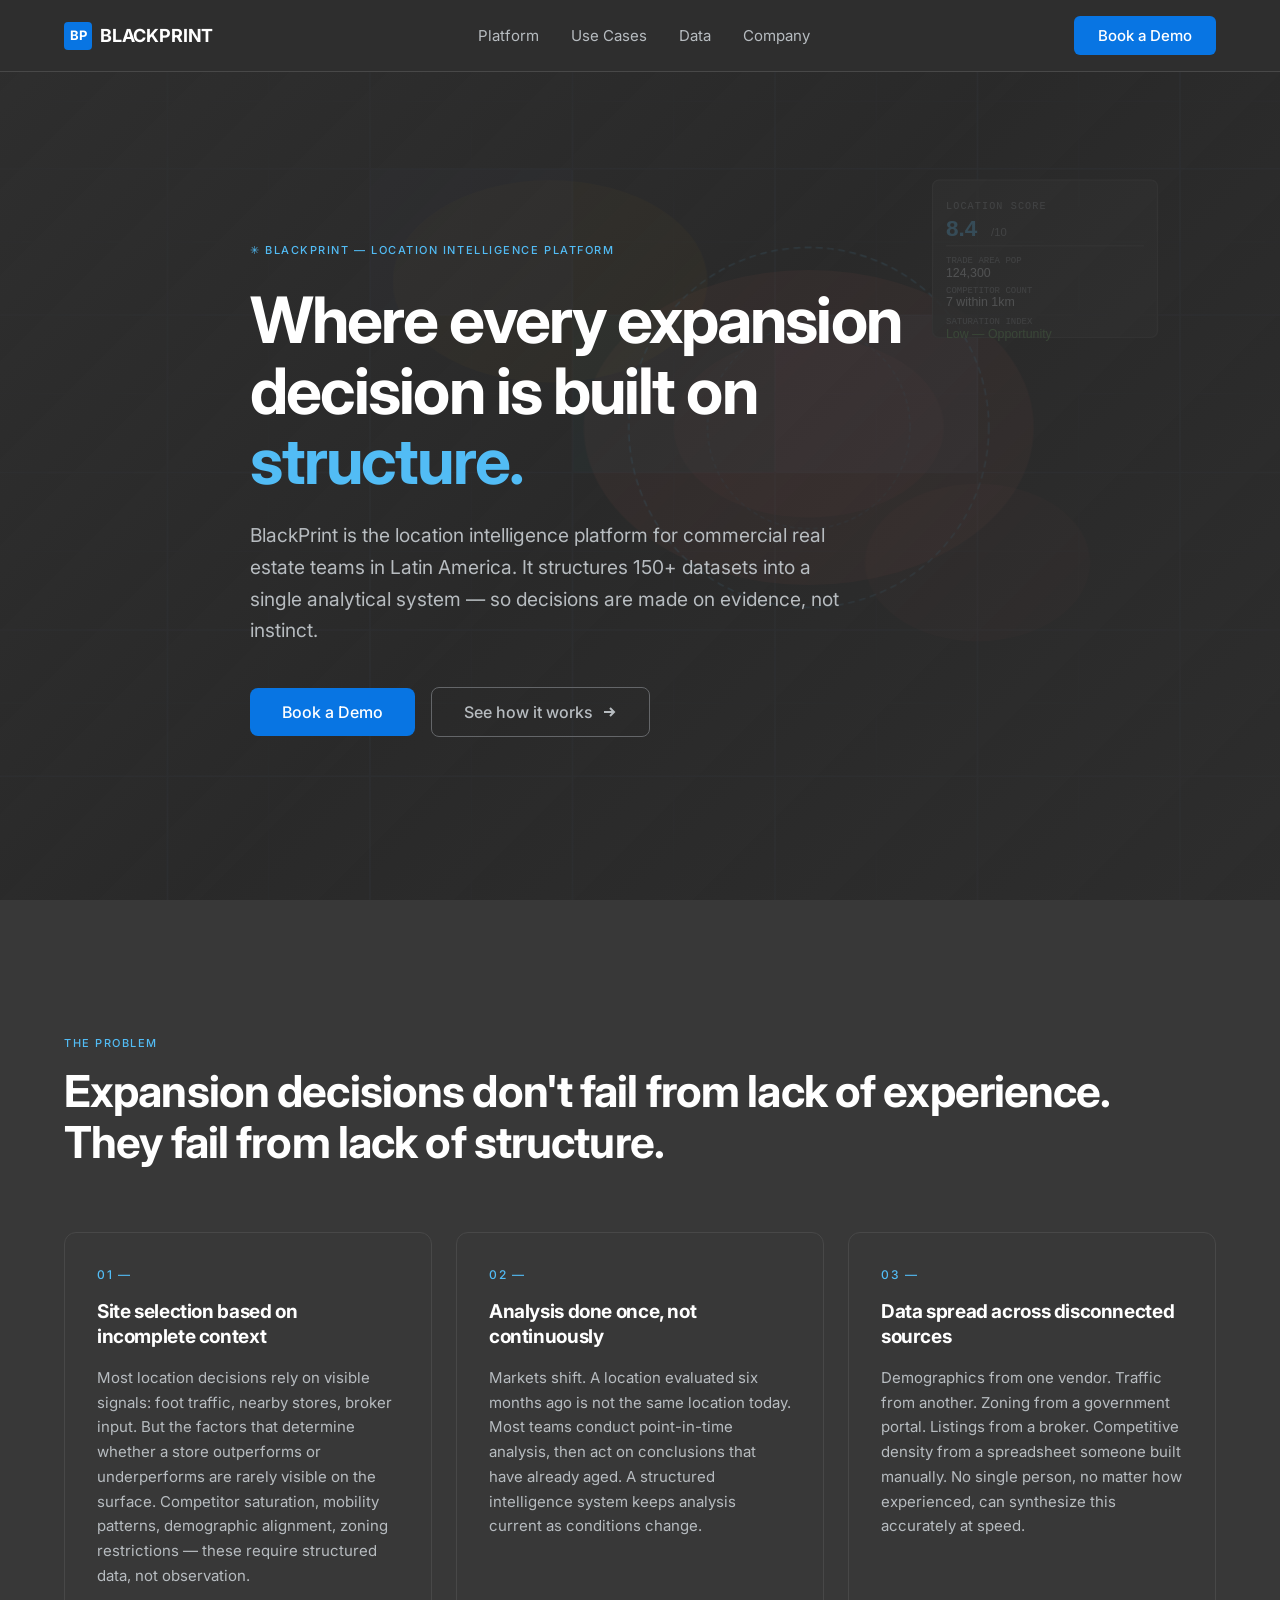
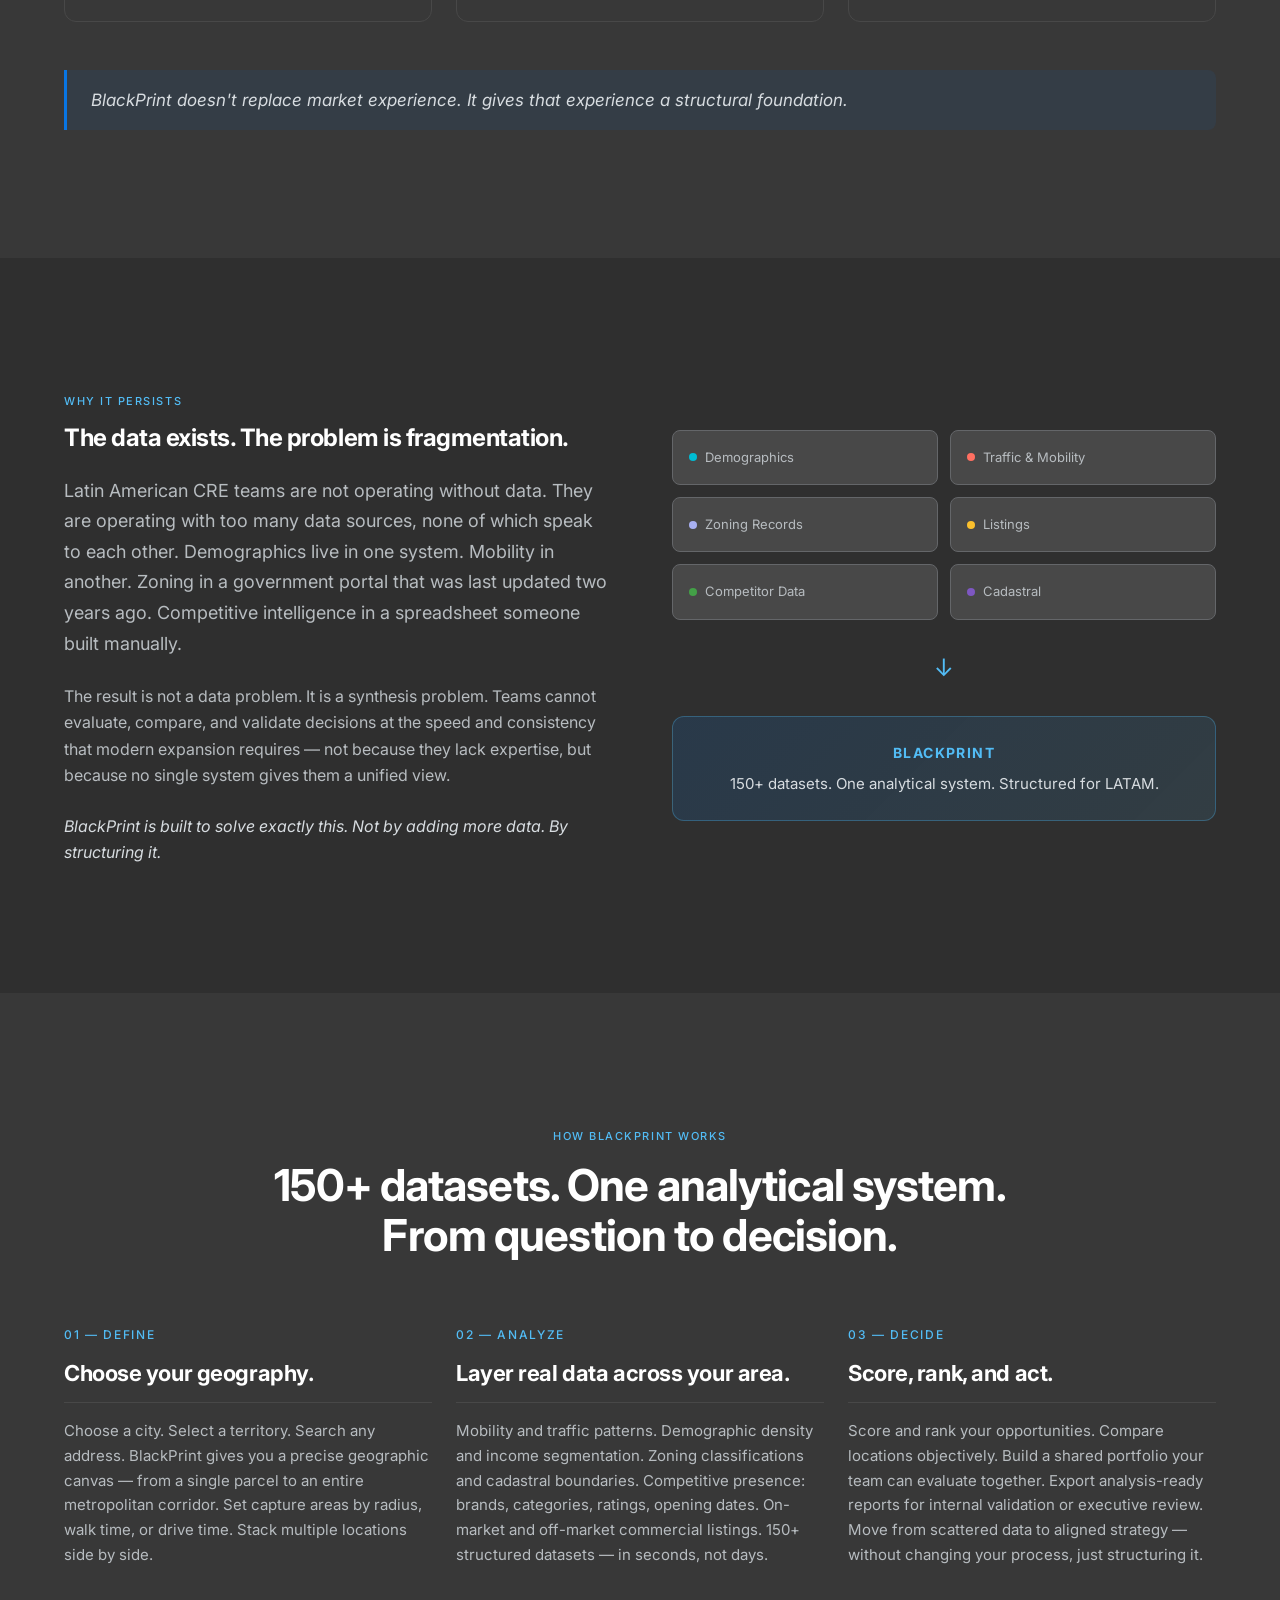
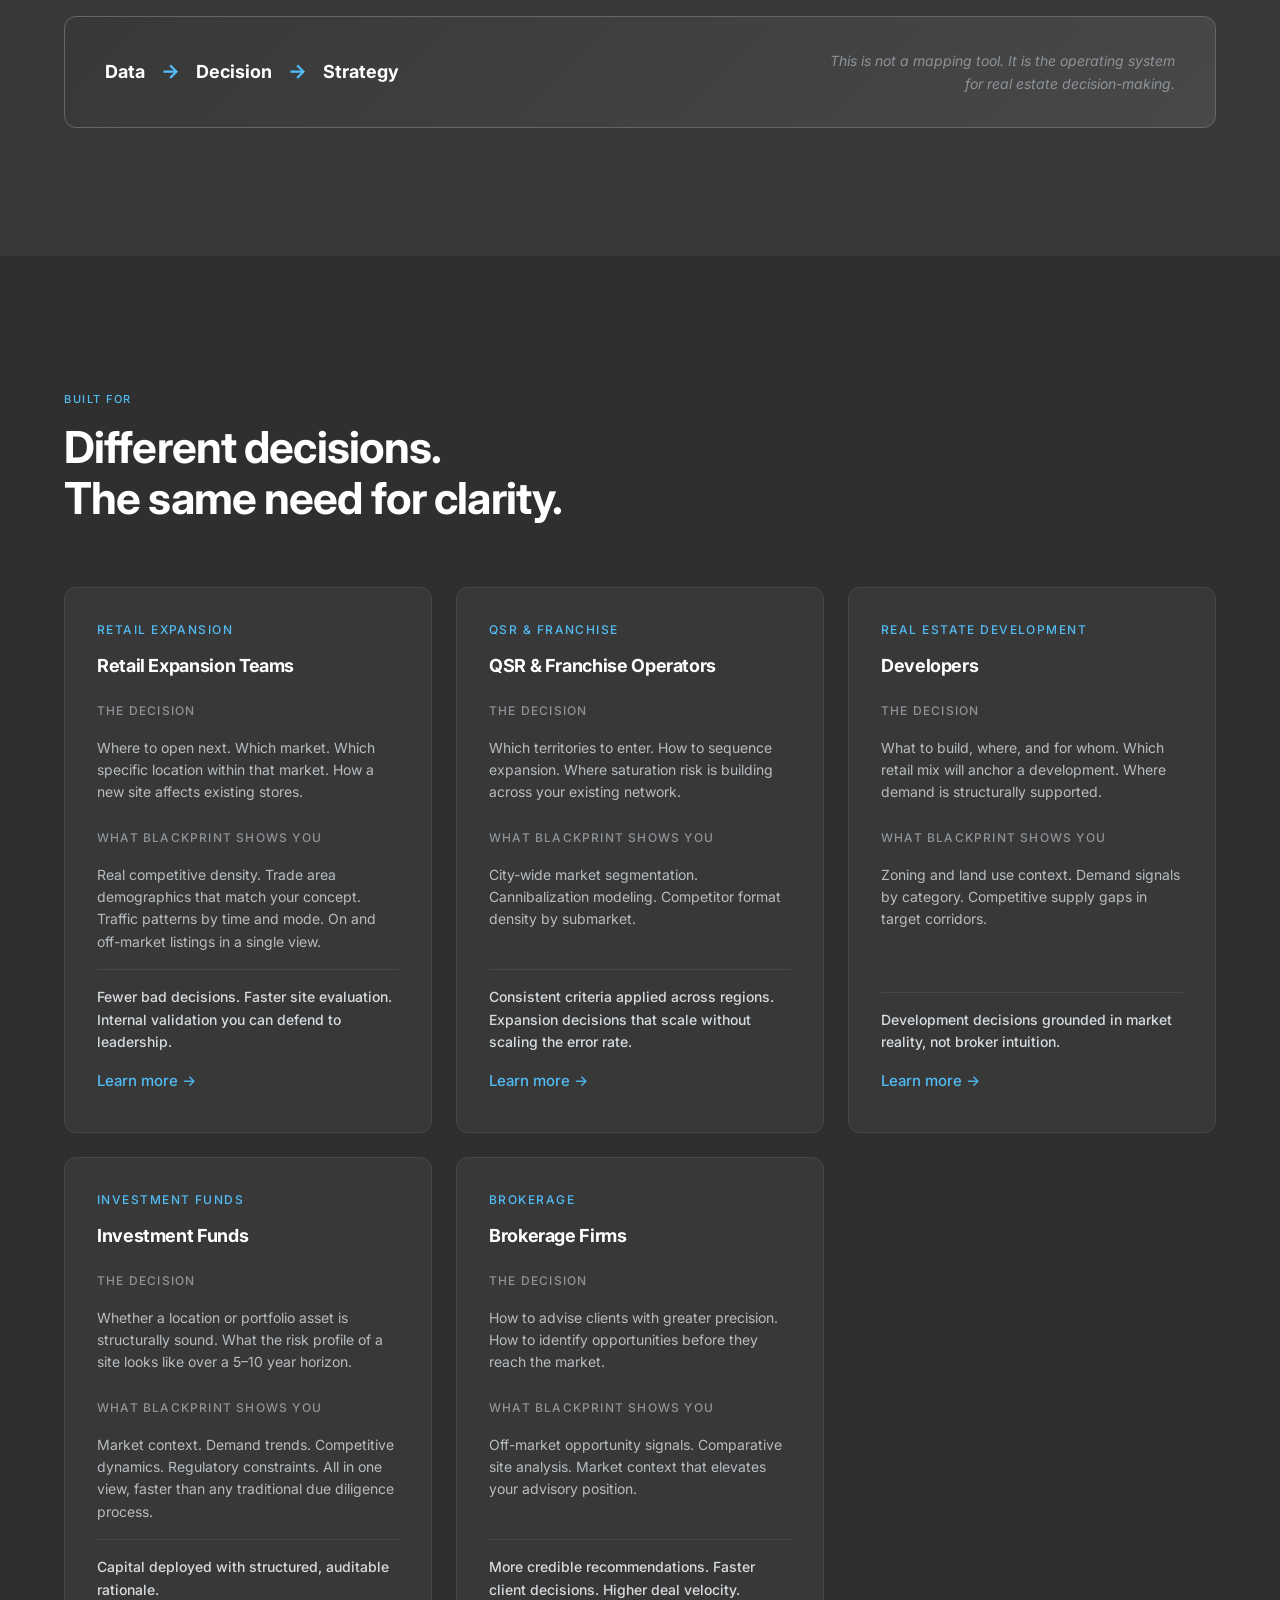
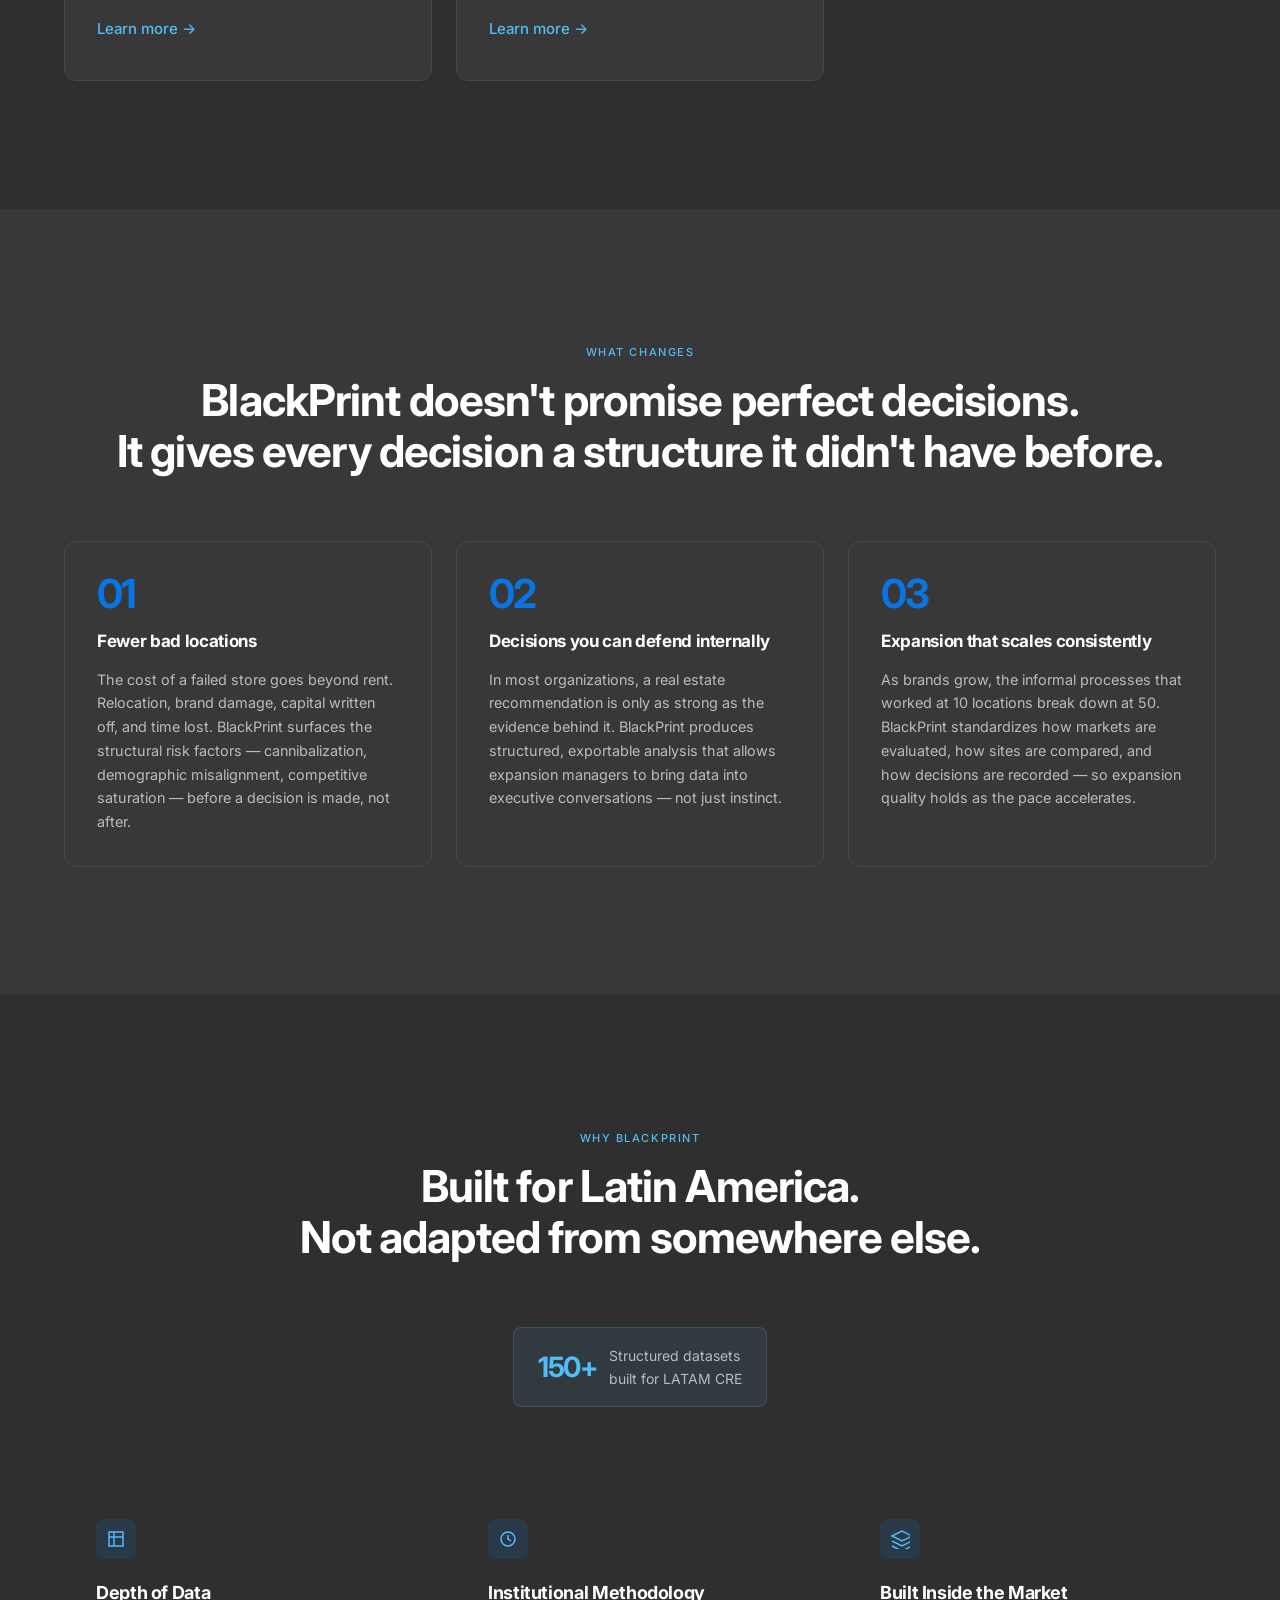
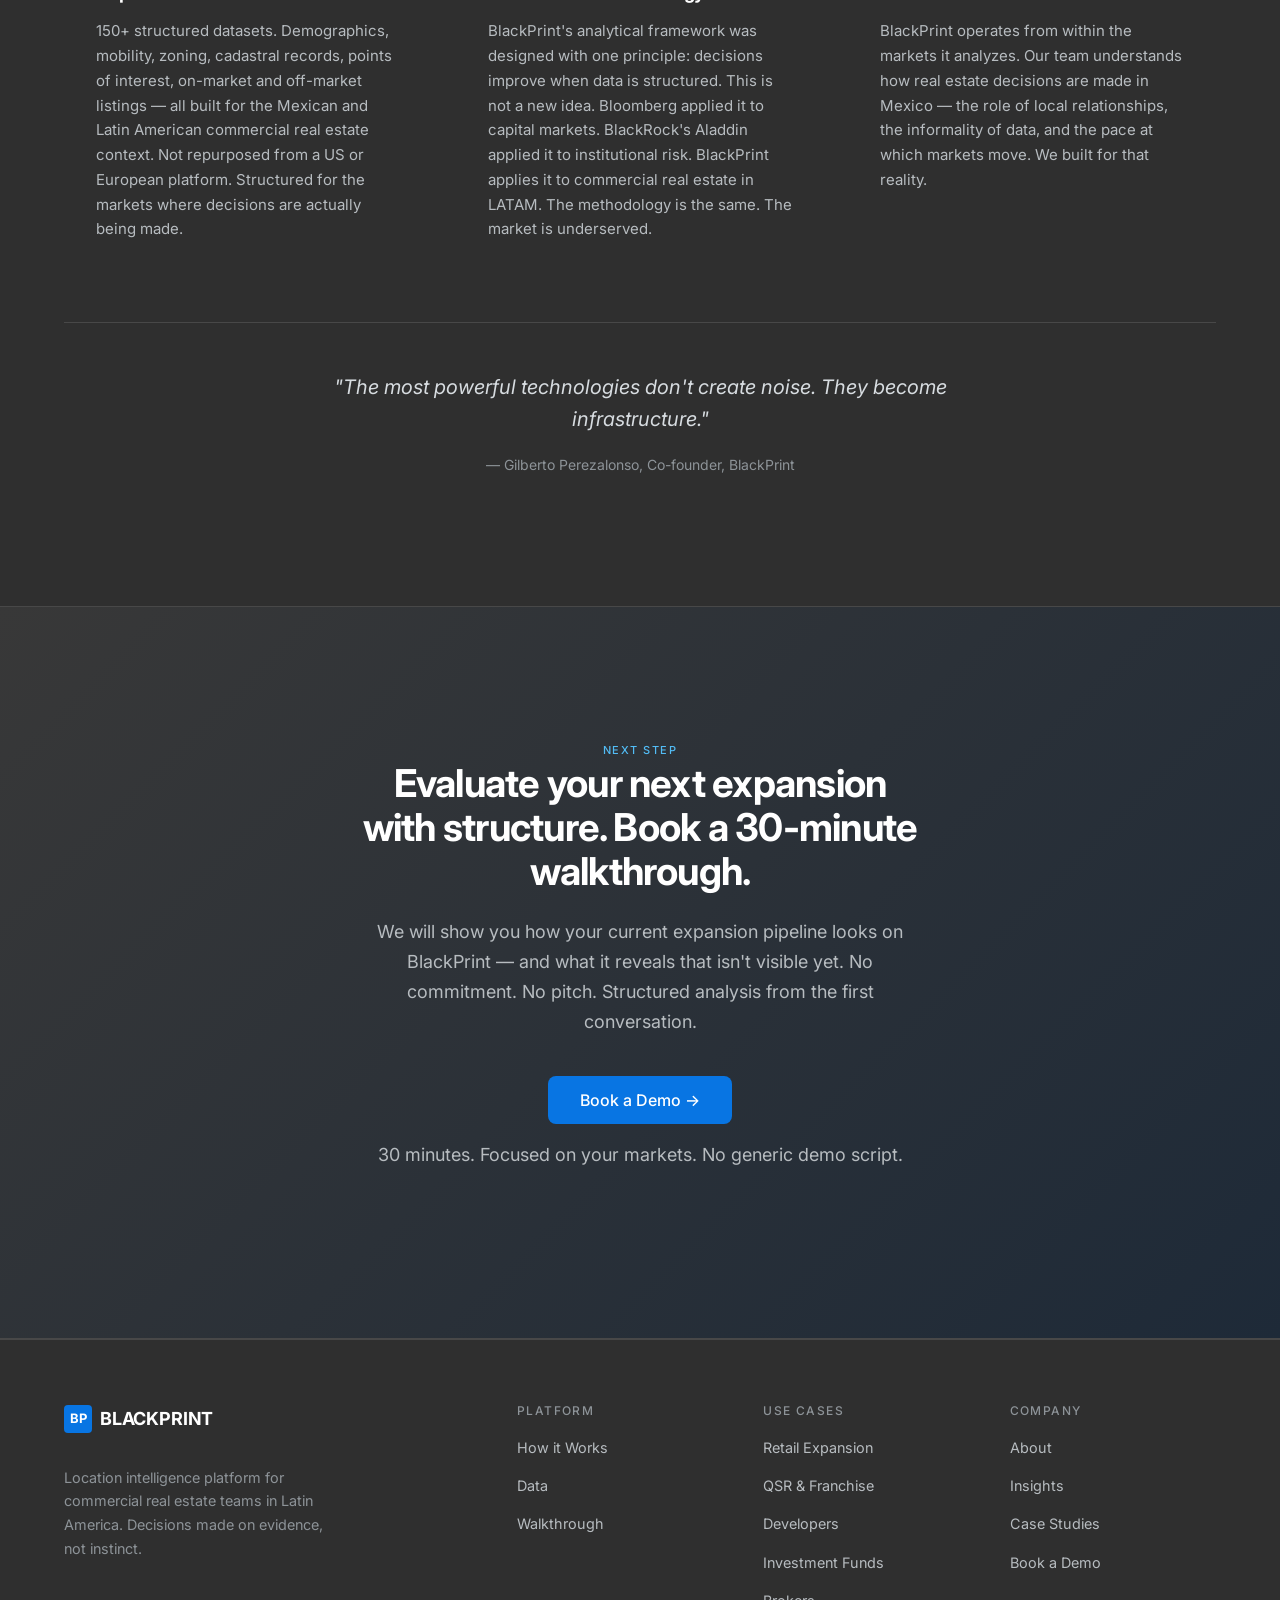
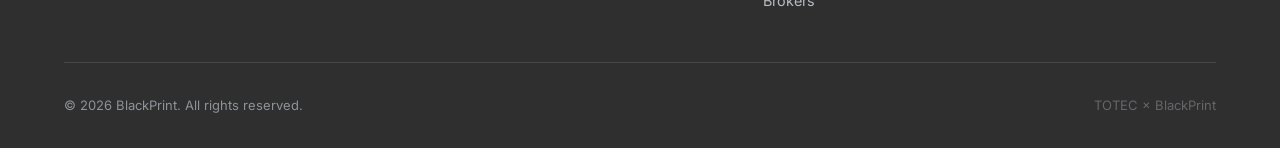
<file: index.html>
<!DOCTYPE html>
<html lang="en">
<head>
  <meta charset="UTF-8" />
  <meta name="viewport" content="width=device-width, initial-scale=1.0" />
  <title>BlackPrint — Location Intelligence for Latin American CRE</title>
  <meta name="description" content="BlackPrint structures 150+ datasets into a single analytical system for commercial real estate teams in Latin America — so decisions are made on evidence, not instinct." />
  <link rel="preconnect" href="https://fonts.googleapis.com" />
  <link rel="preconnect" href="https://fonts.gstatic.com" crossorigin />
  <link href="https://fonts.googleapis.com/css2?family=Inter:wght@400;500;700&display=swap" rel="stylesheet" />
  <link rel="stylesheet" href="css/style.css" />
</head>
<body>

  <!-- ======== NAVIGATION ======== -->
  <nav class="nav" id="nav">
    <div class="nav__inner">
      <a href="/" class="nav__logo">
        <div class="nav__logo-mark">BP</div>
        BLACKPRINT
      </a>

      <ul class="nav__links">
        <li><a href="platform.html" class="nav__link">Platform</a></li>
        <li><a href="use-cases/index.html" class="nav__link">Use Cases</a></li>
        <li><a href="data/index.html" class="nav__link">Data</a></li>
        <li><a href="company/index.html" class="nav__link">Company</a></li>
      </ul>

      <div class="nav__cta">
        <a href="demo.html" class="btn btn--primary">Book a Demo</a>
      </div>

      <button class="nav__toggle" id="navToggle" aria-label="Toggle menu">
        <span></span><span></span><span></span>
      </button>
    </div>
  </nav>

  <!-- ======== SECTION 1: HERO ======== -->
  <section class="hero" id="hero">
    <div class="hero__bg">
      <div class="hero__map">
        <!-- SVG Map Visualization -->
        <svg class="map-canvas" viewBox="0 0 1200 800" preserveAspectRatio="xMidYMid slice" xmlns="http://www.w3.org/2000/svg">
          <!-- Base map layer -->
          <rect width="1200" height="800" fill="#1a1a1a"/>

          <!-- Street grid - major roads -->
          <g stroke="#2d3748" stroke-width="1.5" opacity="0.6">
            <!-- Horizontal roads -->
            <line x1="0" y1="150" x2="1200" y2="150"/>
            <line x1="0" y1="280" x2="1200" y2="280"/>
            <line x1="0" y1="420" x2="1200" y2="420"/>
            <line x1="0" y1="560" x2="1200" y2="560"/>
            <line x1="0" y1="690" x2="1200" y2="690"/>
            <!-- Vertical roads -->
            <line x1="180" y1="0" x2="180" y2="800"/>
            <line x1="360" y1="0" x2="360" y2="800"/>
            <line x1="540" y1="0" x2="540" y2="800"/>
            <line x1="720" y1="0" x2="720" y2="800"/>
            <line x1="900" y1="0" x2="900" y2="800"/>
            <line x1="1080" y1="0" x2="1080" y2="800"/>
          </g>

          <!-- Secondary streets -->
          <g stroke="#232a35" stroke-width="0.75" opacity="0.5">
            <line x1="0" y1="90" x2="1200" y2="90"/>
            <line x1="0" y1="215" x2="1200" y2="215"/>
            <line x1="0" y1="350" x2="1200" y2="350"/>
            <line x1="0" y1="490" x2="1200" y2="490"/>
            <line x1="0" y1="625" x2="1200" y2="625"/>
            <line x1="270" y1="0" x2="270" y2="800"/>
            <line x1="450" y1="0" x2="450" y2="800"/>
            <line x1="630" y1="0" x2="630" y2="800"/>
            <line x1="810" y1="0" x2="810" y2="800"/>
            <line x1="990" y1="0" x2="990" y2="800"/>
          </g>

          <!-- Heat/traffic intensity layers -->
          <g class="map-layer" style="animation-delay:0.3s">
            <ellipse cx="750" cy="380" rx="200" ry="140" fill="rgba(255,111,97,0.18)"/>
            <ellipse cx="750" cy="380" rx="120" ry="80" fill="rgba(255,111,97,0.12)"/>
            <ellipse cx="520" cy="250" rx="140" ry="90" fill="rgba(255,179,0,0.12)"/>
            <ellipse cx="900" cy="500" rx="100" ry="70" fill="rgba(255,111,97,0.1)"/>
          </g>

          <!-- Demographic segments -->
          <g class="map-layer" style="animation-delay:0.5s" opacity="0.4">
            <rect x="360" y="150" width="180" height="130" rx="2" fill="#6176F8" opacity="0.1"/>
            <rect x="540" y="280" width="180" height="140" rx="2" fill="#00BCD4" opacity="0.1"/>
            <rect x="720" y="280" width="180" height="140" rx="2" fill="#A8B0F2" opacity="0.12"/>
          </g>

          <!-- Trade area radius (main featured location) -->
          <g class="map-layer" style="animation-delay:0.7s">
            <circle cx="750" cy="380" r="160" fill="none" stroke="#52BCF5" stroke-width="1" stroke-dasharray="6 4" opacity="0.6"/>
            <circle cx="750" cy="380" r="90" fill="none" stroke="#52BCF5" stroke-width="0.75" stroke-dasharray="4 3" opacity="0.4"/>
          </g>

          <!-- Location pins -->
          <!-- Primary featured pin -->
          <g class="map-pin" style="animation-delay:0.9s" transform="translate(742,350)">
            <circle cx="8" cy="8" r="10" fill="#0875E3" opacity="0.25"/>
            <circle cx="8" cy="8" r="6" fill="#0875E3"/>
            <circle cx="8" cy="8" r="3" fill="#52BCF5"/>
          </g>

          <!-- Secondary pins -->
          <g class="map-pin" style="animation-delay:1.1s" transform="translate(512,242)">
            <circle cx="6" cy="6" r="6" fill="#0875E3" opacity="0.2"/>
            <circle cx="6" cy="6" r="4" fill="#0875E3"/>
            <circle cx="6" cy="6" r="2" fill="#fff"/>
          </g>
          <g class="map-pin" style="animation-delay:1.2s" transform="translate(692,458)">
            <circle cx="6" cy="6" r="6" fill="#FE2B7C" opacity="0.2"/>
            <circle cx="6" cy="6" r="4" fill="#FE2B7C"/>
            <circle cx="6" cy="6" r="2" fill="#fff"/>
          </g>
          <g class="map-pin" style="animation-delay:1.3s" transform="translate(834,502)">
            <circle cx="6" cy="6" r="6" fill="#0875E3" opacity="0.2"/>
            <circle cx="6" cy="6" r="4" fill="#0875E3"/>
            <circle cx="6" cy="6" r="2" fill="#fff"/>
          </g>
          <g class="map-pin" style="animation-delay:1.35s" transform="translate(620,308)">
            <circle cx="5" cy="5" r="5" fill="#43A047" opacity="0.2"/>
            <circle cx="5" cy="5" r="3.5" fill="#43A047"/>
            <circle cx="5" cy="5" r="1.5" fill="#fff"/>
          </g>
          <g class="map-pin" style="animation-delay:1.4s" transform="translate(804,328)">
            <circle cx="5" cy="5" r="5" fill="#43A047" opacity="0.2"/>
            <circle cx="5" cy="5" r="3.5" fill="#43A047"/>
            <circle cx="5" cy="5" r="1.5" fill="#fff"/>
          </g>
          <g class="map-pin" style="animation-delay:1.45s" transform="translate(570,465)">
            <circle cx="5" cy="5" r="5" fill="#FBC02D" opacity="0.2"/>
            <circle cx="5" cy="5" r="3.5" fill="#FBC02D"/>
            <circle cx="5" cy="5" r="1.5" fill="#fff"/>
          </g>
          <g class="map-pin" style="animation-delay:1.5s" transform="translate(968,398)">
            <circle cx="5" cy="5" r="5" fill="#0875E3" opacity="0.2"/>
            <circle cx="5" cy="5" r="3.5" fill="#0875E3"/>
            <circle cx="5" cy="5" r="1.5" fill="#fff"/>
          </g>
          <g class="map-pin" style="animation-delay:1.55s" transform="translate(440,395)">
            <circle cx="5" cy="5" r="5" fill="#FE2B7C" opacity="0.2"/>
            <circle cx="5" cy="5" r="3.5" fill="#FE2B7C"/>
            <circle cx="5" cy="5" r="1.5" fill="#fff"/>
          </g>

          <!-- Data panel overlay on map -->
          <g class="map-layer" style="animation-delay:1.2s" transform="translate(860,160)">
            <rect width="200" height="140" rx="6" fill="rgba(47,47,47,0.85)" stroke="#484848"/>
            <text x="12" y="26" fill="#8D9398" font-size="9" font-family="monospace" letter-spacing="1">LOCATION SCORE</text>
            <text x="12" y="50" fill="#52BCF5" font-size="20" font-weight="bold" font-family="sans-serif">8.4</text>
            <text x="52" y="50" fill="#8D9398" font-size="10" font-family="sans-serif">/10</text>
            <rect x="12" y="58" width="176" height="1" fill="#484848"/>
            <text x="12" y="74" fill="#8D9398" font-size="8" font-family="monospace">TRADE AREA POP</text>
            <text x="12" y="86" fill="#D7DCE0" font-size="11" font-family="sans-serif">124,300</text>
            <text x="12" y="100" fill="#8D9398" font-size="8" font-family="monospace">COMPETITOR COUNT</text>
            <text x="12" y="112" fill="#D7DCE0" font-size="11" font-family="sans-serif">7 within 1km</text>
            <text x="12" y="128" fill="#8D9398" font-size="8" font-family="monospace">SATURATION INDEX</text>
            <text x="12" y="140" fill="#67AC5C" font-size="11" font-family="sans-serif">Low — Opportunity</text>
          </g>
        </svg>
      </div>
      <div class="hero__gradient"></div>
    </div>

    <div class="container">
      <div class="hero__content">
        <div class="hero__eyebrow">
          <span class="eyebrow">✳ BLACKPRINT — Location Intelligence Platform</span>
        </div>
        <h1 class="hero__headline animate-fade-up animate-fade-up--1">
          Where every expansion<br/>decision is built on <em>structure.</em>
        </h1>
        <p class="hero__subheadline animate-fade-up animate-fade-up--2">
          BlackPrint is the location intelligence platform for commercial real estate teams in Latin America. It structures 150+ datasets into a single analytical system — so decisions are made on evidence, not instinct.
        </p>
        <div class="hero__ctas animate-fade-up animate-fade-up--3">
          <a href="demo.html" class="btn btn--primary btn--lg">Book a Demo</a>
          <a href="platform.html" class="btn btn--secondary btn--lg">
            See how it works
            <svg viewBox="0 0 16 16" fill="none" stroke="currentColor" stroke-width="2">
              <path d="M3 8h10M9 4l4 4-4 4"/>
            </svg>
          </a>
        </div>
      </div>
    </div>
  </section>

  <!-- ======== SECTION 2: PROBLEM REFRAME ======== -->
  <section class="section section--mid" id="problem">
    <div class="container">
      <div class="section-header reveal">
        <span class="eyebrow">The Problem</span>
        <h2>Expansion decisions don't fail from lack of experience.<br/>They fail from lack of structure.</h2>
      </div>

      <div class="problem-cards">
        <div class="problem-card reveal">
          <div class="problem-card__number">01 —</div>
          <h3>Site selection based on incomplete context</h3>
          <p>Most location decisions rely on visible signals: foot traffic, nearby stores, broker input. But the factors that determine whether a store outperforms or underperforms are rarely visible on the surface. Competitor saturation, mobility patterns, demographic alignment, zoning restrictions — these require structured data, not observation.</p>
        </div>
        <div class="problem-card reveal">
          <div class="problem-card__number">02 —</div>
          <h3>Analysis done once, not continuously</h3>
          <p>Markets shift. A location evaluated six months ago is not the same location today. Most teams conduct point-in-time analysis, then act on conclusions that have already aged. A structured intelligence system keeps analysis current as conditions change.</p>
        </div>
        <div class="problem-card reveal">
          <div class="problem-card__number">03 —</div>
          <h3>Data spread across disconnected sources</h3>
          <p>Demographics from one vendor. Traffic from another. Zoning from a government portal. Listings from a broker. Competitive density from a spreadsheet someone built manually. No single person, no matter how experienced, can synthesize this accurately at speed.</p>
        </div>
      </div>

      <div class="bridge-line reveal">
        <p>BlackPrint doesn't replace market experience. It gives that experience a structural foundation.</p>
      </div>
    </div>
  </section>

  <!-- ======== SECTION 3: THE GAP ======== -->
  <section class="section section--dark" id="gap">
    <div class="container">
      <div class="gap-content">
        <div class="reveal">
          <span class="eyebrow">Why It Persists</span>
          <h2 style="margin-top:0.75rem;margin-bottom:1.5rem;">The data exists. The problem is fragmentation.</h2>
          <p class="body-large" style="color:var(--depth-3);margin-bottom:1.5rem;">
            Latin American CRE teams are not operating without data. They are operating with too many data sources, none of which speak to each other. Demographics live in one system. Mobility in another. Zoning in a government portal that was last updated two years ago. Competitive intelligence in a spreadsheet someone built manually.
          </p>
          <p style="color:var(--depth-3);margin-bottom:1.5rem;">
            The result is not a data problem. It is a synthesis problem. Teams cannot evaluate, compare, and validate decisions at the speed and consistency that modern expansion requires — not because they lack expertise, but because no single system gives them a unified view.
          </p>
          <p style="color:var(--depth-1);font-style:italic;">
            BlackPrint is built to solve exactly this. Not by adding more data. By structuring it.
          </p>
        </div>

        <div class="gap-visual reveal">
          <div class="gap-boxes">
            <div class="gap-box"><div class="gap-box__icon" style="background:#00BCD4"></div>Demographics</div>
            <div class="gap-box"><div class="gap-box__icon" style="background:#FF6F61"></div>Traffic &amp; Mobility</div>
            <div class="gap-box"><div class="gap-box__icon" style="background:#A8B0F2"></div>Zoning Records</div>
            <div class="gap-box"><div class="gap-box__icon" style="background:#FBC02D"></div>Listings</div>
            <div class="gap-box"><div class="gap-box__icon" style="background:#43A047"></div>Competitor Data</div>
            <div class="gap-box"><div class="gap-box__icon" style="background:#7E57C2"></div>Cadastral</div>

            <div class="gap-arrow" style="grid-column:1/-1;padding:1rem 0;color:var(--blue-highlight);font-size:1.5rem;">↓</div>

            <div class="gap-unified">
              <strong>BlackPrint</strong>
              <p>150+ datasets. One analytical system. Structured for LATAM.</p>
            </div>
          </div>
        </div>
      </div>
    </div>
  </section>

  <!-- ======== SECTION 4: THE SYSTEM ======== -->
  <section class="section section--mid" id="system">
    <div class="container">
      <div class="section-header section-header--center reveal">
        <span class="eyebrow">How BlackPrint Works</span>
        <h2>150+ datasets. One analytical system.<br/>From question to decision.</h2>
      </div>

      <div class="workflow-steps">
        <div class="workflow-step reveal">
          <div class="workflow-step__num">01 — Define</div>
          <h3 class="workflow-step__title">Choose your geography.</h3>
          <p>Choose a city. Select a territory. Search any address. BlackPrint gives you a precise geographic canvas — from a single parcel to an entire metropolitan corridor. Set capture areas by radius, walk time, or drive time. Stack multiple locations side by side.</p>
        </div>
        <div class="workflow-step reveal">
          <div class="workflow-step__num">02 — Analyze</div>
          <h3 class="workflow-step__title">Layer real data across your area.</h3>
          <p>Mobility and traffic patterns. Demographic density and income segmentation. Zoning classifications and cadastral boundaries. Competitive presence: brands, categories, ratings, opening dates. On-market and off-market commercial listings. 150+ structured datasets — in seconds, not days.</p>
        </div>
        <div class="workflow-step reveal">
          <div class="workflow-step__num">03 — Decide</div>
          <h3 class="workflow-step__title">Score, rank, and act.</h3>
          <p>Score and rank your opportunities. Compare locations objectively. Build a shared portfolio your team can evaluate together. Export analysis-ready reports for internal validation or executive review. Move from scattered data to aligned strategy — without changing your process, just structuring it.</p>
        </div>
      </div>

      <div class="system-callout reveal">
        <div class="system-callout__flow">
          <span>Data</span>
          <span class="arrow">→</span>
          <span>Decision</span>
          <span class="arrow">→</span>
          <span>Strategy</span>
        </div>
        <p class="system-callout__desc">This is not a mapping tool. It is the operating system for real estate decision-making.</p>
      </div>
    </div>
  </section>

  <!-- ======== SECTION 5: USE CASES / ICP ======== -->
  <section class="section section--dark" id="use-cases">
    <div class="container">
      <div class="section-header reveal">
        <span class="eyebrow">Built For</span>
        <h2>Different decisions.<br/>The same need for clarity.</h2>
      </div>

      <div class="icp-cards">
        <!-- Card 1: Retail -->
        <div class="icp-card reveal">
          <div class="icp-card__role">Retail Expansion</div>
          <h3>Retail Expansion Teams</h3>
          <div class="icp-card__section-label">The decision</div>
          <p>Where to open next. Which market. Which specific location within that market. How a new site affects existing stores.</p>
          <div class="icp-card__section-label">What BlackPrint shows you</div>
          <p>Real competitive density. Trade area demographics that match your concept. Traffic patterns by time and mode. On and off-market listings in a single view.</p>
          <div class="outcome">
            <p>Fewer bad decisions. Faster site evaluation. Internal validation you can defend to leadership.</p>
            <a href="use-cases/retail.html" class="btn btn--ghost mt-4">
              Learn more →
            </a>
          </div>
        </div>

        <!-- Card 2: QSR -->
        <div class="icp-card reveal">
          <div class="icp-card__role">QSR &amp; Franchise</div>
          <h3>QSR &amp; Franchise Operators</h3>
          <div class="icp-card__section-label">The decision</div>
          <p>Which territories to enter. How to sequence expansion. Where saturation risk is building across your existing network.</p>
          <div class="icp-card__section-label">What BlackPrint shows you</div>
          <p>City-wide market segmentation. Cannibalization modeling. Competitor format density by submarket.</p>
          <div class="outcome">
            <p>Consistent criteria applied across regions. Expansion decisions that scale without scaling the error rate.</p>
            <a href="use-cases/qsr.html" class="btn btn--ghost mt-4">Learn more →</a>
          </div>
        </div>

        <!-- Card 3: Developers -->
        <div class="icp-card reveal">
          <div class="icp-card__role">Real Estate Development</div>
          <h3>Developers</h3>
          <div class="icp-card__section-label">The decision</div>
          <p>What to build, where, and for whom. Which retail mix will anchor a development. Where demand is structurally supported.</p>
          <div class="icp-card__section-label">What BlackPrint shows you</div>
          <p>Zoning and land use context. Demand signals by category. Competitive supply gaps in target corridors.</p>
          <div class="outcome">
            <p>Development decisions grounded in market reality, not broker intuition.</p>
            <a href="use-cases/developers.html" class="btn btn--ghost mt-4">Learn more →</a>
          </div>
        </div>

        <!-- Card 4: Funds -->
        <div class="icp-card reveal">
          <div class="icp-card__role">Investment Funds</div>
          <h3>Investment Funds</h3>
          <div class="icp-card__section-label">The decision</div>
          <p>Whether a location or portfolio asset is structurally sound. What the risk profile of a site looks like over a 5–10 year horizon.</p>
          <div class="icp-card__section-label">What BlackPrint shows you</div>
          <p>Market context. Demand trends. Competitive dynamics. Regulatory constraints. All in one view, faster than any traditional due diligence process.</p>
          <div class="outcome">
            <p>Capital deployed with structured, auditable rationale.</p>
            <a href="use-cases/funds.html" class="btn btn--ghost mt-4">Learn more →</a>
          </div>
        </div>

        <!-- Card 5: Brokers -->
        <div class="icp-card reveal">
          <div class="icp-card__role">Brokerage</div>
          <h3>Brokerage Firms</h3>
          <div class="icp-card__section-label">The decision</div>
          <p>How to advise clients with greater precision. How to identify opportunities before they reach the market.</p>
          <div class="icp-card__section-label">What BlackPrint shows you</div>
          <p>Off-market opportunity signals. Comparative site analysis. Market context that elevates your advisory position.</p>
          <div class="outcome">
            <p>More credible recommendations. Faster client decisions. Higher deal velocity.</p>
            <a href="use-cases/brokers.html" class="btn btn--ghost mt-4">Learn more →</a>
          </div>
        </div>
      </div>
    </div>
  </section>

  <!-- ======== SECTION 6: OUTCOMES ======== -->
  <section class="section section--mid" id="outcomes">
    <div class="container">
      <div class="section-header section-header--center reveal">
        <span class="eyebrow">What Changes</span>
        <h2>BlackPrint doesn't promise perfect decisions.<br/>It gives every decision a structure it didn't have before.</h2>
      </div>

      <div class="outcome-blocks">
        <div class="outcome-block reveal">
          <div class="outcome-block__num">01</div>
          <h3>Fewer bad locations</h3>
          <p>The cost of a failed store goes beyond rent. Relocation, brand damage, capital written off, and time lost. BlackPrint surfaces the structural risk factors — cannibalization, demographic misalignment, competitive saturation — before a decision is made, not after.</p>
        </div>
        <div class="outcome-block reveal">
          <div class="outcome-block__num">02</div>
          <h3>Decisions you can defend internally</h3>
          <p>In most organizations, a real estate recommendation is only as strong as the evidence behind it. BlackPrint produces structured, exportable analysis that allows expansion managers to bring data into executive conversations — not just instinct.</p>
        </div>
        <div class="outcome-block reveal">
          <div class="outcome-block__num">03</div>
          <h3>Expansion that scales consistently</h3>
          <p>As brands grow, the informal processes that worked at 10 locations break down at 50. BlackPrint standardizes how markets are evaluated, how sites are compared, and how decisions are recorded — so expansion quality holds as the pace accelerates.</p>
        </div>
      </div>
    </div>
  </section>

  <!-- ======== SECTION 7: CREDIBILITY ======== -->
  <section class="section section--dark" id="credibility">
    <div class="container">
      <div class="section-header section-header--center reveal">
        <span class="eyebrow">Why BlackPrint</span>
        <h2>Built for Latin America.<br/>Not adapted from somewhere else.</h2>
      </div>

      <!-- Data stat -->
      <div style="display:flex;justify-content:center;margin-bottom:var(--space-12);" class="reveal">
        <div class="data-stat">
          <div class="data-stat__num">150+</div>
          <div class="data-stat__label">Structured datasets<br/>built for LATAM CRE</div>
        </div>
      </div>

      <div class="credibility-pillars">
        <div class="credibility-pillar reveal">
          <div class="credibility-pillar__icon">
            <svg width="20" height="20" viewBox="0 0 20 20" fill="none" stroke="currentColor" stroke-width="1.5">
              <path d="M3 3h14v14H3zM3 8h14M8 3v14"/>
            </svg>
          </div>
          <h3>Depth of Data</h3>
          <p>150+ structured datasets. Demographics, mobility, zoning, cadastral records, points of interest, on-market and off-market listings — all built for the Mexican and Latin American commercial real estate context. Not repurposed from a US or European platform. Structured for the markets where decisions are actually being made.</p>
        </div>

        <div class="credibility-pillar reveal">
          <div class="credibility-pillar__icon">
            <svg width="20" height="20" viewBox="0 0 20 20" fill="none" stroke="currentColor" stroke-width="1.5">
              <circle cx="10" cy="10" r="7"/>
              <path d="M10 6v4l3 2"/>
            </svg>
          </div>
          <h3>Institutional Methodology</h3>
          <p>BlackPrint's analytical framework was designed with one principle: decisions improve when data is structured. This is not a new idea. Bloomberg applied it to capital markets. BlackRock's Aladdin applied it to institutional risk. BlackPrint applies it to commercial real estate in LATAM. The methodology is the same. The market is underserved.</p>
        </div>

        <div class="credibility-pillar reveal">
          <div class="credibility-pillar__icon">
            <svg width="20" height="20" viewBox="0 0 20 20" fill="none" stroke="currentColor" stroke-width="1.5">
              <path d="M12 2L2 7l10 5 10-5zM2 17l10 5 10-5M2 12l10 5 10-5"/>
            </svg>
          </div>
          <h3>Built Inside the Market</h3>
          <p>BlackPrint operates from within the markets it analyzes. Our team understands how real estate decisions are made in Mexico — the role of local relationships, the informality of data, and the pace at which markets move. We built for that reality.</p>
        </div>
      </div>

      <div class="quote-block reveal">
        <blockquote>
          "The most powerful technologies don't create noise. They become infrastructure."
        </blockquote>
        <cite>— Gilberto Perezalonso, Co-founder, BlackPrint</cite>
      </div>
    </div>
  </section>

  <!-- ======== SECTION 8: FINAL CTA ======== -->
  <section class="final-cta" id="cta">
    <div class="container">
      <div class="reveal">
        <span class="eyebrow">Next Step</span>
        <h2>Evaluate your next expansion<br/>with structure. Book a 30-minute walkthrough.</h2>
        <p>We will show you how your current expansion pipeline looks on BlackPrint — and what it reveals that isn't visible yet. No commitment. No pitch. Structured analysis from the first conversation.</p>
        <div class="final-cta__actions">
          <a href="demo.html" class="btn btn--primary btn--lg">Book a Demo →</a>
          <p class="final-cta__note">30 minutes. Focused on your markets. No generic demo script.</p>
        </div>
      </div>
    </div>
  </section>

  <!-- ======== FOOTER ======== -->
  <footer class="footer">
    <div class="container">
      <div class="footer__grid">
        <div class="footer__brand">
          <a href="/" class="nav__logo" style="margin-bottom:1rem;display:inline-flex;">
            <div class="nav__logo-mark">BP</div>
            BLACKPRINT
          </a>
          <p>Location intelligence platform for commercial real estate teams in Latin America. Decisions made on evidence, not instinct.</p>
        </div>
        <div class="footer__col">
          <h4>Platform</h4>
          <ul>
            <li><a href="platform.html">How it Works</a></li>
            <li><a href="data/index.html">Data</a></li>
            <li><a href="platform.html#walkthrough">Walkthrough</a></li>
          </ul>
        </div>
        <div class="footer__col">
          <h4>Use Cases</h4>
          <ul>
            <li><a href="use-cases/retail.html">Retail Expansion</a></li>
            <li><a href="use-cases/qsr.html">QSR &amp; Franchise</a></li>
            <li><a href="use-cases/developers.html">Developers</a></li>
            <li><a href="use-cases/funds.html">Investment Funds</a></li>
            <li><a href="use-cases/brokers.html">Brokers</a></li>
          </ul>
        </div>
        <div class="footer__col">
          <h4>Company</h4>
          <ul>
            <li><a href="company/index.html">About</a></li>
            <li><a href="insights/index.html">Insights</a></li>
            <li><a href="case-studies/index.html">Case Studies</a></li>
            <li><a href="demo.html">Book a Demo</a></li>
          </ul>
        </div>
      </div>
      <div class="footer__bottom">
        <p>© 2026 BlackPrint. All rights reserved.</p>
        <p style="color:var(--depth-6);">TOTEC × BlackPrint</p>
      </div>
    </div>
  </footer>

  <script src="js/main.js"></script>
</body>
</html>
</file>
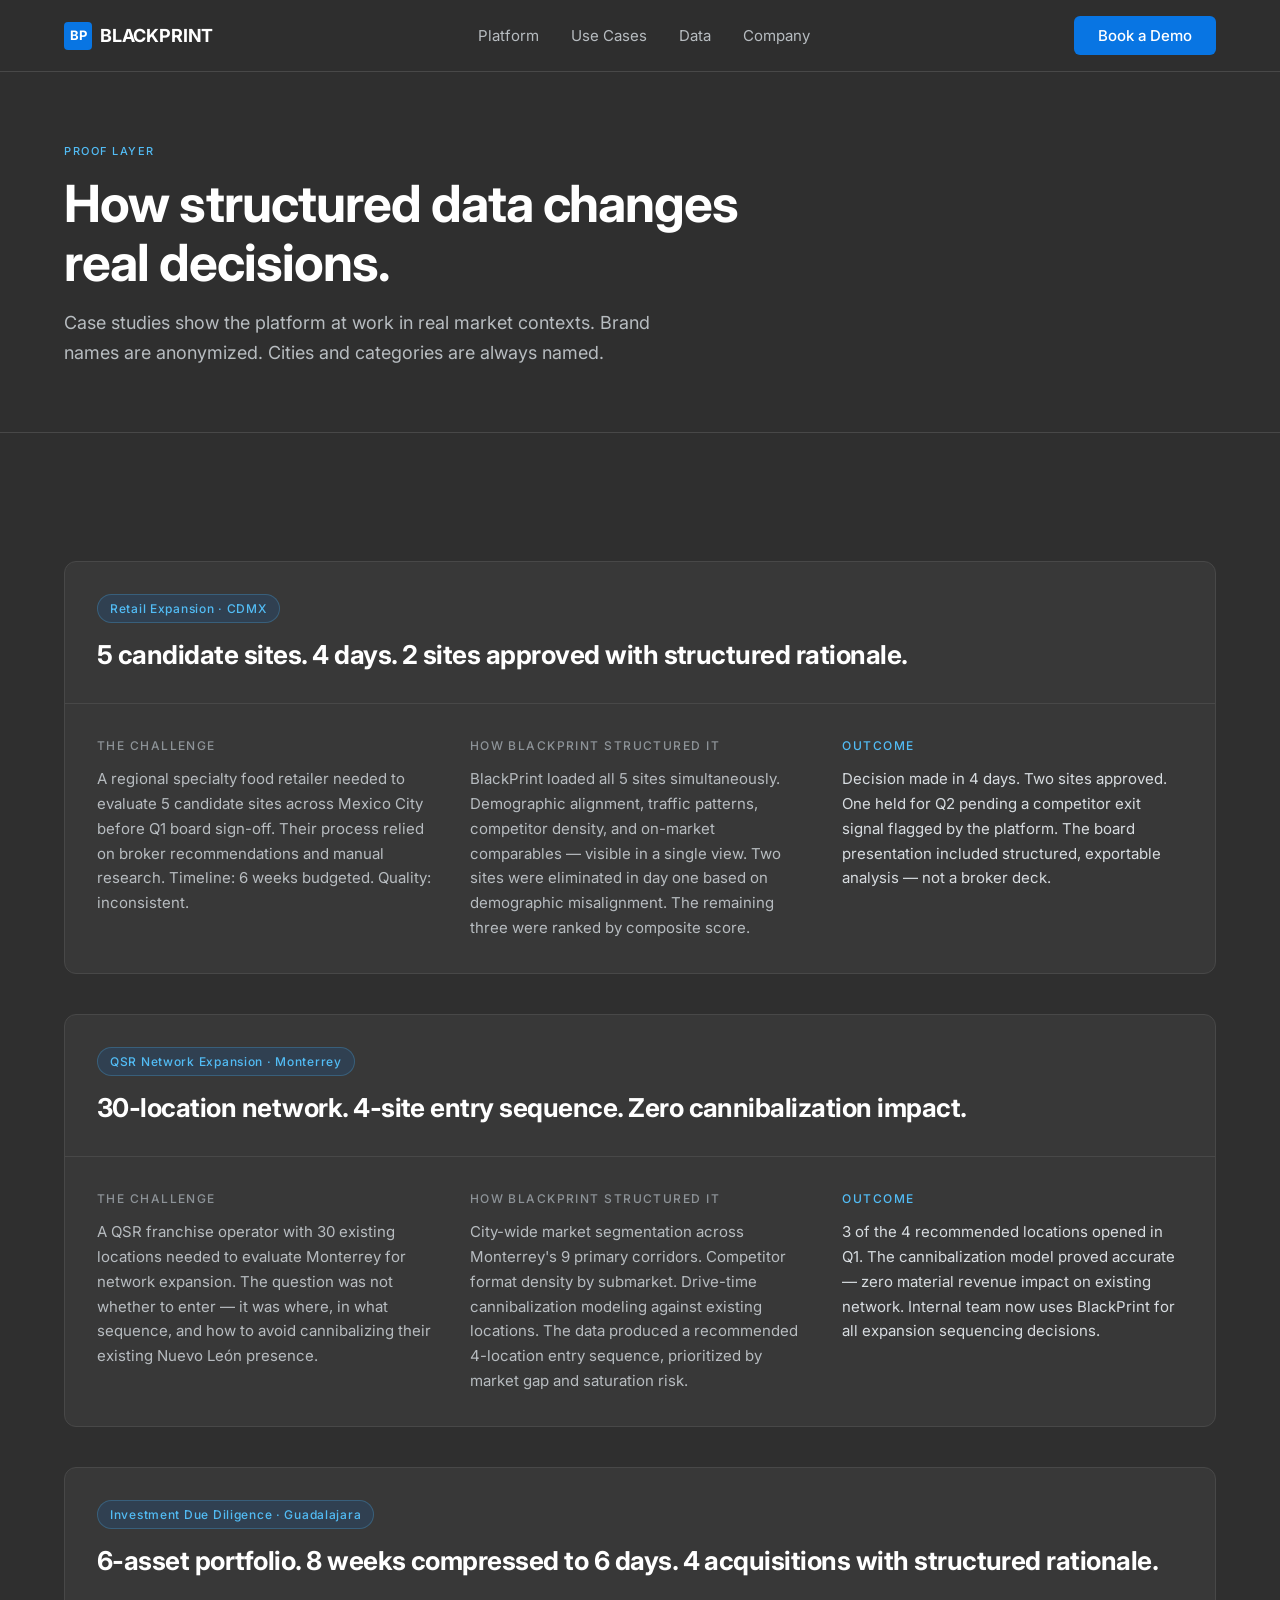
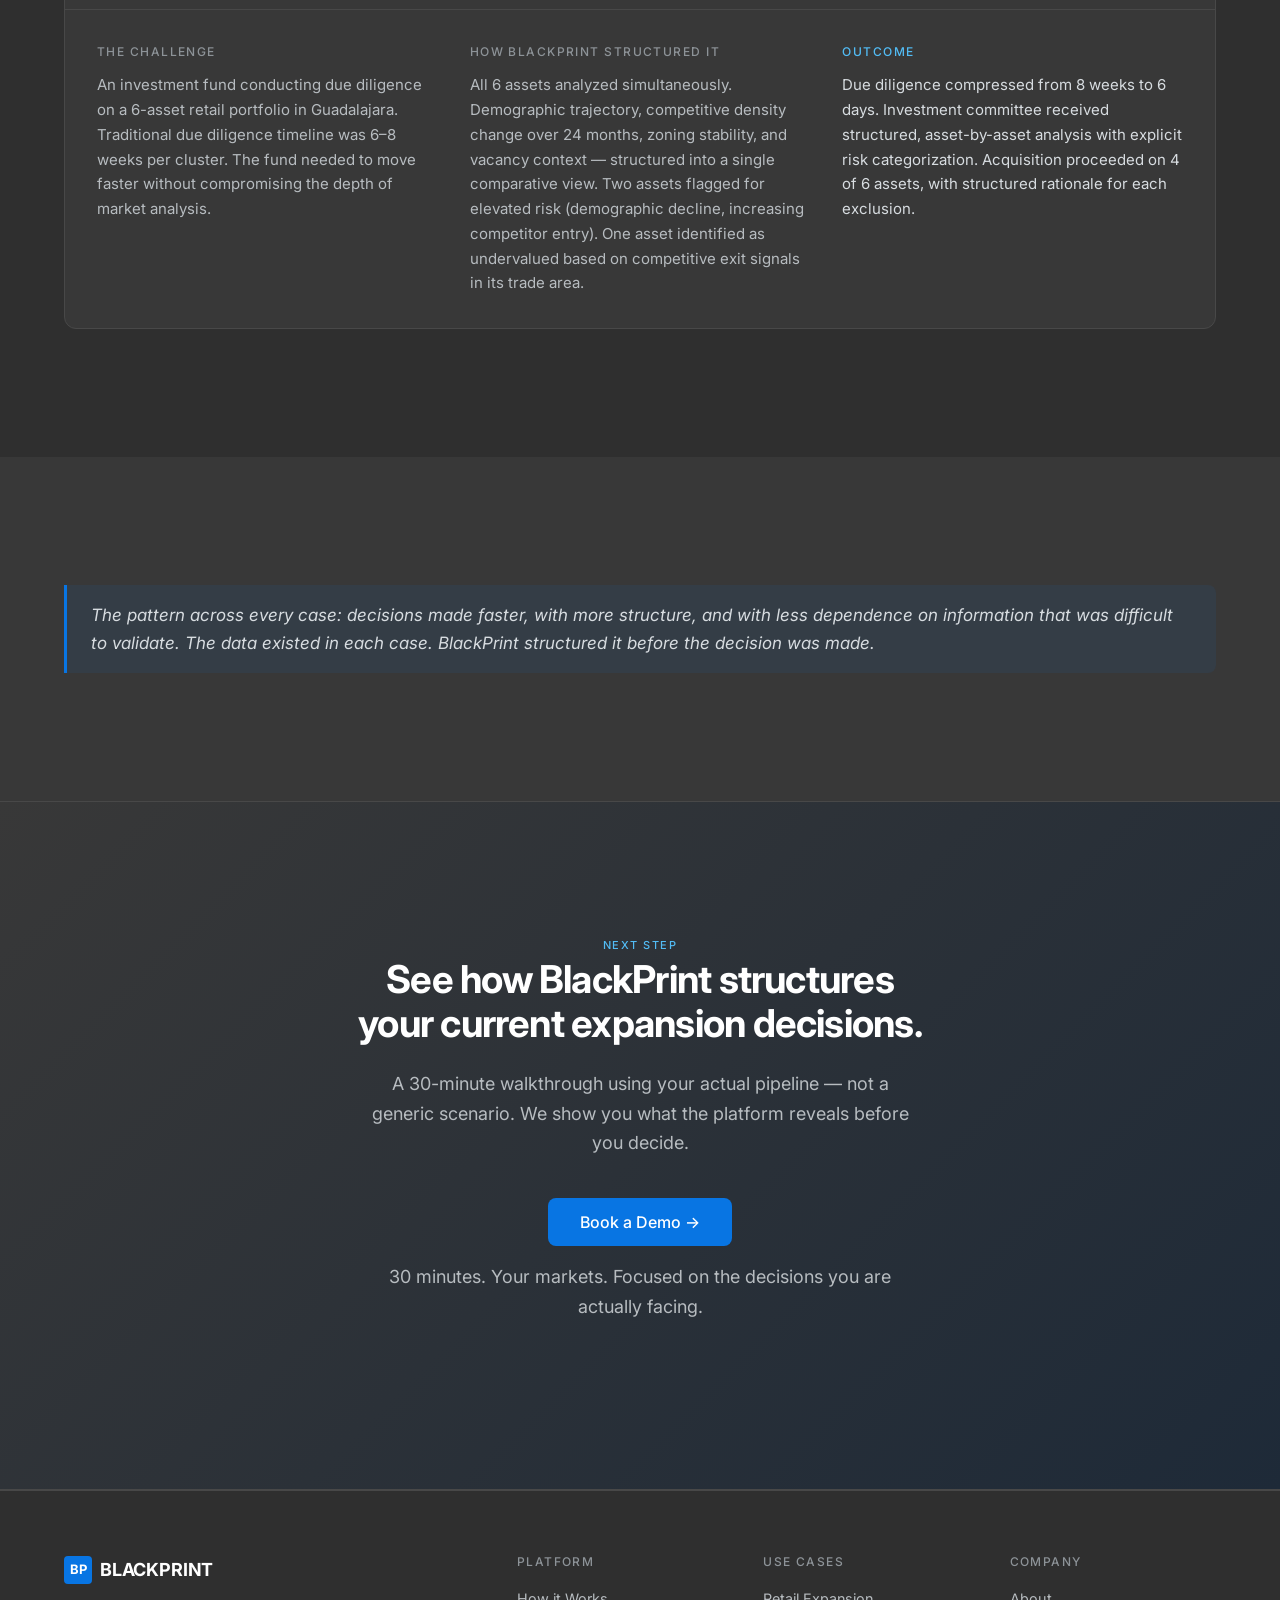
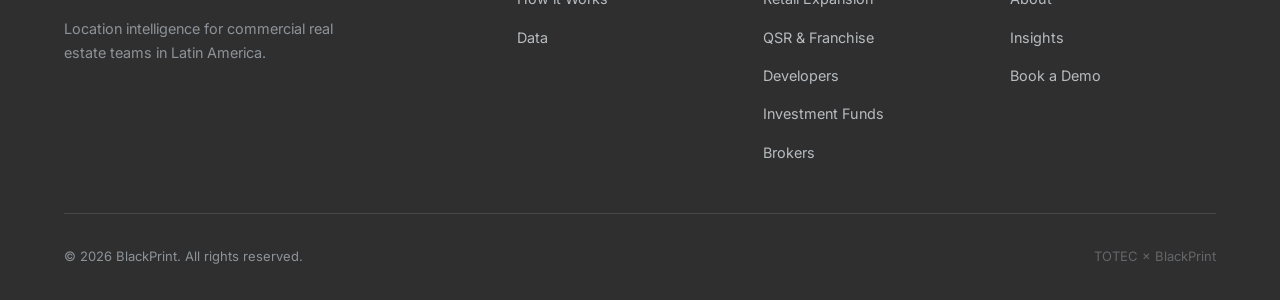
<file: case-studies/index.html>
<!DOCTYPE html>
<html lang="en">
<head>
  <meta charset="UTF-8" />
  <meta name="viewport" content="width=device-width, initial-scale=1.0" />
  <title>Case Studies — BlackPrint</title>
  <meta name="description" content="How structured data changes real decisions. BlackPrint case studies from retail expansion, QSR network growth, and investment due diligence in Latin America." />
  <link rel="preconnect" href="https://fonts.googleapis.com" />
  <link rel="preconnect" href="https://fonts.gstatic.com" crossorigin />
  <link href="https://fonts.googleapis.com/css2?family=Inter:wght@400;500;700&display=swap" rel="stylesheet" />
  <link rel="stylesheet" href="../css/style.css" />
</head>
<body>

  <!-- ======== NAVIGATION ======== -->
  <nav class="nav" id="nav">
    <div class="nav__inner">
      <a href="/" class="nav__logo">
        <div class="nav__logo-mark">BP</div>
        BLACKPRINT
      </a>
      <ul class="nav__links">
        <li><a href="../platform.html" class="nav__link">Platform</a></li>
        <li><a href="../use-cases/index.html" class="nav__link">Use Cases</a></li>
        <li><a href="../data/index.html" class="nav__link">Data</a></li>
        <li><a href="../company/index.html" class="nav__link">Company</a></li>
      </ul>
      <div class="nav__cta">
        <a href="../demo.html" class="btn btn--primary">Book a Demo</a>
      </div>
      <button class="nav__toggle" id="navToggle" aria-label="Toggle menu">
        <span></span><span></span><span></span>
      </button>
    </div>
  </nav>

  <!-- ======== PAGE HERO ======== -->
  <section class="page-hero">
    <div class="container">
      <span class="eyebrow">Proof Layer</span>
      <h1>How structured data changes<br/>real decisions.</h1>
      <p>Case studies show the platform at work in real market contexts. Brand names are anonymized. Cities and categories are always named.</p>
    </div>
  </section>

  <!-- ======== CASE STUDIES ======== -->
  <section class="section section--dark">
    <div class="container">

      <div style="display:flex;flex-direction:column;gap:var(--space-10);">

        <!-- Case Study 1 -->
        <div class="reveal" style="background:var(--depth-8);border:1px solid var(--depth-7);border-radius:12px;overflow:hidden;">
          <div style="padding:var(--space-8);border-bottom:1px solid var(--depth-7);">
            <span class="badge badge--blue" style="margin-bottom:var(--space-4);display:inline-flex;">Retail Expansion · CDMX</span>
            <h2 style="font-size:clamp(1.25rem,2.5vw,1.625rem);color:var(--on-primary);line-height:1.2;">5 candidate sites. 4 days. 2 sites approved with structured rationale.</h2>
          </div>

          <div class="grid-3" style="padding:var(--space-8);gap:var(--space-8);">

            <div>
              <div style="font-size:0.75rem;font-weight:500;letter-spacing:0.12em;text-transform:uppercase;color:var(--depth-5);margin-bottom:var(--space-3);">The Challenge</div>
              <p style="font-size:0.9375rem;color:var(--depth-3);line-height:1.65;">A regional specialty food retailer needed to evaluate 5 candidate sites across Mexico City before Q1 board sign-off. Their process relied on broker recommendations and manual research. Timeline: 6 weeks budgeted. Quality: inconsistent.</p>
            </div>

            <div>
              <div style="font-size:0.75rem;font-weight:500;letter-spacing:0.12em;text-transform:uppercase;color:var(--depth-5);margin-bottom:var(--space-3);">How BlackPrint Structured It</div>
              <p style="font-size:0.9375rem;color:var(--depth-3);line-height:1.65;">BlackPrint loaded all 5 sites simultaneously. Demographic alignment, traffic patterns, competitor density, and on-market comparables — visible in a single view. Two sites were eliminated in day one based on demographic misalignment. The remaining three were ranked by composite score.</p>
            </div>

            <div>
              <div style="font-size:0.75rem;font-weight:500;letter-spacing:0.12em;text-transform:uppercase;color:var(--blue-highlight);margin-bottom:var(--space-3);">Outcome</div>
              <p style="font-size:0.9375rem;color:var(--depth-1);line-height:1.65;">Decision made in 4 days. Two sites approved. One held for Q2 pending a competitor exit signal flagged by the platform. The board presentation included structured, exportable analysis — not a broker deck.</p>
            </div>

          </div>
        </div>

        <!-- Case Study 2 -->
        <div class="reveal" style="background:var(--depth-8);border:1px solid var(--depth-7);border-radius:12px;overflow:hidden;">
          <div style="padding:var(--space-8);border-bottom:1px solid var(--depth-7);">
            <span class="badge badge--blue" style="margin-bottom:var(--space-4);display:inline-flex;">QSR Network Expansion · Monterrey</span>
            <h2 style="font-size:clamp(1.25rem,2.5vw,1.625rem);color:var(--on-primary);line-height:1.2;">30-location network. 4-site entry sequence. Zero cannibalization impact.</h2>
          </div>

          <div class="grid-3" style="padding:var(--space-8);gap:var(--space-8);">

            <div>
              <div style="font-size:0.75rem;font-weight:500;letter-spacing:0.12em;text-transform:uppercase;color:var(--depth-5);margin-bottom:var(--space-3);">The Challenge</div>
              <p style="font-size:0.9375rem;color:var(--depth-3);line-height:1.65;">A QSR franchise operator with 30 existing locations needed to evaluate Monterrey for network expansion. The question was not whether to enter — it was where, in what sequence, and how to avoid cannibalizing their existing Nuevo León presence.</p>
            </div>

            <div>
              <div style="font-size:0.75rem;font-weight:500;letter-spacing:0.12em;text-transform:uppercase;color:var(--depth-5);margin-bottom:var(--space-3);">How BlackPrint Structured It</div>
              <p style="font-size:0.9375rem;color:var(--depth-3);line-height:1.65;">City-wide market segmentation across Monterrey's 9 primary corridors. Competitor format density by submarket. Drive-time cannibalization modeling against existing locations. The data produced a recommended 4-location entry sequence, prioritized by market gap and saturation risk.</p>
            </div>

            <div>
              <div style="font-size:0.75rem;font-weight:500;letter-spacing:0.12em;text-transform:uppercase;color:var(--blue-highlight);margin-bottom:var(--space-3);">Outcome</div>
              <p style="font-size:0.9375rem;color:var(--depth-1);line-height:1.65;">3 of the 4 recommended locations opened in Q1. The cannibalization model proved accurate — zero material revenue impact on existing network. Internal team now uses BlackPrint for all expansion sequencing decisions.</p>
            </div>

          </div>
        </div>

        <!-- Case Study 3 -->
        <div class="reveal" style="background:var(--depth-8);border:1px solid var(--depth-7);border-radius:12px;overflow:hidden;">
          <div style="padding:var(--space-8);border-bottom:1px solid var(--depth-7);">
            <span class="badge badge--blue" style="margin-bottom:var(--space-4);display:inline-flex;">Investment Due Diligence · Guadalajara</span>
            <h2 style="font-size:clamp(1.25rem,2.5vw,1.625rem);color:var(--on-primary);line-height:1.2;">6-asset portfolio. 8 weeks compressed to 6 days. 4 acquisitions with structured rationale.</h2>
          </div>

          <div class="grid-3" style="padding:var(--space-8);gap:var(--space-8);">

            <div>
              <div style="font-size:0.75rem;font-weight:500;letter-spacing:0.12em;text-transform:uppercase;color:var(--depth-5);margin-bottom:var(--space-3);">The Challenge</div>
              <p style="font-size:0.9375rem;color:var(--depth-3);line-height:1.65;">An investment fund conducting due diligence on a 6-asset retail portfolio in Guadalajara. Traditional due diligence timeline was 6–8 weeks per cluster. The fund needed to move faster without compromising the depth of market analysis.</p>
            </div>

            <div>
              <div style="font-size:0.75rem;font-weight:500;letter-spacing:0.12em;text-transform:uppercase;color:var(--depth-5);margin-bottom:var(--space-3);">How BlackPrint Structured It</div>
              <p style="font-size:0.9375rem;color:var(--depth-3);line-height:1.65;">All 6 assets analyzed simultaneously. Demographic trajectory, competitive density change over 24 months, zoning stability, and vacancy context — structured into a single comparative view. Two assets flagged for elevated risk (demographic decline, increasing competitor entry). One asset identified as undervalued based on competitive exit signals in its trade area.</p>
            </div>

            <div>
              <div style="font-size:0.75rem;font-weight:500;letter-spacing:0.12em;text-transform:uppercase;color:var(--blue-highlight);margin-bottom:var(--space-3);">Outcome</div>
              <p style="font-size:0.9375rem;color:var(--depth-1);line-height:1.65;">Due diligence compressed from 8 weeks to 6 days. Investment committee received structured, asset-by-asset analysis with explicit risk categorization. Acquisition proceeded on 4 of 6 assets, with structured rationale for each exclusion.</p>
            </div>

          </div>
        </div>

      </div>
    </div>
  </section>

  <!-- ======== PATTERN NOTE ======== -->
  <section class="section section--mid">
    <div class="container">
      <div class="bridge-line reveal">
        <p>The pattern across every case: decisions made faster, with more structure, and with less dependence on information that was difficult to validate. The data existed in each case. BlackPrint structured it before the decision was made.</p>
      </div>
    </div>
  </section>

  <!-- ======== FINAL CTA ======== -->
  <section class="final-cta">
    <div class="container">
      <div class="reveal">
        <span class="eyebrow">Next Step</span>
        <h2>See how BlackPrint structures<br/>your current expansion decisions.</h2>
        <p>A 30-minute walkthrough using your actual pipeline — not a generic scenario. We show you what the platform reveals before you decide.</p>
        <div class="final-cta__actions">
          <a href="../demo.html" class="btn btn--primary btn--lg">Book a Demo →</a>
          <p class="final-cta__note">30 minutes. Your markets. Focused on the decisions you are actually facing.</p>
        </div>
      </div>
    </div>
  </section>

  <!-- ======== FOOTER ======== -->
  <footer class="footer">
    <div class="container">
      <div class="footer__grid">
        <div class="footer__brand">
          <a href="/" class="nav__logo" style="margin-bottom:1rem;display:inline-flex;">
            <div class="nav__logo-mark">BP</div>
            BLACKPRINT
          </a>
          <p>Location intelligence for commercial real estate teams in Latin America.</p>
        </div>
        <div class="footer__col">
          <h4>Platform</h4>
          <ul>
            <li><a href="../platform.html">How it Works</a></li>
            <li><a href="../data/index.html">Data</a></li>
          </ul>
        </div>
        <div class="footer__col">
          <h4>Use Cases</h4>
          <ul>
            <li><a href="../use-cases/retail.html">Retail Expansion</a></li>
            <li><a href="../use-cases/qsr.html">QSR &amp; Franchise</a></li>
            <li><a href="../use-cases/developers.html">Developers</a></li>
            <li><a href="../use-cases/funds.html">Investment Funds</a></li>
            <li><a href="../use-cases/brokers.html">Brokers</a></li>
          </ul>
        </div>
        <div class="footer__col">
          <h4>Company</h4>
          <ul>
            <li><a href="../company/index.html">About</a></li>
            <li><a href="../insights/index.html">Insights</a></li>
            <li><a href="../demo.html">Book a Demo</a></li>
          </ul>
        </div>
      </div>
      <div class="footer__bottom">
        <p>© 2026 BlackPrint. All rights reserved.</p>
        <p style="color:var(--depth-6);">TOTEC × BlackPrint</p>
      </div>
    </div>
  </footer>

  <script src="../js/main.js"></script>
</body>
</html>
</file>
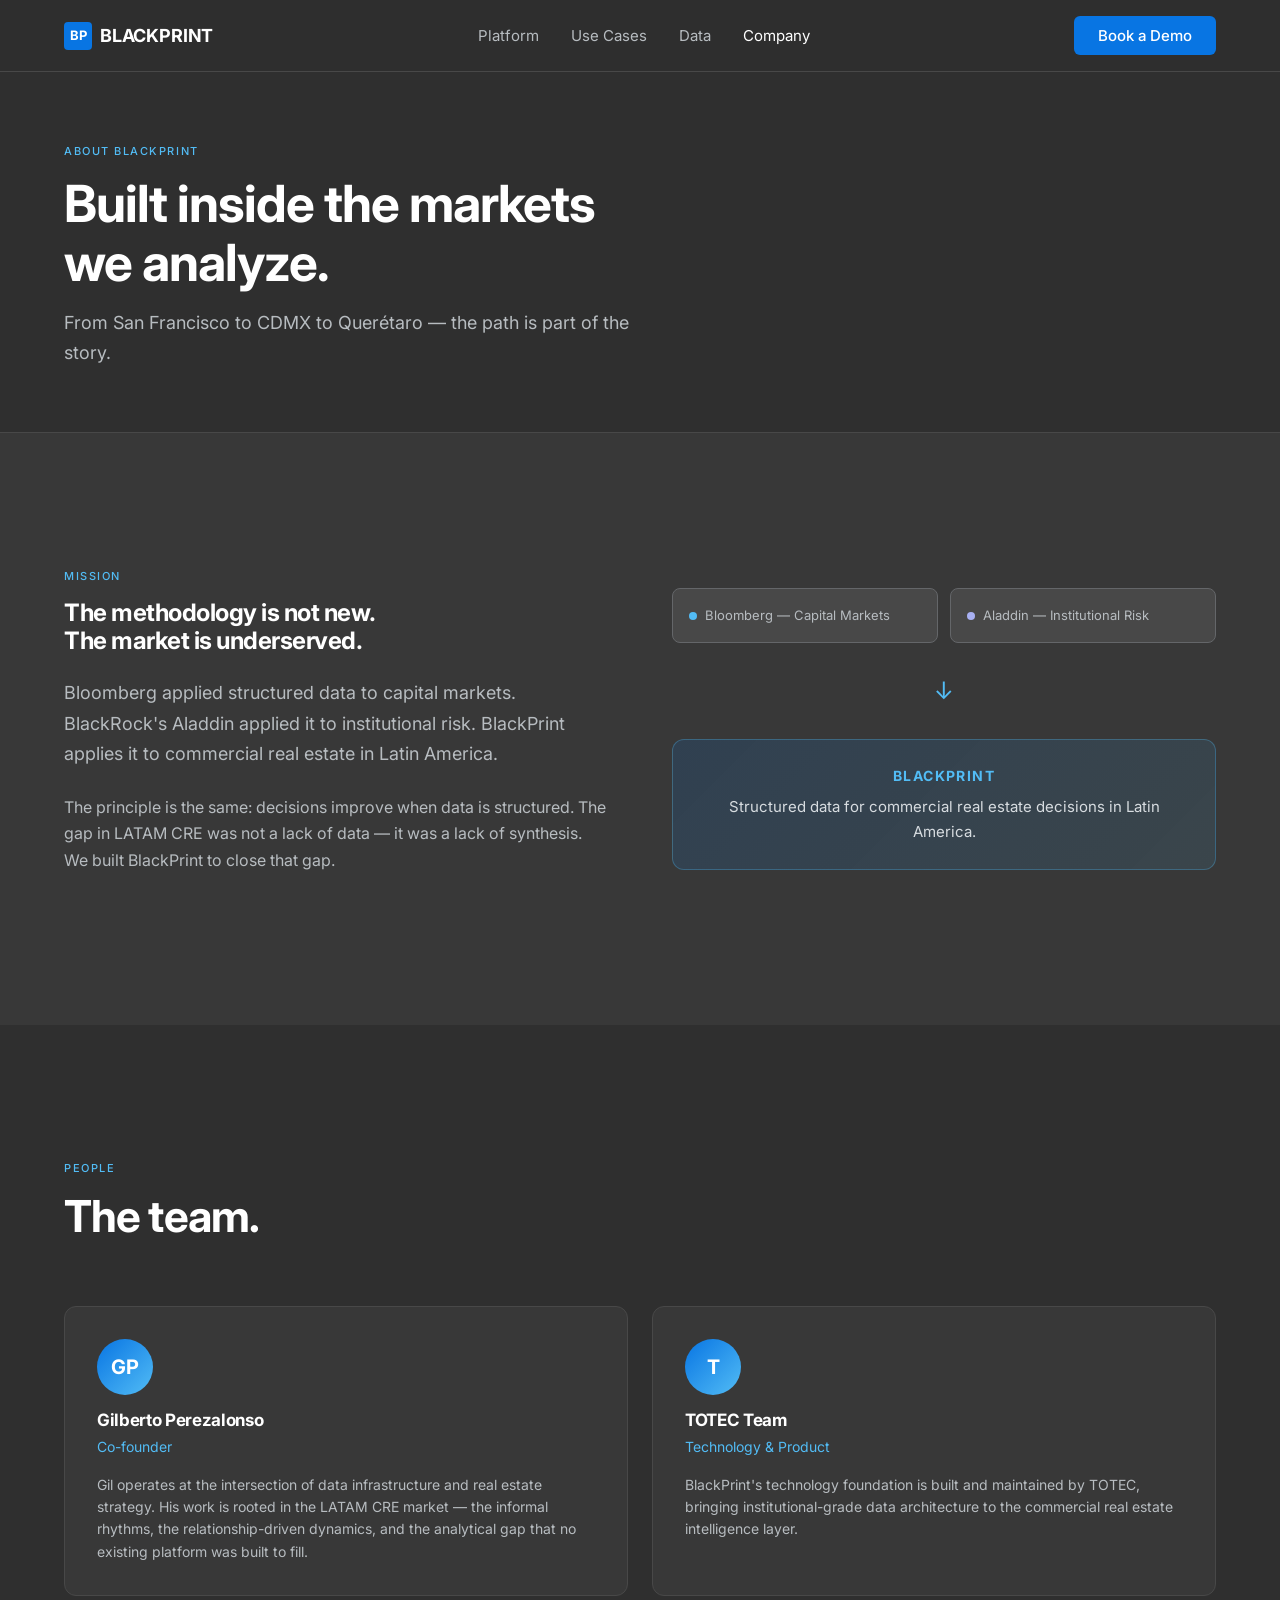
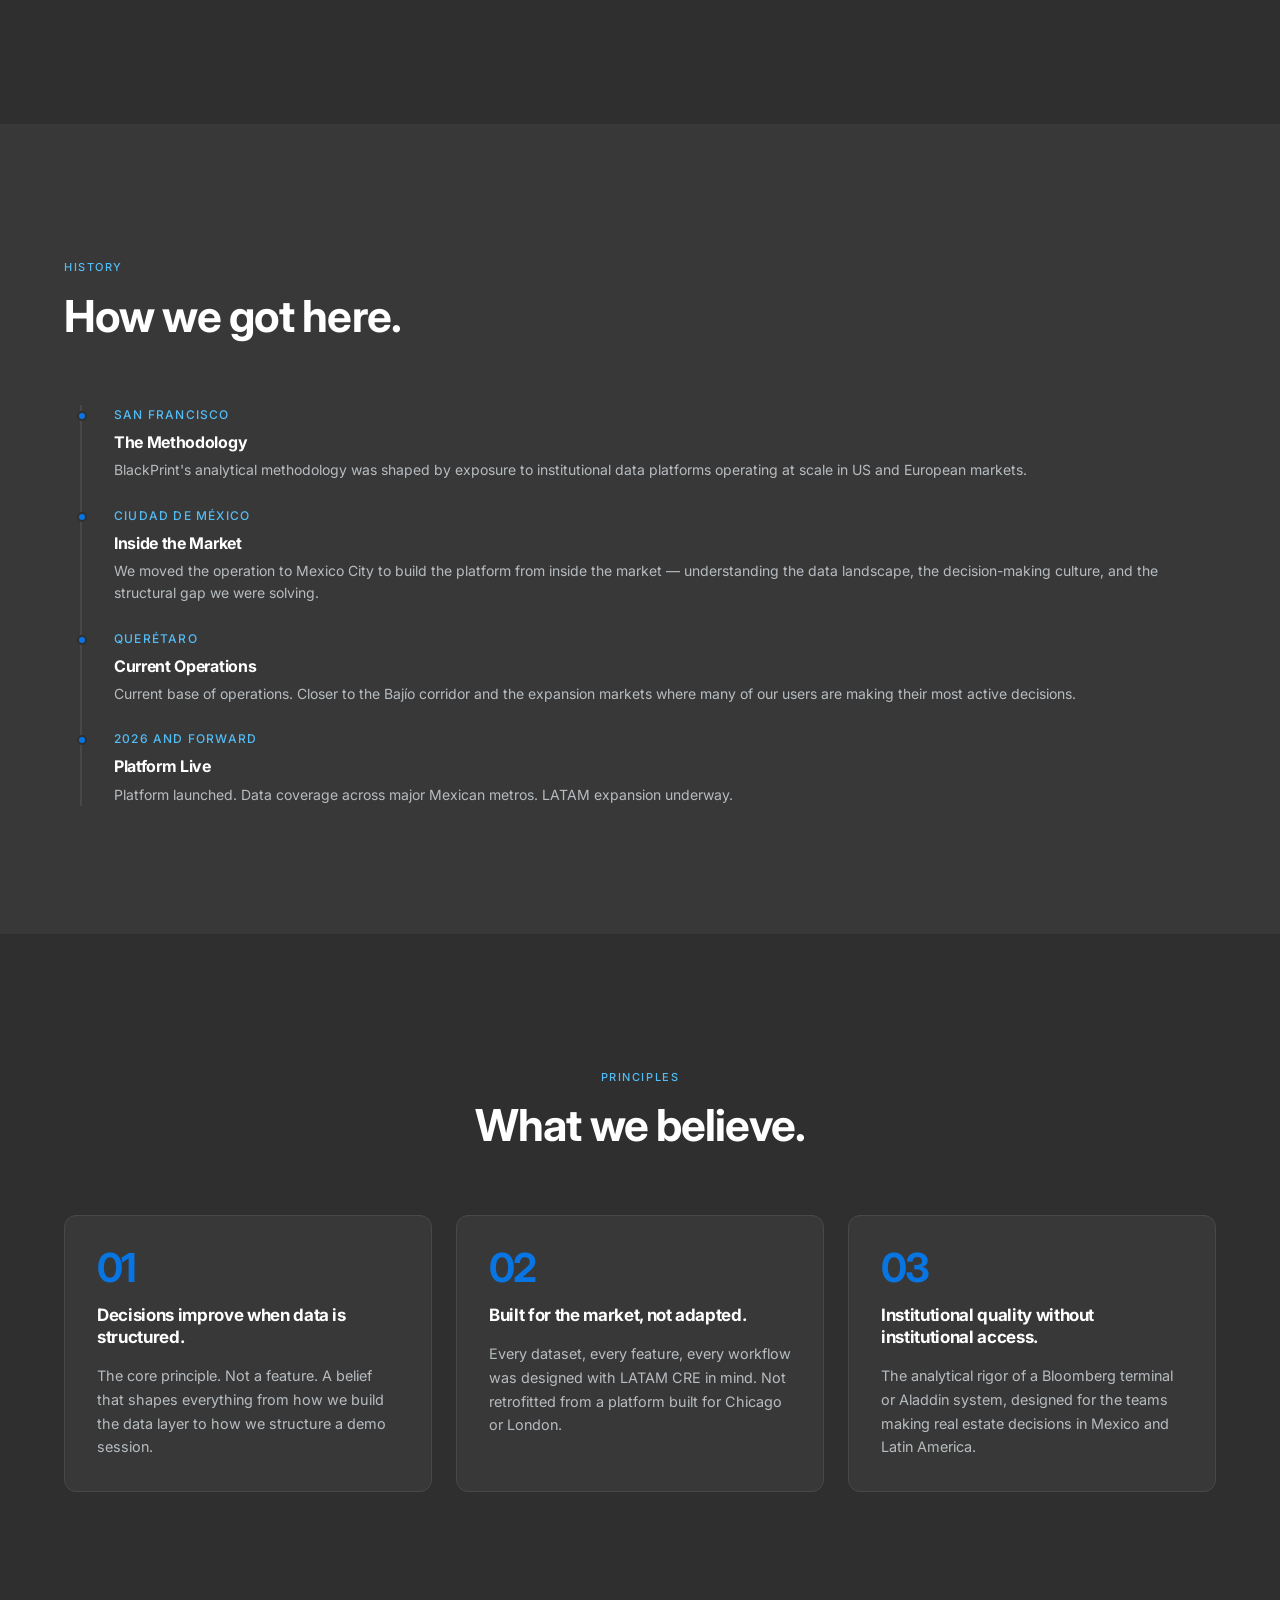
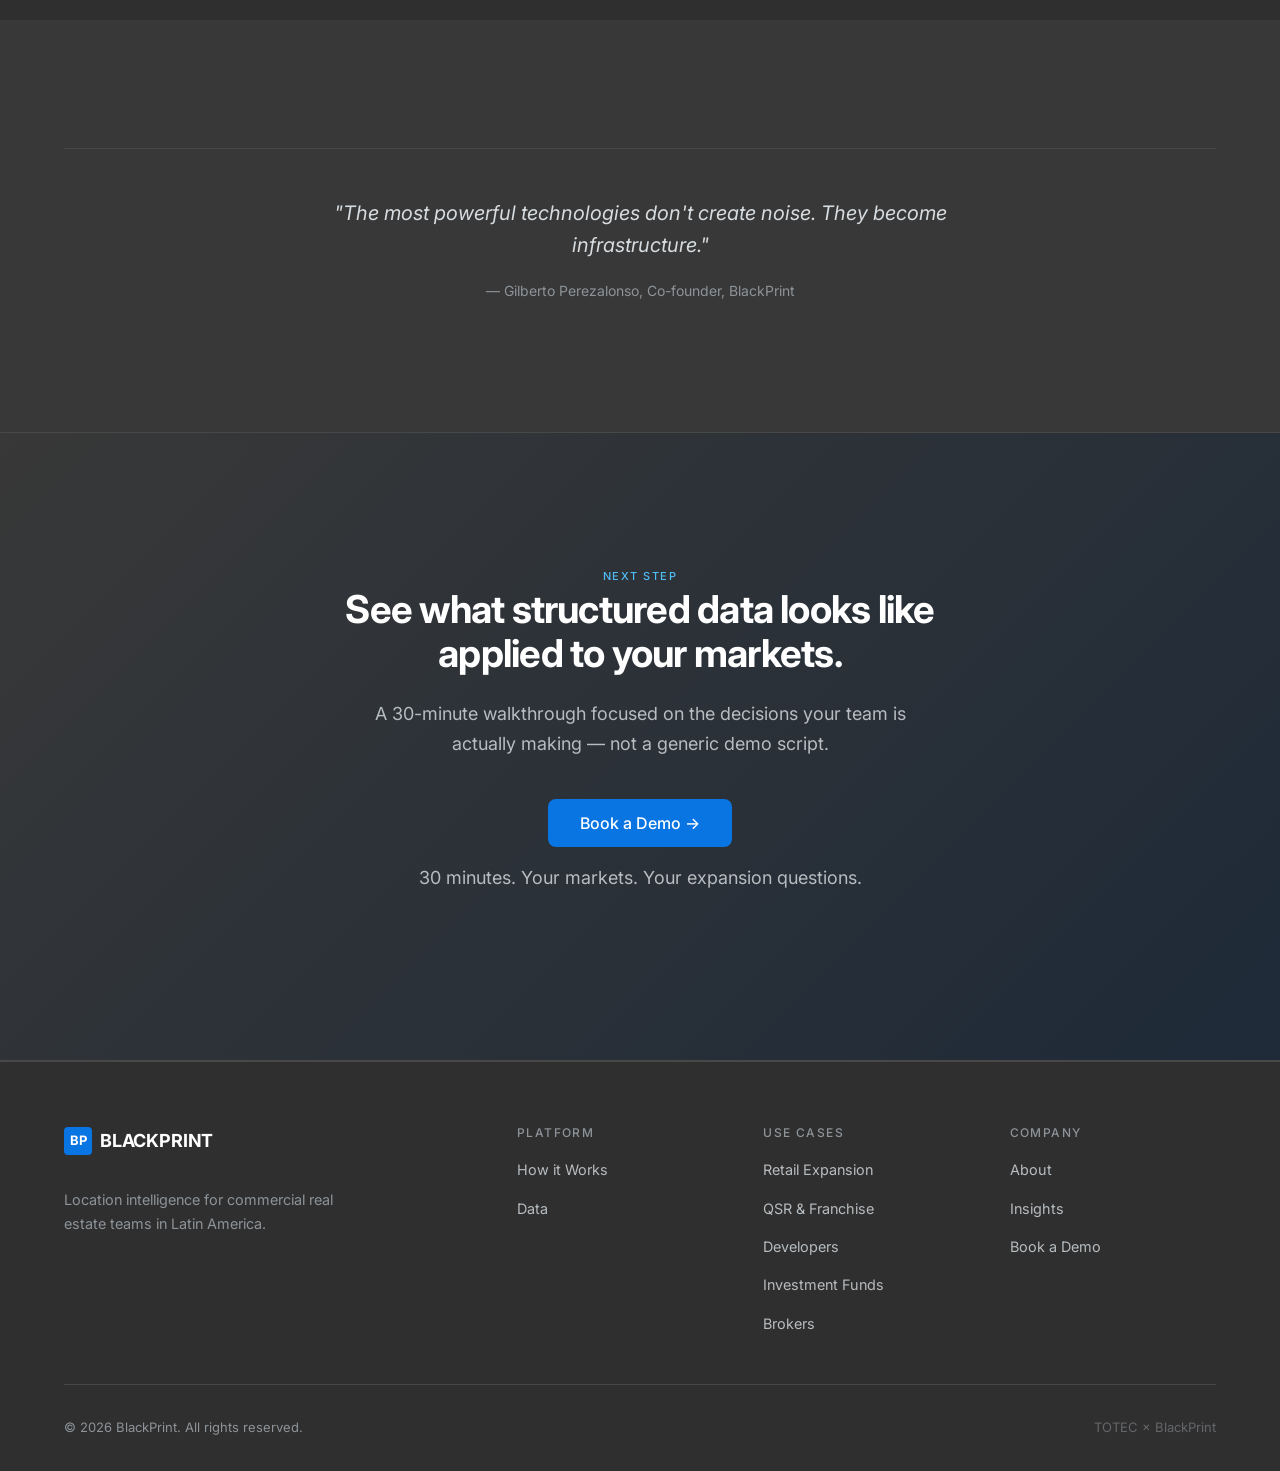
<file: company/index.html>
<!DOCTYPE html>
<html lang="en">
<head>
  <meta charset="UTF-8" />
  <meta name="viewport" content="width=device-width, initial-scale=1.0" />
  <title>Company — BlackPrint</title>
  <meta name="description" content="BlackPrint applies institutional data methodology to commercial real estate in Latin America. Built inside the markets we analyze." />
  <link rel="preconnect" href="https://fonts.googleapis.com" />
  <link rel="preconnect" href="https://fonts.gstatic.com" crossorigin />
  <link href="https://fonts.googleapis.com/css2?family=Inter:wght@400;500;700&display=swap" rel="stylesheet" />
  <link rel="stylesheet" href="../css/style.css" />
</head>
<body>

  <!-- ======== NAVIGATION ======== -->
  <nav class="nav" id="nav">
    <div class="nav__inner">
      <a href="/" class="nav__logo">
        <div class="nav__logo-mark">BP</div>
        BLACKPRINT
      </a>
      <ul class="nav__links">
        <li><a href="../platform.html" class="nav__link">Platform</a></li>
        <li><a href="../use-cases/index.html" class="nav__link">Use Cases</a></li>
        <li><a href="../data/index.html" class="nav__link">Data</a></li>
        <li><a href="index.html" class="nav__link active">Company</a></li>
      </ul>
      <div class="nav__cta">
        <a href="../demo.html" class="btn btn--primary">Book a Demo</a>
      </div>
      <button class="nav__toggle" id="navToggle" aria-label="Toggle menu">
        <span></span><span></span><span></span>
      </button>
    </div>
  </nav>

  <!-- ======== PAGE HERO ======== -->
  <section class="page-hero">
    <div class="container">
      <span class="eyebrow">About BlackPrint</span>
      <h1>Built inside the markets<br/>we analyze.</h1>
      <p>From San Francisco to CDMX to Querétaro — the path is part of the story.</p>
    </div>
  </section>

  <!-- ======== MISSION ======== -->
  <section class="section section--mid">
    <div class="container">
      <div class="gap-content">
        <div class="reveal">
          <span class="eyebrow">Mission</span>
          <h2 style="margin-top:0.75rem;margin-bottom:1.5rem;">The methodology is not new.<br/>The market is underserved.</h2>
          <p class="body-large" style="color:var(--depth-3);margin-bottom:1.5rem;">
            Bloomberg applied structured data to capital markets. BlackRock's Aladdin applied it to institutional risk. BlackPrint applies it to commercial real estate in Latin America.
          </p>
          <p style="color:var(--depth-3);margin-bottom:1.5rem;">
            The principle is the same: decisions improve when data is structured. The gap in LATAM CRE was not a lack of data — it was a lack of synthesis. We built BlackPrint to close that gap.
          </p>
        </div>
        <div class="reveal">
          <div class="gap-boxes">
            <div class="gap-box">
              <div class="gap-box__icon" style="background:var(--blue-highlight);"></div>
              Bloomberg — Capital Markets
            </div>
            <div class="gap-box">
              <div class="gap-box__icon" style="background:var(--map-lavender);"></div>
              Aladdin — Institutional Risk
            </div>
            <div class="gap-arrow" style="grid-column:1/-1;padding:1rem 0;color:var(--blue-highlight);font-size:1.5rem;">↓</div>
            <div class="gap-unified">
              <strong>BlackPrint</strong>
              <p>Structured data for commercial real estate decisions in Latin America.</p>
            </div>
          </div>
        </div>
      </div>
    </div>
  </section>

  <!-- ======== TEAM ======== -->
  <section class="section section--dark">
    <div class="container">
      <div class="section-header reveal">
        <span class="eyebrow">People</span>
        <h2>The team.</h2>
      </div>

      <div class="team-grid">

        <div class="team-card reveal">
          <div class="team-card__avatar">GP</div>
          <h3>Gilberto Perezalonso</h3>
          <div class="role">Co-founder</div>
          <p>Gil operates at the intersection of data infrastructure and real estate strategy. His work is rooted in the LATAM CRE market — the informal rhythms, the relationship-driven dynamics, and the analytical gap that no existing platform was built to fill.</p>
        </div>

        <div class="team-card reveal">
          <div class="team-card__avatar">T</div>
          <h3>TOTEC Team</h3>
          <div class="role">Technology &amp; Product</div>
          <p>BlackPrint's technology foundation is built and maintained by TOTEC, bringing institutional-grade data architecture to the commercial real estate intelligence layer.</p>
        </div>

      </div>
    </div>
  </section>

  <!-- ======== TIMELINE ======== -->
  <section class="section section--mid">
    <div class="container">
      <div class="section-header reveal">
        <span class="eyebrow">History</span>
        <h2>How we got here.</h2>
      </div>

      <div class="timeline reveal">

        <div class="timeline-item">
          <div class="year">San Francisco</div>
          <h3>The Methodology</h3>
          <p>BlackPrint's analytical methodology was shaped by exposure to institutional data platforms operating at scale in US and European markets.</p>
        </div>

        <div class="timeline-item">
          <div class="year">Ciudad de México</div>
          <h3>Inside the Market</h3>
          <p>We moved the operation to Mexico City to build the platform from inside the market — understanding the data landscape, the decision-making culture, and the structural gap we were solving.</p>
        </div>

        <div class="timeline-item">
          <div class="year">Querétaro</div>
          <h3>Current Operations</h3>
          <p>Current base of operations. Closer to the Bajío corridor and the expansion markets where many of our users are making their most active decisions.</p>
        </div>

        <div class="timeline-item">
          <div class="year">2026 and Forward</div>
          <h3>Platform Live</h3>
          <p>Platform launched. Data coverage across major Mexican metros. LATAM expansion underway.</p>
        </div>

      </div>
    </div>
  </section>

  <!-- ======== VALUES ======== -->
  <section class="section section--dark">
    <div class="container">
      <div class="section-header section-header--center reveal">
        <span class="eyebrow">Principles</span>
        <h2>What we believe.</h2>
      </div>

      <div class="outcome-blocks">

        <div class="outcome-block reveal">
          <div class="outcome-block__num">01</div>
          <h3>Decisions improve when data is structured.</h3>
          <p>The core principle. Not a feature. A belief that shapes everything from how we build the data layer to how we structure a demo session.</p>
        </div>

        <div class="outcome-block reveal">
          <div class="outcome-block__num">02</div>
          <h3>Built for the market, not adapted.</h3>
          <p>Every dataset, every feature, every workflow was designed with LATAM CRE in mind. Not retrofitted from a platform built for Chicago or London.</p>
        </div>

        <div class="outcome-block reveal">
          <div class="outcome-block__num">03</div>
          <h3>Institutional quality without institutional access.</h3>
          <p>The analytical rigor of a Bloomberg terminal or Aladdin system, designed for the teams making real estate decisions in Mexico and Latin America.</p>
        </div>

      </div>
    </div>
  </section>

  <!-- ======== QUOTE ======== -->
  <section class="section section--mid">
    <div class="container">
      <div class="quote-block reveal">
        <blockquote>
          "The most powerful technologies don't create noise. They become infrastructure."
        </blockquote>
        <cite>— Gilberto Perezalonso, Co-founder, BlackPrint</cite>
      </div>
    </div>
  </section>

  <!-- ======== FINAL CTA ======== -->
  <section class="final-cta">
    <div class="container">
      <div class="reveal">
        <span class="eyebrow">Next Step</span>
        <h2>See what structured data looks like<br/>applied to your markets.</h2>
        <p>A 30-minute walkthrough focused on the decisions your team is actually making — not a generic demo script.</p>
        <div class="final-cta__actions">
          <a href="../demo.html" class="btn btn--primary btn--lg">Book a Demo →</a>
          <p class="final-cta__note">30 minutes. Your markets. Your expansion questions.</p>
        </div>
      </div>
    </div>
  </section>

  <!-- ======== FOOTER ======== -->
  <footer class="footer">
    <div class="container">
      <div class="footer__grid">
        <div class="footer__brand">
          <a href="/" class="nav__logo" style="margin-bottom:1rem;display:inline-flex;">
            <div class="nav__logo-mark">BP</div>
            BLACKPRINT
          </a>
          <p>Location intelligence for commercial real estate teams in Latin America.</p>
        </div>
        <div class="footer__col">
          <h4>Platform</h4>
          <ul>
            <li><a href="../platform.html">How it Works</a></li>
            <li><a href="../data/index.html">Data</a></li>
          </ul>
        </div>
        <div class="footer__col">
          <h4>Use Cases</h4>
          <ul>
            <li><a href="../use-cases/retail.html">Retail Expansion</a></li>
            <li><a href="../use-cases/qsr.html">QSR &amp; Franchise</a></li>
            <li><a href="../use-cases/developers.html">Developers</a></li>
            <li><a href="../use-cases/funds.html">Investment Funds</a></li>
            <li><a href="../use-cases/brokers.html">Brokers</a></li>
          </ul>
        </div>
        <div class="footer__col">
          <h4>Company</h4>
          <ul>
            <li><a href="../company/index.html">About</a></li>
            <li><a href="../insights/index.html">Insights</a></li>
            <li><a href="../demo.html">Book a Demo</a></li>
          </ul>
        </div>
      </div>
      <div class="footer__bottom">
        <p>© 2026 BlackPrint. All rights reserved.</p>
        <p style="color:var(--depth-6);">TOTEC × BlackPrint</p>
      </div>
    </div>
  </footer>

  <script src="../js/main.js"></script>
</body>
</html>
</file>
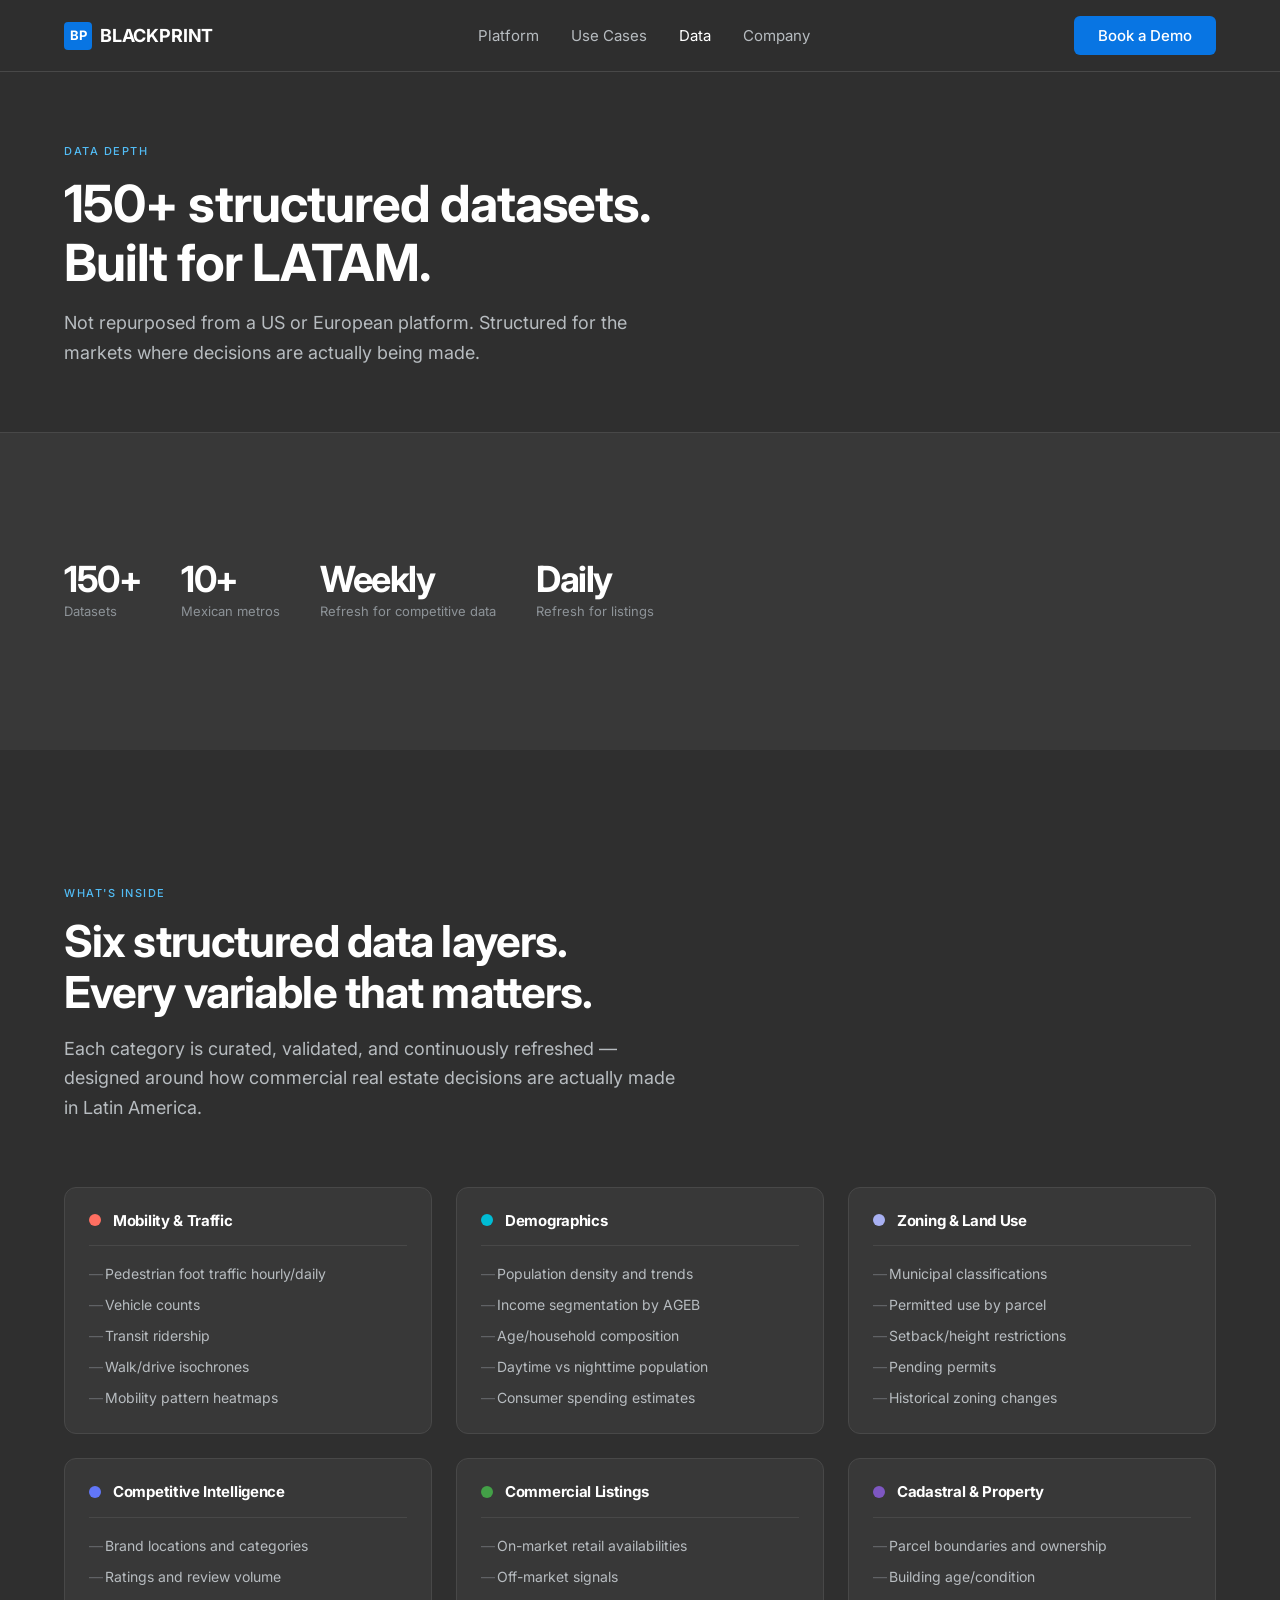
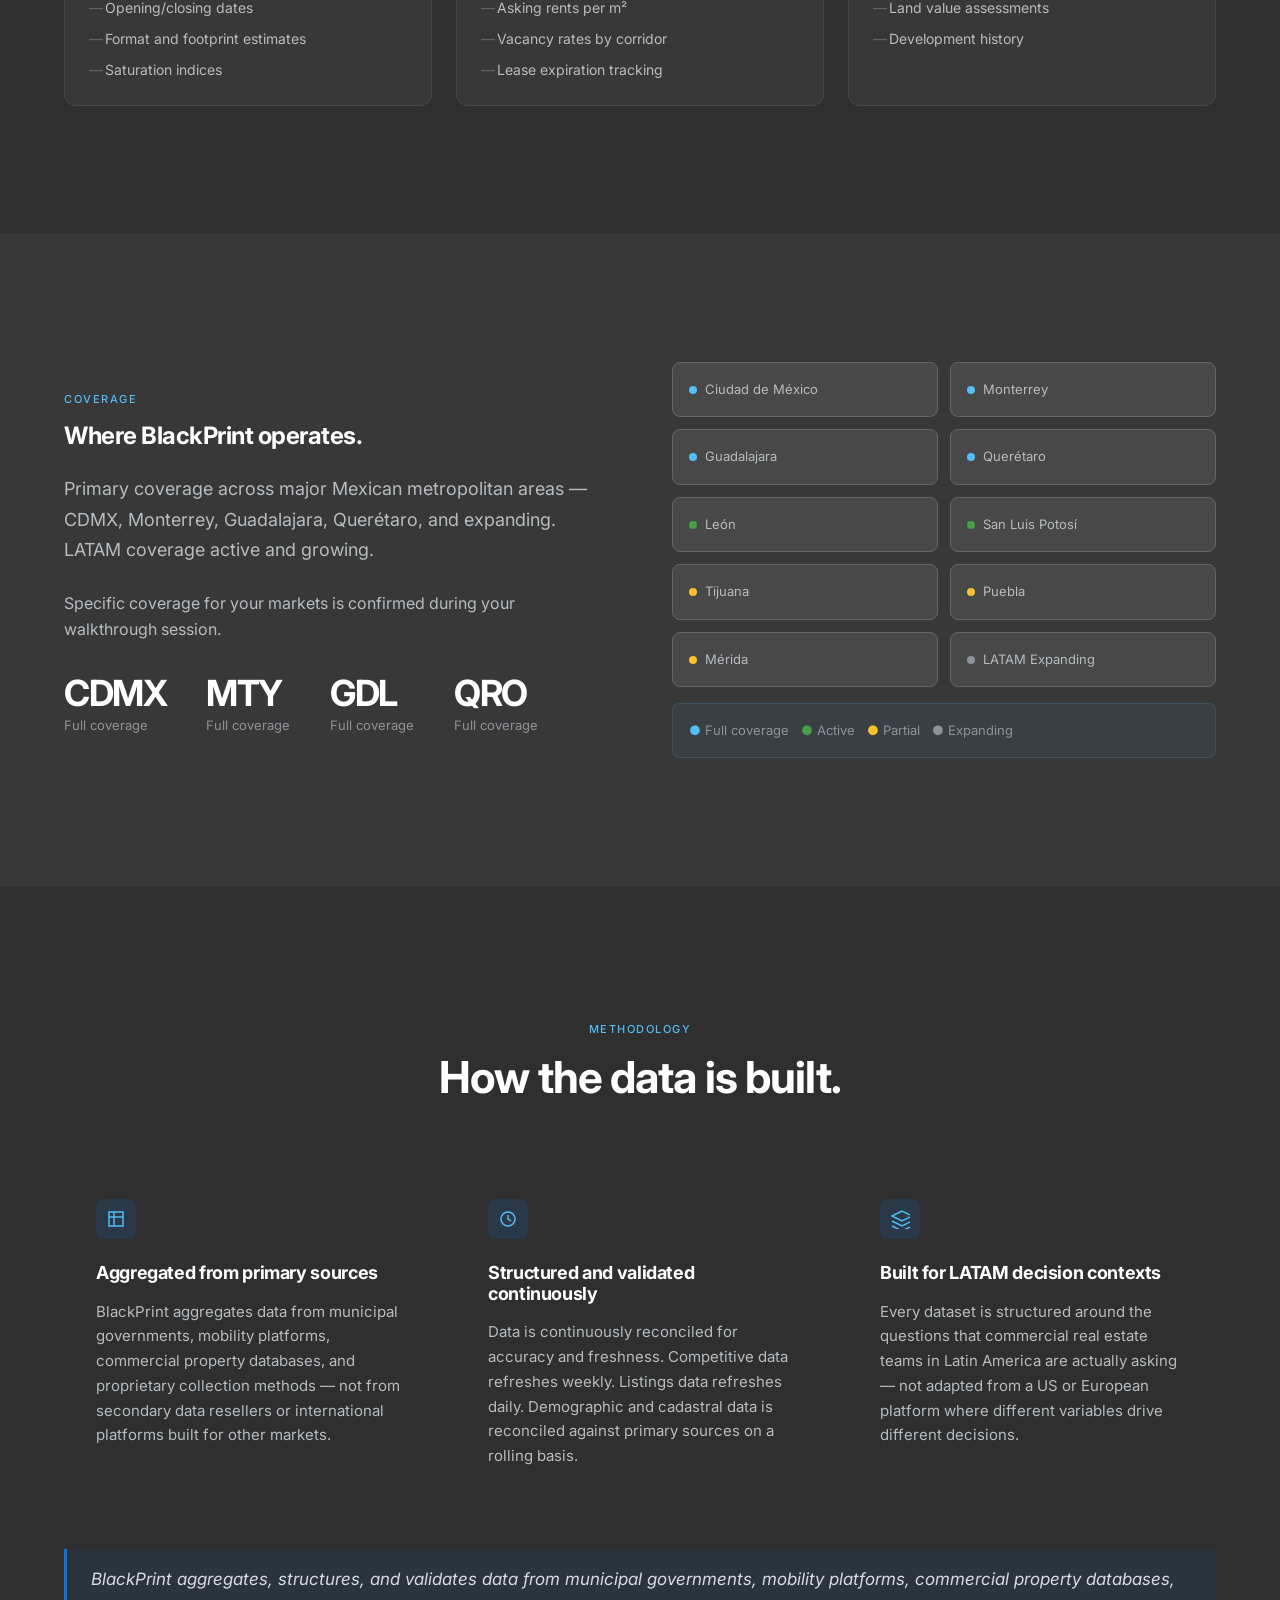
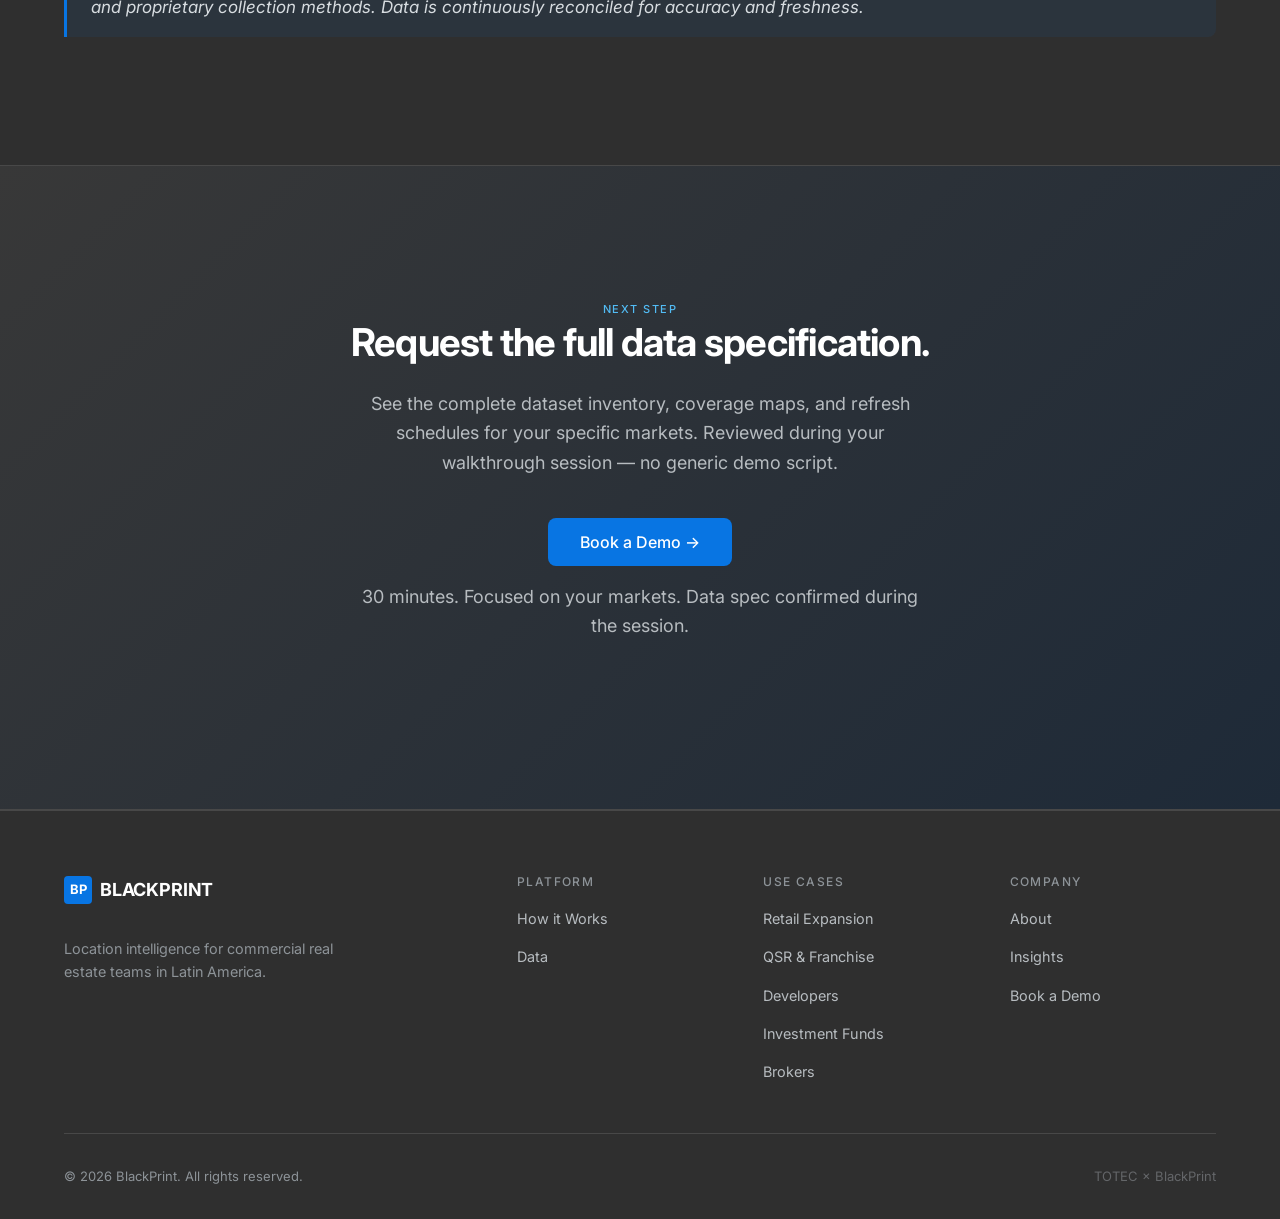
<file: data/index.html>
<!DOCTYPE html>
<html lang="en">
<head>
  <meta charset="UTF-8" />
  <meta name="viewport" content="width=device-width, initial-scale=1.0" />
  <title>Data — BlackPrint</title>
  <meta name="description" content="150+ structured datasets built for LATAM commercial real estate. Not repurposed from a US or European platform — structured for the markets where decisions are actually being made." />
  <link rel="preconnect" href="https://fonts.googleapis.com" />
  <link rel="preconnect" href="https://fonts.gstatic.com" crossorigin />
  <link href="https://fonts.googleapis.com/css2?family=Inter:wght@400;500;700&display=swap" rel="stylesheet" />
  <link rel="stylesheet" href="../css/style.css" />
</head>
<body>

  <!-- ======== NAVIGATION ======== -->
  <nav class="nav" id="nav">
    <div class="nav__inner">
      <a href="/" class="nav__logo">
        <div class="nav__logo-mark">BP</div>
        BLACKPRINT
      </a>
      <ul class="nav__links">
        <li><a href="../platform.html" class="nav__link">Platform</a></li>
        <li><a href="../use-cases/index.html" class="nav__link">Use Cases</a></li>
        <li><a href="index.html" class="nav__link active">Data</a></li>
        <li><a href="../company/index.html" class="nav__link">Company</a></li>
      </ul>
      <div class="nav__cta">
        <a href="../demo.html" class="btn btn--primary">Book a Demo</a>
      </div>
      <button class="nav__toggle" id="navToggle" aria-label="Toggle menu">
        <span></span><span></span><span></span>
      </button>
    </div>
  </nav>

  <!-- ======== PAGE HERO ======== -->
  <section class="page-hero">
    <div class="container">
      <span class="eyebrow">Data Depth</span>
      <h1>150+ structured datasets.<br/>Built for LATAM.</h1>
      <p>Not repurposed from a US or European platform. Structured for the markets where decisions are actually being made.</p>
    </div>
  </section>

  <!-- ======== STATS ROW ======== -->
  <section class="section section--mid">
    <div class="container">
      <div class="stat-row reveal">
        <div class="stat">
          <div class="stat__value">150+</div>
          <div class="stat__label">Datasets</div>
        </div>
        <div class="stat">
          <div class="stat__value">10+</div>
          <div class="stat__label">Mexican metros</div>
        </div>
        <div class="stat">
          <div class="stat__value">Weekly</div>
          <div class="stat__label">Refresh for competitive data</div>
        </div>
        <div class="stat">
          <div class="stat__value">Daily</div>
          <div class="stat__label">Refresh for listings</div>
        </div>
      </div>
    </div>
  </section>

  <!-- ======== DATA CATEGORIES ======== -->
  <section class="section section--dark">
    <div class="container">
      <div class="section-header reveal">
        <span class="eyebrow">What's Inside</span>
        <h2>Six structured data layers.<br/>Every variable that matters.</h2>
        <p>Each category is curated, validated, and continuously refreshed — designed around how commercial real estate decisions are actually made in Latin America.</p>
      </div>

      <div class="data-categories">

        <div class="data-category reveal">
          <div class="data-category__header">
            <div class="data-category__dot" style="background:#FF6F61;"></div>
            <h3>Mobility &amp; Traffic</h3>
          </div>
          <ul>
            <li>Pedestrian foot traffic hourly/daily</li>
            <li>Vehicle counts</li>
            <li>Transit ridership</li>
            <li>Walk/drive isochrones</li>
            <li>Mobility pattern heatmaps</li>
          </ul>
        </div>

        <div class="data-category reveal">
          <div class="data-category__header">
            <div class="data-category__dot" style="background:#00BCD4;"></div>
            <h3>Demographics</h3>
          </div>
          <ul>
            <li>Population density and trends</li>
            <li>Income segmentation by AGEB</li>
            <li>Age/household composition</li>
            <li>Daytime vs nighttime population</li>
            <li>Consumer spending estimates</li>
          </ul>
        </div>

        <div class="data-category reveal">
          <div class="data-category__header">
            <div class="data-category__dot" style="background:#A8B0F2;"></div>
            <h3>Zoning &amp; Land Use</h3>
          </div>
          <ul>
            <li>Municipal classifications</li>
            <li>Permitted use by parcel</li>
            <li>Setback/height restrictions</li>
            <li>Pending permits</li>
            <li>Historical zoning changes</li>
          </ul>
        </div>

        <div class="data-category reveal">
          <div class="data-category__header">
            <div class="data-category__dot" style="background:#6176F8;"></div>
            <h3>Competitive Intelligence</h3>
          </div>
          <ul>
            <li>Brand locations and categories</li>
            <li>Ratings and review volume</li>
            <li>Opening/closing dates</li>
            <li>Format and footprint estimates</li>
            <li>Saturation indices</li>
          </ul>
        </div>

        <div class="data-category reveal">
          <div class="data-category__header">
            <div class="data-category__dot" style="background:#43A047;"></div>
            <h3>Commercial Listings</h3>
          </div>
          <ul>
            <li>On-market retail availabilities</li>
            <li>Off-market signals</li>
            <li>Asking rents per m²</li>
            <li>Vacancy rates by corridor</li>
            <li>Lease expiration tracking</li>
          </ul>
        </div>

        <div class="data-category reveal">
          <div class="data-category__header">
            <div class="data-category__dot" style="background:#7E57C2;"></div>
            <h3>Cadastral &amp; Property</h3>
          </div>
          <ul>
            <li>Parcel boundaries and ownership</li>
            <li>Building age/condition</li>
            <li>Land value assessments</li>
            <li>Development history</li>
          </ul>
        </div>

      </div>
    </div>
  </section>

  <!-- ======== COVERAGE ======== -->
  <section class="section section--mid">
    <div class="container">
      <div class="gap-content">
        <div class="reveal">
          <span class="eyebrow">Coverage</span>
          <h2 style="margin-top:0.75rem;margin-bottom:1.5rem;">Where BlackPrint operates.</h2>
          <p class="body-large" style="color:var(--depth-3);margin-bottom:1.5rem;">
            Primary coverage across major Mexican metropolitan areas — CDMX, Monterrey, Guadalajara, Querétaro, and expanding. LATAM coverage active and growing.
          </p>
          <p style="color:var(--depth-3);margin-bottom:2rem;">
            Specific coverage for your markets is confirmed during your walkthrough session.
          </p>
          <div class="stat-row">
            <div class="stat">
              <div class="stat__value">CDMX</div>
              <div class="stat__label">Full coverage</div>
            </div>
            <div class="stat">
              <div class="stat__value">MTY</div>
              <div class="stat__label">Full coverage</div>
            </div>
            <div class="stat">
              <div class="stat__value">GDL</div>
              <div class="stat__label">Full coverage</div>
            </div>
            <div class="stat">
              <div class="stat__value">QRO</div>
              <div class="stat__label">Full coverage</div>
            </div>
          </div>
        </div>

        <div class="gap-visual reveal">
          <div class="gap-boxes">
            <div class="gap-box"><div class="gap-box__icon" style="background:#52BCF5"></div>Ciudad de México</div>
            <div class="gap-box"><div class="gap-box__icon" style="background:#52BCF5"></div>Monterrey</div>
            <div class="gap-box"><div class="gap-box__icon" style="background:#52BCF5"></div>Guadalajara</div>
            <div class="gap-box"><div class="gap-box__icon" style="background:#52BCF5"></div>Querétaro</div>
            <div class="gap-box"><div class="gap-box__icon" style="background:#43A047"></div>León</div>
            <div class="gap-box"><div class="gap-box__icon" style="background:#43A047"></div>San Luis Potosí</div>
            <div class="gap-box"><div class="gap-box__icon" style="background:#FBC02D"></div>Tijuana</div>
            <div class="gap-box"><div class="gap-box__icon" style="background:#FBC02D"></div>Puebla</div>
            <div class="gap-box"><div class="gap-box__icon" style="background:#FBC02D"></div>Mérida</div>
            <div class="gap-box"><div class="gap-box__icon" style="background:#8D9398"></div>LATAM Expanding</div>
          </div>
          <div style="margin-top:var(--space-4);padding:var(--space-4);background:rgba(82,188,245,0.06);border:1px solid rgba(82,188,245,0.15);border-radius:8px;">
            <p style="font-size:0.8125rem;color:var(--depth-5);line-height:1.6;">
              <span style="color:var(--blue-highlight);">●</span> Full coverage &nbsp;
              <span style="color:#43A047;">●</span> Active &nbsp;
              <span style="color:#FBC02D;">●</span> Partial &nbsp;
              <span style="color:#8D9398;">●</span> Expanding
            </p>
          </div>
        </div>
      </div>
    </div>
  </section>

  <!-- ======== METHODOLOGY ======== -->
  <section class="section section--dark">
    <div class="container">
      <div class="section-header section-header--center reveal">
        <span class="eyebrow">Methodology</span>
        <h2>How the data is built.</h2>
      </div>

      <div class="credibility-pillars">
        <div class="credibility-pillar reveal">
          <div class="credibility-pillar__icon">
            <svg width="20" height="20" viewBox="0 0 20 20" fill="none" stroke="currentColor" stroke-width="1.5">
              <path d="M3 3h14v14H3zM3 8h14M8 3v14"/>
            </svg>
          </div>
          <h3>Aggregated from primary sources</h3>
          <p>BlackPrint aggregates data from municipal governments, mobility platforms, commercial property databases, and proprietary collection methods — not from secondary data resellers or international platforms built for other markets.</p>
        </div>

        <div class="credibility-pillar reveal">
          <div class="credibility-pillar__icon">
            <svg width="20" height="20" viewBox="0 0 20 20" fill="none" stroke="currentColor" stroke-width="1.5">
              <circle cx="10" cy="10" r="7"/>
              <path d="M10 6v4l3 2"/>
            </svg>
          </div>
          <h3>Structured and validated continuously</h3>
          <p>Data is continuously reconciled for accuracy and freshness. Competitive data refreshes weekly. Listings data refreshes daily. Demographic and cadastral data is reconciled against primary sources on a rolling basis.</p>
        </div>

        <div class="credibility-pillar reveal">
          <div class="credibility-pillar__icon">
            <svg width="20" height="20" viewBox="0 0 20 20" fill="none" stroke="currentColor" stroke-width="1.5">
              <path d="M12 2L2 7l10 5 10-5zM2 17l10 5 10-5M2 12l10 5 10-5"/>
            </svg>
          </div>
          <h3>Built for LATAM decision contexts</h3>
          <p>Every dataset is structured around the questions that commercial real estate teams in Latin America are actually asking — not adapted from a US or European platform where different variables drive different decisions.</p>
        </div>
      </div>

      <div class="bridge-line reveal">
        <p>BlackPrint aggregates, structures, and validates data from municipal governments, mobility platforms, commercial property databases, and proprietary collection methods. Data is continuously reconciled for accuracy and freshness.</p>
      </div>
    </div>
  </section>

  <!-- ======== FINAL CTA ======== -->
  <section class="final-cta">
    <div class="container">
      <div class="reveal">
        <span class="eyebrow">Next Step</span>
        <h2>Request the full data specification.</h2>
        <p>See the complete dataset inventory, coverage maps, and refresh schedules for your specific markets. Reviewed during your walkthrough session — no generic demo script.</p>
        <div class="final-cta__actions">
          <a href="../demo.html" class="btn btn--primary btn--lg">Book a Demo →</a>
          <p class="final-cta__note">30 minutes. Focused on your markets. Data spec confirmed during the session.</p>
        </div>
      </div>
    </div>
  </section>

  <!-- ======== FOOTER ======== -->
  <footer class="footer">
    <div class="container">
      <div class="footer__grid">
        <div class="footer__brand">
          <a href="/" class="nav__logo" style="margin-bottom:1rem;display:inline-flex;">
            <div class="nav__logo-mark">BP</div>
            BLACKPRINT
          </a>
          <p>Location intelligence for commercial real estate teams in Latin America.</p>
        </div>
        <div class="footer__col">
          <h4>Platform</h4>
          <ul>
            <li><a href="../platform.html">How it Works</a></li>
            <li><a href="../data/index.html">Data</a></li>
          </ul>
        </div>
        <div class="footer__col">
          <h4>Use Cases</h4>
          <ul>
            <li><a href="../use-cases/retail.html">Retail Expansion</a></li>
            <li><a href="../use-cases/qsr.html">QSR &amp; Franchise</a></li>
            <li><a href="../use-cases/developers.html">Developers</a></li>
            <li><a href="../use-cases/funds.html">Investment Funds</a></li>
            <li><a href="../use-cases/brokers.html">Brokers</a></li>
          </ul>
        </div>
        <div class="footer__col">
          <h4>Company</h4>
          <ul>
            <li><a href="../company/index.html">About</a></li>
            <li><a href="../insights/index.html">Insights</a></li>
            <li><a href="../demo.html">Book a Demo</a></li>
          </ul>
        </div>
      </div>
      <div class="footer__bottom">
        <p>© 2026 BlackPrint. All rights reserved.</p>
        <p style="color:var(--depth-6);">TOTEC × BlackPrint</p>
      </div>
    </div>
  </footer>

  <script src="../js/main.js"></script>
</body>
</html>
</file>
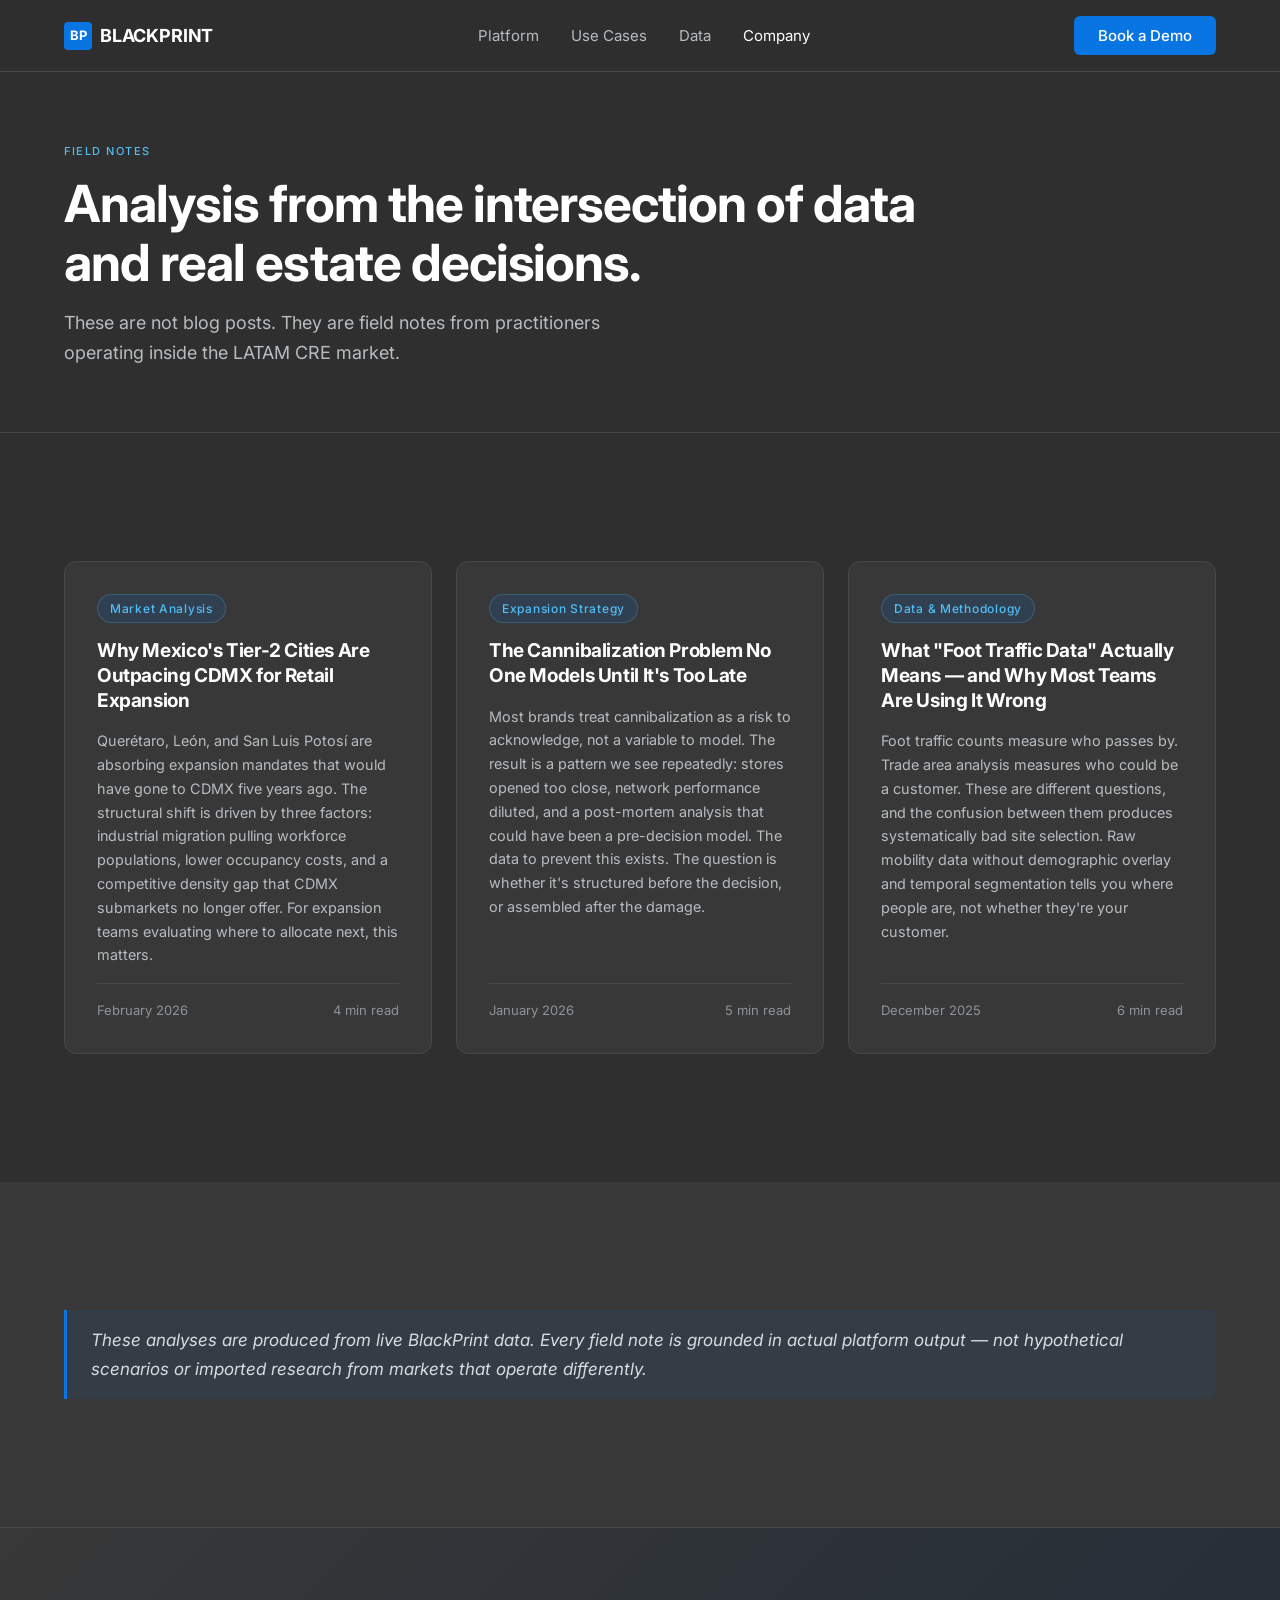
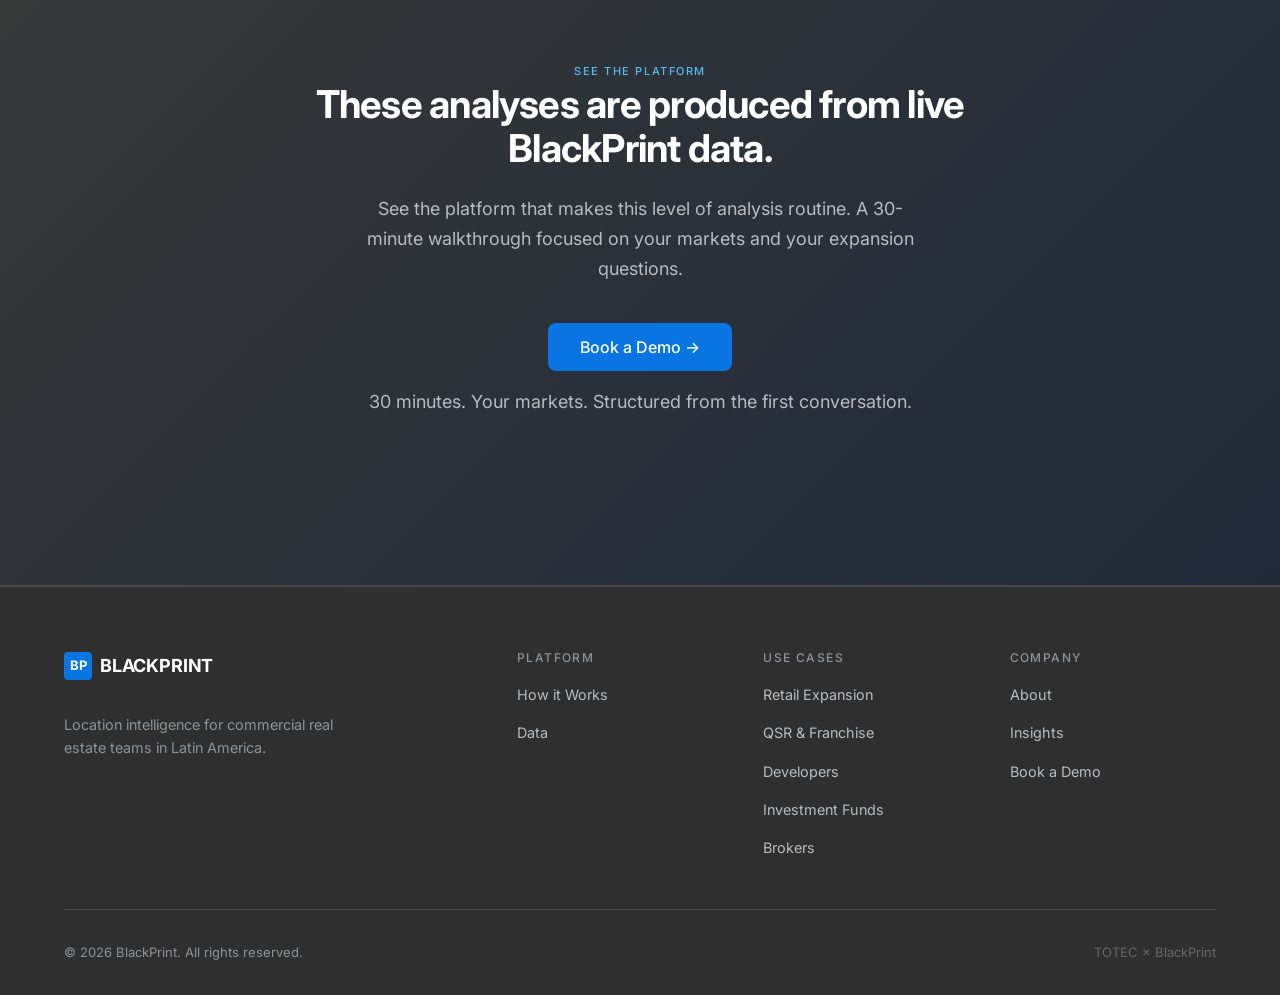
<file: insights/index.html>
<!DOCTYPE html>
<html lang="en">
<head>
  <meta charset="UTF-8" />
  <meta name="viewport" content="width=device-width, initial-scale=1.0" />
  <title>Insights — BlackPrint</title>
  <meta name="description" content="Field notes from practitioners operating inside the LATAM CRE market. Analysis from the intersection of data and real estate decisions." />
  <link rel="preconnect" href="https://fonts.googleapis.com" />
  <link rel="preconnect" href="https://fonts.gstatic.com" crossorigin />
  <link href="https://fonts.googleapis.com/css2?family=Inter:wght@400;500;700&display=swap" rel="stylesheet" />
  <link rel="stylesheet" href="../css/style.css" />
</head>
<body>

  <!-- ======== NAVIGATION ======== -->
  <nav class="nav" id="nav">
    <div class="nav__inner">
      <a href="/" class="nav__logo">
        <div class="nav__logo-mark">BP</div>
        BLACKPRINT
      </a>
      <ul class="nav__links">
        <li><a href="../platform.html" class="nav__link">Platform</a></li>
        <li><a href="../use-cases/index.html" class="nav__link">Use Cases</a></li>
        <li><a href="../data/index.html" class="nav__link">Data</a></li>
        <li><a href="../company/index.html" class="nav__link active">Company</a></li>
      </ul>
      <div class="nav__cta">
        <a href="../demo.html" class="btn btn--primary">Book a Demo</a>
      </div>
      <button class="nav__toggle" id="navToggle" aria-label="Toggle menu">
        <span></span><span></span><span></span>
      </button>
    </div>
  </nav>

  <!-- ======== PAGE HERO ======== -->
  <section class="page-hero">
    <div class="container">
      <span class="eyebrow">Field Notes</span>
      <h1>Analysis from the intersection of data<br/>and real estate decisions.</h1>
      <p>These are not blog posts. They are field notes from practitioners operating inside the LATAM CRE market.</p>
    </div>
  </section>

  <!-- ======== ARTICLES GRID ======== -->
  <section class="section section--dark">
    <div class="container">

      <div class="grid-3">

        <!-- Article 1 -->
        <article class="reveal" style="background:var(--depth-8);border:1px solid var(--depth-7);border-radius:12px;padding:var(--space-8);display:flex;flex-direction:column;gap:var(--space-4);">
          <div>
            <span class="badge badge--blue">Market Analysis</span>
          </div>
          <h2 style="font-size:1.1875rem;color:var(--on-primary);line-height:1.3;">Why Mexico's Tier-2 Cities Are Outpacing CDMX for Retail Expansion</h2>
          <p style="font-size:0.9rem;color:var(--depth-3);line-height:1.65;flex:1;">
            Querétaro, León, and San Luis Potosí are absorbing expansion mandates that would have gone to CDMX five years ago. The structural shift is driven by three factors: industrial migration pulling workforce populations, lower occupancy costs, and a competitive density gap that CDMX submarkets no longer offer. For expansion teams evaluating where to allocate next, this matters.
          </p>
          <div style="display:flex;align-items:center;justify-content:space-between;padding-top:var(--space-4);border-top:1px solid var(--depth-7);">
            <span style="font-size:0.8125rem;color:var(--depth-5);">February 2026</span>
            <span style="font-size:0.8125rem;color:var(--depth-5);">4 min read</span>
          </div>
        </article>

        <!-- Article 2 -->
        <article class="reveal" style="background:var(--depth-8);border:1px solid var(--depth-7);border-radius:12px;padding:var(--space-8);display:flex;flex-direction:column;gap:var(--space-4);">
          <div>
            <span class="badge badge--blue">Expansion Strategy</span>
          </div>
          <h2 style="font-size:1.1875rem;color:var(--on-primary);line-height:1.3;">The Cannibalization Problem No One Models Until It's Too Late</h2>
          <p style="font-size:0.9rem;color:var(--depth-3);line-height:1.65;flex:1;">
            Most brands treat cannibalization as a risk to acknowledge, not a variable to model. The result is a pattern we see repeatedly: stores opened too close, network performance diluted, and a post-mortem analysis that could have been a pre-decision model. The data to prevent this exists. The question is whether it's structured before the decision, or assembled after the damage.
          </p>
          <div style="display:flex;align-items:center;justify-content:space-between;padding-top:var(--space-4);border-top:1px solid var(--depth-7);">
            <span style="font-size:0.8125rem;color:var(--depth-5);">January 2026</span>
            <span style="font-size:0.8125rem;color:var(--depth-5);">5 min read</span>
          </div>
        </article>

        <!-- Article 3 -->
        <article class="reveal" style="background:var(--depth-8);border:1px solid var(--depth-7);border-radius:12px;padding:var(--space-8);display:flex;flex-direction:column;gap:var(--space-4);">
          <div>
            <span class="badge badge--blue">Data &amp; Methodology</span>
          </div>
          <h2 style="font-size:1.1875rem;color:var(--on-primary);line-height:1.3;">What "Foot Traffic Data" Actually Means — and Why Most Teams Are Using It Wrong</h2>
          <p style="font-size:0.9rem;color:var(--depth-3);line-height:1.65;flex:1;">
            Foot traffic counts measure who passes by. Trade area analysis measures who could be a customer. These are different questions, and the confusion between them produces systematically bad site selection. Raw mobility data without demographic overlay and temporal segmentation tells you where people are, not whether they're your customer.
          </p>
          <div style="display:flex;align-items:center;justify-content:space-between;padding-top:var(--space-4);border-top:1px solid var(--depth-7);">
            <span style="font-size:0.8125rem;color:var(--depth-5);">December 2025</span>
            <span style="font-size:0.8125rem;color:var(--depth-5);">6 min read</span>
          </div>
        </article>

      </div>

    </div>
  </section>

  <!-- ======== METHODOLOGY NOTE ======== -->
  <section class="section section--mid">
    <div class="container">
      <div class="bridge-line reveal">
        <p>These analyses are produced from live BlackPrint data. Every field note is grounded in actual platform output — not hypothetical scenarios or imported research from markets that operate differently.</p>
      </div>
    </div>
  </section>

  <!-- ======== FINAL CTA ======== -->
  <section class="final-cta">
    <div class="container">
      <div class="reveal">
        <span class="eyebrow">See the Platform</span>
        <h2>These analyses are produced from live BlackPrint data.</h2>
        <p>See the platform that makes this level of analysis routine. A 30-minute walkthrough focused on your markets and your expansion questions.</p>
        <div class="final-cta__actions">
          <a href="../demo.html" class="btn btn--primary btn--lg">Book a Demo →</a>
          <p class="final-cta__note">30 minutes. Your markets. Structured from the first conversation.</p>
        </div>
      </div>
    </div>
  </section>

  <!-- ======== FOOTER ======== -->
  <footer class="footer">
    <div class="container">
      <div class="footer__grid">
        <div class="footer__brand">
          <a href="/" class="nav__logo" style="margin-bottom:1rem;display:inline-flex;">
            <div class="nav__logo-mark">BP</div>
            BLACKPRINT
          </a>
          <p>Location intelligence for commercial real estate teams in Latin America.</p>
        </div>
        <div class="footer__col">
          <h4>Platform</h4>
          <ul>
            <li><a href="../platform.html">How it Works</a></li>
            <li><a href="../data/index.html">Data</a></li>
          </ul>
        </div>
        <div class="footer__col">
          <h4>Use Cases</h4>
          <ul>
            <li><a href="../use-cases/retail.html">Retail Expansion</a></li>
            <li><a href="../use-cases/qsr.html">QSR &amp; Franchise</a></li>
            <li><a href="../use-cases/developers.html">Developers</a></li>
            <li><a href="../use-cases/funds.html">Investment Funds</a></li>
            <li><a href="../use-cases/brokers.html">Brokers</a></li>
          </ul>
        </div>
        <div class="footer__col">
          <h4>Company</h4>
          <ul>
            <li><a href="../company/index.html">About</a></li>
            <li><a href="../insights/index.html">Insights</a></li>
            <li><a href="../demo.html">Book a Demo</a></li>
          </ul>
        </div>
      </div>
      <div class="footer__bottom">
        <p>© 2026 BlackPrint. All rights reserved.</p>
        <p style="color:var(--depth-6);">TOTEC × BlackPrint</p>
      </div>
    </div>
  </footer>

  <script src="../js/main.js"></script>
</body>
</html>
</file>
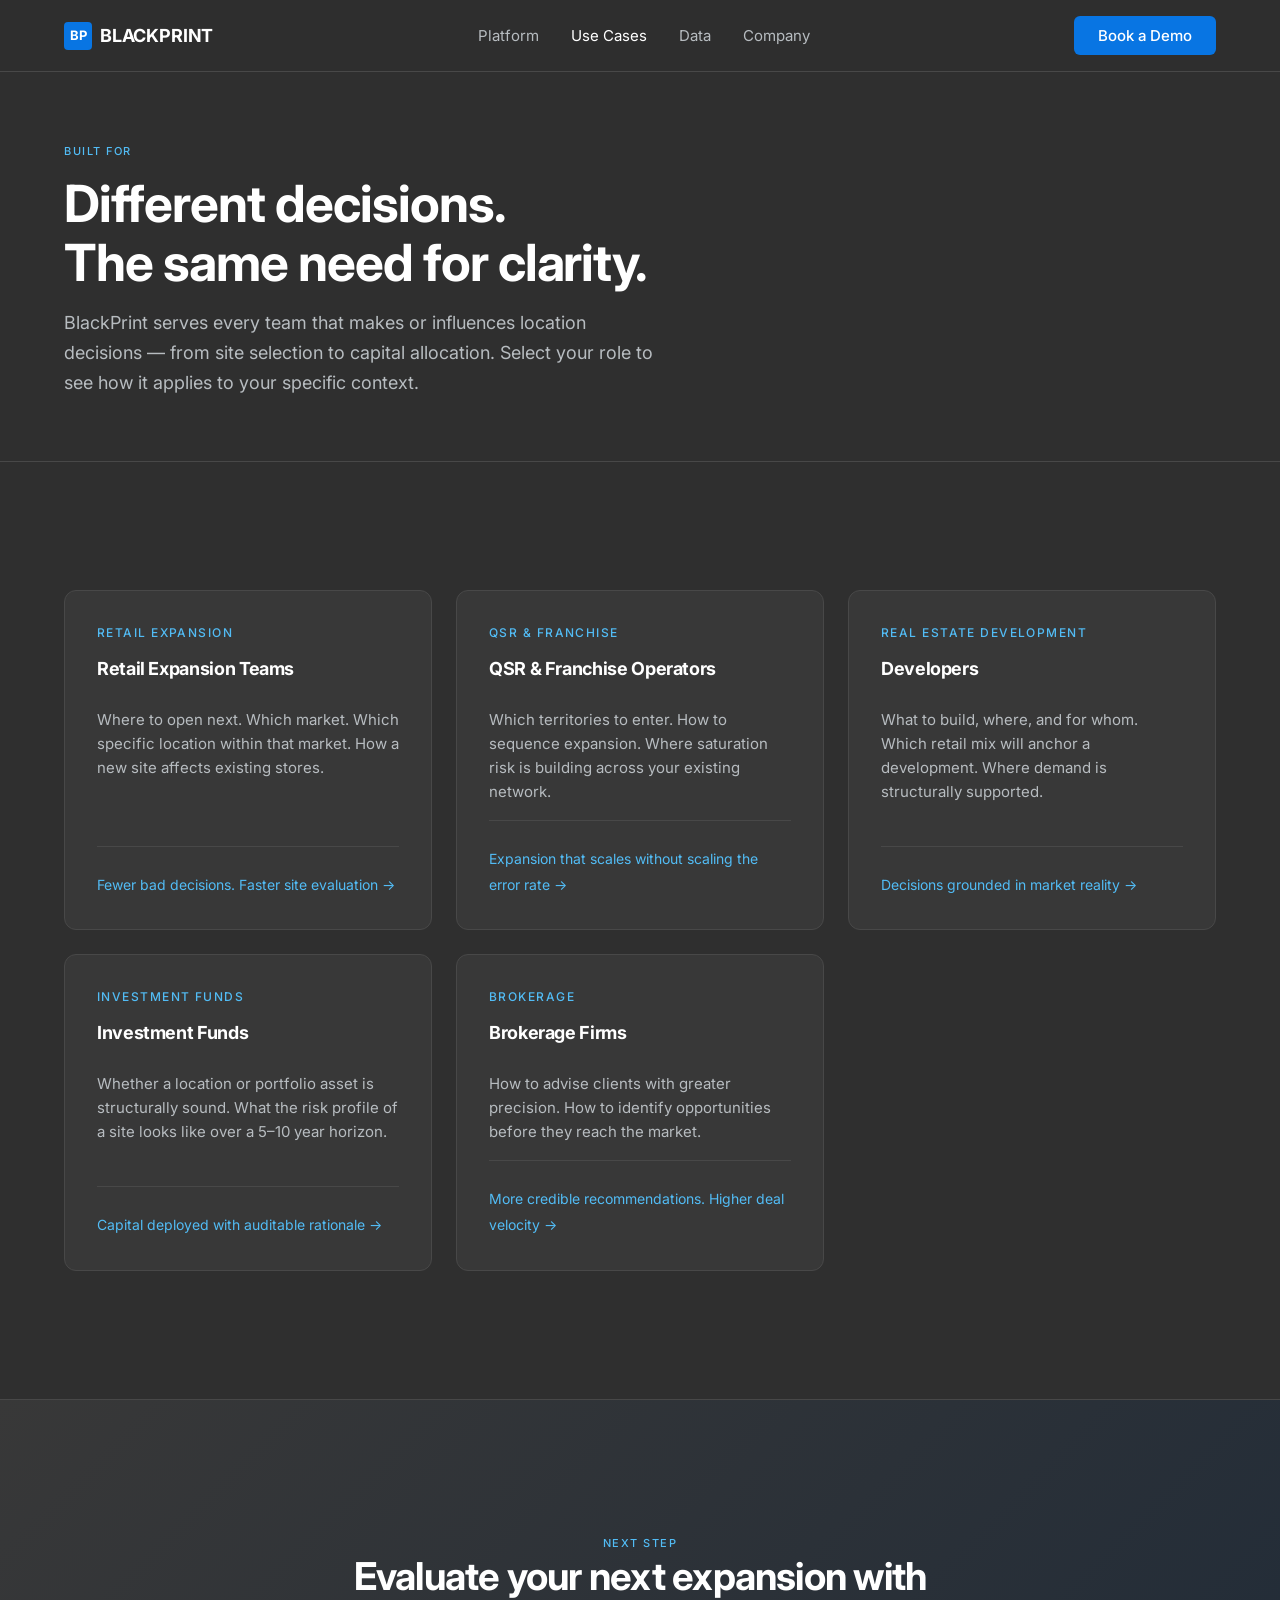
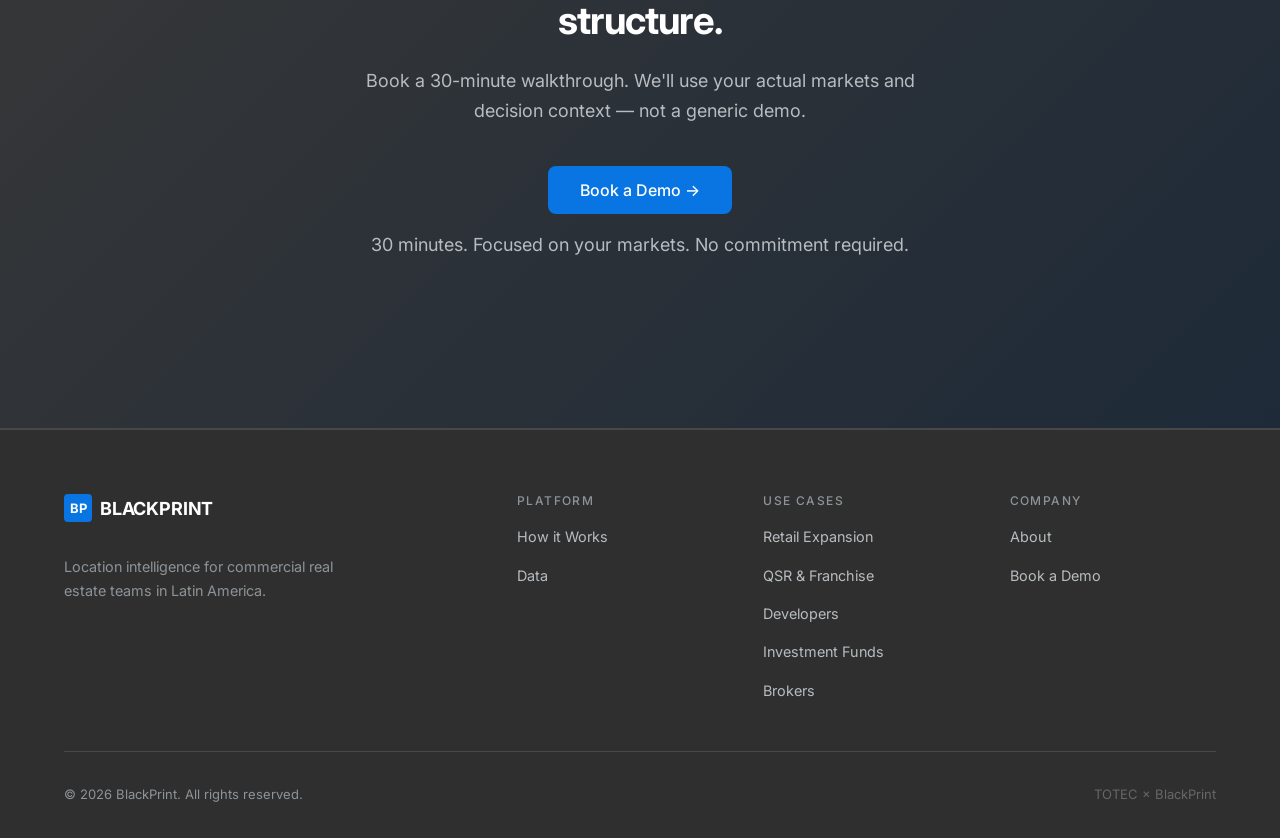
<file: use-cases/index.html>
<!DOCTYPE html>
<html lang="en">
<head>
  <meta charset="UTF-8" />
  <meta name="viewport" content="width=device-width, initial-scale=1.0" />
  <title>Use Cases — BlackPrint</title>
  <meta name="description" content="BlackPrint serves retail expansion teams, QSR operators, developers, investment funds, and brokerage firms making location decisions in Latin America." />
  <link rel="preconnect" href="https://fonts.googleapis.com" />
  <link rel="preconnect" href="https://fonts.gstatic.com" crossorigin />
  <link href="https://fonts.googleapis.com/css2?family=Inter:wght@400;500;700&display=swap" rel="stylesheet" />
  <link rel="stylesheet" href="../css/style.css" />
</head>
<body>

  <nav class="nav" id="nav">
    <div class="nav__inner">
      <a href="/" class="nav__logo">
        <div class="nav__logo-mark">BP</div>
        BLACKPRINT
      </a>
      <ul class="nav__links">
        <li><a href="../platform.html" class="nav__link">Platform</a></li>
        <li><a href="index.html" class="nav__link active">Use Cases</a></li>
        <li><a href="../data/index.html" class="nav__link">Data</a></li>
        <li><a href="../company/index.html" class="nav__link">Company</a></li>
      </ul>
      <div class="nav__cta">
        <a href="../demo.html" class="btn btn--primary">Book a Demo</a>
      </div>
      <button class="nav__toggle" id="navToggle" aria-label="Toggle menu">
        <span></span><span></span><span></span>
      </button>
    </div>
  </nav>

  <section class="page-hero">
    <div class="container">
      <span class="eyebrow">Built For</span>
      <h1>Different decisions.<br/>The same need for clarity.</h1>
      <p>BlackPrint serves every team that makes or influences location decisions — from site selection to capital allocation. Select your role to see how it applies to your specific context.</p>
    </div>
  </section>

  <section class="section section--dark">
    <div class="container">
      <div style="display:grid;grid-template-columns:repeat(auto-fit,minmax(300px,1fr));gap:var(--space-6);">

        <a href="retail.html" class="icp-card" style="text-decoration:none;display:flex;flex-direction:column;">
          <div class="icp-card__role">Retail Expansion</div>
          <h3>Retail Expansion Teams</h3>
          <p style="font-size:0.9375rem;color:var(--depth-3);margin-top:0.75rem;line-height:1.6;">Where to open next. Which market. Which specific location within that market. How a new site affects existing stores.</p>
          <div style="margin-top:auto;padding-top:1.5rem;border-top:1px solid var(--depth-7);">
            <span style="color:var(--blue-highlight);font-size:0.875rem;">Fewer bad decisions. Faster site evaluation →</span>
          </div>
        </a>

        <a href="qsr.html" class="icp-card" style="text-decoration:none;display:flex;flex-direction:column;">
          <div class="icp-card__role">QSR &amp; Franchise</div>
          <h3>QSR &amp; Franchise Operators</h3>
          <p style="font-size:0.9375rem;color:var(--depth-3);margin-top:0.75rem;line-height:1.6;">Which territories to enter. How to sequence expansion. Where saturation risk is building across your existing network.</p>
          <div style="margin-top:auto;padding-top:1.5rem;border-top:1px solid var(--depth-7);">
            <span style="color:var(--blue-highlight);font-size:0.875rem;">Expansion that scales without scaling the error rate →</span>
          </div>
        </a>

        <a href="developers.html" class="icp-card" style="text-decoration:none;display:flex;flex-direction:column;">
          <div class="icp-card__role">Real Estate Development</div>
          <h3>Developers</h3>
          <p style="font-size:0.9375rem;color:var(--depth-3);margin-top:0.75rem;line-height:1.6;">What to build, where, and for whom. Which retail mix will anchor a development. Where demand is structurally supported.</p>
          <div style="margin-top:auto;padding-top:1.5rem;border-top:1px solid var(--depth-7);">
            <span style="color:var(--blue-highlight);font-size:0.875rem;">Decisions grounded in market reality →</span>
          </div>
        </a>

        <a href="funds.html" class="icp-card" style="text-decoration:none;display:flex;flex-direction:column;">
          <div class="icp-card__role">Investment Funds</div>
          <h3>Investment Funds</h3>
          <p style="font-size:0.9375rem;color:var(--depth-3);margin-top:0.75rem;line-height:1.6;">Whether a location or portfolio asset is structurally sound. What the risk profile of a site looks like over a 5–10 year horizon.</p>
          <div style="margin-top:auto;padding-top:1.5rem;border-top:1px solid var(--depth-7);">
            <span style="color:var(--blue-highlight);font-size:0.875rem;">Capital deployed with auditable rationale →</span>
          </div>
        </a>

        <a href="brokers.html" class="icp-card" style="text-decoration:none;display:flex;flex-direction:column;">
          <div class="icp-card__role">Brokerage</div>
          <h3>Brokerage Firms</h3>
          <p style="font-size:0.9375rem;color:var(--depth-3);margin-top:0.75rem;line-height:1.6;">How to advise clients with greater precision. How to identify opportunities before they reach the market.</p>
          <div style="margin-top:auto;padding-top:1.5rem;border-top:1px solid var(--depth-7);">
            <span style="color:var(--blue-highlight);font-size:0.875rem;">More credible recommendations. Higher deal velocity →</span>
          </div>
        </a>

      </div>
    </div>
  </section>

  <section class="final-cta">
    <div class="container">
      <div class="reveal">
        <span class="eyebrow">Next Step</span>
        <h2>Evaluate your next expansion with structure.</h2>
        <p>Book a 30-minute walkthrough. We'll use your actual markets and decision context — not a generic demo.</p>
        <div class="final-cta__actions">
          <a href="../demo.html" class="btn btn--primary btn--lg">Book a Demo →</a>
          <p class="final-cta__note">30 minutes. Focused on your markets. No commitment required.</p>
        </div>
      </div>
    </div>
  </section>

  <footer class="footer">
    <div class="container">
      <div class="footer__grid">
        <div class="footer__brand">
          <a href="/" class="nav__logo" style="margin-bottom:1rem;display:inline-flex;">
            <div class="nav__logo-mark">BP</div>
            BLACKPRINT
          </a>
          <p>Location intelligence for commercial real estate teams in Latin America.</p>
        </div>
        <div class="footer__col">
          <h4>Platform</h4>
          <ul>
            <li><a href="../platform.html">How it Works</a></li>
            <li><a href="../data/index.html">Data</a></li>
          </ul>
        </div>
        <div class="footer__col">
          <h4>Use Cases</h4>
          <ul>
            <li><a href="retail.html">Retail Expansion</a></li>
            <li><a href="qsr.html">QSR &amp; Franchise</a></li>
            <li><a href="developers.html">Developers</a></li>
            <li><a href="funds.html">Investment Funds</a></li>
            <li><a href="brokers.html">Brokers</a></li>
          </ul>
        </div>
        <div class="footer__col">
          <h4>Company</h4>
          <ul>
            <li><a href="../company/index.html">About</a></li>
            <li><a href="../demo.html">Book a Demo</a></li>
          </ul>
        </div>
      </div>
      <div class="footer__bottom">
        <p>© 2026 BlackPrint. All rights reserved.</p>
        <p style="color:var(--depth-6);">TOTEC × BlackPrint</p>
      </div>
    </div>
  </footer>

  <script src="../js/main.js"></script>
</body>
</html>
</file>
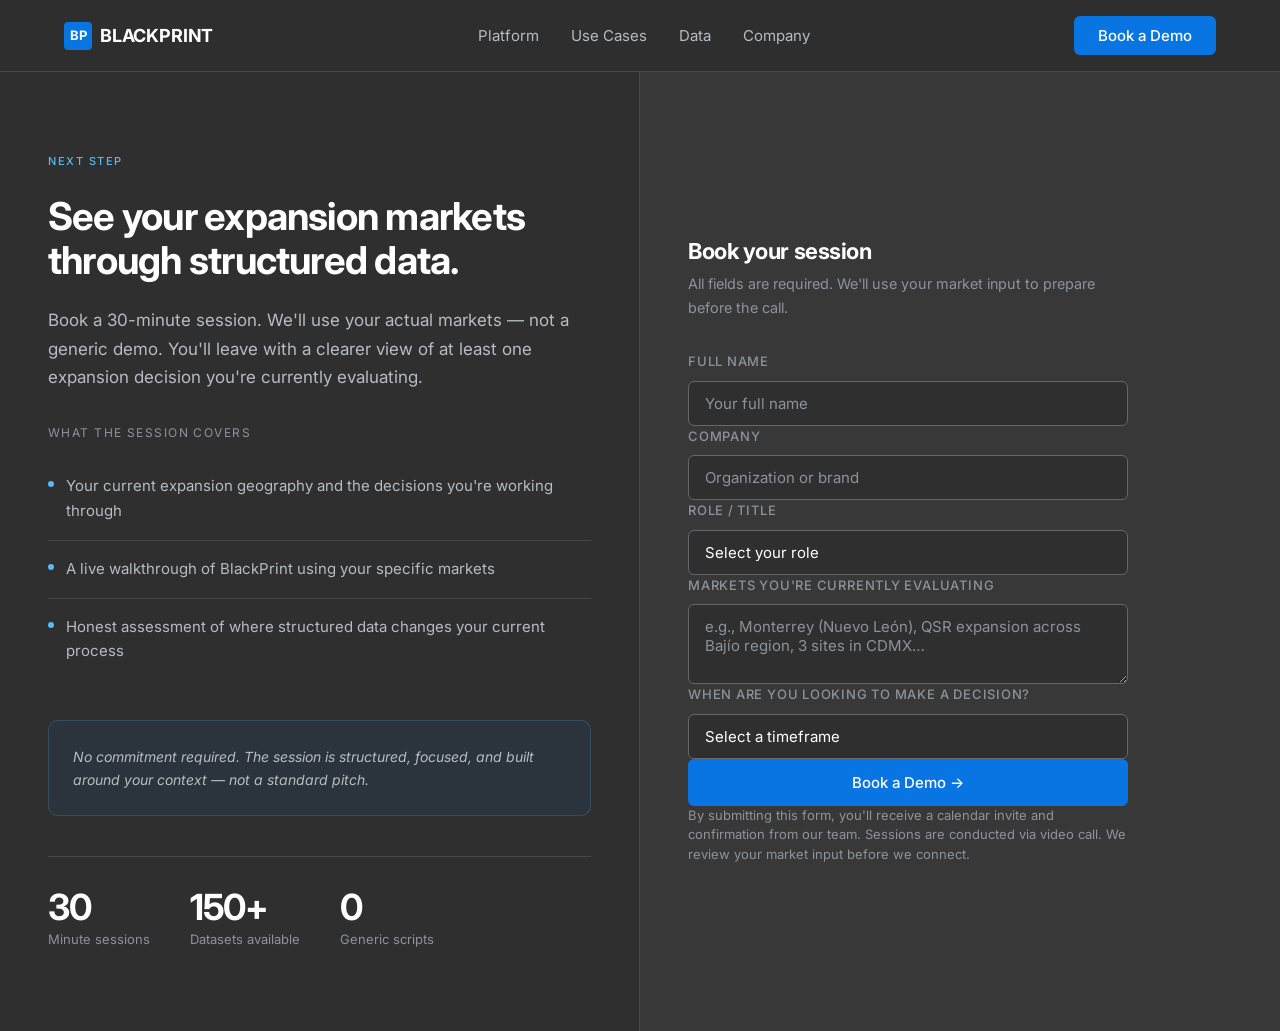
<file: demo.html>
<!DOCTYPE html>
<html lang="en">
<head>
  <meta charset="UTF-8" />
  <meta name="viewport" content="width=device-width, initial-scale=1.0" />
  <title>Book a Demo — BlackPrint</title>
  <meta name="description" content="Book a 30-minute BlackPrint walkthrough. We'll use your actual markets — not a generic demo. Structured analysis from the first conversation." />
  <link rel="preconnect" href="https://fonts.googleapis.com" />
  <link rel="preconnect" href="https://fonts.gstatic.com" crossorigin />
  <link href="https://fonts.googleapis.com/css2?family=Inter:wght@400;500;700&display=swap" rel="stylesheet" />
  <link rel="stylesheet" href="css/style.css" />
</head>
<body>

  <!-- NAV -->
  <nav class="nav" id="nav">
    <div class="nav__inner">
      <a href="/" class="nav__logo">
        <div class="nav__logo-mark">BP</div>
        BLACKPRINT
      </a>
      <ul class="nav__links">
        <li><a href="platform.html" class="nav__link">Platform</a></li>
        <li><a href="use-cases/index.html" class="nav__link">Use Cases</a></li>
        <li><a href="data/index.html" class="nav__link">Data</a></li>
        <li><a href="company/index.html" class="nav__link">Company</a></li>
      </ul>
      <div class="nav__cta">
        <a href="demo.html" class="btn btn--primary">Book a Demo</a>
      </div>
      <button class="nav__toggle" id="navToggle" aria-label="Toggle menu">
        <span></span><span></span><span></span>
      </button>
    </div>
  </nav>

  <!-- DEMO PAGE LAYOUT -->
  <div class="demo-page">

    <!-- LEFT: INFO -->
    <div class="demo-info">
      <div>
        <span class="eyebrow" style="margin-bottom:1.5rem;display:block;">Next Step</span>
        <h1 style="font-size:clamp(1.75rem,3vw,2.5rem);margin-bottom:1.5rem;line-height:1.15;">See your expansion markets through structured data.</h1>
        <p style="color:var(--depth-3);font-size:1.0625rem;line-height:1.65;margin-bottom:2rem;">
          Book a 30-minute session. We'll use your actual markets — not a generic demo. You'll leave with a clearer view of at least one expansion decision you're currently evaluating.
        </p>

        <div class="demo-expect">
          <p style="font-size:0.75rem;letter-spacing:0.12em;text-transform:uppercase;color:var(--depth-5);margin-bottom:1rem;">What the session covers</p>
          <div class="demo-expect__item">
            Your current expansion geography and the decisions you're working through
          </div>
          <div class="demo-expect__item">
            A live walkthrough of BlackPrint using your specific markets
          </div>
          <div class="demo-expect__item">
            Honest assessment of where structured data changes your current process
          </div>
        </div>

        <div style="margin-top:2.5rem;padding:1.5rem;background:rgba(8,117,227,0.08);border:1px solid rgba(82,188,245,0.2);border-radius:10px;">
          <p style="font-size:0.875rem;color:var(--depth-3);line-height:1.65;font-style:italic;">
            No commitment required. The session is structured, focused, and built around your context — not a standard pitch.
          </p>
        </div>

        <div class="stat-row" style="margin-top:2.5rem;padding-top:2rem;border-top:1px solid var(--depth-7);">
          <div class="stat">
            <span class="stat__value">30</span>
            <span class="stat__label">Minute sessions</span>
          </div>
          <div class="stat">
            <span class="stat__value">150+</span>
            <span class="stat__label">Datasets available</span>
          </div>
          <div class="stat">
            <span class="stat__value">0</span>
            <span class="stat__label">Generic scripts</span>
          </div>
        </div>
      </div>
    </div>

    <!-- RIGHT: FORM -->
    <div class="demo-form-side">
      <div style="max-width:440px;width:100%;">
        <h2 style="font-size:1.375rem;margin-bottom:0.5rem;">Book your session</h2>
        <p style="color:var(--depth-5);font-size:0.9rem;margin-bottom:2rem;">All fields are required. We'll use your market input to prepare before the call.</p>

        <form class="form" id="demoForm" action="demo/confirmed.html" method="get">
          <div class="form-group">
            <label for="name">Full Name</label>
            <input type="text" id="name" name="name" placeholder="Your full name" required />
          </div>

          <div class="form-group">
            <label for="company">Company</label>
            <input type="text" id="company" name="company" placeholder="Organization or brand" required />
          </div>

          <div class="form-group">
            <label for="role">Role / Title</label>
            <select id="role" name="role" required>
              <option value="" disabled selected>Select your role</option>
              <option value="expansion">Expansion Manager</option>
              <option value="fund">Fund Analyst / Investment</option>
              <option value="franchise">Franchise / QSR Operator</option>
              <option value="developer">Real Estate Developer</option>
              <option value="broker">Broker / Advisor</option>
              <option value="strategy">Strategy Lead</option>
              <option value="executive">Executive / C-Suite</option>
              <option value="other">Other</option>
            </select>
          </div>

          <div class="form-group">
            <label for="markets">Markets you're currently evaluating</label>
            <textarea id="markets" name="markets" placeholder="e.g., Monterrey (Nuevo León), QSR expansion across Bajío region, 3 sites in CDMX…" required></textarea>
          </div>

          <div class="form-group">
            <label for="timing">When are you looking to make a decision?</label>
            <select id="timing" name="timing" required>
              <option value="" disabled selected>Select a timeframe</option>
              <option value="immediate">Within the next month</option>
              <option value="quarter">This quarter</option>
              <option value="half-year">Within 6 months</option>
              <option value="exploring">Exploring / No fixed timeline</option>
            </select>
          </div>

          <button type="submit" class="btn btn--primary" style="width:100%;justify-content:center;padding:1rem;">
            Book a Demo →
          </button>

          <p class="form__note">
            By submitting this form, you'll receive a calendar invite and confirmation from our team. Sessions are conducted via video call. We review your market input before we connect.
          </p>
        </form>
      </div>
    </div>
  </div>

  <script src="js/main.js"></script>
</body>
</html>
</file>
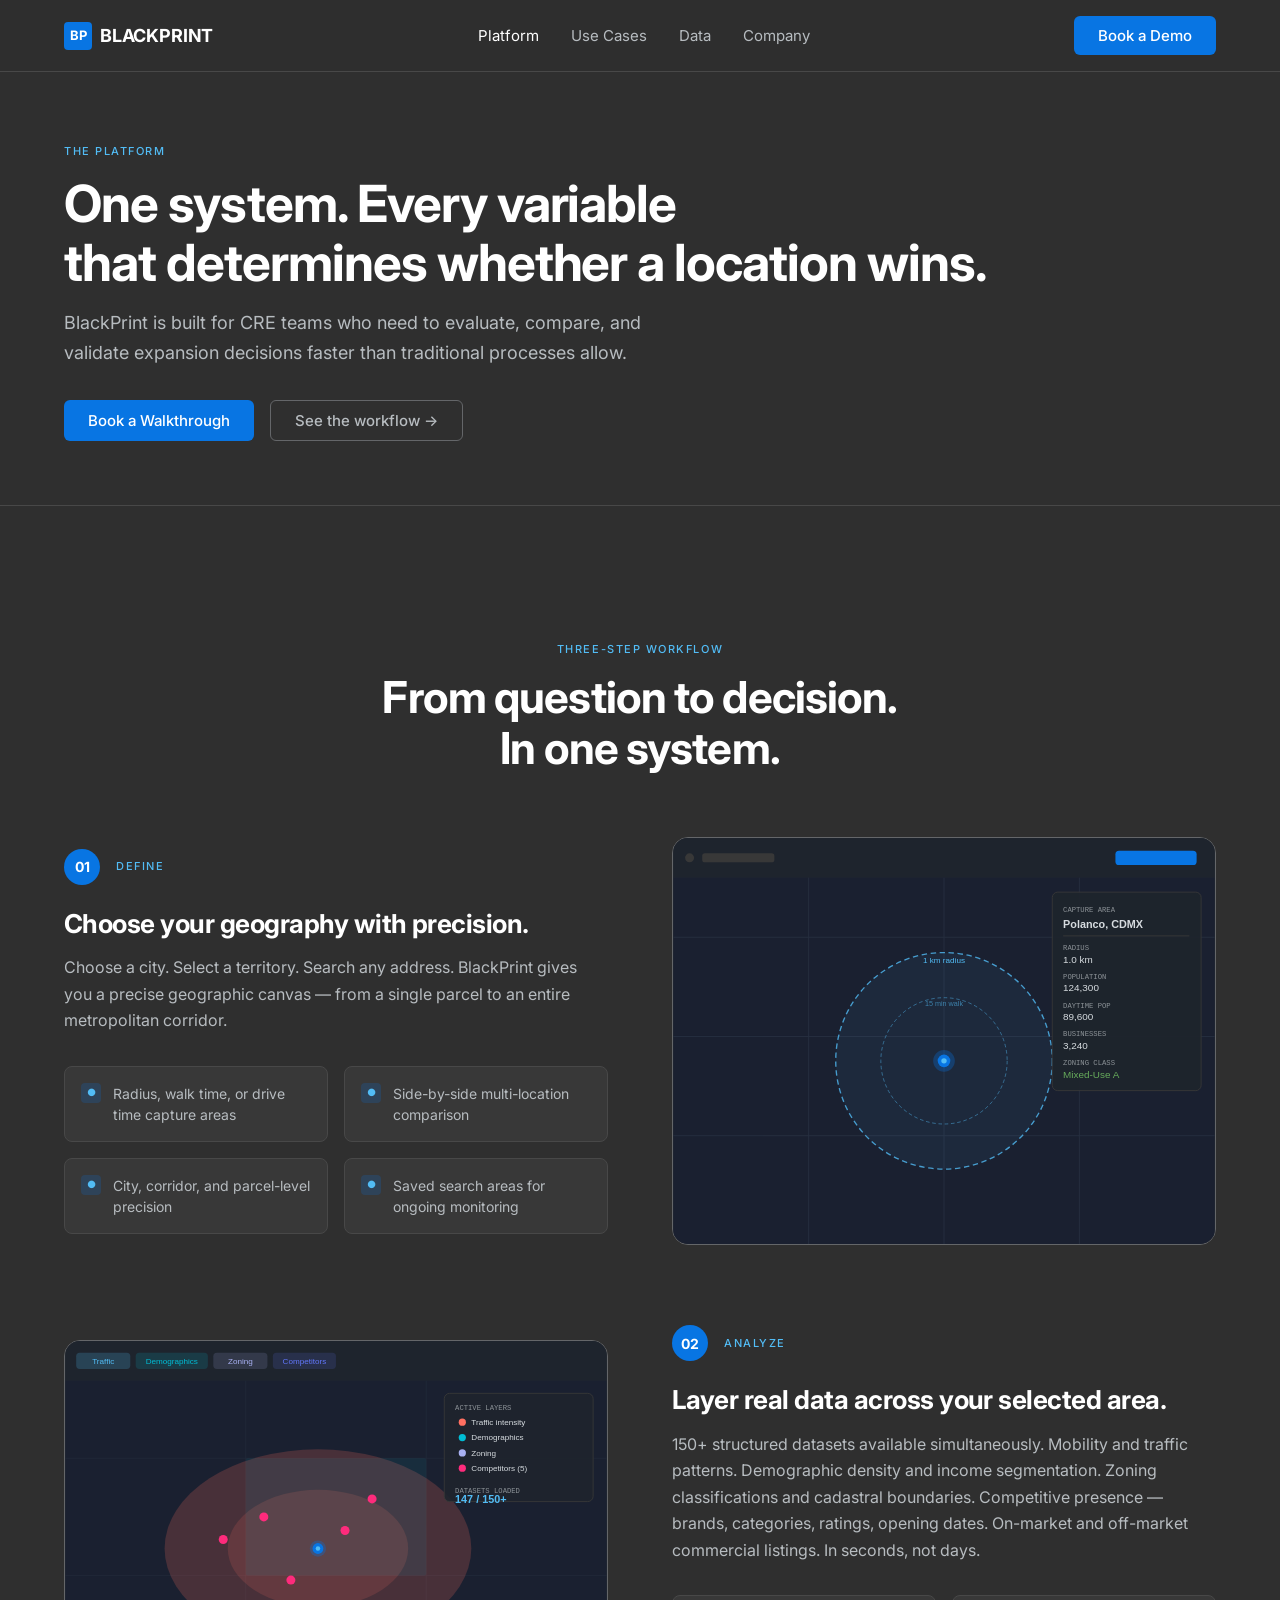
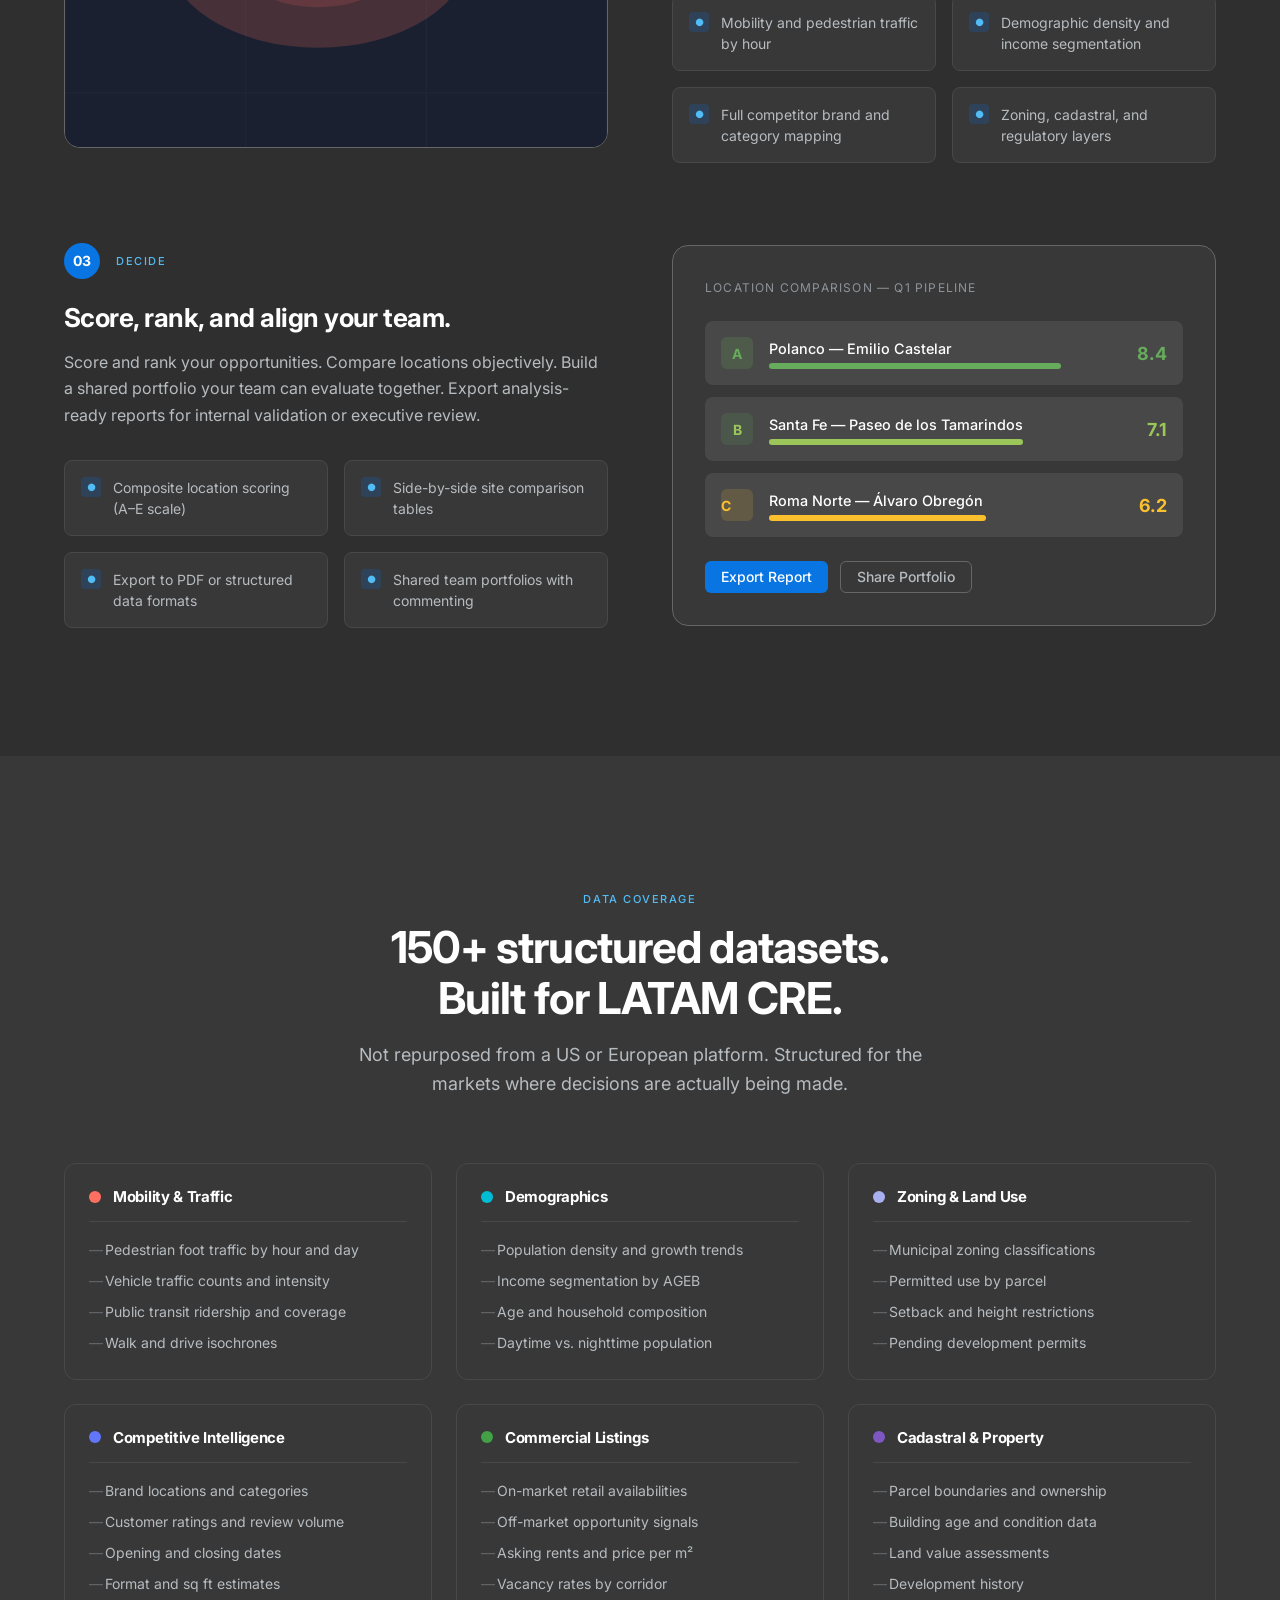
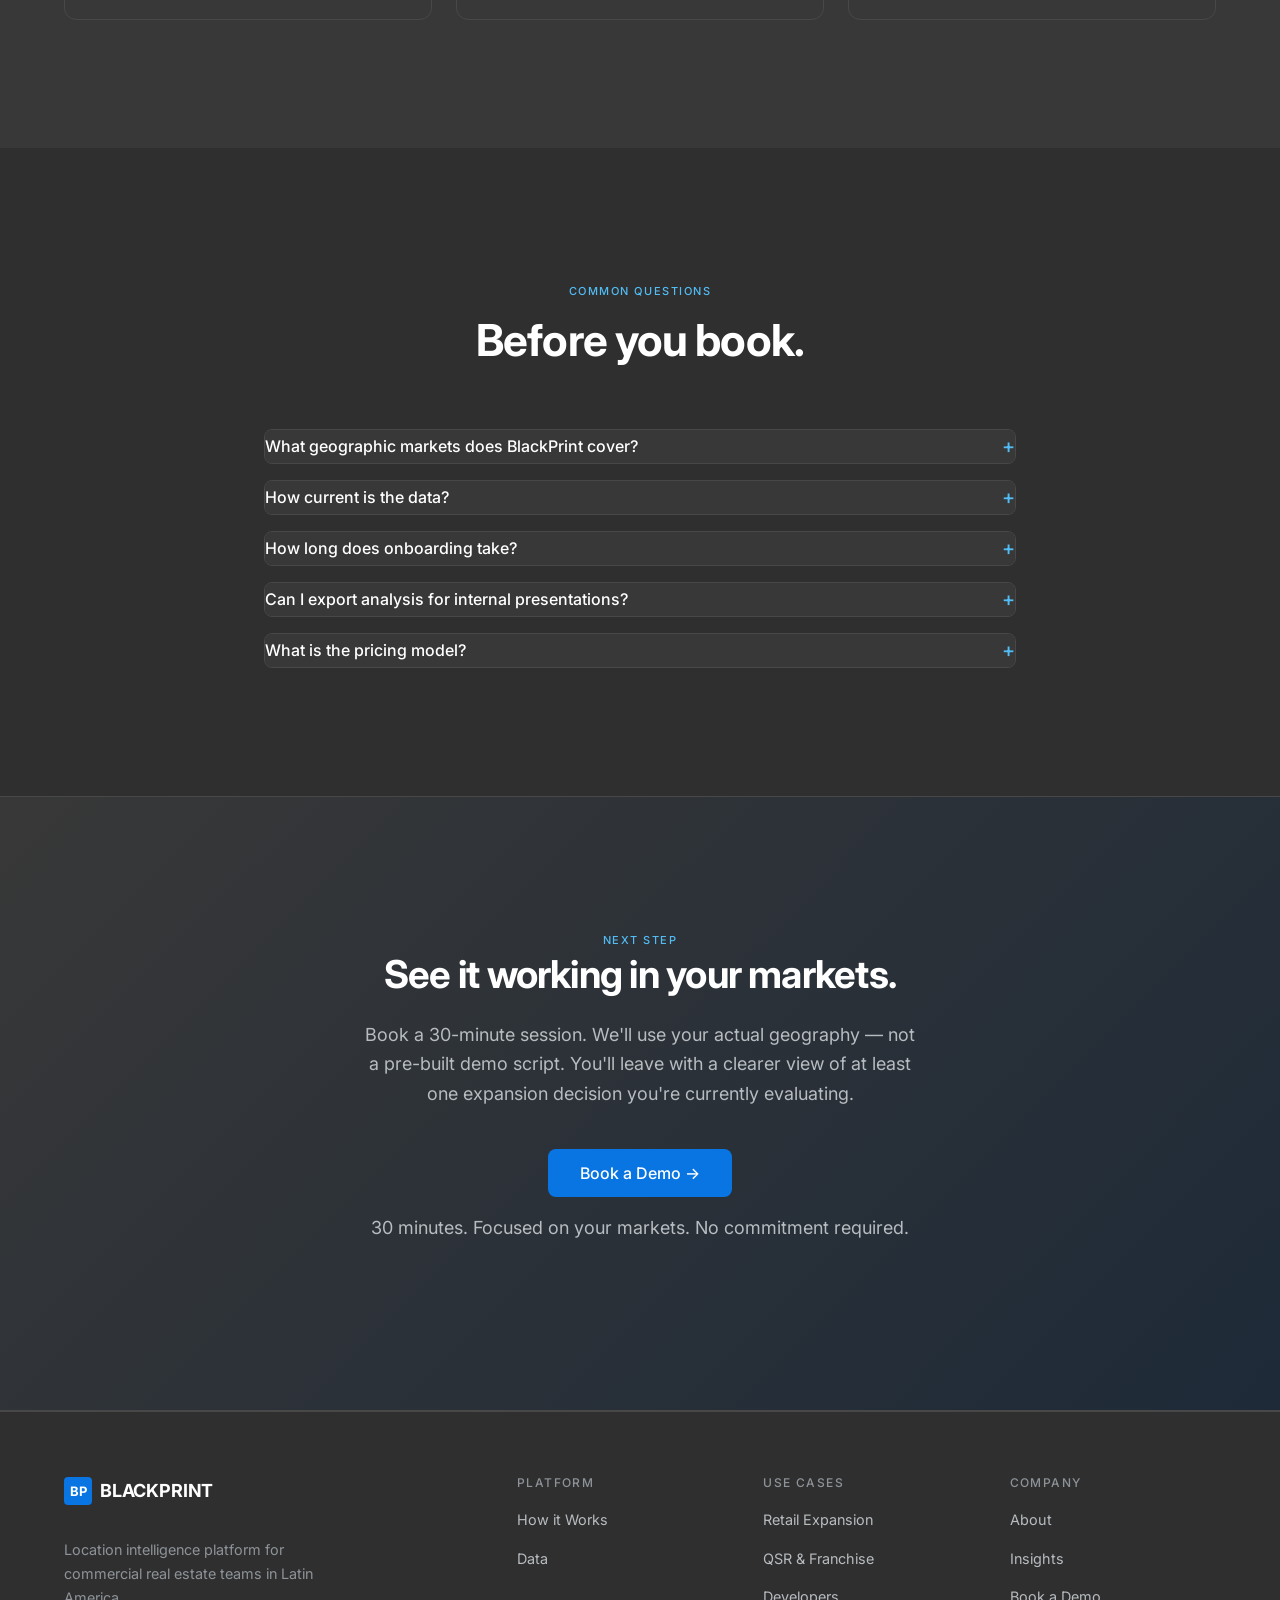
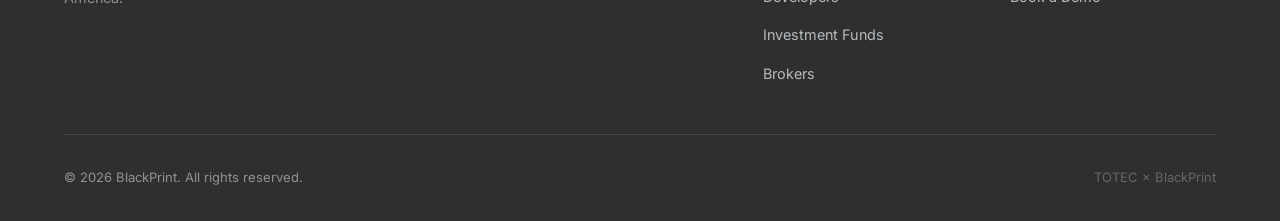
<file: platform.html>
<!DOCTYPE html>
<html lang="en">
<head>
  <meta charset="UTF-8" />
  <meta name="viewport" content="width=device-width, initial-scale=1.0" />
  <title>Platform — BlackPrint</title>
  <meta name="description" content="BlackPrint structures 150+ datasets into a single analytical system. See how the Define → Analyze → Decide workflow works." />
  <link rel="preconnect" href="https://fonts.googleapis.com" />
  <link rel="preconnect" href="https://fonts.gstatic.com" crossorigin />
  <link href="https://fonts.googleapis.com/css2?family=Inter:wght@400;500;700&display=swap" rel="stylesheet" />
  <link rel="stylesheet" href="css/style.css" />
</head>
<body>

  <!-- NAV -->
  <nav class="nav" id="nav">
    <div class="nav__inner">
      <a href="/" class="nav__logo">
        <div class="nav__logo-mark">BP</div>
        BLACKPRINT
      </a>
      <ul class="nav__links">
        <li><a href="platform.html" class="nav__link active">Platform</a></li>
        <li><a href="use-cases/index.html" class="nav__link">Use Cases</a></li>
        <li><a href="data/index.html" class="nav__link">Data</a></li>
        <li><a href="company/index.html" class="nav__link">Company</a></li>
      </ul>
      <div class="nav__cta">
        <a href="demo.html" class="btn btn--primary">Book a Demo</a>
      </div>
      <button class="nav__toggle" id="navToggle" aria-label="Toggle menu">
        <span></span><span></span><span></span>
      </button>
    </div>
  </nav>

  <!-- PAGE HERO -->
  <section class="page-hero">
    <div class="container">
      <span class="eyebrow">The Platform</span>
      <h1>One system. Every variable<br/>that determines whether a location wins.</h1>
      <p>BlackPrint is built for CRE teams who need to evaluate, compare, and validate expansion decisions faster than traditional processes allow.</p>
      <div style="margin-top:2rem;display:flex;gap:1rem;flex-wrap:wrap;">
        <a href="demo.html" class="btn btn--primary">Book a Walkthrough</a>
        <a href="#workflow" class="btn btn--secondary">See the workflow →</a>
      </div>
    </div>
  </section>

  <!-- WORKFLOW DEEP DIVE -->
  <section class="section section--dark" id="workflow">
    <div class="container">
      <div class="section-header section-header--center reveal">
        <span class="eyebrow">Three-Step Workflow</span>
        <h2>From question to decision.<br/>In one system.</h2>
      </div>

      <!-- Step 1: Define -->
      <div style="display:grid;grid-template-columns:1fr 1fr;gap:var(--space-16);align-items:center;margin-bottom:var(--space-20);" class="reveal">
        <div>
          <div style="display:flex;align-items:center;gap:var(--space-4);margin-bottom:var(--space-6);">
            <div class="step-num">01</div>
            <span class="eyebrow">Define</span>
          </div>
          <h3 style="font-size:1.625rem;margin-bottom:var(--space-4);">Choose your geography with precision.</h3>
          <p style="color:var(--depth-3);margin-bottom:var(--space-6);line-height:1.65;">Choose a city. Select a territory. Search any address. BlackPrint gives you a precise geographic canvas — from a single parcel to an entire metropolitan corridor.</p>
          <div class="platform-feature-list">
            <div class="platform-feature">
              <div class="platform-feature__icon">●</div>
              <p>Radius, walk time, or drive time capture areas</p>
            </div>
            <div class="platform-feature">
              <div class="platform-feature__icon">●</div>
              <p>Side-by-side multi-location comparison</p>
            </div>
            <div class="platform-feature">
              <div class="platform-feature__icon">●</div>
              <p>City, corridor, and parcel-level precision</p>
            </div>
            <div class="platform-feature">
              <div class="platform-feature__icon">●</div>
              <p>Saved search areas for ongoing monitoring</p>
            </div>
          </div>
        </div>
        <div style="background:var(--depth-8);border:1px solid var(--depth-6);border-radius:16px;overflow:hidden;aspect-ratio:4/3;">
          <!-- Platform screenshot mockup -->
          <svg viewBox="0 0 600 450" width="100%" height="100%" xmlns="http://www.w3.org/2000/svg">
            <rect width="600" height="450" fill="#232a35"/>
            <!-- Toolbar -->
            <rect width="600" height="44" fill="#1e242d"/>
            <circle cx="18" cy="22" r="5" fill="#383838"/>
            <rect x="32" y="17" width="80" height="10" rx="3" fill="#383838"/>
            <rect x="490" y="14" width="90" height="16" rx="4" fill="#0875E3"/>
            <!-- Map -->
            <rect x="0" y="44" width="600" height="406" fill="#1a2030"/>
            <g stroke="#2d3748" stroke-width="1" opacity="0.7">
              <line x1="0" y1="110" x2="600" y2="110"/>
              <line x1="0" y1="220" x2="600" y2="220"/>
              <line x1="0" y1="330" x2="600" y2="330"/>
              <line x1="150" y1="44" x2="150" y2="450"/>
              <line x1="300" y1="44" x2="300" y2="450"/>
              <line x1="450" y1="44" x2="450" y2="450"/>
            </g>
            <!-- Trade area circle -->
            <circle cx="300" cy="247" r="120" fill="none" stroke="#52BCF5" stroke-width="1.5" stroke-dasharray="6 4" opacity="0.8"/>
            <circle cx="300" cy="247" r="70" fill="none" stroke="#52BCF5" stroke-width="1" stroke-dasharray="4 3" opacity="0.5"/>
            <!-- Shaded capture area -->
            <circle cx="300" cy="247" r="120" fill="rgba(82,188,245,0.06)"/>
            <!-- Pin -->
            <circle cx="300" cy="247" r="12" fill="#0875E3" opacity="0.3"/>
            <circle cx="300" cy="247" r="7" fill="#0875E3"/>
            <circle cx="300" cy="247" r="3" fill="#52BCF5"/>
            <!-- Labels -->
            <text x="300" y="138" fill="#52BCF5" font-size="9" text-anchor="middle" font-family="sans-serif">1 km radius</text>
            <text x="300" y="186" fill="#52BCF5" font-size="8" text-anchor="middle" font-family="sans-serif" opacity="0.6">15 min walk</text>
            <!-- Sidebar -->
            <rect x="420" y="60" width="165" height="220" rx="6" fill="rgba(30,36,45,0.95)" stroke="#383838"/>
            <text x="432" y="82" fill="#8D9398" font-size="8" font-family="monospace">CAPTURE AREA</text>
            <text x="432" y="100" fill="#D7DCE0" font-size="12" font-family="sans-serif" font-weight="bold">Polanco, CDMX</text>
            <rect x="432" y="108" width="140" height="1" fill="#383838"/>
            <text x="432" y="124" fill="#8D9398" font-size="8" font-family="monospace">RADIUS</text>
            <text x="432" y="138" fill="#D7DCE0" font-size="11" font-family="sans-serif">1.0 km</text>
            <text x="432" y="156" fill="#8D9398" font-size="8" font-family="monospace">POPULATION</text>
            <text x="432" y="170" fill="#D7DCE0" font-size="11" font-family="sans-serif">124,300</text>
            <text x="432" y="188" fill="#8D9398" font-size="8" font-family="monospace">DAYTIME POP</text>
            <text x="432" y="202" fill="#D7DCE0" font-size="11" font-family="sans-serif">89,600</text>
            <text x="432" y="220" fill="#8D9398" font-size="8" font-family="monospace">BUSINESSES</text>
            <text x="432" y="234" fill="#D7DCE0" font-size="11" font-family="sans-serif">3,240</text>
            <text x="432" y="252" fill="#8D9398" font-size="8" font-family="monospace">ZONING CLASS</text>
            <text x="432" y="266" fill="#67AC5C" font-size="11" font-family="sans-serif">Mixed-Use A</text>
          </svg>
        </div>
      </div>

      <!-- Step 2: Analyze -->
      <div style="display:grid;grid-template-columns:1fr 1fr;gap:var(--space-16);align-items:center;margin-bottom:var(--space-20);" class="reveal">
        <div style="background:var(--depth-8);border:1px solid var(--depth-6);border-radius:16px;overflow:hidden;aspect-ratio:4/3;order:1;">
          <svg viewBox="0 0 600 450" width="100%" height="100%" xmlns="http://www.w3.org/2000/svg">
            <rect width="600" height="450" fill="#232a35"/>
            <rect width="600" height="44" fill="#1e242d"/>
            <rect x="12" y="13" width="60" height="18" rx="4" fill="rgba(82,188,245,0.2)"/>
            <text x="42" y="25" fill="#52BCF5" font-size="9" text-anchor="middle" font-family="sans-serif">Traffic</text>
            <rect x="78" y="13" width="80" height="18" rx="4" fill="rgba(0,188,212,0.15)"/>
            <text x="118" y="25" fill="#00BCD4" font-size="9" text-anchor="middle" font-family="sans-serif">Demographics</text>
            <rect x="164" y="13" width="60" height="18" rx="4" fill="rgba(168,176,242,0.15)"/>
            <text x="194" y="25" fill="#A8B0F2" font-size="9" text-anchor="middle" font-family="sans-serif">Zoning</text>
            <rect x="230" y="13" width="70" height="18" rx="4" fill="rgba(97,118,248,0.15)"/>
            <text x="265" y="25" fill="#6176F8" font-size="9" text-anchor="middle" font-family="sans-serif">Competitors</text>
            <!-- Map layers -->
            <rect x="0" y="44" width="600" height="406" fill="#1a2030"/>
            <g stroke="#2d3748" stroke-width="0.75" opacity="0.5">
              <line x1="0" y1="130" x2="600" y2="130"/>
              <line x1="0" y1="260" x2="600" y2="260"/>
              <line x1="0" y1="390" x2="600" y2="390"/>
              <line x1="200" y1="44" x2="200" y2="450"/>
              <line x1="400" y1="44" x2="400" y2="450"/>
            </g>
            <!-- Traffic heat layer -->
            <ellipse cx="280" cy="230" rx="170" ry="110" fill="rgba(255,111,97,0.2)"/>
            <ellipse cx="280" cy="230" rx="100" ry="65" fill="rgba(255,111,97,0.15)"/>
            <!-- Demographic zones -->
            <rect x="200" y="130" width="200" height="130" rx="2" fill="rgba(0,188,212,0.08)"/>
            <!-- Competitor pins -->
            <circle cx="220" cy="195" r="5" fill="#FE2B7C"/>
            <circle cx="310" cy="210" r="5" fill="#FE2B7C"/>
            <circle cx="340" cy="175" r="5" fill="#FE2B7C"/>
            <circle cx="250" cy="265" r="5" fill="#FE2B7C"/>
            <circle cx="175" cy="220" r="5" fill="#FE2B7C"/>
            <!-- Feature location pin -->
            <circle cx="280" cy="230" r="9" fill="#0875E3" opacity="0.3"/>
            <circle cx="280" cy="230" r="6" fill="#0875E3"/>
            <circle cx="280" cy="230" r="2.5" fill="#52BCF5"/>
            <!-- Legend -->
            <rect x="420" y="58" width="165" height="120" rx="6" fill="rgba(30,36,45,0.9)" stroke="#383838"/>
            <text x="432" y="76" fill="#8D9398" font-size="8" font-family="monospace">ACTIVE LAYERS</text>
            <circle cx="440" cy="90" r="4" fill="#FF6F61"/>
            <text x="450" y="93" fill="#D7DCE0" font-size="9" font-family="sans-serif">Traffic intensity</text>
            <circle cx="440" cy="107" r="4" fill="#00BCD4"/>
            <text x="450" y="110" fill="#D7DCE0" font-size="9" font-family="sans-serif">Demographics</text>
            <circle cx="440" cy="124" r="4" fill="#A8B0F2"/>
            <text x="450" y="127" fill="#D7DCE0" font-size="9" font-family="sans-serif">Zoning</text>
            <circle cx="440" cy="141" r="4" fill="#FE2B7C"/>
            <text x="450" y="144" fill="#D7DCE0" font-size="9" font-family="sans-serif">Competitors (5)</text>
            <text x="432" y="168" fill="#8D9398" font-size="8" font-family="monospace">DATASETS LOADED</text>
            <text x="432" y="180" fill="#52BCF5" font-size="12" font-family="sans-serif" font-weight="bold">147 / 150+</text>
          </svg>
        </div>
        <div style="order:2;">
          <div style="display:flex;align-items:center;gap:var(--space-4);margin-bottom:var(--space-6);">
            <div class="step-num">02</div>
            <span class="eyebrow">Analyze</span>
          </div>
          <h3 style="font-size:1.625rem;margin-bottom:var(--space-4);">Layer real data across your selected area.</h3>
          <p style="color:var(--depth-3);margin-bottom:var(--space-6);line-height:1.65;">150+ structured datasets available simultaneously. Mobility and traffic patterns. Demographic density and income segmentation. Zoning classifications and cadastral boundaries. Competitive presence — brands, categories, ratings, opening dates. On-market and off-market commercial listings. In seconds, not days.</p>
          <div class="platform-feature-list">
            <div class="platform-feature">
              <div class="platform-feature__icon">●</div>
              <p>Mobility and pedestrian traffic by hour</p>
            </div>
            <div class="platform-feature">
              <div class="platform-feature__icon">●</div>
              <p>Demographic density and income segmentation</p>
            </div>
            <div class="platform-feature">
              <div class="platform-feature__icon">●</div>
              <p>Full competitor brand and category mapping</p>
            </div>
            <div class="platform-feature">
              <div class="platform-feature__icon">●</div>
              <p>Zoning, cadastral, and regulatory layers</p>
            </div>
          </div>
        </div>
      </div>

      <!-- Step 3: Decide -->
      <div style="display:grid;grid-template-columns:1fr 1fr;gap:var(--space-16);align-items:center;" class="reveal">
        <div>
          <div style="display:flex;align-items:center;gap:var(--space-4);margin-bottom:var(--space-6);">
            <div class="step-num">03</div>
            <span class="eyebrow">Decide</span>
          </div>
          <h3 style="font-size:1.625rem;margin-bottom:var(--space-4);">Score, rank, and align your team.</h3>
          <p style="color:var(--depth-3);margin-bottom:var(--space-6);line-height:1.65;">Score and rank your opportunities. Compare locations objectively. Build a shared portfolio your team can evaluate together. Export analysis-ready reports for internal validation or executive review.</p>
          <div class="platform-feature-list">
            <div class="platform-feature">
              <div class="platform-feature__icon">●</div>
              <p>Composite location scoring (A–E scale)</p>
            </div>
            <div class="platform-feature">
              <div class="platform-feature__icon">●</div>
              <p>Side-by-side site comparison tables</p>
            </div>
            <div class="platform-feature">
              <div class="platform-feature__icon">●</div>
              <p>Export to PDF or structured data formats</p>
            </div>
            <div class="platform-feature">
              <div class="platform-feature__icon">●</div>
              <p>Shared team portfolios with commenting</p>
            </div>
          </div>
        </div>
        <div style="background:var(--depth-8);border:1px solid var(--depth-6);border-radius:16px;padding:var(--space-8);">
          <!-- Score comparison mockup -->
          <div style="margin-bottom:var(--space-6);">
            <p style="font-size:0.75rem;letter-spacing:0.1em;text-transform:uppercase;color:var(--depth-5);margin-bottom:var(--space-4);">Location Comparison — Q1 Pipeline</p>
          </div>

          <!-- Location row 1 -->
          <div style="display:flex;align-items:center;gap:var(--space-4);padding:var(--space-4);background:var(--depth-7);border-radius:8px;margin-bottom:var(--space-3);">
            <div style="width:32px;height:32px;border-radius:6px;background:rgba(103,172,92,0.2);display:flex;align-items:center;justify-content:center;color:#67AC5C;font-weight:700;font-size:0.875rem;flex-shrink:0;">A</div>
            <div style="flex:1;">
              <p style="font-size:0.9rem;color:var(--on-primary);font-weight:500;margin-bottom:2px;">Polanco — Emilio Castelar</p>
              <div class="score-scale">
                <div class="score-segment" style="background:#67AC5C;flex:8.4"></div>
                <div class="score-segment" style="background:var(--depth-7);flex:1.6"></div>
              </div>
            </div>
            <div style="font-size:1.125rem;font-weight:700;color:#67AC5C;flex-shrink:0;">8.4</div>
          </div>

          <!-- Location row 2 -->
          <div style="display:flex;align-items:center;gap:var(--space-4);padding:var(--space-4);background:var(--depth-7);border-radius:8px;margin-bottom:var(--space-3);">
            <div style="width:32px;height:32px;border-radius:6px;background:rgba(103,172,92,0.15);display:flex;align-items:center;justify-content:center;color:#9bc75a;font-weight:700;font-size:0.875rem;flex-shrink:0;">B</div>
            <div style="flex:1;">
              <p style="font-size:0.9rem;color:var(--on-primary);font-weight:500;margin-bottom:2px;">Santa Fe — Paseo de los Tamarindos</p>
              <div class="score-scale">
                <div class="score-segment" style="background:#9bc75a;flex:7.1"></div>
                <div class="score-segment" style="background:var(--depth-7);flex:2.9"></div>
              </div>
            </div>
            <div style="font-size:1.125rem;font-weight:700;color:#9bc75a;flex-shrink:0;">7.1</div>
          </div>

          <!-- Location row 3 -->
          <div style="display:flex;align-items:center;gap:var(--space-4);padding:var(--space-4);background:var(--depth-7);border-radius:8px;margin-bottom:var(--space-3);">
            <div style="width:32px;height:32px;border-radius:6px;background:rgba(251,192,45,0.15);display:flex;align-items:center;justify-content:justify;color:#FBC02D;font-weight:700;font-size:0.875rem;flex-shrink:0;">C</div>
            <div style="flex:1;">
              <p style="font-size:0.9rem;color:var(--on-primary);font-weight:500;margin-bottom:2px;">Roma Norte — Álvaro Obregón</p>
              <div class="score-scale">
                <div class="score-segment" style="background:#FBC02D;flex:6.2"></div>
                <div class="score-segment" style="background:var(--depth-7);flex:3.8"></div>
              </div>
            </div>
            <div style="font-size:1.125rem;font-weight:700;color:#FBC02D;flex-shrink:0;">6.2</div>
          </div>

          <div style="margin-top:var(--space-6);display:flex;gap:var(--space-3);">
            <div class="btn btn--primary btn--sm" style="pointer-events:none;">Export Report</div>
            <div class="btn btn--secondary btn--sm" style="pointer-events:none;">Share Portfolio</div>
          </div>
        </div>
      </div>
    </div>
  </section>

  <!-- DATASET DEPTH -->
  <section class="section section--mid" id="data-depth">
    <div class="container">
      <div class="section-header section-header--center reveal">
        <span class="eyebrow">Data Coverage</span>
        <h2>150+ structured datasets.<br/>Built for LATAM CRE.</h2>
        <p>Not repurposed from a US or European platform. Structured for the markets where decisions are actually being made.</p>
      </div>

      <div class="data-categories">
        <div class="data-category reveal">
          <div class="data-category__header">
            <div class="data-category__dot" style="background:var(--map-orange)"></div>
            <h3>Mobility &amp; Traffic</h3>
          </div>
          <ul>
            <li>Pedestrian foot traffic by hour and day</li>
            <li>Vehicle traffic counts and intensity</li>
            <li>Public transit ridership and coverage</li>
            <li>Walk and drive isochrones</li>
          </ul>
        </div>
        <div class="data-category reveal">
          <div class="data-category__header">
            <div class="data-category__dot" style="background:var(--map-turquoise)"></div>
            <h3>Demographics</h3>
          </div>
          <ul>
            <li>Population density and growth trends</li>
            <li>Income segmentation by AGEB</li>
            <li>Age and household composition</li>
            <li>Daytime vs. nighttime population</li>
          </ul>
        </div>
        <div class="data-category reveal">
          <div class="data-category__header">
            <div class="data-category__dot" style="background:var(--map-lavender)"></div>
            <h3>Zoning &amp; Land Use</h3>
          </div>
          <ul>
            <li>Municipal zoning classifications</li>
            <li>Permitted use by parcel</li>
            <li>Setback and height restrictions</li>
            <li>Pending development permits</li>
          </ul>
        </div>
        <div class="data-category reveal">
          <div class="data-category__header">
            <div class="data-category__dot" style="background:var(--map-blue)"></div>
            <h3>Competitive Intelligence</h3>
          </div>
          <ul>
            <li>Brand locations and categories</li>
            <li>Customer ratings and review volume</li>
            <li>Opening and closing dates</li>
            <li>Format and sq ft estimates</li>
          </ul>
        </div>
        <div class="data-category reveal">
          <div class="data-category__header">
            <div class="data-category__dot" style="background:var(--map-green)"></div>
            <h3>Commercial Listings</h3>
          </div>
          <ul>
            <li>On-market retail availabilities</li>
            <li>Off-market opportunity signals</li>
            <li>Asking rents and price per m²</li>
            <li>Vacancy rates by corridor</li>
          </ul>
        </div>
        <div class="data-category reveal">
          <div class="data-category__header">
            <div class="data-category__dot" style="background:var(--map-purple)"></div>
            <h3>Cadastral &amp; Property</h3>
          </div>
          <ul>
            <li>Parcel boundaries and ownership</li>
            <li>Building age and condition data</li>
            <li>Land value assessments</li>
            <li>Development history</li>
          </ul>
        </div>
      </div>
    </div>
  </section>

  <!-- FAQ -->
  <section class="section section--dark" id="faq">
    <div class="container" style="max-width:800px;">
      <div class="section-header section-header--center reveal">
        <span class="eyebrow">Common Questions</span>
        <h2>Before you book.</h2>
      </div>

      <div class="faq-list reveal">
        <details class="faq-item">
          <summary>What geographic markets does BlackPrint cover?</summary>
          <p>BlackPrint is built for Mexico and Latin America. Current primary coverage is across major Mexican metros — CDMX, Monterrey, Guadalajara, Querétaro, and expanding. Additional LATAM coverage is active and growing. Your walkthrough will confirm specific coverage for the markets you're evaluating.</p>
        </details>
        <details class="faq-item">
          <summary>How current is the data?</summary>
          <p>Dataset freshness varies by category. Mobility and traffic data refreshes continuously. Competitive intelligence updates weekly. Listings are synced daily. Demographic and zoning data follows government cadence with manual enrichment. Full freshness specifications are available on request during a demo session.</p>
        </details>
        <details class="faq-item">
          <summary>How long does onboarding take?</summary>
          <p>Most teams are active on BlackPrint within one week. The platform is designed to be adopted without a data science team. Your walkthrough session includes hands-on use in your actual markets — you leave the session knowing how to use it, not just what it does.</p>
        </details>
        <details class="faq-item">
          <summary>Can I export analysis for internal presentations?</summary>
          <p>Yes. BlackPrint supports structured PDF export and data export formats suitable for executive presentations and board-level reviews. Reports are formatted to show the analytical rationale behind a recommendation — not just a summary, but the evidence chain.</p>
        </details>
        <details class="faq-item">
          <summary>What is the pricing model?</summary>
          <p>Pricing is discussed during your walkthrough session, where we can confirm the right coverage tier for your geography and team size. We do not publish fixed pricing because the right structure depends on your markets and use case. No commitment is required from the demo session.</p>
        </details>
      </div>
    </div>
  </section>

  <!-- CTA -->
  <section class="final-cta">
    <div class="container">
      <div class="reveal">
        <span class="eyebrow">Next Step</span>
        <h2>See it working in your markets.</h2>
        <p>Book a 30-minute session. We'll use your actual geography — not a pre-built demo script. You'll leave with a clearer view of at least one expansion decision you're currently evaluating.</p>
        <div class="final-cta__actions">
          <a href="demo.html" class="btn btn--primary btn--lg">Book a Demo →</a>
          <p class="final-cta__note">30 minutes. Focused on your markets. No commitment required.</p>
        </div>
      </div>
    </div>
  </section>

  <!-- FOOTER -->
  <footer class="footer">
    <div class="container">
      <div class="footer__grid">
        <div class="footer__brand">
          <a href="/" class="nav__logo" style="margin-bottom:1rem;display:inline-flex;">
            <div class="nav__logo-mark">BP</div>
            BLACKPRINT
          </a>
          <p>Location intelligence platform for commercial real estate teams in Latin America.</p>
        </div>
        <div class="footer__col">
          <h4>Platform</h4>
          <ul>
            <li><a href="platform.html">How it Works</a></li>
            <li><a href="data/index.html">Data</a></li>
          </ul>
        </div>
        <div class="footer__col">
          <h4>Use Cases</h4>
          <ul>
            <li><a href="use-cases/retail.html">Retail Expansion</a></li>
            <li><a href="use-cases/qsr.html">QSR &amp; Franchise</a></li>
            <li><a href="use-cases/developers.html">Developers</a></li>
            <li><a href="use-cases/funds.html">Investment Funds</a></li>
            <li><a href="use-cases/brokers.html">Brokers</a></li>
          </ul>
        </div>
        <div class="footer__col">
          <h4>Company</h4>
          <ul>
            <li><a href="company/index.html">About</a></li>
            <li><a href="insights/index.html">Insights</a></li>
            <li><a href="demo.html">Book a Demo</a></li>
          </ul>
        </div>
      </div>
      <div class="footer__bottom">
        <p>© 2026 BlackPrint. All rights reserved.</p>
        <p style="color:var(--depth-6);">TOTEC × BlackPrint</p>
      </div>
    </div>
  </footer>

  <script src="js/main.js"></script>
</body>
</html>
</file>
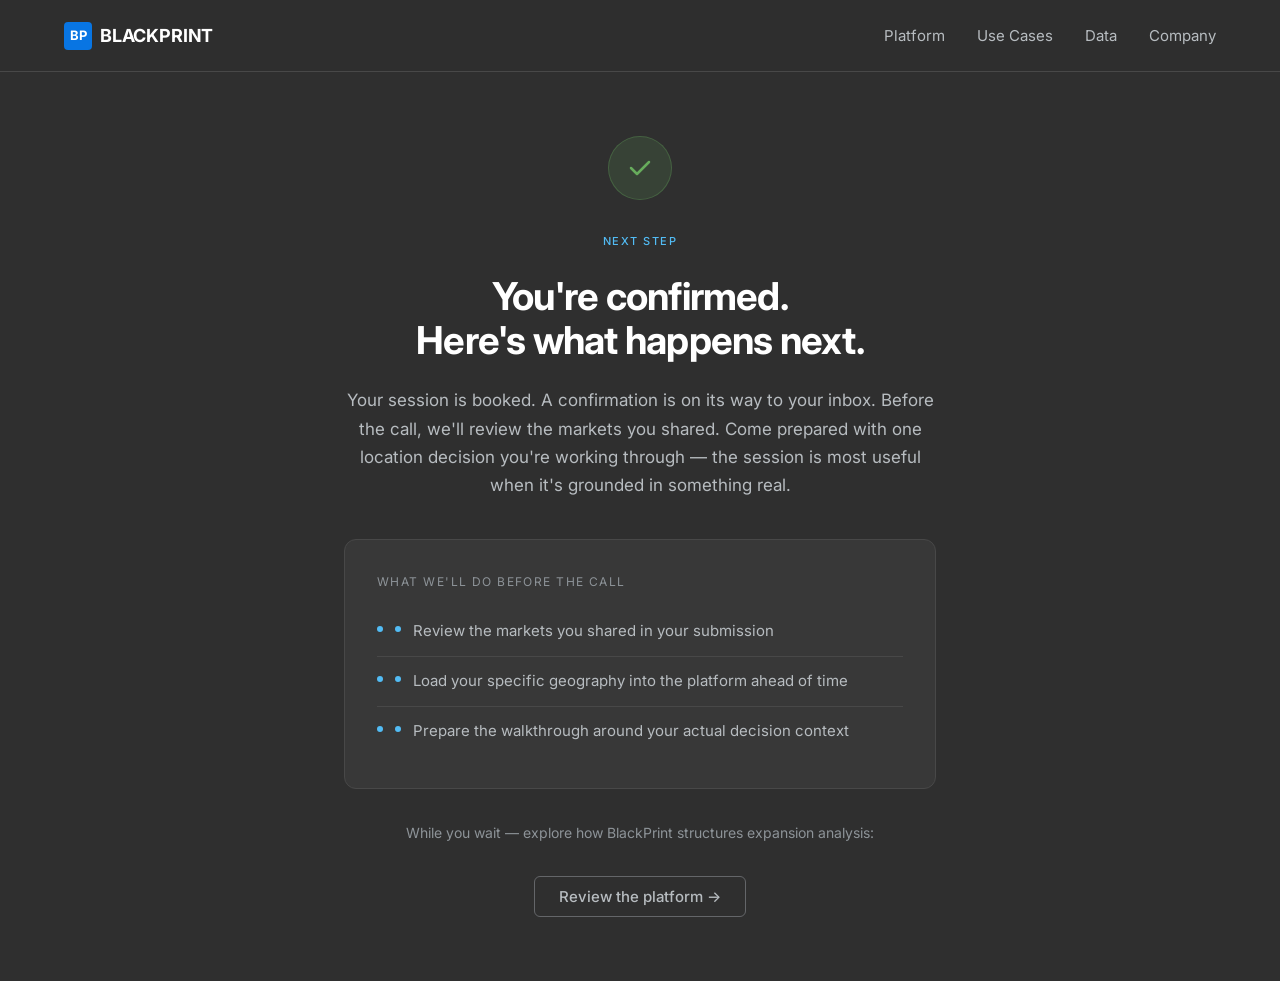
<file: demo/confirmed.html>
<!DOCTYPE html>
<html lang="en">
<head>
  <meta charset="UTF-8" />
  <meta name="viewport" content="width=device-width, initial-scale=1.0" />
  <title>Confirmed — BlackPrint</title>
  <link rel="preconnect" href="https://fonts.googleapis.com" />
  <link rel="preconnect" href="https://fonts.gstatic.com" crossorigin />
  <link href="https://fonts.googleapis.com/css2?family=Inter:wght@400;500;700&display=swap" rel="stylesheet" />
  <link rel="stylesheet" href="../css/style.css" />
</head>
<body>

  <nav class="nav" id="nav">
    <div class="nav__inner">
      <a href="/" class="nav__logo">
        <div class="nav__logo-mark">BP</div>
        BLACKPRINT
      </a>
      <ul class="nav__links">
        <li><a href="../platform.html" class="nav__link">Platform</a></li>
        <li><a href="../use-cases/index.html" class="nav__link">Use Cases</a></li>
        <li><a href="../data/index.html" class="nav__link">Data</a></li>
        <li><a href="../company/index.html" class="nav__link">Company</a></li>
      </ul>
      <button class="nav__toggle" id="navToggle" aria-label="Toggle menu">
        <span></span><span></span><span></span>
      </button>
    </div>
  </nav>

  <section style="min-height:100vh;display:flex;align-items:center;background:var(--depth-9);padding-top:var(--nav-height);">
    <div class="container" style="max-width:640px;text-align:center;padding-top:var(--space-16);padding-bottom:var(--space-16);">

      <!-- Check icon -->
      <div style="width:64px;height:64px;border-radius:50%;background:rgba(103,172,92,0.15);border:1px solid rgba(103,172,92,0.3);display:flex;align-items:center;justify-content:center;margin:0 auto var(--space-8);">
        <svg width="28" height="28" viewBox="0 0 28 28" fill="none" stroke="#67AC5C" stroke-width="2.5" stroke-linecap="round" stroke-linejoin="round">
          <polyline points="5,14 11,20 23,8"/>
        </svg>
      </div>

      <span class="eyebrow" style="margin-bottom:1.5rem;display:block;">Next Step</span>
      <h1 style="font-size:clamp(1.75rem,3vw,2.5rem);margin-bottom:1.5rem;">You're confirmed.<br/>Here's what happens next.</h1>
      <p style="color:var(--depth-3);font-size:1.0625rem;line-height:1.65;margin-bottom:var(--space-10);">
        Your session is booked. A confirmation is on its way to your inbox. Before the call, we'll review the markets you shared. Come prepared with one location decision you're working through — the session is most useful when it's grounded in something real.
      </p>

      <div style="background:var(--depth-8);border:1px solid var(--depth-7);border-radius:12px;padding:var(--space-8);text-align:left;margin-bottom:var(--space-8);">
        <p style="font-size:0.75rem;letter-spacing:0.12em;text-transform:uppercase;color:var(--depth-5);margin-bottom:1rem;">What we'll do before the call</p>
        <div class="demo-expect__item" style="display:flex;align-items:flex-start;gap:0.75rem;padding:0.75rem 0;border-bottom:1px solid var(--depth-7);font-size:0.9375rem;color:var(--depth-3);">
          <span style="width:6px;height:6px;border-radius:50%;background:var(--blue-highlight);flex-shrink:0;margin-top:7px;display:block;"></span>
          Review the markets you shared in your submission
        </div>
        <div class="demo-expect__item" style="display:flex;align-items:flex-start;gap:0.75rem;padding:0.75rem 0;border-bottom:1px solid var(--depth-7);font-size:0.9375rem;color:var(--depth-3);">
          <span style="width:6px;height:6px;border-radius:50%;background:var(--blue-highlight);flex-shrink:0;margin-top:7px;display:block;"></span>
          Load your specific geography into the platform ahead of time
        </div>
        <div class="demo-expect__item" style="display:flex;align-items:flex-start;gap:0.75rem;padding:0.75rem 0;font-size:0.9375rem;color:var(--depth-3);">
          <span style="width:6px;height:6px;border-radius:50%;background:var(--blue-highlight);flex-shrink:0;margin-top:7px;display:block;"></span>
          Prepare the walkthrough around your actual decision context
        </div>
      </div>

      <p style="color:var(--depth-5);font-size:0.875rem;margin-bottom:var(--space-8);">While you wait — explore how BlackPrint structures expansion analysis:</p>
      <a href="../platform.html" class="btn btn--secondary">Review the platform →</a>

    </div>
  </section>

  <script src="../js/main.js"></script>
</body>
</html>
</file>
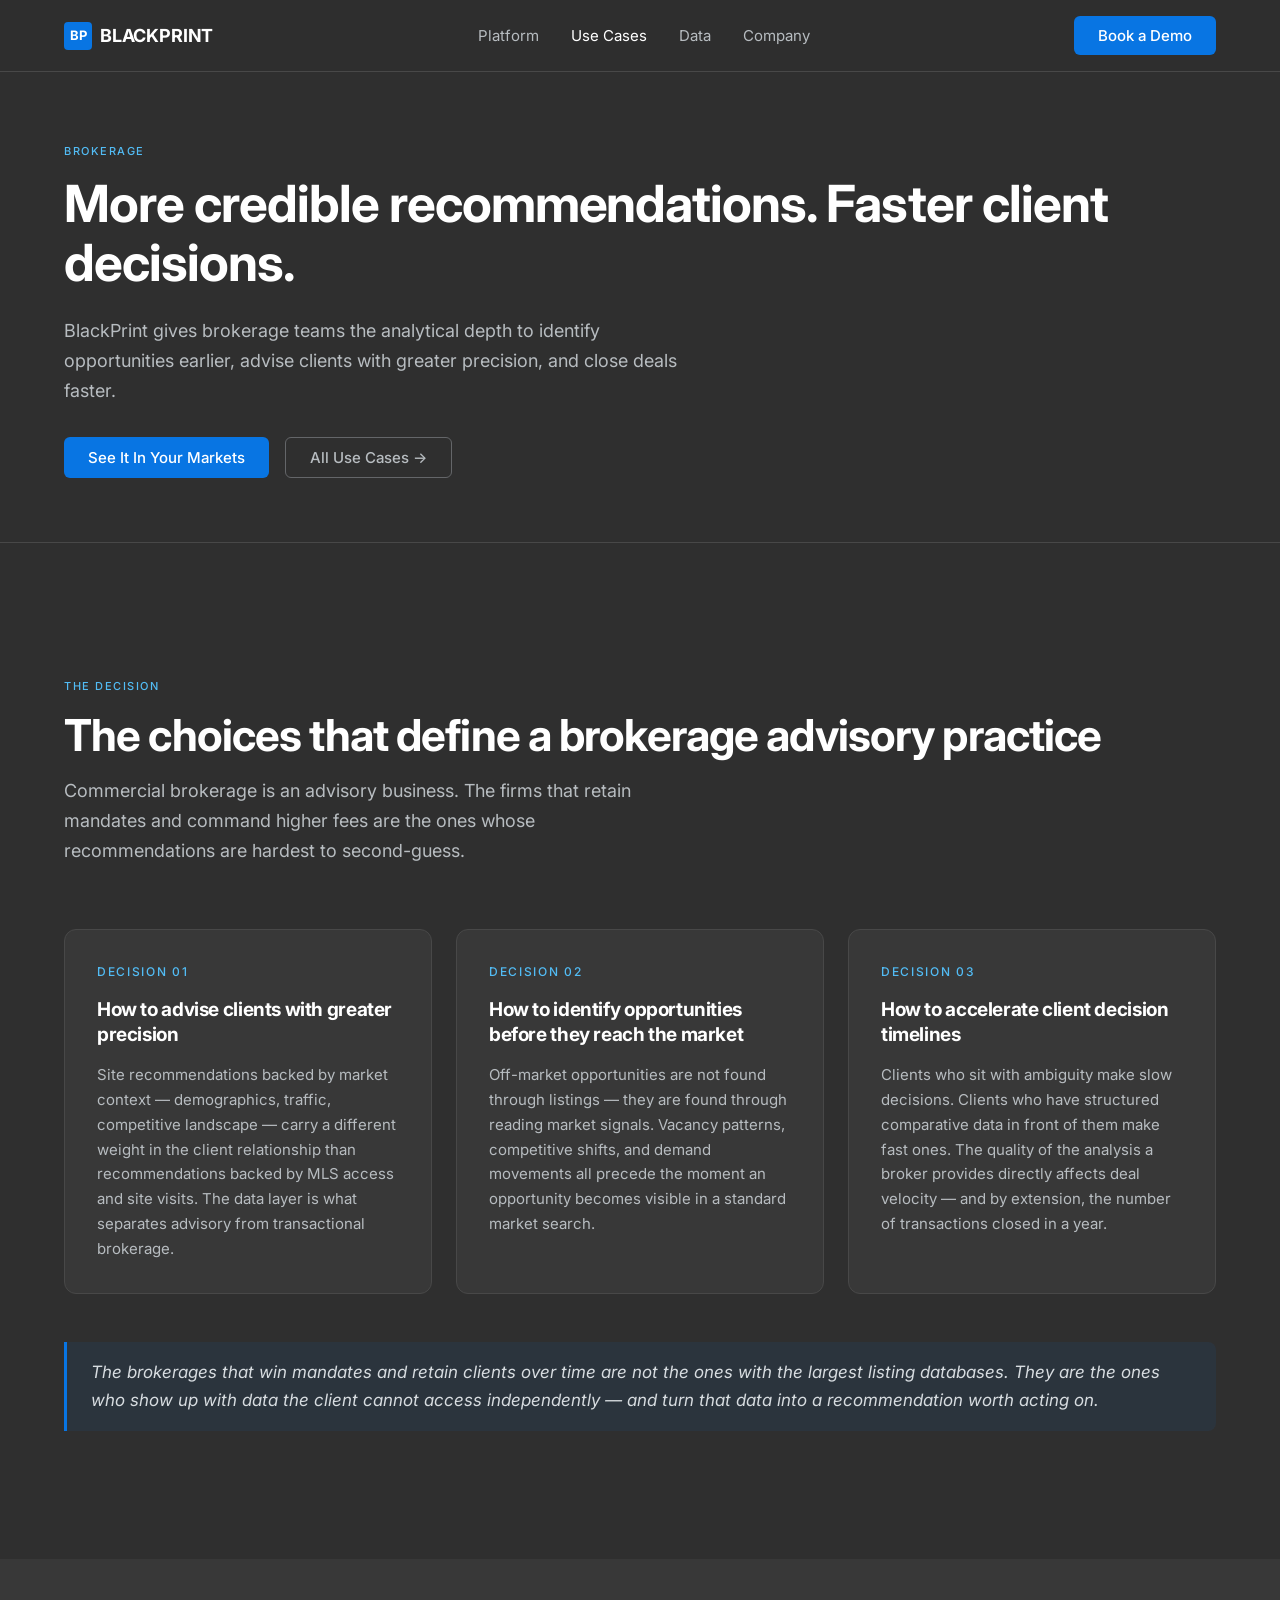
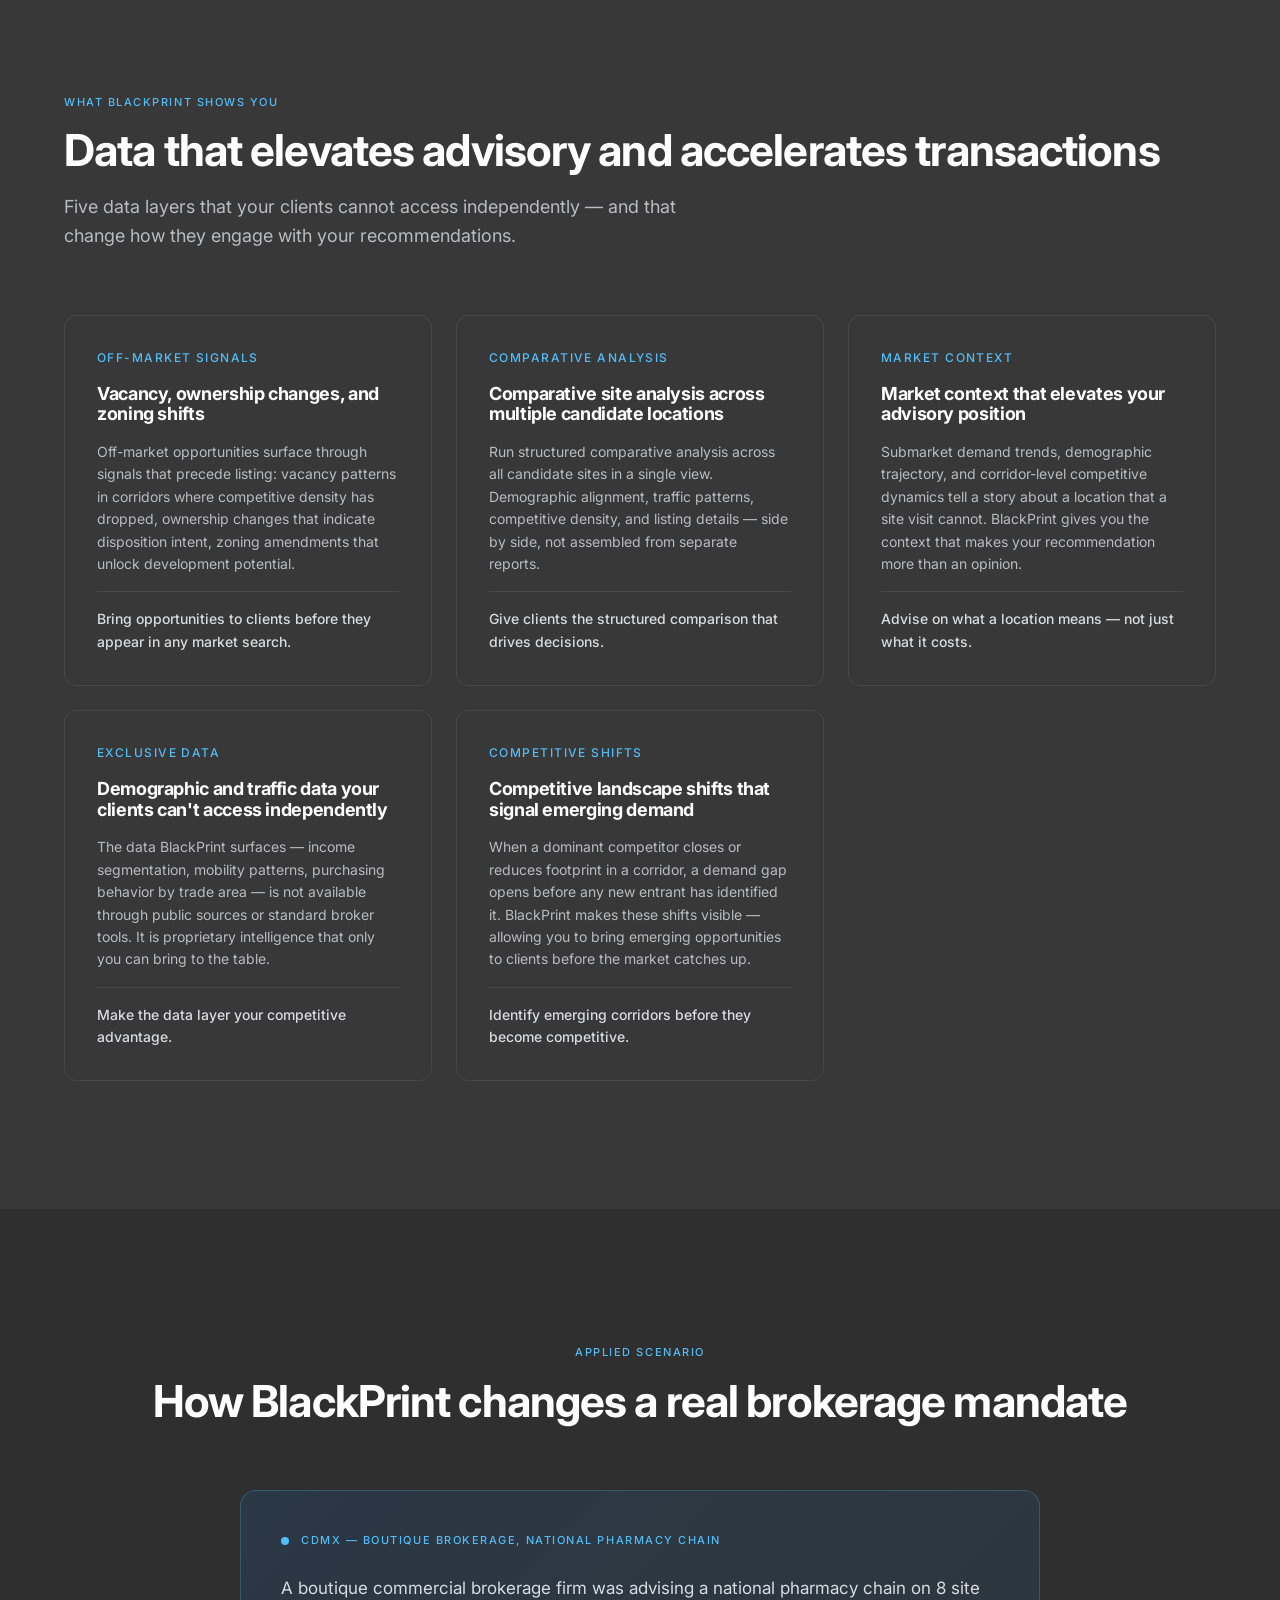
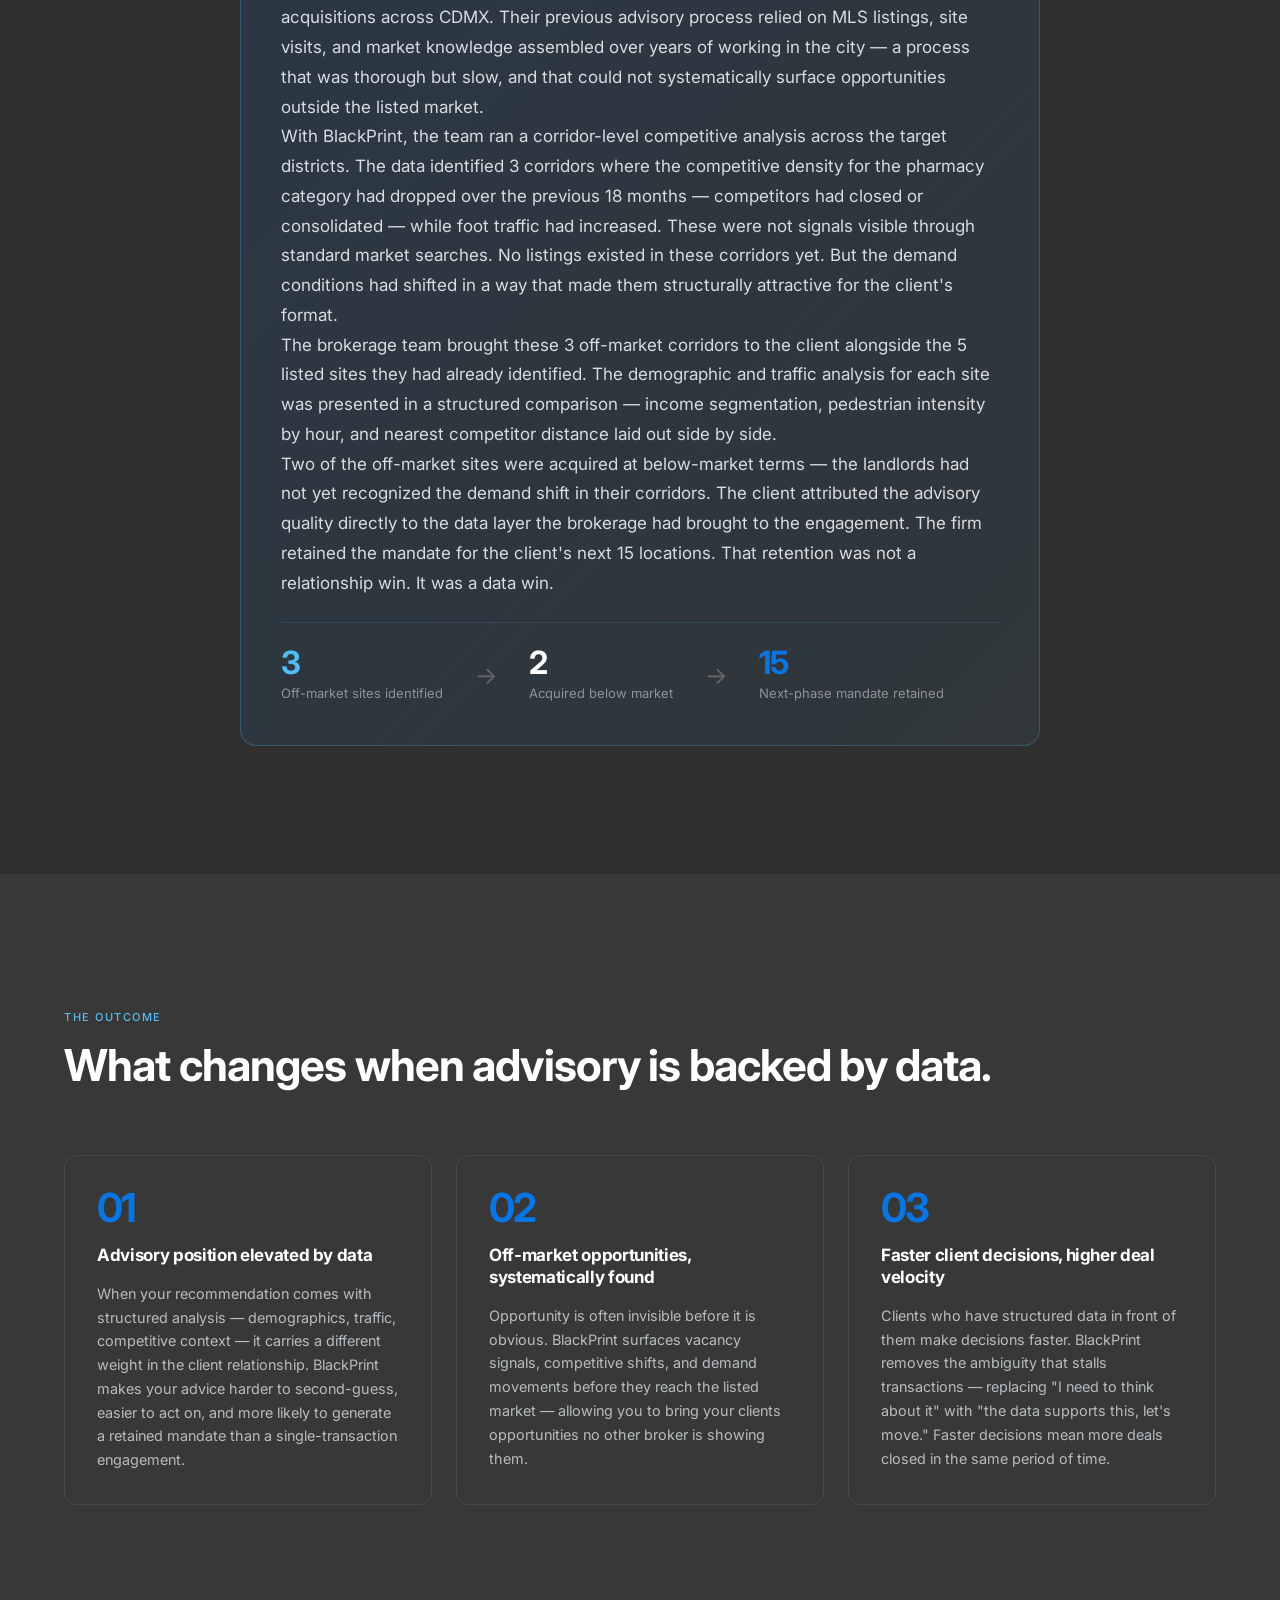
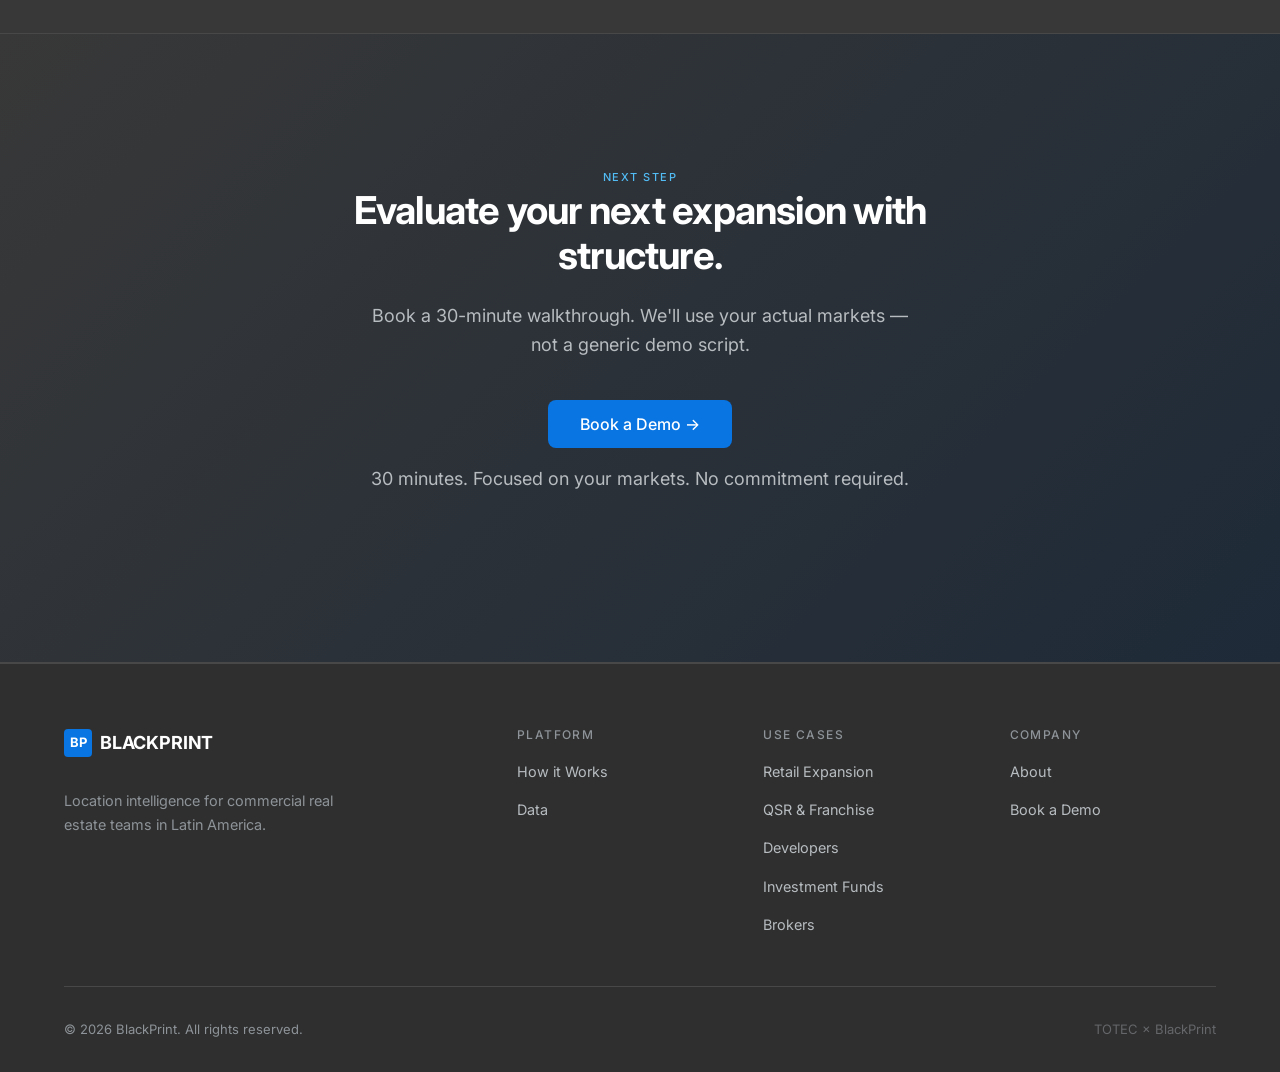
<file: use-cases/brokers.html>
<!DOCTYPE html>
<html lang="en">
<head>
  <meta charset="UTF-8" />
  <meta name="viewport" content="width=device-width, initial-scale=1.0" />
  <title>Brokerage Firms — BlackPrint</title>
  <meta name="description" content="BlackPrint gives brokerage teams the analytical depth to identify opportunities earlier, advise clients with greater precision, and close deals faster." />
  <link rel="preconnect" href="https://fonts.googleapis.com" />
  <link rel="preconnect" href="https://fonts.gstatic.com" crossorigin />
  <link href="https://fonts.googleapis.com/css2?family=Inter:wght@400;500;700&display=swap" rel="stylesheet" />
  <link rel="stylesheet" href="../css/style.css" />
</head>
<body>

  <nav class="nav" id="nav">
    <div class="nav__inner">
      <a href="/" class="nav__logo"><div class="nav__logo-mark">BP</div>BLACKPRINT</a>
      <ul class="nav__links">
        <li><a href="../platform.html" class="nav__link">Platform</a></li>
        <li><a href="index.html" class="nav__link active">Use Cases</a></li>
        <li><a href="../data/index.html" class="nav__link">Data</a></li>
        <li><a href="../company/index.html" class="nav__link">Company</a></li>
      </ul>
      <div class="nav__cta"><a href="../demo.html" class="btn btn--primary">Book a Demo</a></div>
      <button class="nav__toggle" id="navToggle" aria-label="Toggle menu"><span></span><span></span><span></span></button>
    </div>
  </nav>

  <!-- PAGE HERO -->
  <section class="page-hero">
    <div class="container">
      <span class="eyebrow">Brokerage</span>
      <h1>More credible recommendations. Faster client decisions.</h1>
      <p style="font-size:1.125rem;color:var(--depth-3);max-width:620px;margin-top:1.5rem;line-height:1.65;">BlackPrint gives brokerage teams the analytical depth to identify opportunities earlier, advise clients with greater precision, and close deals faster.</p>
      <div style="margin-top:2rem;display:flex;gap:1rem;flex-wrap:wrap;">
        <a href="../demo.html" class="btn btn--primary">See It In Your Markets</a>
        <a href="index.html" class="btn btn--secondary">All Use Cases →</a>
      </div>
    </div>
  </section>

  <!-- THE DECISION -->
  <section class="section section--dark">
    <div class="container">
      <div class="section-header reveal">
        <span class="eyebrow">The Decision</span>
        <h2>The choices that define a brokerage advisory practice</h2>
        <p>Commercial brokerage is an advisory business. The firms that retain mandates and command higher fees are the ones whose recommendations are hardest to second-guess.</p>
      </div>

      <div class="problem-cards reveal">
        <div class="problem-card">
          <div class="problem-card__number">Decision 01</div>
          <h3>How to advise clients with greater precision</h3>
          <p>Site recommendations backed by market context — demographics, traffic, competitive landscape — carry a different weight in the client relationship than recommendations backed by MLS access and site visits. The data layer is what separates advisory from transactional brokerage.</p>
        </div>
        <div class="problem-card">
          <div class="problem-card__number">Decision 02</div>
          <h3>How to identify opportunities before they reach the market</h3>
          <p>Off-market opportunities are not found through listings — they are found through reading market signals. Vacancy patterns, competitive shifts, and demand movements all precede the moment an opportunity becomes visible in a standard market search.</p>
        </div>
        <div class="problem-card">
          <div class="problem-card__number">Decision 03</div>
          <h3>How to accelerate client decision timelines</h3>
          <p>Clients who sit with ambiguity make slow decisions. Clients who have structured comparative data in front of them make fast ones. The quality of the analysis a broker provides directly affects deal velocity — and by extension, the number of transactions closed in a year.</p>
        </div>
      </div>

      <div class="bridge-line reveal">
        <p>The brokerages that win mandates and retain clients over time are not the ones with the largest listing databases. They are the ones who show up with data the client cannot access independently — and turn that data into a recommendation worth acting on.</p>
      </div>
    </div>
  </section>

  <!-- WHAT BLACKPRINT SHOWS YOU -->
  <section class="section section--mid">
    <div class="container">
      <div class="section-header reveal">
        <span class="eyebrow">What BlackPrint Shows You</span>
        <h2>Data that elevates advisory and accelerates transactions</h2>
        <p>Five data layers that your clients cannot access independently — and that change how they engage with your recommendations.</p>
      </div>

      <div style="display:grid;grid-template-columns:repeat(auto-fit,minmax(280px,1fr));gap:var(--space-6);">

        <div class="icp-card reveal">
          <div class="icp-card__role">Off-Market Signals</div>
          <h3>Vacancy, ownership changes, and zoning shifts</h3>
          <p>Off-market opportunities surface through signals that precede listing: vacancy patterns in corridors where competitive density has dropped, ownership changes that indicate disposition intent, zoning amendments that unlock development potential.</p>
          <div class="outcome">
            <p>Bring opportunities to clients before they appear in any market search.</p>
          </div>
        </div>

        <div class="icp-card reveal">
          <div class="icp-card__role">Comparative Analysis</div>
          <h3>Comparative site analysis across multiple candidate locations</h3>
          <p>Run structured comparative analysis across all candidate sites in a single view. Demographic alignment, traffic patterns, competitive density, and listing details — side by side, not assembled from separate reports.</p>
          <div class="outcome">
            <p>Give clients the structured comparison that drives decisions.</p>
          </div>
        </div>

        <div class="icp-card reveal">
          <div class="icp-card__role">Market Context</div>
          <h3>Market context that elevates your advisory position</h3>
          <p>Submarket demand trends, demographic trajectory, and corridor-level competitive dynamics tell a story about a location that a site visit cannot. BlackPrint gives you the context that makes your recommendation more than an opinion.</p>
          <div class="outcome">
            <p>Advise on what a location means — not just what it costs.</p>
          </div>
        </div>

        <div class="icp-card reveal">
          <div class="icp-card__role">Exclusive Data</div>
          <h3>Demographic and traffic data your clients can't access independently</h3>
          <p>The data BlackPrint surfaces — income segmentation, mobility patterns, purchasing behavior by trade area — is not available through public sources or standard broker tools. It is proprietary intelligence that only you can bring to the table.</p>
          <div class="outcome">
            <p>Make the data layer your competitive advantage.</p>
          </div>
        </div>

        <div class="icp-card reveal">
          <div class="icp-card__role">Competitive Shifts</div>
          <h3>Competitive landscape shifts that signal emerging demand</h3>
          <p>When a dominant competitor closes or reduces footprint in a corridor, a demand gap opens before any new entrant has identified it. BlackPrint makes these shifts visible — allowing you to bring emerging opportunities to clients before the market catches up.</p>
          <div class="outcome">
            <p>Identify emerging corridors before they become competitive.</p>
          </div>
        </div>

      </div>
    </div>
  </section>

  <!-- SCENARIO -->
  <section class="section section--dark">
    <div class="container">
      <div class="section-header section-header--center reveal">
        <span class="eyebrow">Applied Scenario</span>
        <h2>How BlackPrint changes a real brokerage mandate</h2>
      </div>

      <div class="reveal" style="max-width:800px;margin:0 auto;">
        <div style="background:linear-gradient(135deg,rgba(8,117,227,0.12),rgba(82,188,245,0.06));border:1px solid rgba(82,188,245,0.25);border-radius:16px;padding:var(--space-10);">
          <div style="display:flex;align-items:center;gap:var(--space-3);margin-bottom:var(--space-6);">
            <div style="width:8px;height:8px;border-radius:50%;background:var(--blue-highlight);flex-shrink:0;"></div>
            <span class="eyebrow" style="margin:0;">CDMX — Boutique Brokerage, National Pharmacy Chain</span>
          </div>
          <p style="font-size:1.0625rem;color:var(--depth-1);line-height:1.75;margin-bottom:var(--space-5);">A boutique commercial brokerage firm was advising a national pharmacy chain on 8 site acquisitions across CDMX. Their previous advisory process relied on MLS listings, site visits, and market knowledge assembled over years of working in the city — a process that was thorough but slow, and that could not systematically surface opportunities outside the listed market.</p>
          <p style="font-size:1.0625rem;color:var(--depth-1);line-height:1.75;margin-bottom:var(--space-5);">With BlackPrint, the team ran a corridor-level competitive analysis across the target districts. The data identified 3 corridors where the competitive density for the pharmacy category had dropped over the previous 18 months — competitors had closed or consolidated — while foot traffic had increased. These were not signals visible through standard market searches. No listings existed in these corridors yet. But the demand conditions had shifted in a way that made them structurally attractive for the client's format.</p>
          <p style="font-size:1.0625rem;color:var(--depth-1);line-height:1.75;margin-bottom:var(--space-5);">The brokerage team brought these 3 off-market corridors to the client alongside the 5 listed sites they had already identified. The demographic and traffic analysis for each site was presented in a structured comparison — income segmentation, pedestrian intensity by hour, and nearest competitor distance laid out side by side.</p>
          <p style="font-size:1.0625rem;color:var(--depth-1);line-height:1.75;margin-bottom:var(--space-6);">Two of the off-market sites were acquired at below-market terms — the landlords had not yet recognized the demand shift in their corridors. The client attributed the advisory quality directly to the data layer the brokerage had brought to the engagement. The firm retained the mandate for the client's next 15 locations. That retention was not a relationship win. It was a data win.</p>
          <div style="display:flex;gap:var(--space-8);flex-wrap:wrap;border-top:1px solid rgba(82,188,245,0.15);padding-top:var(--space-6);">
            <div>
              <div style="font-size:2rem;font-weight:700;color:var(--blue-highlight);letter-spacing:-0.04em;line-height:1;">3</div>
              <div style="font-size:0.8125rem;color:var(--depth-5);margin-top:0.25rem;">Off-market sites identified</div>
            </div>
            <div style="display:flex;align-items:center;color:var(--depth-6);font-size:1.5rem;">→</div>
            <div>
              <div style="font-size:2rem;font-weight:700;color:var(--on-primary);letter-spacing:-0.04em;line-height:1;">2</div>
              <div style="font-size:0.8125rem;color:var(--depth-5);margin-top:0.25rem;">Acquired below market</div>
            </div>
            <div style="display:flex;align-items:center;color:var(--depth-6);font-size:1.5rem;">→</div>
            <div>
              <div style="font-size:2rem;font-weight:700;color:var(--blue-primary);letter-spacing:-0.04em;line-height:1;">15</div>
              <div style="font-size:0.8125rem;color:var(--depth-5);margin-top:0.25rem;">Next-phase mandate retained</div>
            </div>
          </div>
        </div>
      </div>
    </div>
  </section>

  <!-- OUTCOME BLOCKS -->
  <section class="section section--mid">
    <div class="container">
      <div class="section-header reveal">
        <span class="eyebrow">The Outcome</span>
        <h2>What changes when advisory is backed by data.</h2>
      </div>

      <div class="outcome-blocks reveal">
        <div class="outcome-block">
          <div class="outcome-block__num">01</div>
          <h3>Advisory position elevated by data</h3>
          <p>When your recommendation comes with structured analysis — demographics, traffic, competitive context — it carries a different weight in the client relationship. BlackPrint makes your advice harder to second-guess, easier to act on, and more likely to generate a retained mandate than a single-transaction engagement.</p>
        </div>
        <div class="outcome-block">
          <div class="outcome-block__num">02</div>
          <h3>Off-market opportunities, systematically found</h3>
          <p>Opportunity is often invisible before it is obvious. BlackPrint surfaces vacancy signals, competitive shifts, and demand movements before they reach the listed market — allowing you to bring your clients opportunities no other broker is showing them.</p>
        </div>
        <div class="outcome-block">
          <div class="outcome-block__num">03</div>
          <h3>Faster client decisions, higher deal velocity</h3>
          <p>Clients who have structured data in front of them make decisions faster. BlackPrint removes the ambiguity that stalls transactions — replacing "I need to think about it" with "the data supports this, let's move." Faster decisions mean more deals closed in the same period of time.</p>
        </div>
      </div>
    </div>
  </section>

  <!-- FINAL CTA -->
  <section class="final-cta">
    <div class="container">
      <div class="reveal">
        <span class="eyebrow">Next Step</span>
        <h2>Evaluate your next expansion with structure.</h2>
        <p>Book a 30-minute walkthrough. We'll use your actual markets — not a generic demo script.</p>
        <div class="final-cta__actions">
          <a href="../demo.html" class="btn btn--primary btn--lg">Book a Demo →</a>
          <p class="final-cta__note">30 minutes. Focused on your markets. No commitment required.</p>
        </div>
      </div>
    </div>
  </section>

  <footer class="footer">
    <div class="container">
      <div class="footer__grid">
        <div class="footer__brand">
          <a href="/" class="nav__logo" style="margin-bottom:1rem;display:inline-flex;"><div class="nav__logo-mark">BP</div>BLACKPRINT</a>
          <p>Location intelligence for commercial real estate teams in Latin America.</p>
        </div>
        <div class="footer__col"><h4>Platform</h4><ul><li><a href="../platform.html">How it Works</a></li><li><a href="../data/index.html">Data</a></li></ul></div>
        <div class="footer__col"><h4>Use Cases</h4><ul><li><a href="retail.html">Retail Expansion</a></li><li><a href="qsr.html">QSR &amp; Franchise</a></li><li><a href="developers.html">Developers</a></li><li><a href="funds.html">Investment Funds</a></li><li><a href="brokers.html">Brokers</a></li></ul></div>
        <div class="footer__col"><h4>Company</h4><ul><li><a href="../company/index.html">About</a></li><li><a href="../demo.html">Book a Demo</a></li></ul></div>
      </div>
      <div class="footer__bottom"><p>© 2026 BlackPrint. All rights reserved.</p><p style="color:var(--depth-6);">TOTEC × BlackPrint</p></div>
    </div>
  </footer>

  <script src="../js/main.js"></script>
</body>
</html>
</file>
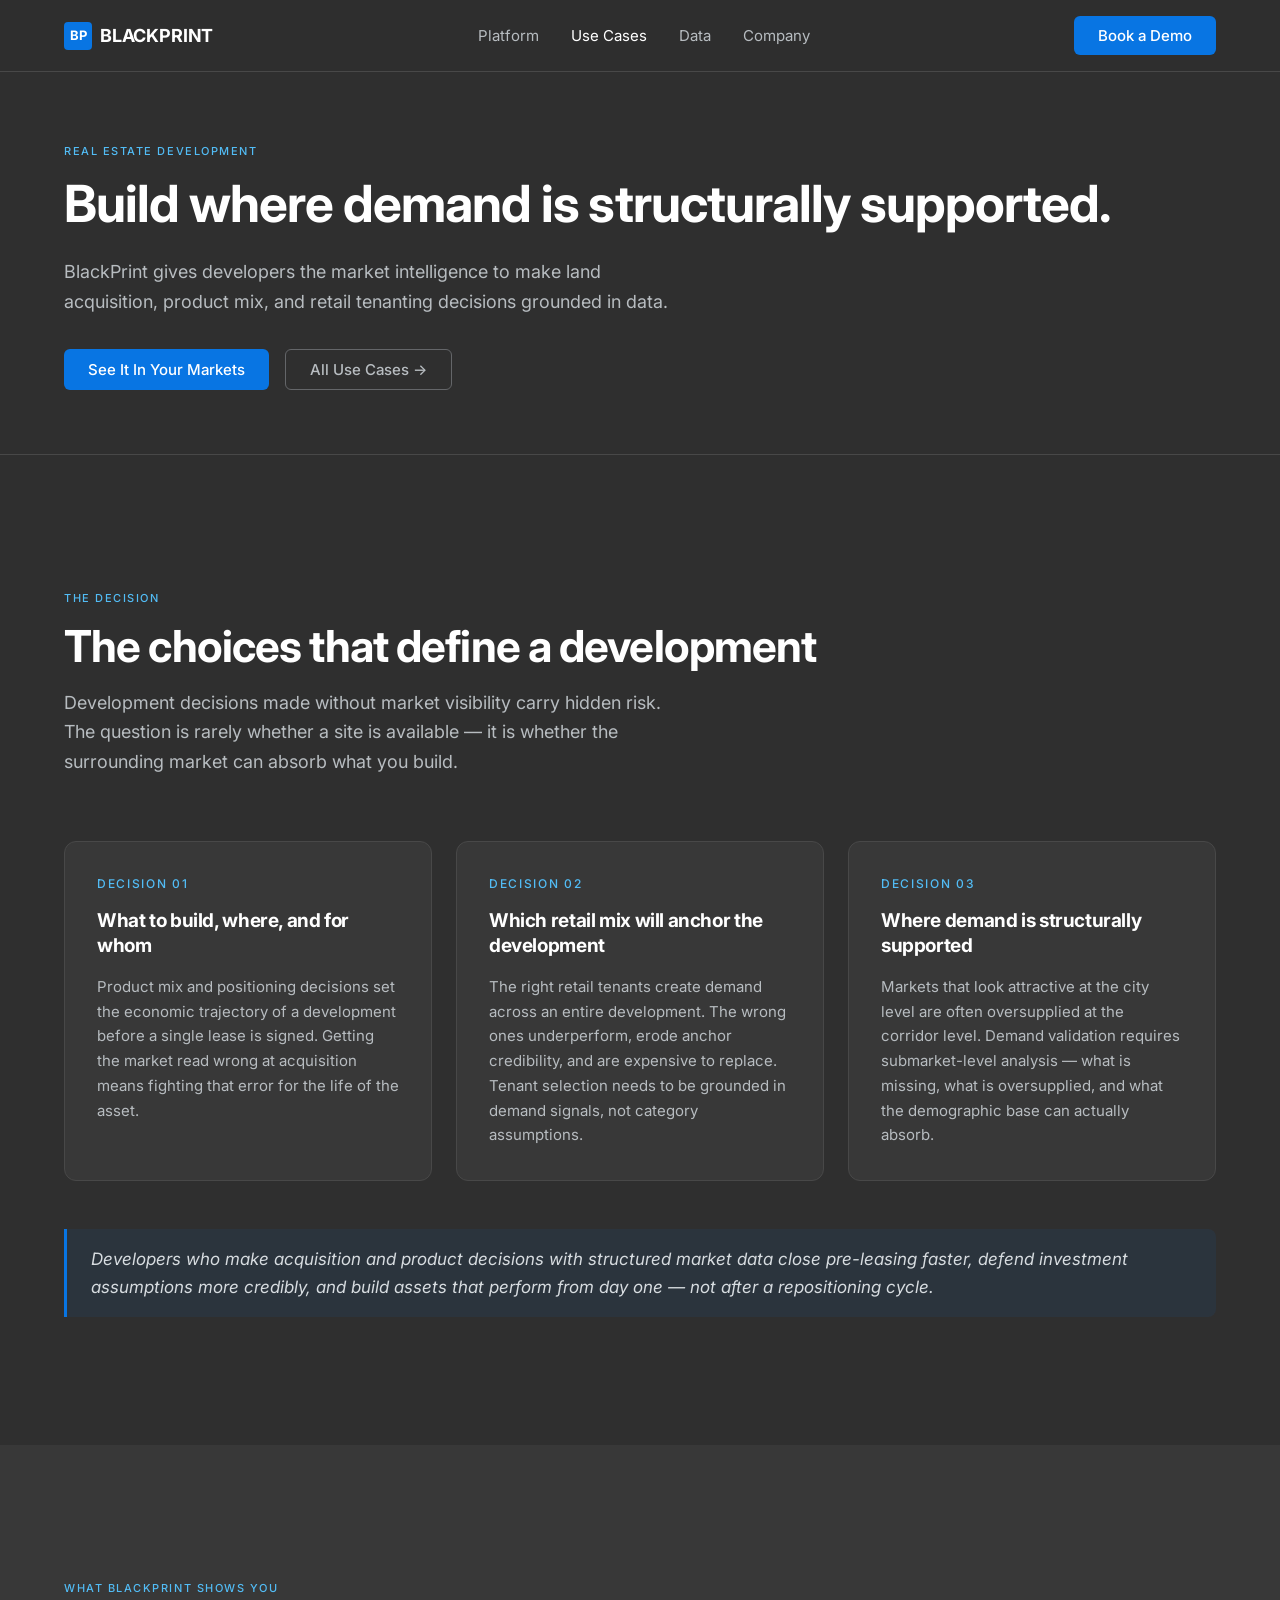
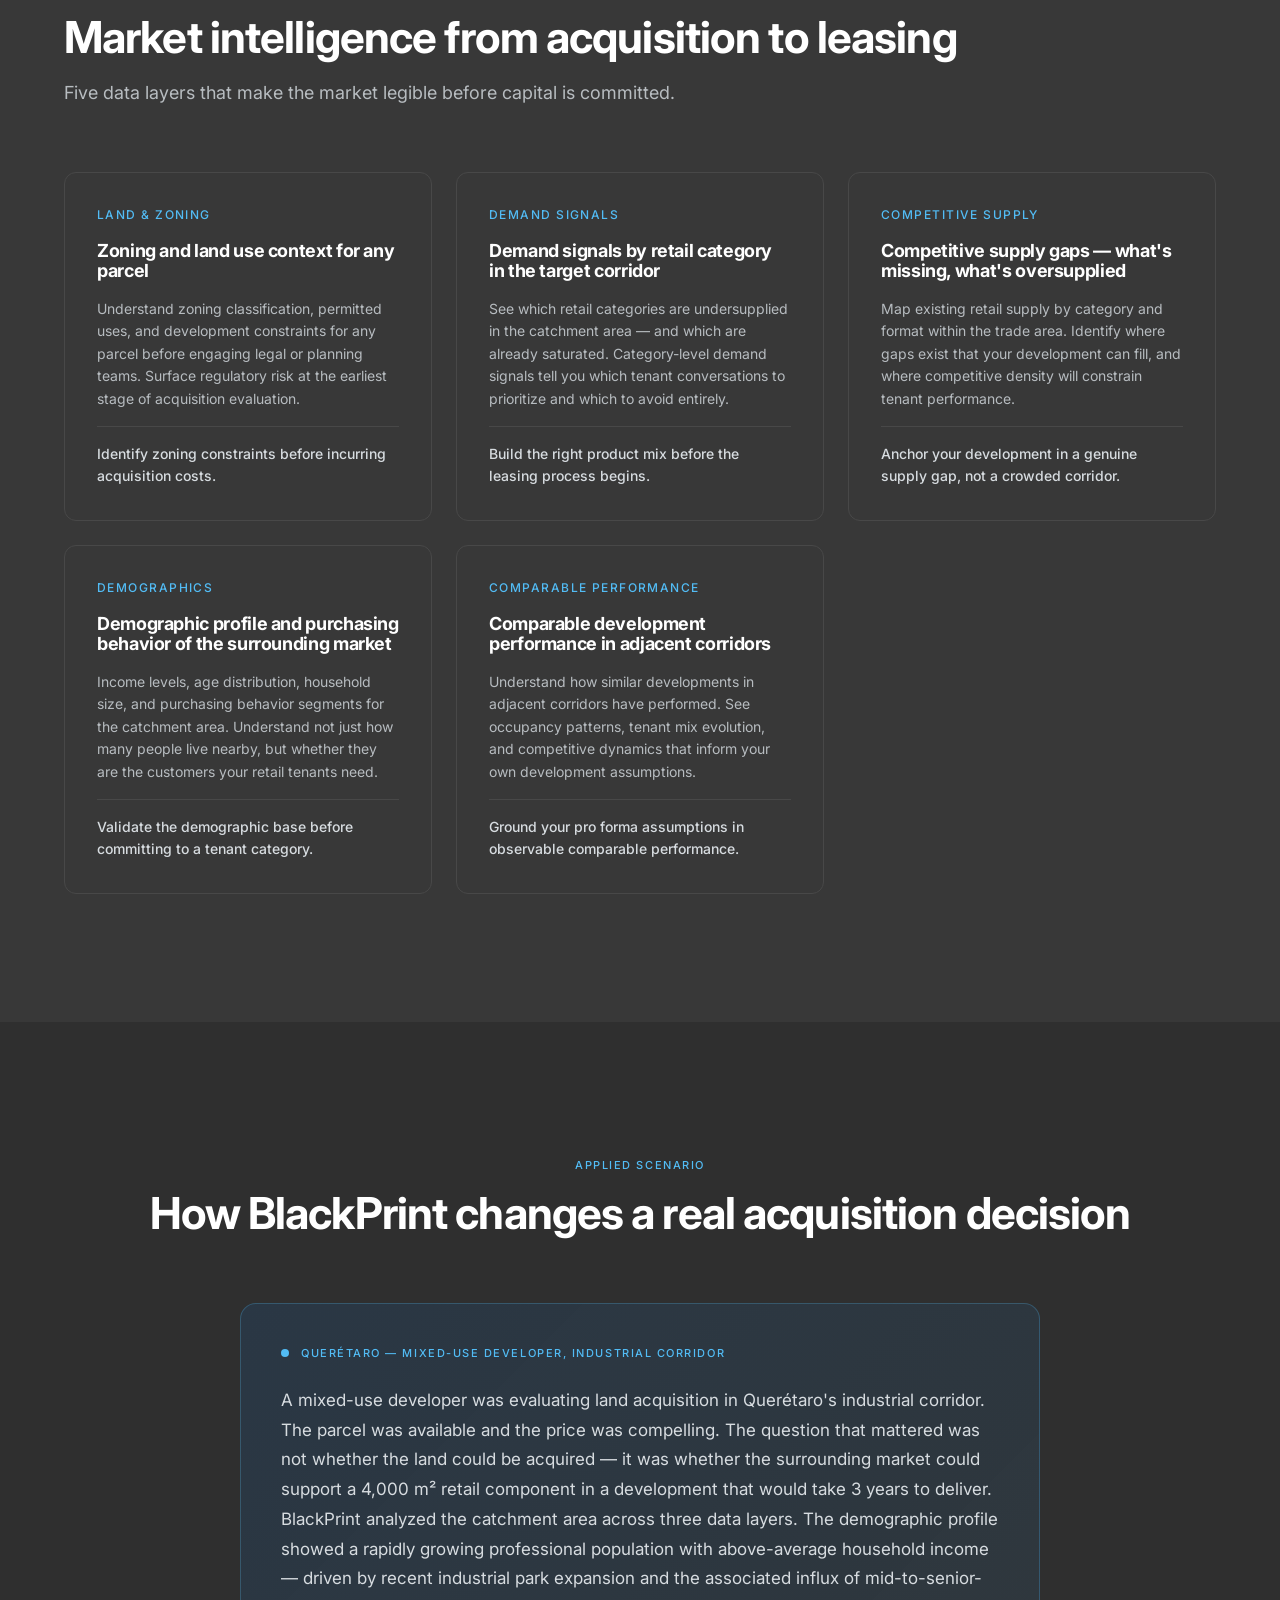
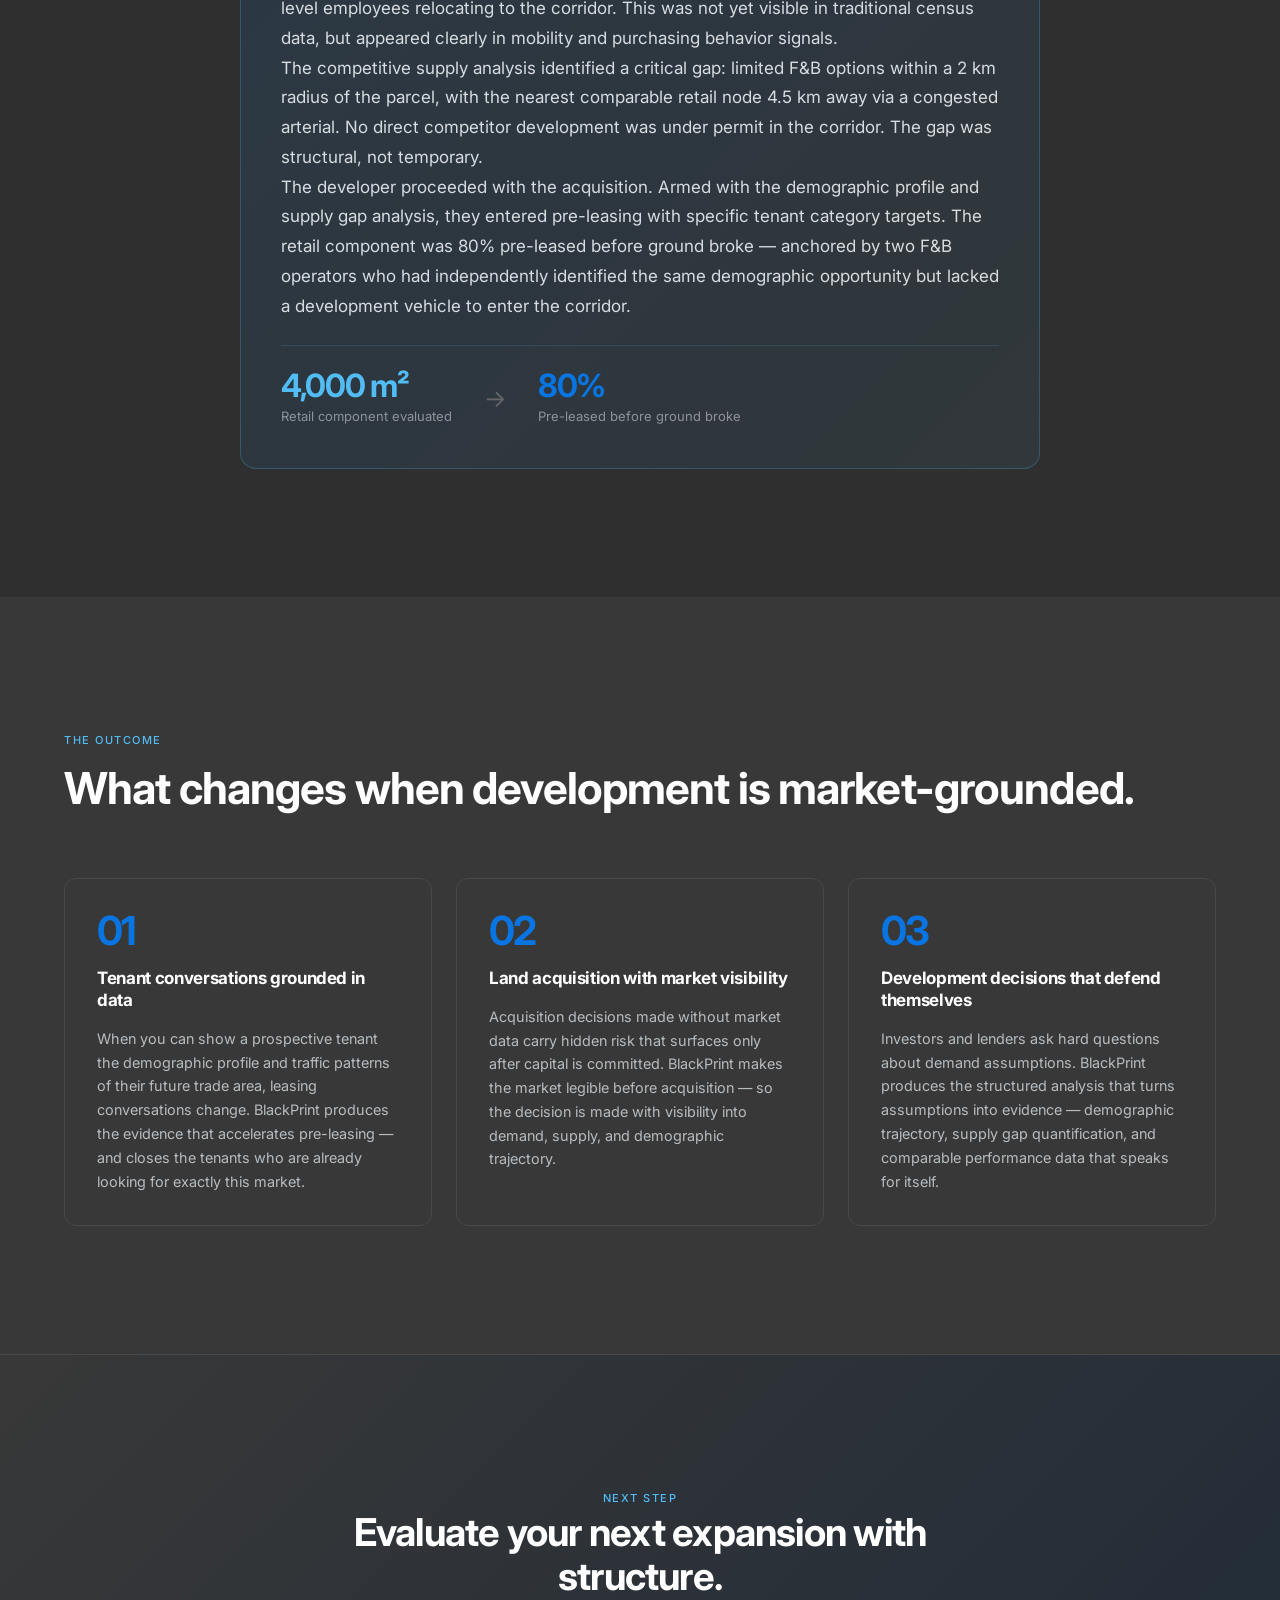
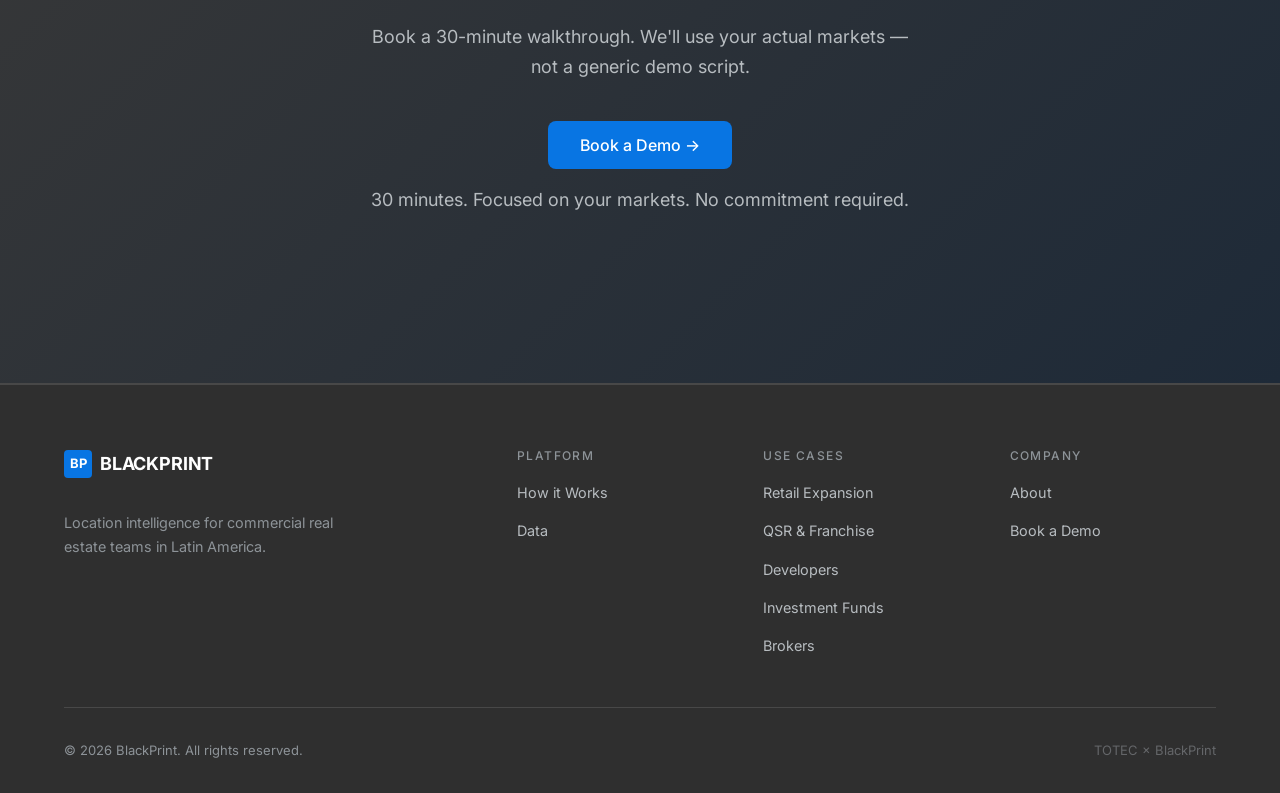
<file: use-cases/developers.html>
<!DOCTYPE html>
<html lang="en">
<head>
  <meta charset="UTF-8" />
  <meta name="viewport" content="width=device-width, initial-scale=1.0" />
  <title>Developers — BlackPrint</title>
  <meta name="description" content="BlackPrint gives developers the market intelligence to make land acquisition, product mix, and retail tenanting decisions grounded in data." />
  <link rel="preconnect" href="https://fonts.googleapis.com" />
  <link rel="preconnect" href="https://fonts.gstatic.com" crossorigin />
  <link href="https://fonts.googleapis.com/css2?family=Inter:wght@400;500;700&display=swap" rel="stylesheet" />
  <link rel="stylesheet" href="../css/style.css" />
</head>
<body>

  <nav class="nav" id="nav">
    <div class="nav__inner">
      <a href="/" class="nav__logo"><div class="nav__logo-mark">BP</div>BLACKPRINT</a>
      <ul class="nav__links">
        <li><a href="../platform.html" class="nav__link">Platform</a></li>
        <li><a href="index.html" class="nav__link active">Use Cases</a></li>
        <li><a href="../data/index.html" class="nav__link">Data</a></li>
        <li><a href="../company/index.html" class="nav__link">Company</a></li>
      </ul>
      <div class="nav__cta"><a href="../demo.html" class="btn btn--primary">Book a Demo</a></div>
      <button class="nav__toggle" id="navToggle" aria-label="Toggle menu"><span></span><span></span><span></span></button>
    </div>
  </nav>

  <!-- PAGE HERO -->
  <section class="page-hero">
    <div class="container">
      <span class="eyebrow">Real Estate Development</span>
      <h1>Build where demand is structurally supported.</h1>
      <p style="font-size:1.125rem;color:var(--depth-3);max-width:620px;margin-top:1.5rem;line-height:1.65;">BlackPrint gives developers the market intelligence to make land acquisition, product mix, and retail tenanting decisions grounded in data.</p>
      <div style="margin-top:2rem;display:flex;gap:1rem;flex-wrap:wrap;">
        <a href="../demo.html" class="btn btn--primary">See It In Your Markets</a>
        <a href="index.html" class="btn btn--secondary">All Use Cases →</a>
      </div>
    </div>
  </section>

  <!-- THE DECISION -->
  <section class="section section--dark">
    <div class="container">
      <div class="section-header reveal">
        <span class="eyebrow">The Decision</span>
        <h2>The choices that define a development</h2>
        <p>Development decisions made without market visibility carry hidden risk. The question is rarely whether a site is available — it is whether the surrounding market can absorb what you build.</p>
      </div>

      <div class="problem-cards reveal">
        <div class="problem-card">
          <div class="problem-card__number">Decision 01</div>
          <h3>What to build, where, and for whom</h3>
          <p>Product mix and positioning decisions set the economic trajectory of a development before a single lease is signed. Getting the market read wrong at acquisition means fighting that error for the life of the asset.</p>
        </div>
        <div class="problem-card">
          <div class="problem-card__number">Decision 02</div>
          <h3>Which retail mix will anchor the development</h3>
          <p>The right retail tenants create demand across an entire development. The wrong ones underperform, erode anchor credibility, and are expensive to replace. Tenant selection needs to be grounded in demand signals, not category assumptions.</p>
        </div>
        <div class="problem-card">
          <div class="problem-card__number">Decision 03</div>
          <h3>Where demand is structurally supported</h3>
          <p>Markets that look attractive at the city level are often oversupplied at the corridor level. Demand validation requires submarket-level analysis — what is missing, what is oversupplied, and what the demographic base can actually absorb.</p>
        </div>
      </div>

      <div class="bridge-line reveal">
        <p>Developers who make acquisition and product decisions with structured market data close pre-leasing faster, defend investment assumptions more credibly, and build assets that perform from day one — not after a repositioning cycle.</p>
      </div>
    </div>
  </section>

  <!-- WHAT BLACKPRINT SHOWS YOU -->
  <section class="section section--mid">
    <div class="container">
      <div class="section-header reveal">
        <span class="eyebrow">What BlackPrint Shows You</span>
        <h2>Market intelligence from acquisition to leasing</h2>
        <p>Five data layers that make the market legible before capital is committed.</p>
      </div>

      <div style="display:grid;grid-template-columns:repeat(auto-fit,minmax(280px,1fr));gap:var(--space-6);">

        <div class="icp-card reveal">
          <div class="icp-card__role">Land &amp; Zoning</div>
          <h3>Zoning and land use context for any parcel</h3>
          <p>Understand zoning classification, permitted uses, and development constraints for any parcel before engaging legal or planning teams. Surface regulatory risk at the earliest stage of acquisition evaluation.</p>
          <div class="outcome">
            <p>Identify zoning constraints before incurring acquisition costs.</p>
          </div>
        </div>

        <div class="icp-card reveal">
          <div class="icp-card__role">Demand Signals</div>
          <h3>Demand signals by retail category in the target corridor</h3>
          <p>See which retail categories are undersupplied in the catchment area — and which are already saturated. Category-level demand signals tell you which tenant conversations to prioritize and which to avoid entirely.</p>
          <div class="outcome">
            <p>Build the right product mix before the leasing process begins.</p>
          </div>
        </div>

        <div class="icp-card reveal">
          <div class="icp-card__role">Competitive Supply</div>
          <h3>Competitive supply gaps — what's missing, what's oversupplied</h3>
          <p>Map existing retail supply by category and format within the trade area. Identify where gaps exist that your development can fill, and where competitive density will constrain tenant performance.</p>
          <div class="outcome">
            <p>Anchor your development in a genuine supply gap, not a crowded corridor.</p>
          </div>
        </div>

        <div class="icp-card reveal">
          <div class="icp-card__role">Demographics</div>
          <h3>Demographic profile and purchasing behavior of the surrounding market</h3>
          <p>Income levels, age distribution, household size, and purchasing behavior segments for the catchment area. Understand not just how many people live nearby, but whether they are the customers your retail tenants need.</p>
          <div class="outcome">
            <p>Validate the demographic base before committing to a tenant category.</p>
          </div>
        </div>

        <div class="icp-card reveal">
          <div class="icp-card__role">Comparable Performance</div>
          <h3>Comparable development performance in adjacent corridors</h3>
          <p>Understand how similar developments in adjacent corridors have performed. See occupancy patterns, tenant mix evolution, and competitive dynamics that inform your own development assumptions.</p>
          <div class="outcome">
            <p>Ground your pro forma assumptions in observable comparable performance.</p>
          </div>
        </div>

      </div>
    </div>
  </section>

  <!-- SCENARIO -->
  <section class="section section--dark">
    <div class="container">
      <div class="section-header section-header--center reveal">
        <span class="eyebrow">Applied Scenario</span>
        <h2>How BlackPrint changes a real acquisition decision</h2>
      </div>

      <div class="reveal" style="max-width:800px;margin:0 auto;">
        <div style="background:linear-gradient(135deg,rgba(8,117,227,0.12),rgba(82,188,245,0.06));border:1px solid rgba(82,188,245,0.25);border-radius:16px;padding:var(--space-10);">
          <div style="display:flex;align-items:center;gap:var(--space-3);margin-bottom:var(--space-6);">
            <div style="width:8px;height:8px;border-radius:50%;background:var(--blue-highlight);flex-shrink:0;"></div>
            <span class="eyebrow" style="margin:0;">Querétaro — Mixed-Use Developer, Industrial Corridor</span>
          </div>
          <p style="font-size:1.0625rem;color:var(--depth-1);line-height:1.75;margin-bottom:var(--space-5);">A mixed-use developer was evaluating land acquisition in Querétaro's industrial corridor. The parcel was available and the price was compelling. The question that mattered was not whether the land could be acquired — it was whether the surrounding market could support a 4,000 m² retail component in a development that would take 3 years to deliver.</p>
          <p style="font-size:1.0625rem;color:var(--depth-1);line-height:1.75;margin-bottom:var(--space-5);">BlackPrint analyzed the catchment area across three data layers. The demographic profile showed a rapidly growing professional population with above-average household income — driven by recent industrial park expansion and the associated influx of mid-to-senior-level employees relocating to the corridor. This was not yet visible in traditional census data, but appeared clearly in mobility and purchasing behavior signals.</p>
          <p style="font-size:1.0625rem;color:var(--depth-1);line-height:1.75;margin-bottom:var(--space-5);">The competitive supply analysis identified a critical gap: limited F&amp;B options within a 2 km radius of the parcel, with the nearest comparable retail node 4.5 km away via a congested arterial. No direct competitor development was under permit in the corridor. The gap was structural, not temporary.</p>
          <p style="font-size:1.0625rem;color:var(--depth-1);line-height:1.75;margin-bottom:var(--space-6);">The developer proceeded with the acquisition. Armed with the demographic profile and supply gap analysis, they entered pre-leasing with specific tenant category targets. The retail component was 80% pre-leased before ground broke — anchored by two F&amp;B operators who had independently identified the same demographic opportunity but lacked a development vehicle to enter the corridor.</p>
          <div style="display:flex;gap:var(--space-8);flex-wrap:wrap;border-top:1px solid rgba(82,188,245,0.15);padding-top:var(--space-6);">
            <div>
              <div style="font-size:2rem;font-weight:700;color:var(--blue-highlight);letter-spacing:-0.04em;line-height:1;">4,000 m²</div>
              <div style="font-size:0.8125rem;color:var(--depth-5);margin-top:0.25rem;">Retail component evaluated</div>
            </div>
            <div style="display:flex;align-items:center;color:var(--depth-6);font-size:1.5rem;">→</div>
            <div>
              <div style="font-size:2rem;font-weight:700;color:var(--blue-primary);letter-spacing:-0.04em;line-height:1;">80%</div>
              <div style="font-size:0.8125rem;color:var(--depth-5);margin-top:0.25rem;">Pre-leased before ground broke</div>
            </div>
          </div>
        </div>
      </div>
    </div>
  </section>

  <!-- OUTCOME BLOCKS -->
  <section class="section section--mid">
    <div class="container">
      <div class="section-header reveal">
        <span class="eyebrow">The Outcome</span>
        <h2>What changes when development is market-grounded.</h2>
      </div>

      <div class="outcome-blocks reveal">
        <div class="outcome-block">
          <div class="outcome-block__num">01</div>
          <h3>Tenant conversations grounded in data</h3>
          <p>When you can show a prospective tenant the demographic profile and traffic patterns of their future trade area, leasing conversations change. BlackPrint produces the evidence that accelerates pre-leasing — and closes the tenants who are already looking for exactly this market.</p>
        </div>
        <div class="outcome-block">
          <div class="outcome-block__num">02</div>
          <h3>Land acquisition with market visibility</h3>
          <p>Acquisition decisions made without market data carry hidden risk that surfaces only after capital is committed. BlackPrint makes the market legible before acquisition — so the decision is made with visibility into demand, supply, and demographic trajectory.</p>
        </div>
        <div class="outcome-block">
          <div class="outcome-block__num">03</div>
          <h3>Development decisions that defend themselves</h3>
          <p>Investors and lenders ask hard questions about demand assumptions. BlackPrint produces the structured analysis that turns assumptions into evidence — demographic trajectory, supply gap quantification, and comparable performance data that speaks for itself.</p>
        </div>
      </div>
    </div>
  </section>

  <!-- FINAL CTA -->
  <section class="final-cta">
    <div class="container">
      <div class="reveal">
        <span class="eyebrow">Next Step</span>
        <h2>Evaluate your next expansion with structure.</h2>
        <p>Book a 30-minute walkthrough. We'll use your actual markets — not a generic demo script.</p>
        <div class="final-cta__actions">
          <a href="../demo.html" class="btn btn--primary btn--lg">Book a Demo →</a>
          <p class="final-cta__note">30 minutes. Focused on your markets. No commitment required.</p>
        </div>
      </div>
    </div>
  </section>

  <footer class="footer">
    <div class="container">
      <div class="footer__grid">
        <div class="footer__brand">
          <a href="/" class="nav__logo" style="margin-bottom:1rem;display:inline-flex;"><div class="nav__logo-mark">BP</div>BLACKPRINT</a>
          <p>Location intelligence for commercial real estate teams in Latin America.</p>
        </div>
        <div class="footer__col"><h4>Platform</h4><ul><li><a href="../platform.html">How it Works</a></li><li><a href="../data/index.html">Data</a></li></ul></div>
        <div class="footer__col"><h4>Use Cases</h4><ul><li><a href="retail.html">Retail Expansion</a></li><li><a href="qsr.html">QSR &amp; Franchise</a></li><li><a href="developers.html">Developers</a></li><li><a href="funds.html">Investment Funds</a></li><li><a href="brokers.html">Brokers</a></li></ul></div>
        <div class="footer__col"><h4>Company</h4><ul><li><a href="../company/index.html">About</a></li><li><a href="../demo.html">Book a Demo</a></li></ul></div>
      </div>
      <div class="footer__bottom"><p>© 2026 BlackPrint. All rights reserved.</p><p style="color:var(--depth-6);">TOTEC × BlackPrint</p></div>
    </div>
  </footer>

  <script src="../js/main.js"></script>
</body>
</html>
</file>
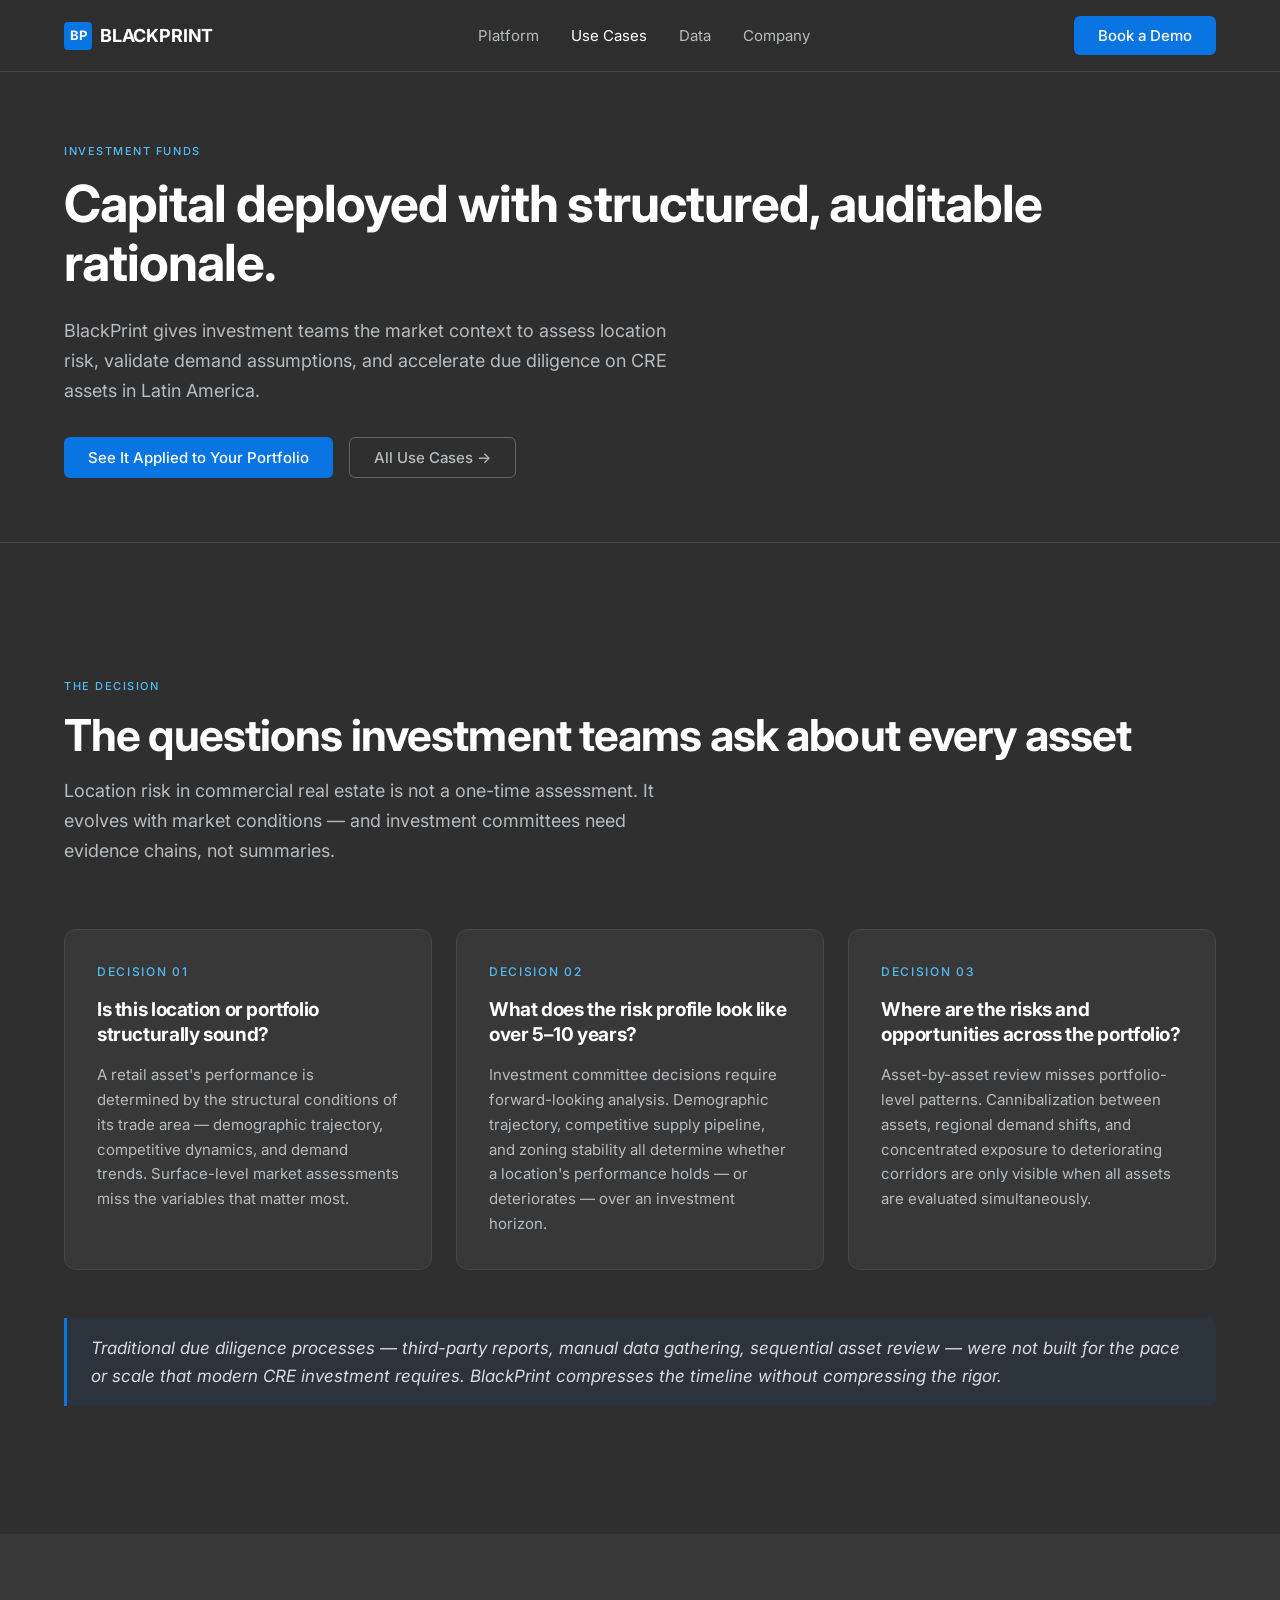
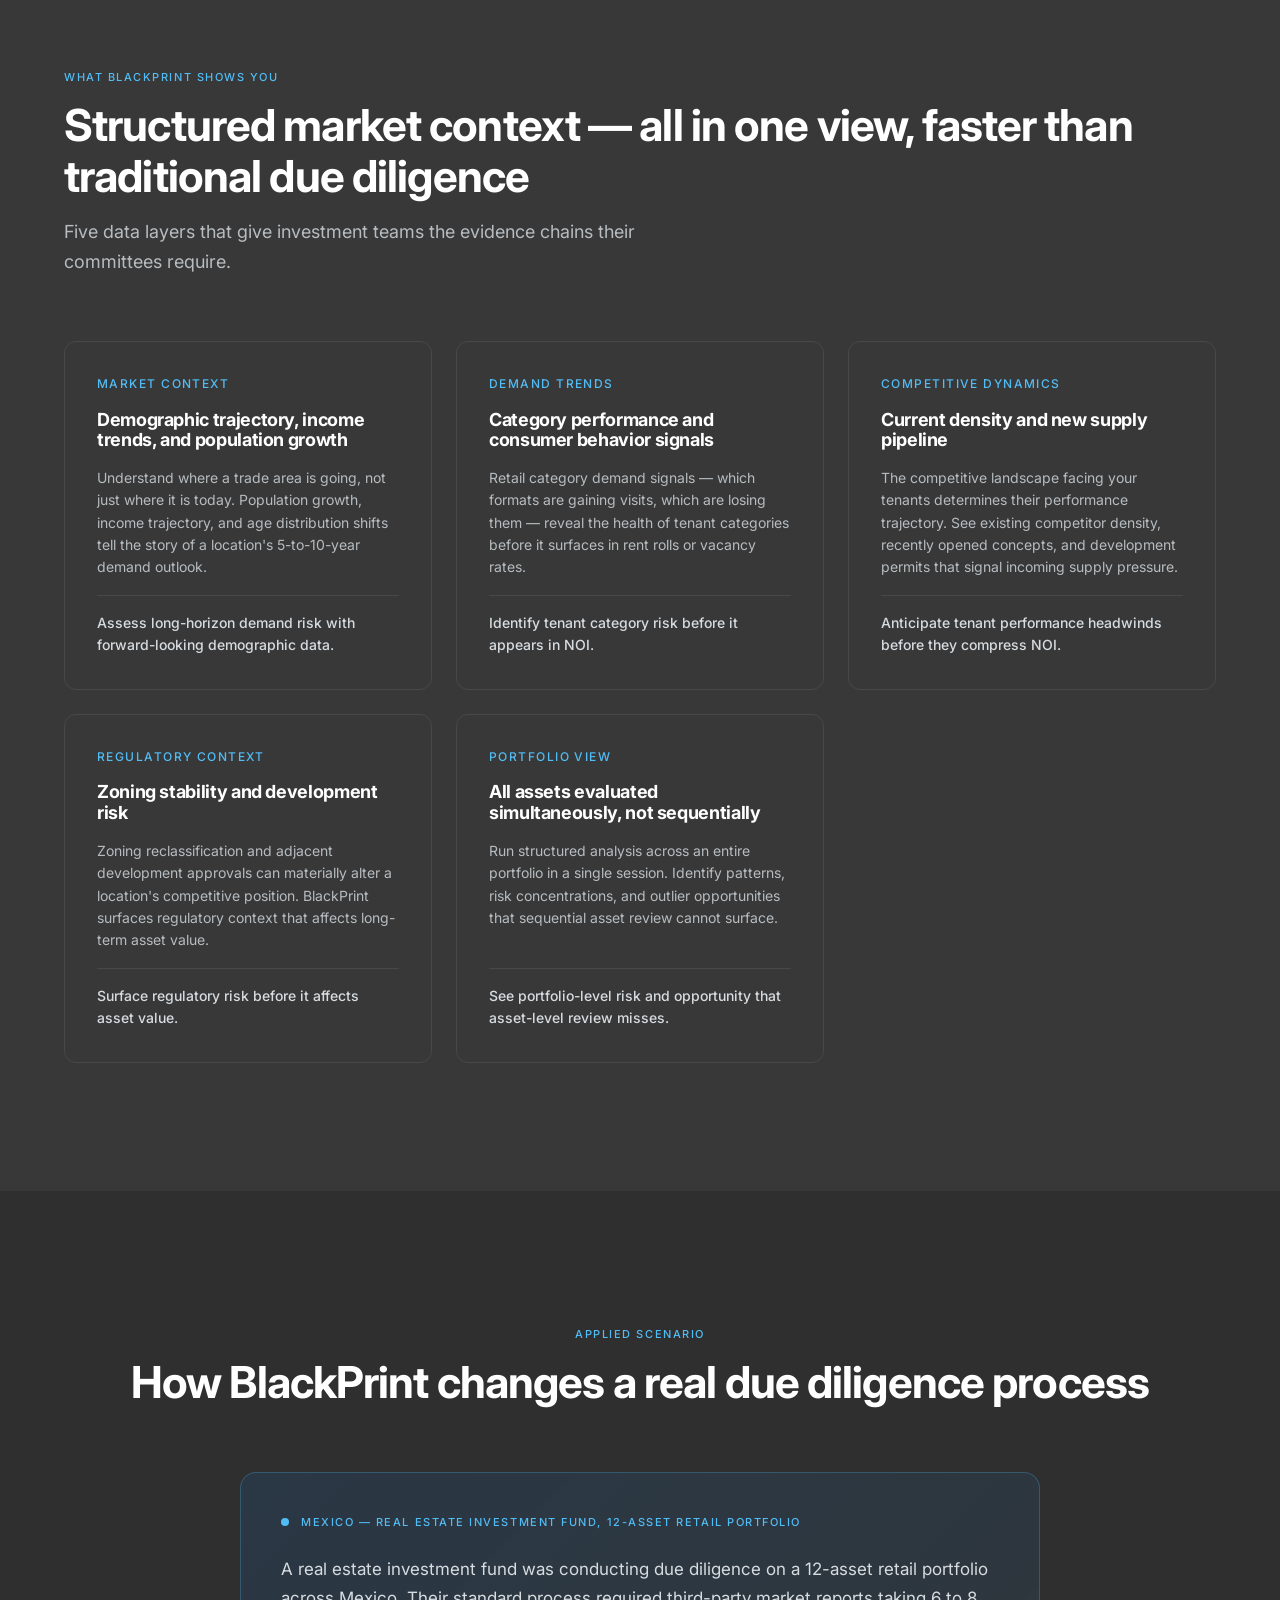
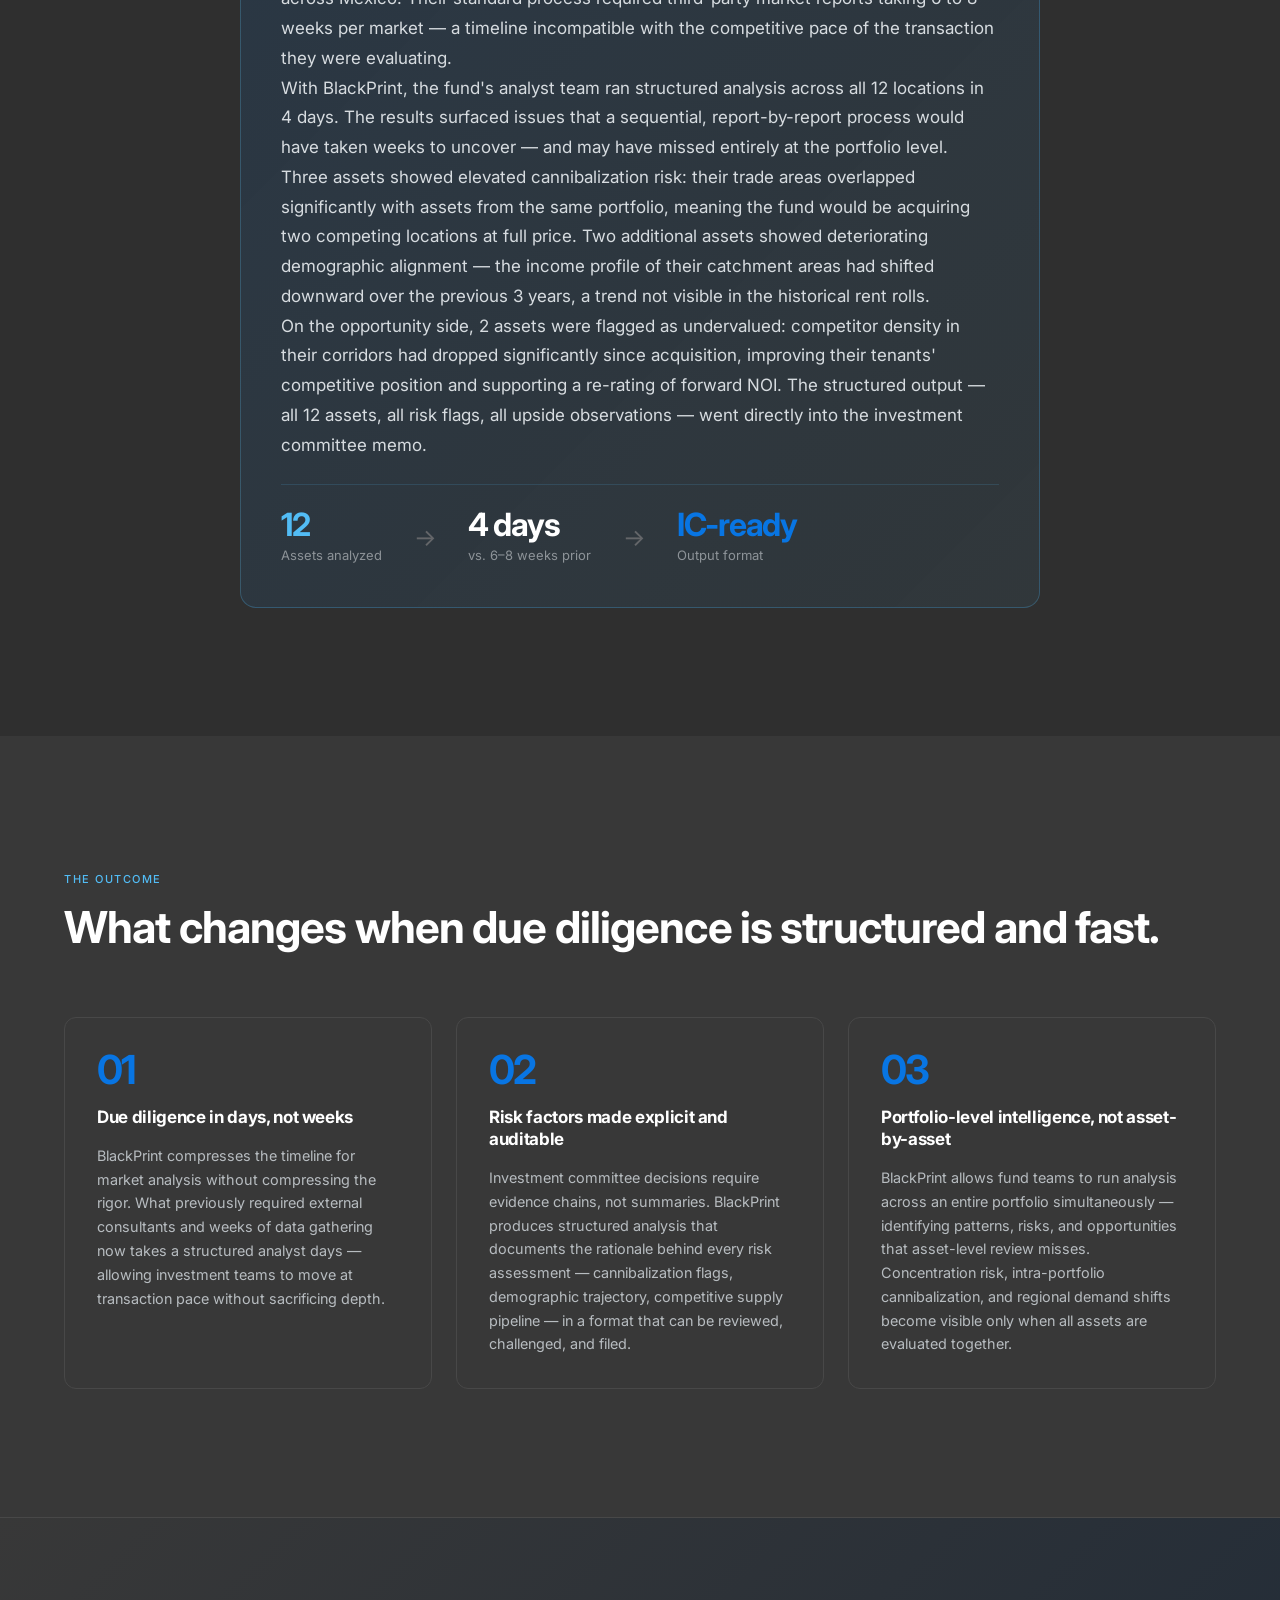
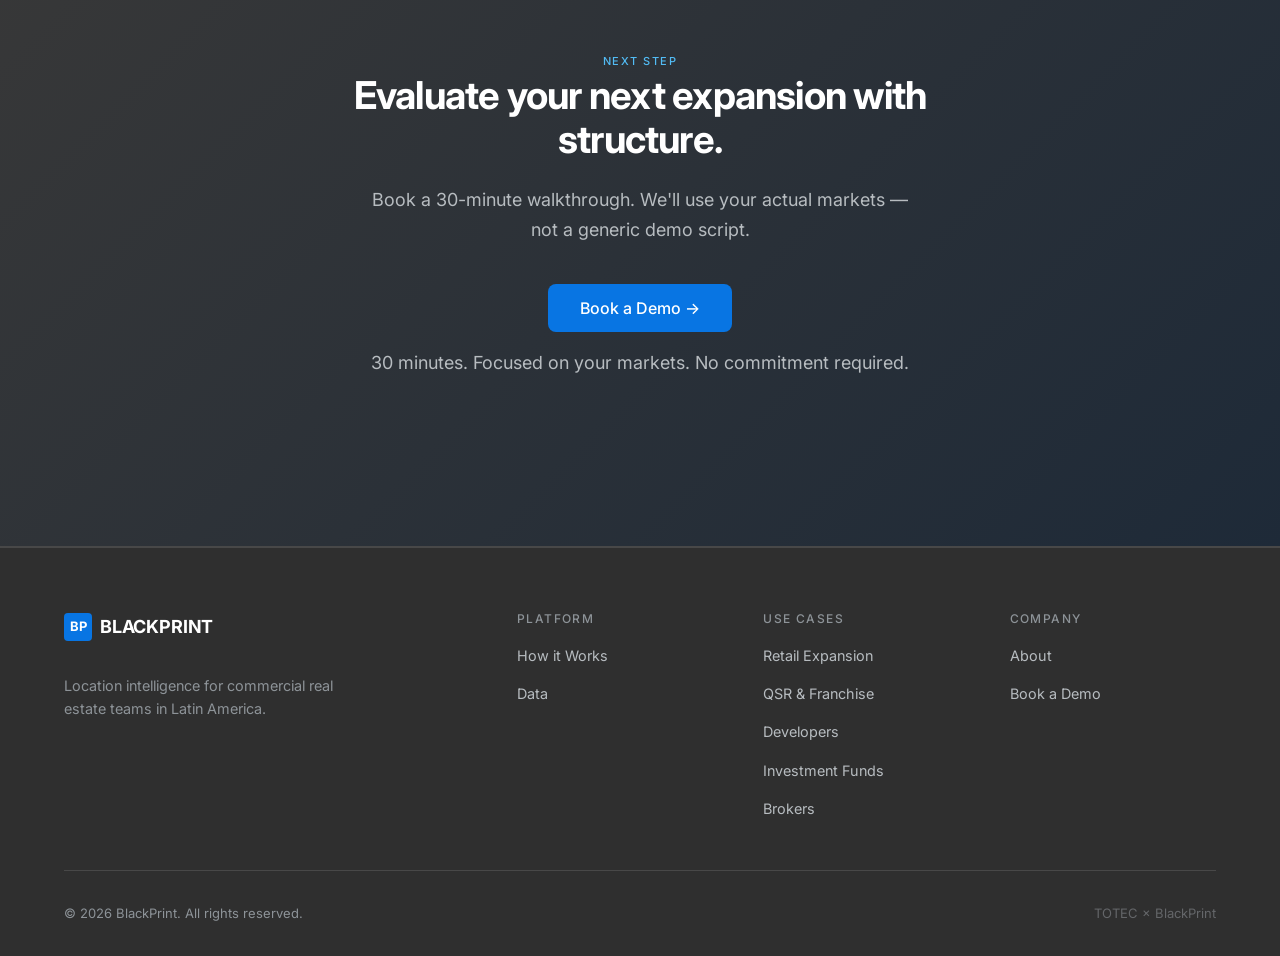
<file: use-cases/funds.html>
<!DOCTYPE html>
<html lang="en">
<head>
  <meta charset="UTF-8" />
  <meta name="viewport" content="width=device-width, initial-scale=1.0" />
  <title>Investment Funds — BlackPrint</title>
  <meta name="description" content="BlackPrint gives investment teams the market context to assess location risk, validate demand assumptions, and accelerate due diligence on CRE assets in Latin America." />
  <link rel="preconnect" href="https://fonts.googleapis.com" />
  <link rel="preconnect" href="https://fonts.gstatic.com" crossorigin />
  <link href="https://fonts.googleapis.com/css2?family=Inter:wght@400;500;700&display=swap" rel="stylesheet" />
  <link rel="stylesheet" href="../css/style.css" />
</head>
<body>

  <nav class="nav" id="nav">
    <div class="nav__inner">
      <a href="/" class="nav__logo"><div class="nav__logo-mark">BP</div>BLACKPRINT</a>
      <ul class="nav__links">
        <li><a href="../platform.html" class="nav__link">Platform</a></li>
        <li><a href="index.html" class="nav__link active">Use Cases</a></li>
        <li><a href="../data/index.html" class="nav__link">Data</a></li>
        <li><a href="../company/index.html" class="nav__link">Company</a></li>
      </ul>
      <div class="nav__cta"><a href="../demo.html" class="btn btn--primary">Book a Demo</a></div>
      <button class="nav__toggle" id="navToggle" aria-label="Toggle menu"><span></span><span></span><span></span></button>
    </div>
  </nav>

  <!-- PAGE HERO -->
  <section class="page-hero">
    <div class="container">
      <span class="eyebrow">Investment Funds</span>
      <h1>Capital deployed with structured, auditable rationale.</h1>
      <p style="font-size:1.125rem;color:var(--depth-3);max-width:620px;margin-top:1.5rem;line-height:1.65;">BlackPrint gives investment teams the market context to assess location risk, validate demand assumptions, and accelerate due diligence on CRE assets in Latin America.</p>
      <div style="margin-top:2rem;display:flex;gap:1rem;flex-wrap:wrap;">
        <a href="../demo.html" class="btn btn--primary">See It Applied to Your Portfolio</a>
        <a href="index.html" class="btn btn--secondary">All Use Cases →</a>
      </div>
    </div>
  </section>

  <!-- THE DECISION -->
  <section class="section section--dark">
    <div class="container">
      <div class="section-header reveal">
        <span class="eyebrow">The Decision</span>
        <h2>The questions investment teams ask about every asset</h2>
        <p>Location risk in commercial real estate is not a one-time assessment. It evolves with market conditions — and investment committees need evidence chains, not summaries.</p>
      </div>

      <div class="problem-cards reveal">
        <div class="problem-card">
          <div class="problem-card__number">Decision 01</div>
          <h3>Is this location or portfolio structurally sound?</h3>
          <p>A retail asset's performance is determined by the structural conditions of its trade area — demographic trajectory, competitive dynamics, and demand trends. Surface-level market assessments miss the variables that matter most.</p>
        </div>
        <div class="problem-card">
          <div class="problem-card__number">Decision 02</div>
          <h3>What does the risk profile look like over 5–10 years?</h3>
          <p>Investment committee decisions require forward-looking analysis. Demographic trajectory, competitive supply pipeline, and zoning stability all determine whether a location's performance holds — or deteriorates — over an investment horizon.</p>
        </div>
        <div class="problem-card">
          <div class="problem-card__number">Decision 03</div>
          <h3>Where are the risks and opportunities across the portfolio?</h3>
          <p>Asset-by-asset review misses portfolio-level patterns. Cannibalization between assets, regional demand shifts, and concentrated exposure to deteriorating corridors are only visible when all assets are evaluated simultaneously.</p>
        </div>
      </div>

      <div class="bridge-line reveal">
        <p>Traditional due diligence processes — third-party reports, manual data gathering, sequential asset review — were not built for the pace or scale that modern CRE investment requires. BlackPrint compresses the timeline without compressing the rigor.</p>
      </div>
    </div>
  </section>

  <!-- WHAT BLACKPRINT SHOWS YOU -->
  <section class="section section--mid">
    <div class="container">
      <div class="section-header reveal">
        <span class="eyebrow">What BlackPrint Shows You</span>
        <h2>Structured market context — all in one view, faster than traditional due diligence</h2>
        <p>Five data layers that give investment teams the evidence chains their committees require.</p>
      </div>

      <div style="display:grid;grid-template-columns:repeat(auto-fit,minmax(280px,1fr));gap:var(--space-6);">

        <div class="icp-card reveal">
          <div class="icp-card__role">Market Context</div>
          <h3>Demographic trajectory, income trends, and population growth</h3>
          <p>Understand where a trade area is going, not just where it is today. Population growth, income trajectory, and age distribution shifts tell the story of a location's 5-to-10-year demand outlook.</p>
          <div class="outcome">
            <p>Assess long-horizon demand risk with forward-looking demographic data.</p>
          </div>
        </div>

        <div class="icp-card reveal">
          <div class="icp-card__role">Demand Trends</div>
          <h3>Category performance and consumer behavior signals</h3>
          <p>Retail category demand signals — which formats are gaining visits, which are losing them — reveal the health of tenant categories before it surfaces in rent rolls or vacancy rates.</p>
          <div class="outcome">
            <p>Identify tenant category risk before it appears in NOI.</p>
          </div>
        </div>

        <div class="icp-card reveal">
          <div class="icp-card__role">Competitive Dynamics</div>
          <h3>Current density and new supply pipeline</h3>
          <p>The competitive landscape facing your tenants determines their performance trajectory. See existing competitor density, recently opened concepts, and development permits that signal incoming supply pressure.</p>
          <div class="outcome">
            <p>Anticipate tenant performance headwinds before they compress NOI.</p>
          </div>
        </div>

        <div class="icp-card reveal">
          <div class="icp-card__role">Regulatory Context</div>
          <h3>Zoning stability and development risk</h3>
          <p>Zoning reclassification and adjacent development approvals can materially alter a location's competitive position. BlackPrint surfaces regulatory context that affects long-term asset value.</p>
          <div class="outcome">
            <p>Surface regulatory risk before it affects asset value.</p>
          </div>
        </div>

        <div class="icp-card reveal">
          <div class="icp-card__role">Portfolio View</div>
          <h3>All assets evaluated simultaneously, not sequentially</h3>
          <p>Run structured analysis across an entire portfolio in a single session. Identify patterns, risk concentrations, and outlier opportunities that sequential asset review cannot surface.</p>
          <div class="outcome">
            <p>See portfolio-level risk and opportunity that asset-level review misses.</p>
          </div>
        </div>

      </div>
    </div>
  </section>

  <!-- SCENARIO -->
  <section class="section section--dark">
    <div class="container">
      <div class="section-header section-header--center reveal">
        <span class="eyebrow">Applied Scenario</span>
        <h2>How BlackPrint changes a real due diligence process</h2>
      </div>

      <div class="reveal" style="max-width:800px;margin:0 auto;">
        <div style="background:linear-gradient(135deg,rgba(8,117,227,0.12),rgba(82,188,245,0.06));border:1px solid rgba(82,188,245,0.25);border-radius:16px;padding:var(--space-10);">
          <div style="display:flex;align-items:center;gap:var(--space-3);margin-bottom:var(--space-6);">
            <div style="width:8px;height:8px;border-radius:50%;background:var(--blue-highlight);flex-shrink:0;"></div>
            <span class="eyebrow" style="margin:0;">Mexico — Real Estate Investment Fund, 12-Asset Retail Portfolio</span>
          </div>
          <p style="font-size:1.0625rem;color:var(--depth-1);line-height:1.75;margin-bottom:var(--space-5);">A real estate investment fund was conducting due diligence on a 12-asset retail portfolio across Mexico. Their standard process required third-party market reports taking 6 to 8 weeks per market — a timeline incompatible with the competitive pace of the transaction they were evaluating.</p>
          <p style="font-size:1.0625rem;color:var(--depth-1);line-height:1.75;margin-bottom:var(--space-5);">With BlackPrint, the fund's analyst team ran structured analysis across all 12 locations in 4 days. The results surfaced issues that a sequential, report-by-report process would have taken weeks to uncover — and may have missed entirely at the portfolio level.</p>
          <p style="font-size:1.0625rem;color:var(--depth-1);line-height:1.75;margin-bottom:var(--space-5);">Three assets showed elevated cannibalization risk: their trade areas overlapped significantly with assets from the same portfolio, meaning the fund would be acquiring two competing locations at full price. Two additional assets showed deteriorating demographic alignment — the income profile of their catchment areas had shifted downward over the previous 3 years, a trend not visible in the historical rent rolls.</p>
          <p style="font-size:1.0625rem;color:var(--depth-1);line-height:1.75;margin-bottom:var(--space-6);">On the opportunity side, 2 assets were flagged as undervalued: competitor density in their corridors had dropped significantly since acquisition, improving their tenants' competitive position and supporting a re-rating of forward NOI. The structured output — all 12 assets, all risk flags, all upside observations — went directly into the investment committee memo.</p>
          <div style="display:flex;gap:var(--space-8);flex-wrap:wrap;border-top:1px solid rgba(82,188,245,0.15);padding-top:var(--space-6);">
            <div>
              <div style="font-size:2rem;font-weight:700;color:var(--blue-highlight);letter-spacing:-0.04em;line-height:1;">12</div>
              <div style="font-size:0.8125rem;color:var(--depth-5);margin-top:0.25rem;">Assets analyzed</div>
            </div>
            <div style="display:flex;align-items:center;color:var(--depth-6);font-size:1.5rem;">→</div>
            <div>
              <div style="font-size:2rem;font-weight:700;color:var(--on-primary);letter-spacing:-0.04em;line-height:1;">4 days</div>
              <div style="font-size:0.8125rem;color:var(--depth-5);margin-top:0.25rem;">vs. 6–8 weeks prior</div>
            </div>
            <div style="display:flex;align-items:center;color:var(--depth-6);font-size:1.5rem;">→</div>
            <div>
              <div style="font-size:2rem;font-weight:700;color:var(--blue-primary);letter-spacing:-0.04em;line-height:1;">IC-ready</div>
              <div style="font-size:0.8125rem;color:var(--depth-5);margin-top:0.25rem;">Output format</div>
            </div>
          </div>
        </div>
      </div>
    </div>
  </section>

  <!-- OUTCOME BLOCKS -->
  <section class="section section--mid">
    <div class="container">
      <div class="section-header reveal">
        <span class="eyebrow">The Outcome</span>
        <h2>What changes when due diligence is structured and fast.</h2>
      </div>

      <div class="outcome-blocks reveal">
        <div class="outcome-block">
          <div class="outcome-block__num">01</div>
          <h3>Due diligence in days, not weeks</h3>
          <p>BlackPrint compresses the timeline for market analysis without compressing the rigor. What previously required external consultants and weeks of data gathering now takes a structured analyst days — allowing investment teams to move at transaction pace without sacrificing depth.</p>
        </div>
        <div class="outcome-block">
          <div class="outcome-block__num">02</div>
          <h3>Risk factors made explicit and auditable</h3>
          <p>Investment committee decisions require evidence chains, not summaries. BlackPrint produces structured analysis that documents the rationale behind every risk assessment — cannibalization flags, demographic trajectory, competitive supply pipeline — in a format that can be reviewed, challenged, and filed.</p>
        </div>
        <div class="outcome-block">
          <div class="outcome-block__num">03</div>
          <h3>Portfolio-level intelligence, not asset-by-asset</h3>
          <p>BlackPrint allows fund teams to run analysis across an entire portfolio simultaneously — identifying patterns, risks, and opportunities that asset-level review misses. Concentration risk, intra-portfolio cannibalization, and regional demand shifts become visible only when all assets are evaluated together.</p>
        </div>
      </div>
    </div>
  </section>

  <!-- FINAL CTA -->
  <section class="final-cta">
    <div class="container">
      <div class="reveal">
        <span class="eyebrow">Next Step</span>
        <h2>Evaluate your next expansion with structure.</h2>
        <p>Book a 30-minute walkthrough. We'll use your actual markets — not a generic demo script.</p>
        <div class="final-cta__actions">
          <a href="../demo.html" class="btn btn--primary btn--lg">Book a Demo →</a>
          <p class="final-cta__note">30 minutes. Focused on your markets. No commitment required.</p>
        </div>
      </div>
    </div>
  </section>

  <footer class="footer">
    <div class="container">
      <div class="footer__grid">
        <div class="footer__brand">
          <a href="/" class="nav__logo" style="margin-bottom:1rem;display:inline-flex;"><div class="nav__logo-mark">BP</div>BLACKPRINT</a>
          <p>Location intelligence for commercial real estate teams in Latin America.</p>
        </div>
        <div class="footer__col"><h4>Platform</h4><ul><li><a href="../platform.html">How it Works</a></li><li><a href="../data/index.html">Data</a></li></ul></div>
        <div class="footer__col"><h4>Use Cases</h4><ul><li><a href="retail.html">Retail Expansion</a></li><li><a href="qsr.html">QSR &amp; Franchise</a></li><li><a href="developers.html">Developers</a></li><li><a href="funds.html">Investment Funds</a></li><li><a href="brokers.html">Brokers</a></li></ul></div>
        <div class="footer__col"><h4>Company</h4><ul><li><a href="../company/index.html">About</a></li><li><a href="../demo.html">Book a Demo</a></li></ul></div>
      </div>
      <div class="footer__bottom"><p>© 2026 BlackPrint. All rights reserved.</p><p style="color:var(--depth-6);">TOTEC × BlackPrint</p></div>
    </div>
  </footer>

  <script src="../js/main.js"></script>
</body>
</html>
</file>
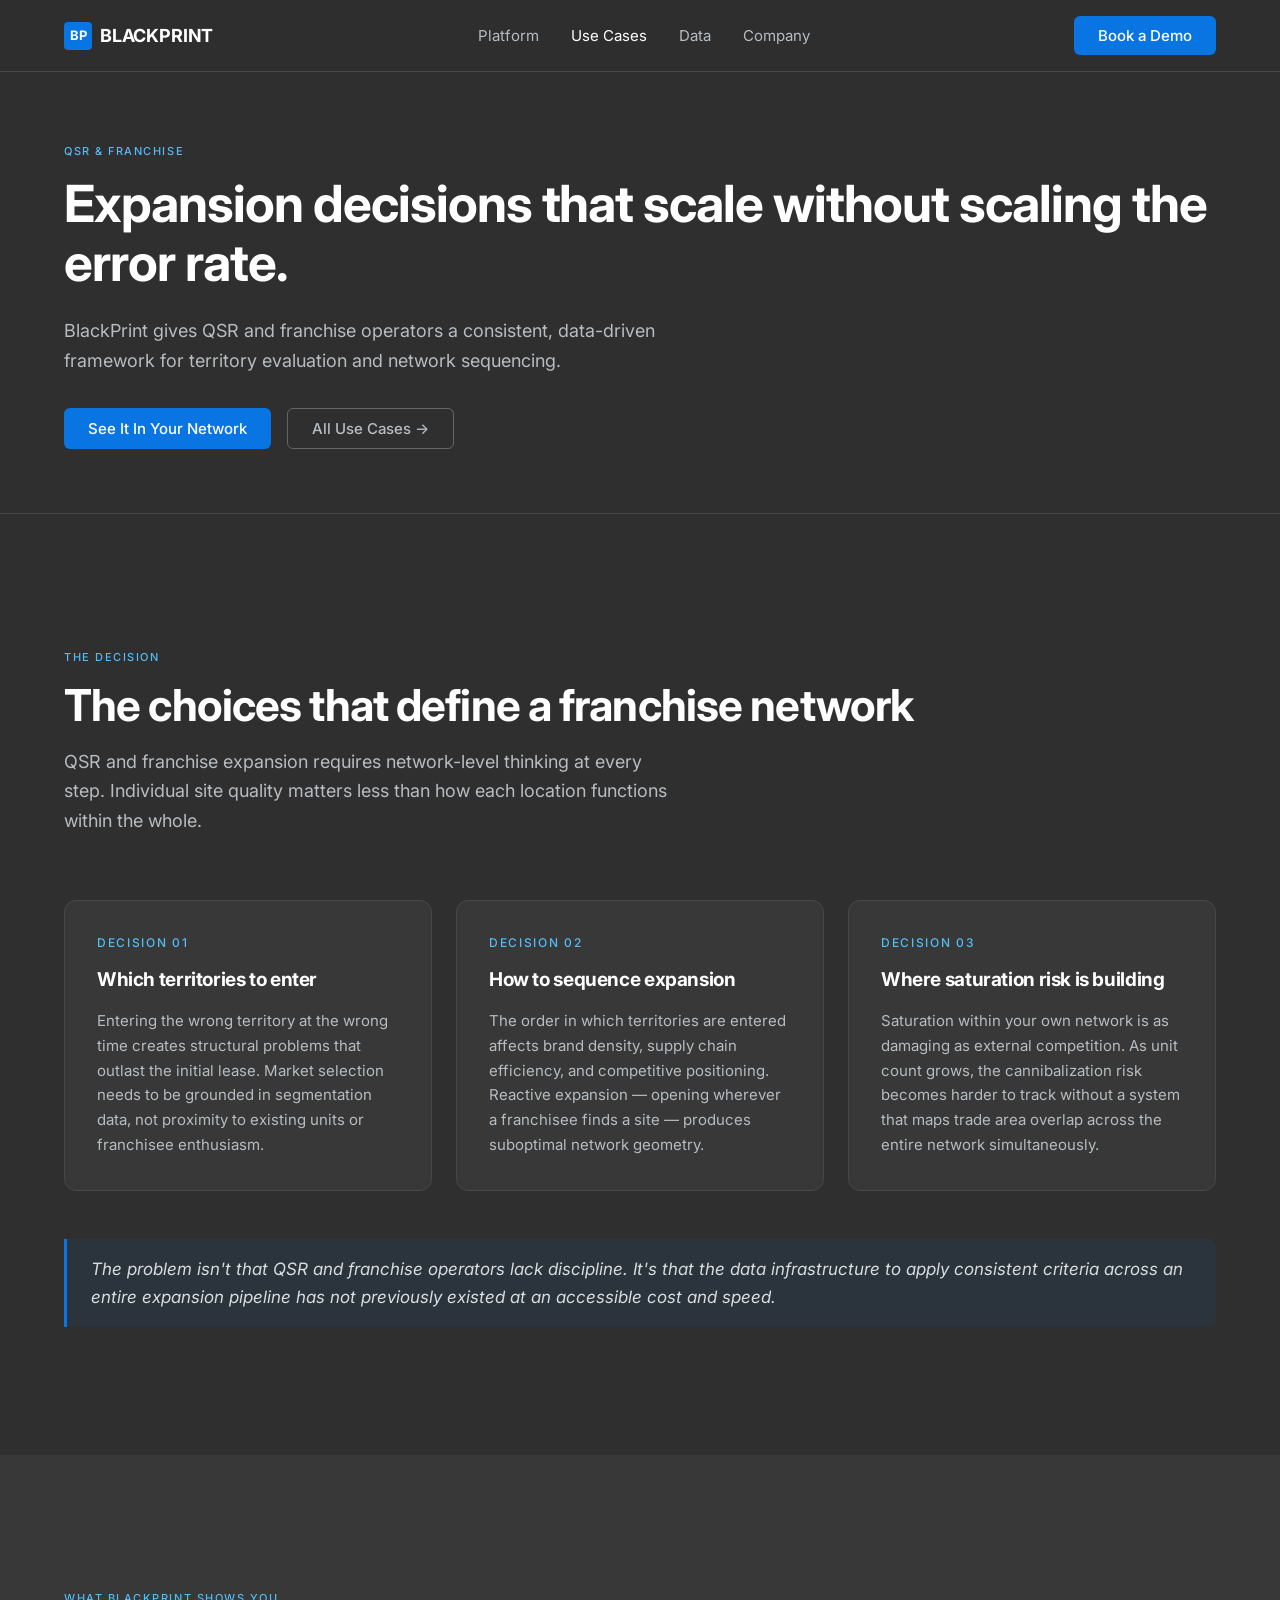
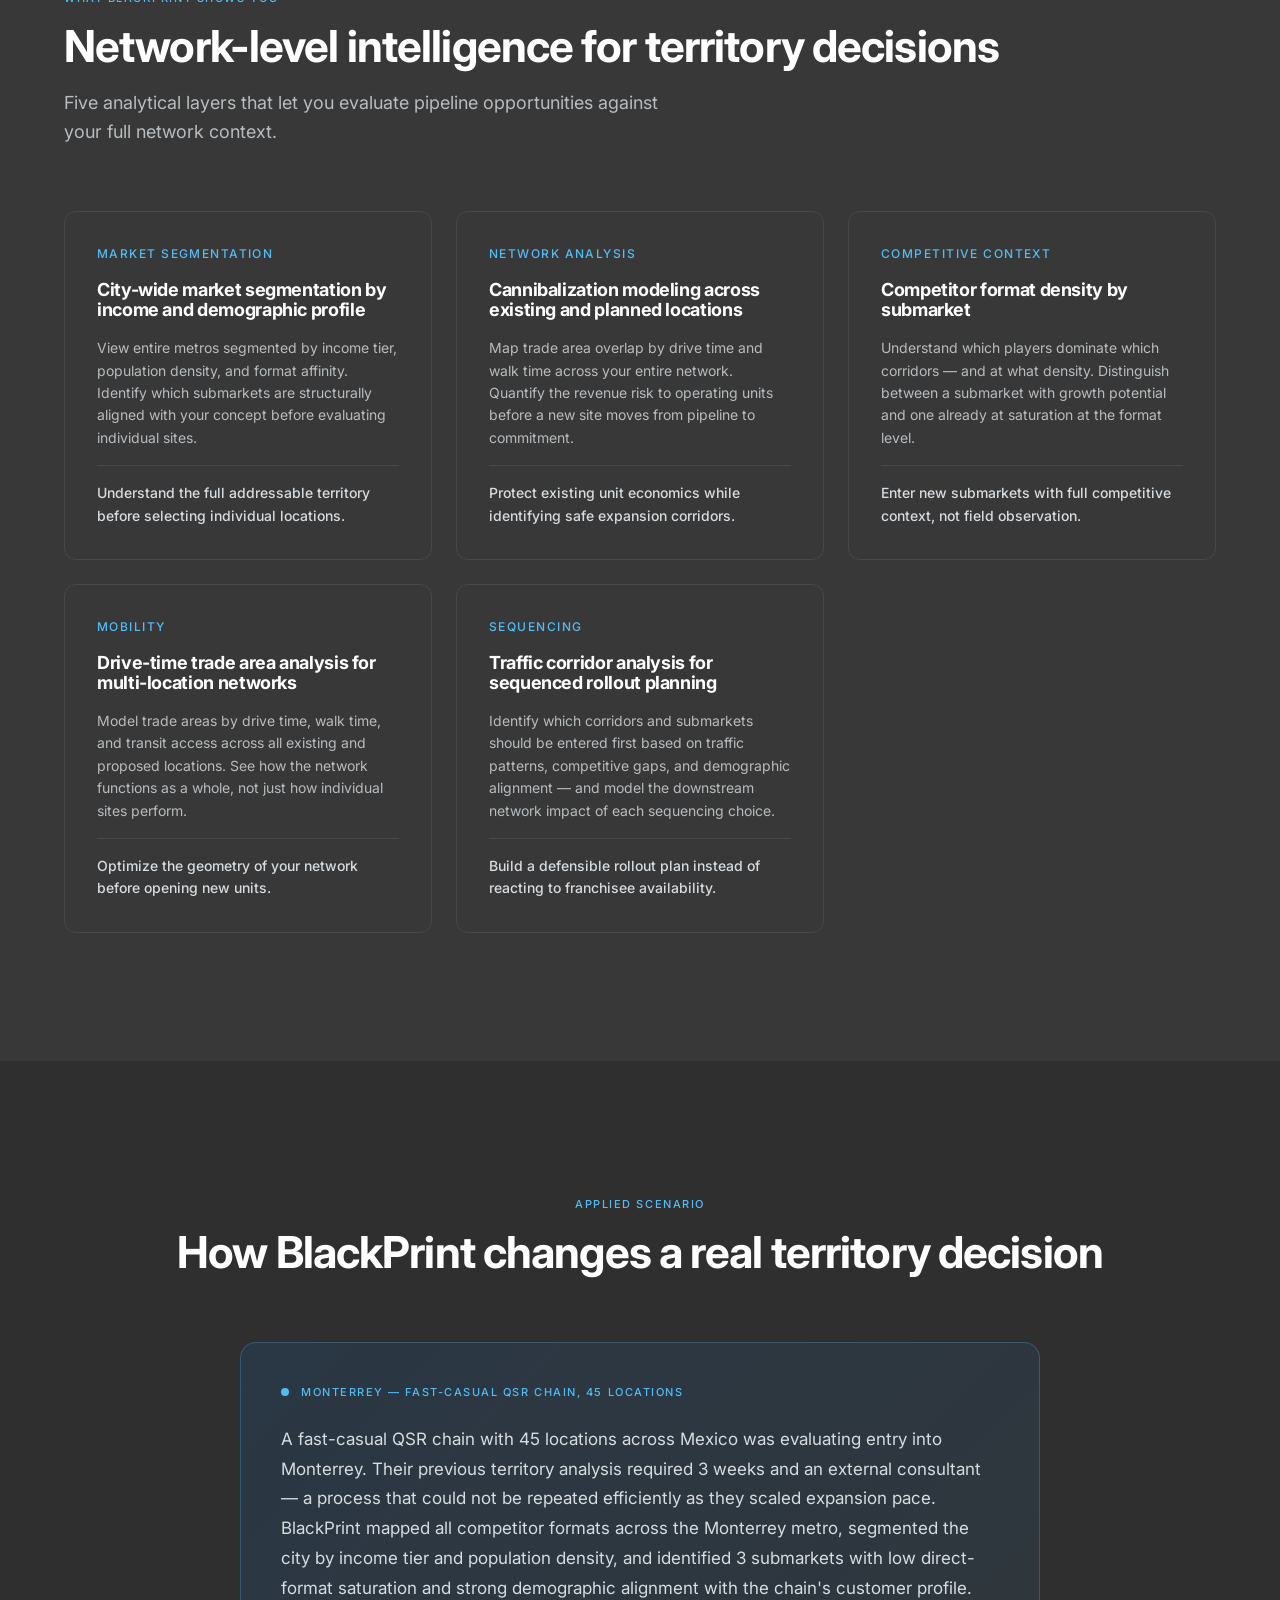
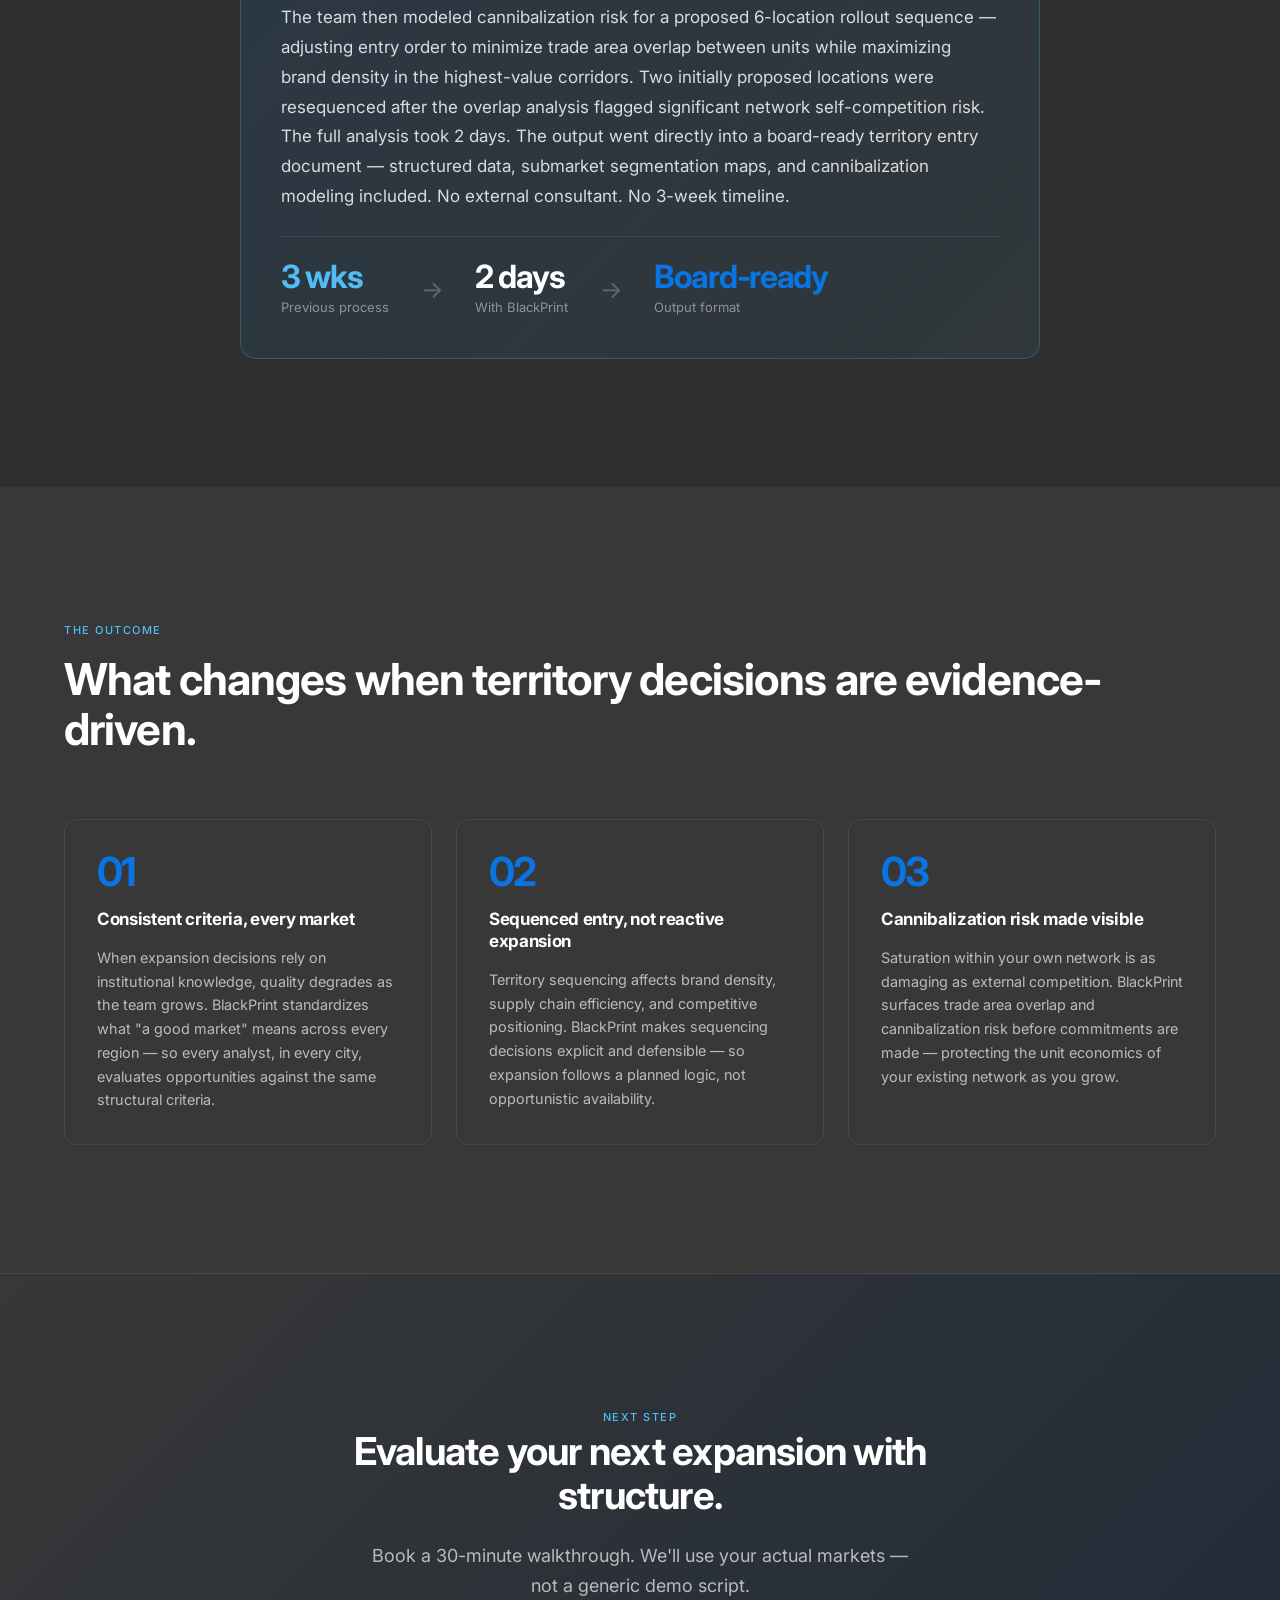
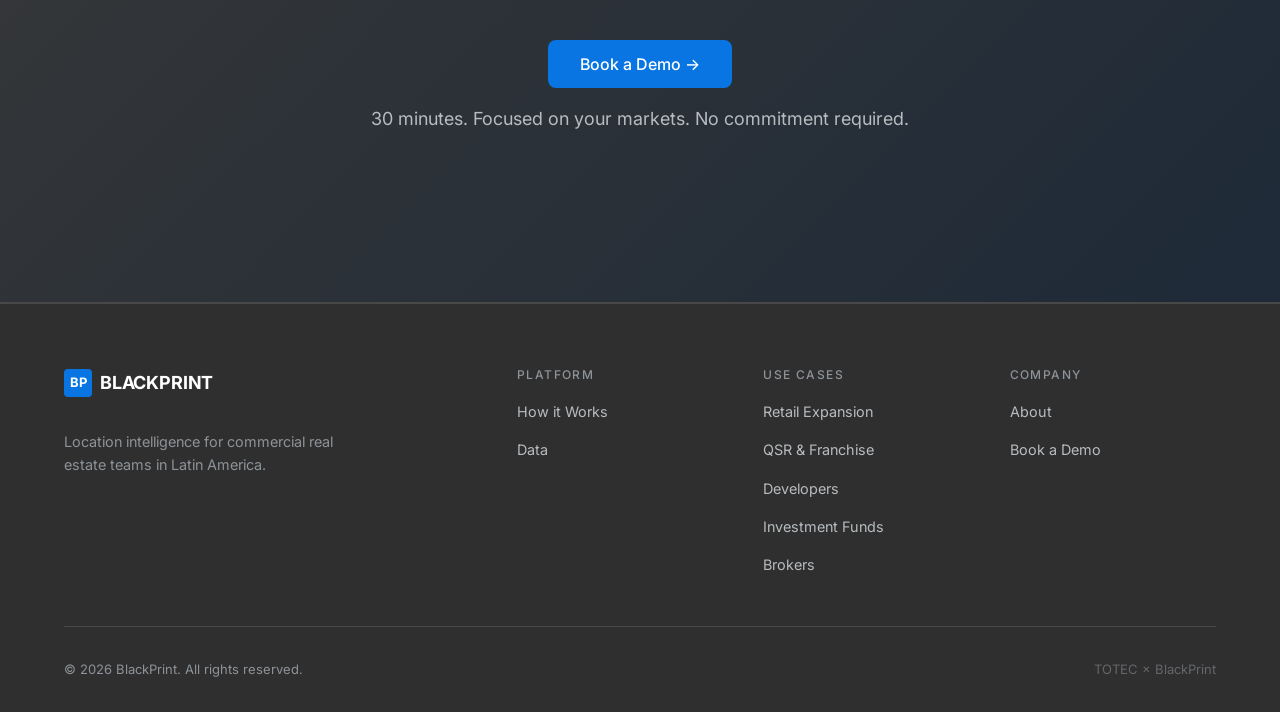
<file: use-cases/qsr.html>
<!DOCTYPE html>
<html lang="en">
<head>
  <meta charset="UTF-8" />
  <meta name="viewport" content="width=device-width, initial-scale=1.0" />
  <title>QSR &amp; Franchise Operators — BlackPrint</title>
  <meta name="description" content="BlackPrint gives QSR and franchise operators a consistent, data-driven framework for territory evaluation and network sequencing." />
  <link rel="preconnect" href="https://fonts.googleapis.com" />
  <link rel="preconnect" href="https://fonts.gstatic.com" crossorigin />
  <link href="https://fonts.googleapis.com/css2?family=Inter:wght@400;500;700&display=swap" rel="stylesheet" />
  <link rel="stylesheet" href="../css/style.css" />
</head>
<body>

  <nav class="nav" id="nav">
    <div class="nav__inner">
      <a href="/" class="nav__logo"><div class="nav__logo-mark">BP</div>BLACKPRINT</a>
      <ul class="nav__links">
        <li><a href="../platform.html" class="nav__link">Platform</a></li>
        <li><a href="index.html" class="nav__link active">Use Cases</a></li>
        <li><a href="../data/index.html" class="nav__link">Data</a></li>
        <li><a href="../company/index.html" class="nav__link">Company</a></li>
      </ul>
      <div class="nav__cta"><a href="../demo.html" class="btn btn--primary">Book a Demo</a></div>
      <button class="nav__toggle" id="navToggle" aria-label="Toggle menu"><span></span><span></span><span></span></button>
    </div>
  </nav>

  <!-- PAGE HERO -->
  <section class="page-hero">
    <div class="container">
      <span class="eyebrow">QSR &amp; Franchise</span>
      <h1>Expansion decisions that scale without scaling the error rate.</h1>
      <p style="font-size:1.125rem;color:var(--depth-3);max-width:620px;margin-top:1.5rem;line-height:1.65;">BlackPrint gives QSR and franchise operators a consistent, data-driven framework for territory evaluation and network sequencing.</p>
      <div style="margin-top:2rem;display:flex;gap:1rem;flex-wrap:wrap;">
        <a href="../demo.html" class="btn btn--primary">See It In Your Network</a>
        <a href="index.html" class="btn btn--secondary">All Use Cases →</a>
      </div>
    </div>
  </section>

  <!-- THE DECISION -->
  <section class="section section--dark">
    <div class="container">
      <div class="section-header reveal">
        <span class="eyebrow">The Decision</span>
        <h2>The choices that define a franchise network</h2>
        <p>QSR and franchise expansion requires network-level thinking at every step. Individual site quality matters less than how each location functions within the whole.</p>
      </div>

      <div class="problem-cards reveal">
        <div class="problem-card">
          <div class="problem-card__number">Decision 01</div>
          <h3>Which territories to enter</h3>
          <p>Entering the wrong territory at the wrong time creates structural problems that outlast the initial lease. Market selection needs to be grounded in segmentation data, not proximity to existing units or franchisee enthusiasm.</p>
        </div>
        <div class="problem-card">
          <div class="problem-card__number">Decision 02</div>
          <h3>How to sequence expansion</h3>
          <p>The order in which territories are entered affects brand density, supply chain efficiency, and competitive positioning. Reactive expansion — opening wherever a franchisee finds a site — produces suboptimal network geometry.</p>
        </div>
        <div class="problem-card">
          <div class="problem-card__number">Decision 03</div>
          <h3>Where saturation risk is building</h3>
          <p>Saturation within your own network is as damaging as external competition. As unit count grows, the cannibalization risk becomes harder to track without a system that maps trade area overlap across the entire network simultaneously.</p>
        </div>
      </div>

      <div class="bridge-line reveal">
        <p>The problem isn't that QSR and franchise operators lack discipline. It's that the data infrastructure to apply consistent criteria across an entire expansion pipeline has not previously existed at an accessible cost and speed.</p>
      </div>
    </div>
  </section>

  <!-- WHAT BLACKPRINT SHOWS YOU -->
  <section class="section section--mid">
    <div class="container">
      <div class="section-header reveal">
        <span class="eyebrow">What BlackPrint Shows You</span>
        <h2>Network-level intelligence for territory decisions</h2>
        <p>Five analytical layers that let you evaluate pipeline opportunities against your full network context.</p>
      </div>

      <div style="display:grid;grid-template-columns:repeat(auto-fit,minmax(280px,1fr));gap:var(--space-6);">

        <div class="icp-card reveal">
          <div class="icp-card__role">Market Segmentation</div>
          <h3>City-wide market segmentation by income and demographic profile</h3>
          <p>View entire metros segmented by income tier, population density, and format affinity. Identify which submarkets are structurally aligned with your concept before evaluating individual sites.</p>
          <div class="outcome">
            <p>Understand the full addressable territory before selecting individual locations.</p>
          </div>
        </div>

        <div class="icp-card reveal">
          <div class="icp-card__role">Network Analysis</div>
          <h3>Cannibalization modeling across existing and planned locations</h3>
          <p>Map trade area overlap by drive time and walk time across your entire network. Quantify the revenue risk to operating units before a new site moves from pipeline to commitment.</p>
          <div class="outcome">
            <p>Protect existing unit economics while identifying safe expansion corridors.</p>
          </div>
        </div>

        <div class="icp-card reveal">
          <div class="icp-card__role">Competitive Context</div>
          <h3>Competitor format density by submarket</h3>
          <p>Understand which players dominate which corridors — and at what density. Distinguish between a submarket with growth potential and one already at saturation at the format level.</p>
          <div class="outcome">
            <p>Enter new submarkets with full competitive context, not field observation.</p>
          </div>
        </div>

        <div class="icp-card reveal">
          <div class="icp-card__role">Mobility</div>
          <h3>Drive-time trade area analysis for multi-location networks</h3>
          <p>Model trade areas by drive time, walk time, and transit access across all existing and proposed locations. See how the network functions as a whole, not just how individual sites perform.</p>
          <div class="outcome">
            <p>Optimize the geometry of your network before opening new units.</p>
          </div>
        </div>

        <div class="icp-card reveal">
          <div class="icp-card__role">Sequencing</div>
          <h3>Traffic corridor analysis for sequenced rollout planning</h3>
          <p>Identify which corridors and submarkets should be entered first based on traffic patterns, competitive gaps, and demographic alignment — and model the downstream network impact of each sequencing choice.</p>
          <div class="outcome">
            <p>Build a defensible rollout plan instead of reacting to franchisee availability.</p>
          </div>
        </div>

      </div>
    </div>
  </section>

  <!-- SCENARIO -->
  <section class="section section--dark">
    <div class="container">
      <div class="section-header section-header--center reveal">
        <span class="eyebrow">Applied Scenario</span>
        <h2>How BlackPrint changes a real territory decision</h2>
      </div>

      <div class="reveal" style="max-width:800px;margin:0 auto;">
        <div style="background:linear-gradient(135deg,rgba(8,117,227,0.12),rgba(82,188,245,0.06));border:1px solid rgba(82,188,245,0.25);border-radius:16px;padding:var(--space-10);">
          <div style="display:flex;align-items:center;gap:var(--space-3);margin-bottom:var(--space-6);">
            <div style="width:8px;height:8px;border-radius:50%;background:var(--blue-highlight);flex-shrink:0;"></div>
            <span class="eyebrow" style="margin:0;">Monterrey — Fast-Casual QSR Chain, 45 Locations</span>
          </div>
          <p style="font-size:1.0625rem;color:var(--depth-1);line-height:1.75;margin-bottom:var(--space-5);">A fast-casual QSR chain with 45 locations across Mexico was evaluating entry into Monterrey. Their previous territory analysis required 3 weeks and an external consultant — a process that could not be repeated efficiently as they scaled expansion pace.</p>
          <p style="font-size:1.0625rem;color:var(--depth-1);line-height:1.75;margin-bottom:var(--space-5);">BlackPrint mapped all competitor formats across the Monterrey metro, segmented the city by income tier and population density, and identified 3 submarkets with low direct-format saturation and strong demographic alignment with the chain's customer profile.</p>
          <p style="font-size:1.0625rem;color:var(--depth-1);line-height:1.75;margin-bottom:var(--space-5);">The team then modeled cannibalization risk for a proposed 6-location rollout sequence — adjusting entry order to minimize trade area overlap between units while maximizing brand density in the highest-value corridors. Two initially proposed locations were resequenced after the overlap analysis flagged significant network self-competition risk.</p>
          <p style="font-size:1.0625rem;color:var(--depth-1);line-height:1.75;margin-bottom:var(--space-6);">The full analysis took 2 days. The output went directly into a board-ready territory entry document — structured data, submarket segmentation maps, and cannibalization modeling included. No external consultant. No 3-week timeline.</p>
          <div style="display:flex;gap:var(--space-8);flex-wrap:wrap;border-top:1px solid rgba(82,188,245,0.15);padding-top:var(--space-6);">
            <div>
              <div style="font-size:2rem;font-weight:700;color:var(--blue-highlight);letter-spacing:-0.04em;line-height:1;">3 wks</div>
              <div style="font-size:0.8125rem;color:var(--depth-5);margin-top:0.25rem;">Previous process</div>
            </div>
            <div style="display:flex;align-items:center;color:var(--depth-6);font-size:1.5rem;">→</div>
            <div>
              <div style="font-size:2rem;font-weight:700;color:var(--on-primary);letter-spacing:-0.04em;line-height:1;">2 days</div>
              <div style="font-size:0.8125rem;color:var(--depth-5);margin-top:0.25rem;">With BlackPrint</div>
            </div>
            <div style="display:flex;align-items:center;color:var(--depth-6);font-size:1.5rem;">→</div>
            <div>
              <div style="font-size:2rem;font-weight:700;color:var(--blue-primary);letter-spacing:-0.04em;line-height:1;">Board-ready</div>
              <div style="font-size:0.8125rem;color:var(--depth-5);margin-top:0.25rem;">Output format</div>
            </div>
          </div>
        </div>
      </div>
    </div>
  </section>

  <!-- OUTCOME BLOCKS -->
  <section class="section section--mid">
    <div class="container">
      <div class="section-header reveal">
        <span class="eyebrow">The Outcome</span>
        <h2>What changes when territory decisions are evidence-driven.</h2>
      </div>

      <div class="outcome-blocks reveal">
        <div class="outcome-block">
          <div class="outcome-block__num">01</div>
          <h3>Consistent criteria, every market</h3>
          <p>When expansion decisions rely on institutional knowledge, quality degrades as the team grows. BlackPrint standardizes what "a good market" means across every region — so every analyst, in every city, evaluates opportunities against the same structural criteria.</p>
        </div>
        <div class="outcome-block">
          <div class="outcome-block__num">02</div>
          <h3>Sequenced entry, not reactive expansion</h3>
          <p>Territory sequencing affects brand density, supply chain efficiency, and competitive positioning. BlackPrint makes sequencing decisions explicit and defensible — so expansion follows a planned logic, not opportunistic availability.</p>
        </div>
        <div class="outcome-block">
          <div class="outcome-block__num">03</div>
          <h3>Cannibalization risk made visible</h3>
          <p>Saturation within your own network is as damaging as external competition. BlackPrint surfaces trade area overlap and cannibalization risk before commitments are made — protecting the unit economics of your existing network as you grow.</p>
        </div>
      </div>
    </div>
  </section>

  <!-- FINAL CTA -->
  <section class="final-cta">
    <div class="container">
      <div class="reveal">
        <span class="eyebrow">Next Step</span>
        <h2>Evaluate your next expansion with structure.</h2>
        <p>Book a 30-minute walkthrough. We'll use your actual markets — not a generic demo script.</p>
        <div class="final-cta__actions">
          <a href="../demo.html" class="btn btn--primary btn--lg">Book a Demo →</a>
          <p class="final-cta__note">30 minutes. Focused on your markets. No commitment required.</p>
        </div>
      </div>
    </div>
  </section>

  <footer class="footer">
    <div class="container">
      <div class="footer__grid">
        <div class="footer__brand">
          <a href="/" class="nav__logo" style="margin-bottom:1rem;display:inline-flex;"><div class="nav__logo-mark">BP</div>BLACKPRINT</a>
          <p>Location intelligence for commercial real estate teams in Latin America.</p>
        </div>
        <div class="footer__col"><h4>Platform</h4><ul><li><a href="../platform.html">How it Works</a></li><li><a href="../data/index.html">Data</a></li></ul></div>
        <div class="footer__col"><h4>Use Cases</h4><ul><li><a href="retail.html">Retail Expansion</a></li><li><a href="qsr.html">QSR &amp; Franchise</a></li><li><a href="developers.html">Developers</a></li><li><a href="funds.html">Investment Funds</a></li><li><a href="brokers.html">Brokers</a></li></ul></div>
        <div class="footer__col"><h4>Company</h4><ul><li><a href="../company/index.html">About</a></li><li><a href="../demo.html">Book a Demo</a></li></ul></div>
      </div>
      <div class="footer__bottom"><p>© 2026 BlackPrint. All rights reserved.</p><p style="color:var(--depth-6);">TOTEC × BlackPrint</p></div>
    </div>
  </footer>

  <script src="../js/main.js"></script>
</body>
</html>
</file>
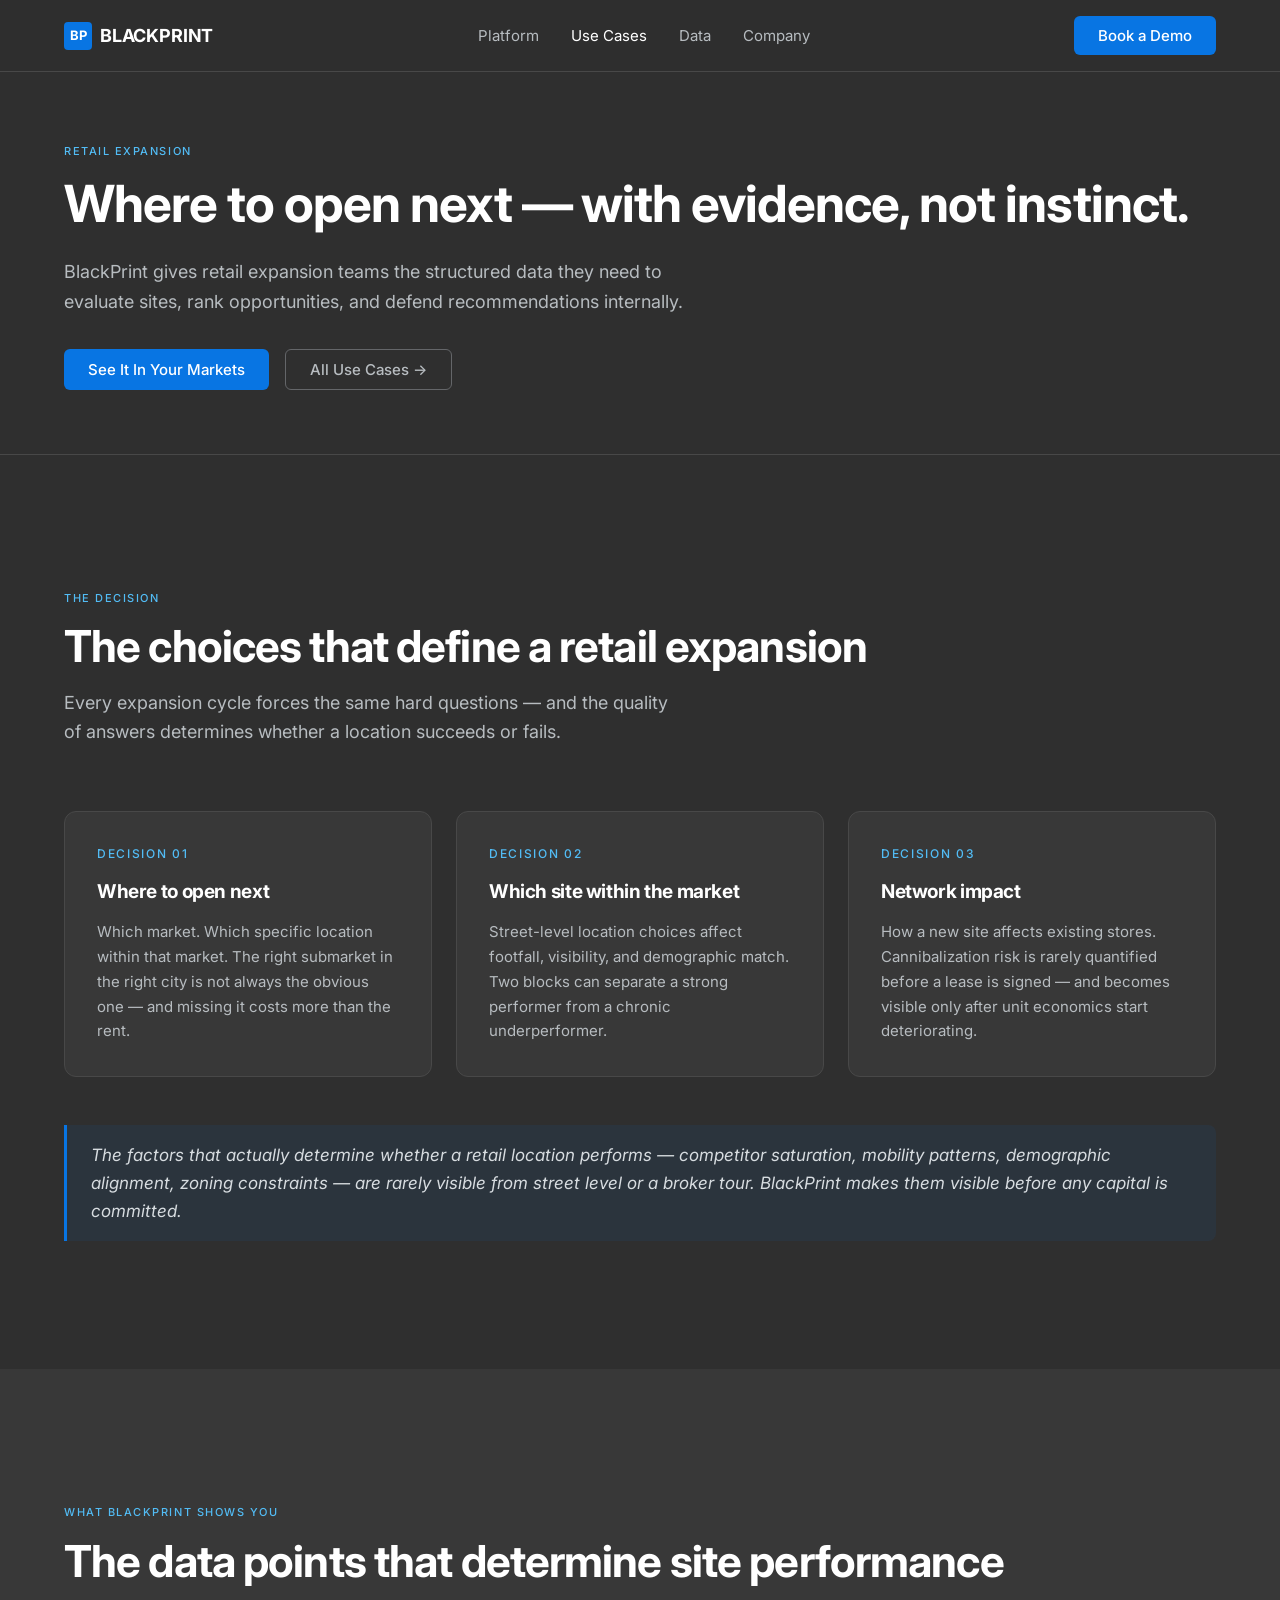
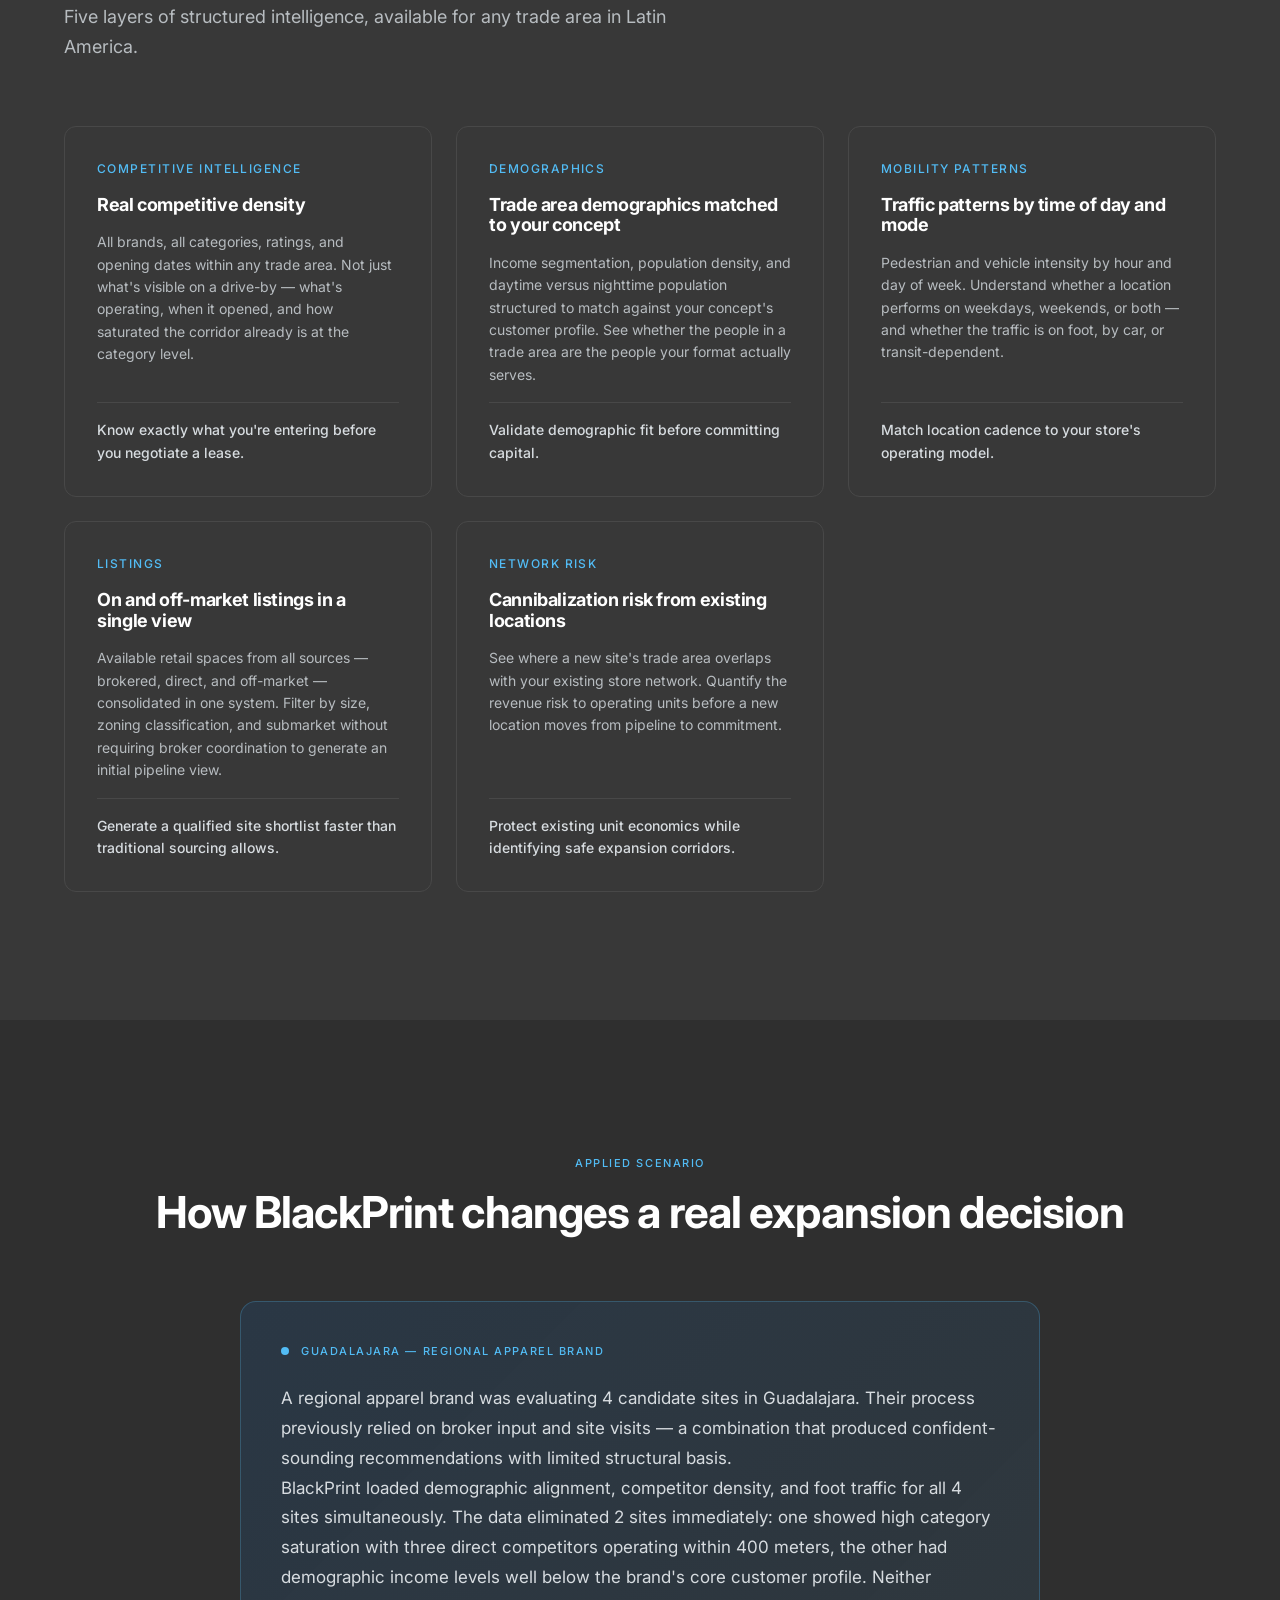
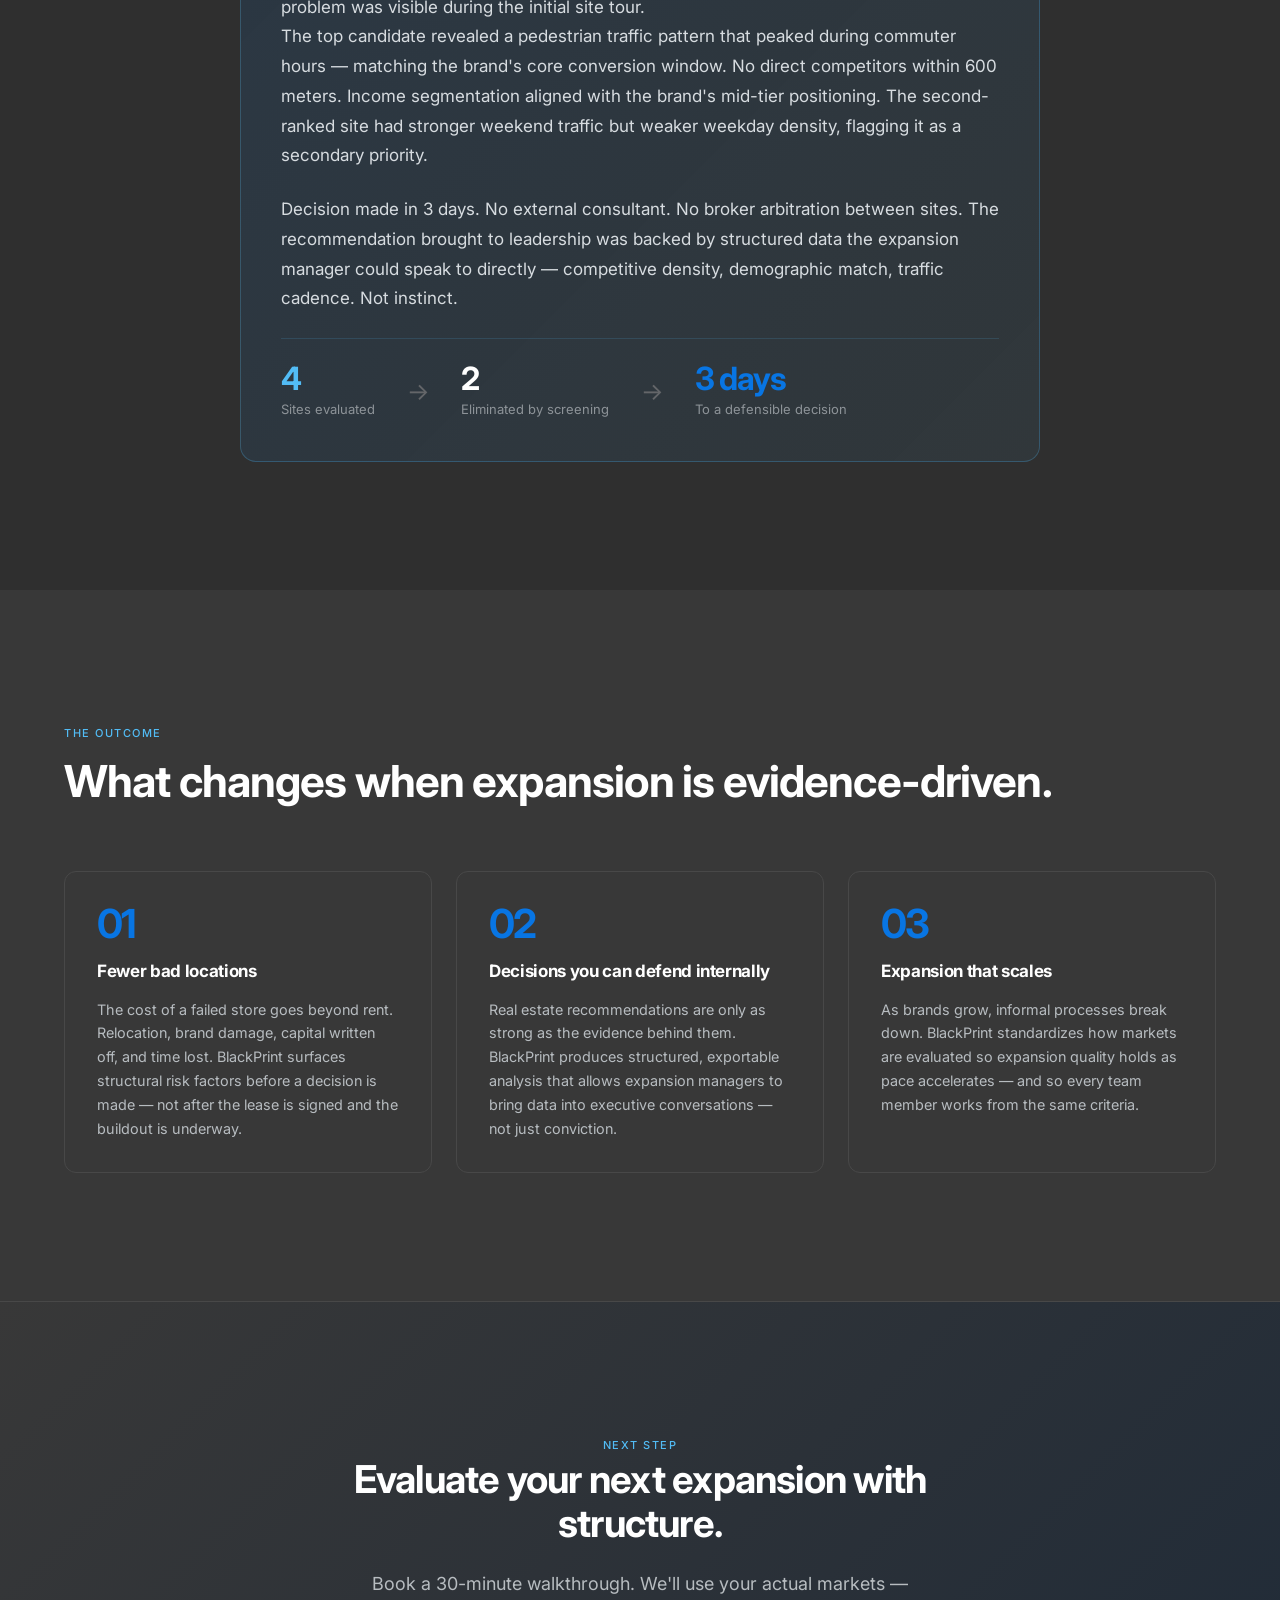
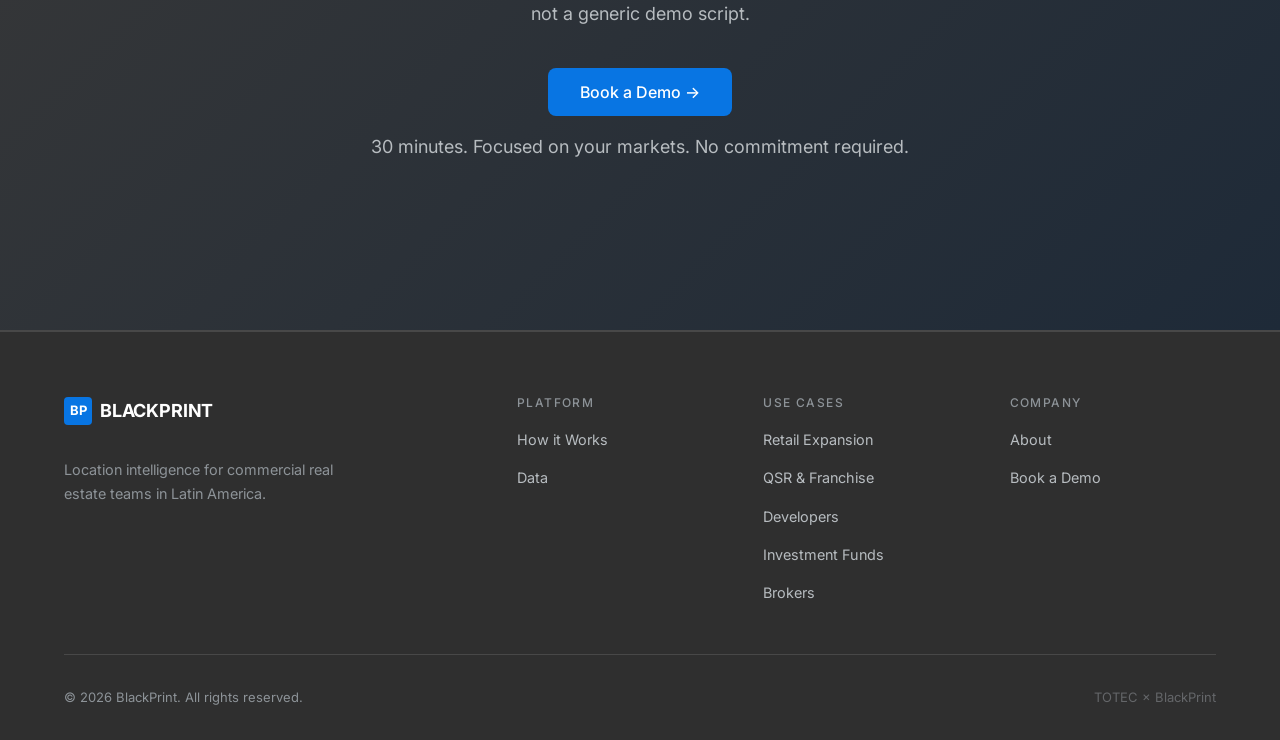
<file: use-cases/retail.html>
<!DOCTYPE html>
<html lang="en">
<head>
  <meta charset="UTF-8" />
  <meta name="viewport" content="width=device-width, initial-scale=1.0" />
  <title>Retail Expansion Teams — BlackPrint</title>
  <meta name="description" content="BlackPrint gives retail expansion teams the structured data they need to evaluate sites, rank opportunities, and defend recommendations internally." />
  <link rel="preconnect" href="https://fonts.googleapis.com" />
  <link rel="preconnect" href="https://fonts.gstatic.com" crossorigin />
  <link href="https://fonts.googleapis.com/css2?family=Inter:wght@400;500;700&display=swap" rel="stylesheet" />
  <link rel="stylesheet" href="../css/style.css" />
</head>
<body>

  <nav class="nav" id="nav">
    <div class="nav__inner">
      <a href="/" class="nav__logo"><div class="nav__logo-mark">BP</div>BLACKPRINT</a>
      <ul class="nav__links">
        <li><a href="../platform.html" class="nav__link">Platform</a></li>
        <li><a href="index.html" class="nav__link active">Use Cases</a></li>
        <li><a href="../data/index.html" class="nav__link">Data</a></li>
        <li><a href="../company/index.html" class="nav__link">Company</a></li>
      </ul>
      <div class="nav__cta"><a href="../demo.html" class="btn btn--primary">Book a Demo</a></div>
      <button class="nav__toggle" id="navToggle" aria-label="Toggle menu"><span></span><span></span><span></span></button>
    </div>
  </nav>

  <!-- PAGE HERO -->
  <section class="page-hero">
    <div class="container">
      <span class="eyebrow">Retail Expansion</span>
      <h1>Where to open next — with evidence, not instinct.</h1>
      <p style="font-size:1.125rem;color:var(--depth-3);max-width:620px;margin-top:1.5rem;line-height:1.65;">BlackPrint gives retail expansion teams the structured data they need to evaluate sites, rank opportunities, and defend recommendations internally.</p>
      <div style="margin-top:2rem;display:flex;gap:1rem;flex-wrap:wrap;">
        <a href="../demo.html" class="btn btn--primary">See It In Your Markets</a>
        <a href="index.html" class="btn btn--secondary">All Use Cases →</a>
      </div>
    </div>
  </section>

  <!-- THE DECISION -->
  <section class="section section--dark">
    <div class="container">
      <div class="section-header reveal">
        <span class="eyebrow">The Decision</span>
        <h2>The choices that define a retail expansion</h2>
        <p>Every expansion cycle forces the same hard questions — and the quality of answers determines whether a location succeeds or fails.</p>
      </div>

      <div class="problem-cards reveal">
        <div class="problem-card">
          <div class="problem-card__number">Decision 01</div>
          <h3>Where to open next</h3>
          <p>Which market. Which specific location within that market. The right submarket in the right city is not always the obvious one — and missing it costs more than the rent.</p>
        </div>
        <div class="problem-card">
          <div class="problem-card__number">Decision 02</div>
          <h3>Which site within the market</h3>
          <p>Street-level location choices affect footfall, visibility, and demographic match. Two blocks can separate a strong performer from a chronic underperformer.</p>
        </div>
        <div class="problem-card">
          <div class="problem-card__number">Decision 03</div>
          <h3>Network impact</h3>
          <p>How a new site affects existing stores. Cannibalization risk is rarely quantified before a lease is signed — and becomes visible only after unit economics start deteriorating.</p>
        </div>
      </div>

      <div class="bridge-line reveal">
        <p>The factors that actually determine whether a retail location performs — competitor saturation, mobility patterns, demographic alignment, zoning constraints — are rarely visible from street level or a broker tour. BlackPrint makes them visible before any capital is committed.</p>
      </div>
    </div>
  </section>

  <!-- WHAT BLACKPRINT SHOWS YOU -->
  <section class="section section--mid">
    <div class="container">
      <div class="section-header reveal">
        <span class="eyebrow">What BlackPrint Shows You</span>
        <h2>The data points that determine site performance</h2>
        <p>Five layers of structured intelligence, available for any trade area in Latin America.</p>
      </div>

      <div style="display:grid;grid-template-columns:repeat(auto-fit,minmax(280px,1fr));gap:var(--space-6);">

        <div class="icp-card reveal">
          <div class="icp-card__role">Competitive Intelligence</div>
          <h3>Real competitive density</h3>
          <p>All brands, all categories, ratings, and opening dates within any trade area. Not just what's visible on a drive-by — what's operating, when it opened, and how saturated the corridor already is at the category level.</p>
          <div class="outcome">
            <p>Know exactly what you're entering before you negotiate a lease.</p>
          </div>
        </div>

        <div class="icp-card reveal">
          <div class="icp-card__role">Demographics</div>
          <h3>Trade area demographics matched to your concept</h3>
          <p>Income segmentation, population density, and daytime versus nighttime population structured to match against your concept's customer profile. See whether the people in a trade area are the people your format actually serves.</p>
          <div class="outcome">
            <p>Validate demographic fit before committing capital.</p>
          </div>
        </div>

        <div class="icp-card reveal">
          <div class="icp-card__role">Mobility Patterns</div>
          <h3>Traffic patterns by time of day and mode</h3>
          <p>Pedestrian and vehicle intensity by hour and day of week. Understand whether a location performs on weekdays, weekends, or both — and whether the traffic is on foot, by car, or transit-dependent.</p>
          <div class="outcome">
            <p>Match location cadence to your store's operating model.</p>
          </div>
        </div>

        <div class="icp-card reveal">
          <div class="icp-card__role">Listings</div>
          <h3>On and off-market listings in a single view</h3>
          <p>Available retail spaces from all sources — brokered, direct, and off-market — consolidated in one system. Filter by size, zoning classification, and submarket without requiring broker coordination to generate an initial pipeline view.</p>
          <div class="outcome">
            <p>Generate a qualified site shortlist faster than traditional sourcing allows.</p>
          </div>
        </div>

        <div class="icp-card reveal">
          <div class="icp-card__role">Network Risk</div>
          <h3>Cannibalization risk from existing locations</h3>
          <p>See where a new site's trade area overlaps with your existing store network. Quantify the revenue risk to operating units before a new location moves from pipeline to commitment.</p>
          <div class="outcome">
            <p>Protect existing unit economics while identifying safe expansion corridors.</p>
          </div>
        </div>

      </div>
    </div>
  </section>

  <!-- SCENARIO -->
  <section class="section section--dark">
    <div class="container">
      <div class="section-header section-header--center reveal">
        <span class="eyebrow">Applied Scenario</span>
        <h2>How BlackPrint changes a real expansion decision</h2>
      </div>

      <div class="reveal" style="max-width:800px;margin:0 auto;">
        <div style="background:linear-gradient(135deg,rgba(8,117,227,0.12),rgba(82,188,245,0.06));border:1px solid rgba(82,188,245,0.25);border-radius:16px;padding:var(--space-10);">
          <div style="display:flex;align-items:center;gap:var(--space-3);margin-bottom:var(--space-6);">
            <div style="width:8px;height:8px;border-radius:50%;background:var(--blue-highlight);flex-shrink:0;"></div>
            <span class="eyebrow" style="margin:0;">Guadalajara — Regional Apparel Brand</span>
          </div>
          <p style="font-size:1.0625rem;color:var(--depth-1);line-height:1.75;margin-bottom:var(--space-5);">A regional apparel brand was evaluating 4 candidate sites in Guadalajara. Their process previously relied on broker input and site visits — a combination that produced confident-sounding recommendations with limited structural basis.</p>
          <p style="font-size:1.0625rem;color:var(--depth-1);line-height:1.75;margin-bottom:var(--space-5);">BlackPrint loaded demographic alignment, competitor density, and foot traffic for all 4 sites simultaneously. The data eliminated 2 sites immediately: one showed high category saturation with three direct competitors operating within 400 meters, the other had demographic income levels well below the brand's core customer profile. Neither problem was visible during the initial site tour.</p>
          <p style="font-size:1.0625rem;color:var(--depth-1);line-height:1.75;margin-bottom:var(--space-6);">The top candidate revealed a pedestrian traffic pattern that peaked during commuter hours — matching the brand's core conversion window. No direct competitors within 600 meters. Income segmentation aligned with the brand's mid-tier positioning. The second-ranked site had stronger weekend traffic but weaker weekday density, flagging it as a secondary priority.</p>
          <p style="font-size:1.0625rem;color:var(--depth-1);line-height:1.75;margin-bottom:var(--space-6);">Decision made in 3 days. No external consultant. No broker arbitration between sites. The recommendation brought to leadership was backed by structured data the expansion manager could speak to directly — competitive density, demographic match, traffic cadence. Not instinct.</p>
          <div style="display:flex;gap:var(--space-8);flex-wrap:wrap;border-top:1px solid rgba(82,188,245,0.15);padding-top:var(--space-6);">
            <div>
              <div style="font-size:2rem;font-weight:700;color:var(--blue-highlight);letter-spacing:-0.04em;line-height:1;">4</div>
              <div style="font-size:0.8125rem;color:var(--depth-5);margin-top:0.25rem;">Sites evaluated</div>
            </div>
            <div style="display:flex;align-items:center;color:var(--depth-6);font-size:1.5rem;">→</div>
            <div>
              <div style="font-size:2rem;font-weight:700;color:var(--on-primary);letter-spacing:-0.04em;line-height:1;">2</div>
              <div style="font-size:0.8125rem;color:var(--depth-5);margin-top:0.25rem;">Eliminated by screening</div>
            </div>
            <div style="display:flex;align-items:center;color:var(--depth-6);font-size:1.5rem;">→</div>
            <div>
              <div style="font-size:2rem;font-weight:700;color:var(--blue-primary);letter-spacing:-0.04em;line-height:1;">3 days</div>
              <div style="font-size:0.8125rem;color:var(--depth-5);margin-top:0.25rem;">To a defensible decision</div>
            </div>
          </div>
        </div>
      </div>
    </div>
  </section>

  <!-- OUTCOME BLOCKS -->
  <section class="section section--mid">
    <div class="container">
      <div class="section-header reveal">
        <span class="eyebrow">The Outcome</span>
        <h2>What changes when expansion is evidence-driven.</h2>
      </div>

      <div class="outcome-blocks reveal">
        <div class="outcome-block">
          <div class="outcome-block__num">01</div>
          <h3>Fewer bad locations</h3>
          <p>The cost of a failed store goes beyond rent. Relocation, brand damage, capital written off, and time lost. BlackPrint surfaces structural risk factors before a decision is made — not after the lease is signed and the buildout is underway.</p>
        </div>
        <div class="outcome-block">
          <div class="outcome-block__num">02</div>
          <h3>Decisions you can defend internally</h3>
          <p>Real estate recommendations are only as strong as the evidence behind them. BlackPrint produces structured, exportable analysis that allows expansion managers to bring data into executive conversations — not just conviction.</p>
        </div>
        <div class="outcome-block">
          <div class="outcome-block__num">03</div>
          <h3>Expansion that scales</h3>
          <p>As brands grow, informal processes break down. BlackPrint standardizes how markets are evaluated so expansion quality holds as pace accelerates — and so every team member works from the same criteria.</p>
        </div>
      </div>
    </div>
  </section>

  <!-- FINAL CTA -->
  <section class="final-cta">
    <div class="container">
      <div class="reveal">
        <span class="eyebrow">Next Step</span>
        <h2>Evaluate your next expansion with structure.</h2>
        <p>Book a 30-minute walkthrough. We'll use your actual markets — not a generic demo script.</p>
        <div class="final-cta__actions">
          <a href="../demo.html" class="btn btn--primary btn--lg">Book a Demo →</a>
          <p class="final-cta__note">30 minutes. Focused on your markets. No commitment required.</p>
        </div>
      </div>
    </div>
  </section>

  <footer class="footer">
    <div class="container">
      <div class="footer__grid">
        <div class="footer__brand">
          <a href="/" class="nav__logo" style="margin-bottom:1rem;display:inline-flex;"><div class="nav__logo-mark">BP</div>BLACKPRINT</a>
          <p>Location intelligence for commercial real estate teams in Latin America.</p>
        </div>
        <div class="footer__col"><h4>Platform</h4><ul><li><a href="../platform.html">How it Works</a></li><li><a href="../data/index.html">Data</a></li></ul></div>
        <div class="footer__col"><h4>Use Cases</h4><ul><li><a href="retail.html">Retail Expansion</a></li><li><a href="qsr.html">QSR &amp; Franchise</a></li><li><a href="developers.html">Developers</a></li><li><a href="funds.html">Investment Funds</a></li><li><a href="brokers.html">Brokers</a></li></ul></div>
        <div class="footer__col"><h4>Company</h4><ul><li><a href="../company/index.html">About</a></li><li><a href="../demo.html">Book a Demo</a></li></ul></div>
      </div>
      <div class="footer__bottom"><p>© 2026 BlackPrint. All rights reserved.</p><p style="color:var(--depth-6);">TOTEC × BlackPrint</p></div>
    </div>
  </footer>

  <script src="../js/main.js"></script>
</body>
</html>
</file>
<file: css/style.css>
/* ============================================
   BLACKPRINT — DESIGN SYSTEM
   TOTEC × BlackPrint | 2026
   ============================================ */

/* --- 1. CUSTOM PROPERTIES ------------------- */
:root {
  /* Shades */
  --depth-9: #2F2F2F;
  --depth-8: #383838;
  --depth-7: #484848;
  --depth-6: #646669;
  --depth-5: #8D9398;
  --depth-3: #B7BCC0;
  --depth-1: #D7DCE0;
  --on-primary: #FFFFFF;
  --on-secondary: #231F20;

  /* Accents */
  --blue-primary: #0875E3;
  --blue-highlight: #52BCF5;
  --pink-primary: #FE2B7C;
  --pink-highlight: #FF9E9E;

  /* Map Colors */
  --map-turquoise: #00BCD4;
  --map-lavender: #A8B0F2;
  --map-purple: #7E57C2;
  --map-blue: #6176F8;
  --map-lime: #C0CA33;
  --map-green: #43A047;
  --map-yellow: #FBC02D;
  --map-orange: #FF6F61;
  --map-red: #FF4F4F;

  /* Performance */
  --class-ab: #67AC5C;
  --class-e: #ED6337;

  /* Typography */
  --font-sans: 'Inter', -apple-system, BlinkMacSystemFont, 'Segoe UI', sans-serif;
  --weight-bold: 700;
  --weight-medium: 500;
  --weight-regular: 400;

  /* Spacing */
  --space-1: 0.25rem;
  --space-2: 0.5rem;
  --space-3: 0.75rem;
  --space-4: 1rem;
  --space-6: 1.5rem;
  --space-8: 2rem;
  --space-10: 2.5rem;
  --space-12: 3rem;
  --space-16: 4rem;
  --space-20: 5rem;
  --space-24: 6rem;
  --space-32: 8rem;

  /* Layout */
  --max-width: 1200px;
  --nav-height: 72px;
}

/* --- 2. RESET & BASE ----------------------- */
*, *::before, *::after {
  box-sizing: border-box;
  margin: 0;
  padding: 0;
}

html {
  scroll-behavior: smooth;
  font-size: 16px;
}

body {
  font-family: var(--font-sans);
  font-weight: var(--weight-regular);
  background-color: var(--depth-9);
  color: var(--on-primary);
  line-height: 1.65;
  -webkit-font-smoothing: antialiased;
  -moz-osx-font-smoothing: grayscale;
  overflow-x: hidden;
}

img, svg { display: block; max-width: 100%; }

a {
  color: inherit;
  text-decoration: none;
}

ul { list-style: none; }

/* --- 3. TYPOGRAPHY -------------------------- */
h1, h2, h3, h4, h5, h6 {
  font-weight: var(--weight-bold);
  line-height: 1.15;
  letter-spacing: -0.02em;
}

.eyebrow {
  font-weight: var(--weight-medium);
  font-size: 11px;
  letter-spacing: 0.14em;
  text-transform: uppercase;
  color: var(--blue-highlight);
}

.body-large {
  font-size: 1.125rem;
  line-height: 1.7;
}

.body-small {
  font-size: 0.875rem;
  line-height: 1.6;
}

/* --- 4. LAYOUT ------------------------------ */
.container {
  max-width: var(--max-width);
  margin: 0 auto;
  padding: 0 var(--space-6);
}

.section {
  padding: var(--space-32) 0;
}

.section--dark {
  background-color: var(--depth-9);
}

.section--mid {
  background-color: var(--depth-8);
}

.section--card {
  background-color: var(--depth-7);
}

.grid-2 {
  display: grid;
  grid-template-columns: repeat(2, 1fr);
  gap: var(--space-8);
}

.grid-3 {
  display: grid;
  grid-template-columns: repeat(3, 1fr);
  gap: var(--space-6);
}

.grid-4 {
  display: grid;
  grid-template-columns: repeat(4, 1fr);
  gap: var(--space-6);
}

/* --- 5. NAVIGATION -------------------------- */
.nav {
  position: fixed;
  top: 0;
  left: 0;
  right: 0;
  z-index: 100;
  height: var(--nav-height);
  background-color: rgba(47, 47, 47, 0.92);
  backdrop-filter: blur(12px);
  -webkit-backdrop-filter: blur(12px);
  border-bottom: 1px solid var(--depth-7);
  transition: background-color 0.3s ease, border-color 0.3s ease;
}

.nav--scrolled {
  background-color: rgba(47, 47, 47, 0.98);
  border-bottom-color: var(--depth-6);
}

.nav__inner {
  max-width: var(--max-width);
  margin: 0 auto;
  padding: 0 var(--space-6);
  height: 100%;
  display: flex;
  align-items: center;
  justify-content: space-between;
  gap: var(--space-8);
}

.nav__logo {
  display: flex;
  align-items: center;
  gap: var(--space-2);
  font-weight: var(--weight-bold);
  font-size: 1.125rem;
  letter-spacing: -0.01em;
  color: var(--on-primary);
  flex-shrink: 0;
}

.nav__logo-mark {
  width: 28px;
  height: 28px;
  background: var(--blue-primary);
  border-radius: 4px;
  display: flex;
  align-items: center;
  justify-content: center;
  font-size: 13px;
  font-weight: 700;
  color: #fff;
  letter-spacing: 0;
}

.nav__links {
  display: flex;
  align-items: center;
  gap: var(--space-8);
}

.nav__link {
  font-size: 0.9375rem;
  color: var(--depth-3);
  transition: color 0.2s;
  white-space: nowrap;
}

.nav__link:hover { color: var(--on-primary); }
.nav__link.active { color: var(--on-primary); }

.nav__cta {
  flex-shrink: 0;
}

/* Mobile menu toggle */
.nav__toggle {
  display: none;
  flex-direction: column;
  gap: 5px;
  cursor: pointer;
  padding: var(--space-2);
  background: none;
  border: none;
}

.nav__toggle span {
  display: block;
  width: 22px;
  height: 2px;
  background: var(--on-primary);
  border-radius: 1px;
  transition: transform 0.3s, opacity 0.3s;
}

.nav--open .nav__toggle span:nth-child(1) { transform: translateY(7px) rotate(45deg); }
.nav--open .nav__toggle span:nth-child(2) { opacity: 0; }
.nav--open .nav__toggle span:nth-child(3) { transform: translateY(-7px) rotate(-45deg); }

/* --- 6. BUTTONS ----------------------------- */
.btn {
  display: inline-flex;
  align-items: center;
  gap: var(--space-2);
  padding: 0.75rem 1.5rem;
  font-family: var(--font-sans);
  font-weight: var(--weight-medium);
  font-size: 0.9375rem;
  line-height: 1;
  border-radius: 6px;
  border: none;
  cursor: pointer;
  transition: background-color 0.2s, color 0.2s, transform 0.15s, box-shadow 0.2s;
  white-space: nowrap;
  text-decoration: none;
}

.btn:active { transform: scale(0.98); }

.btn--primary {
  background-color: var(--blue-primary);
  color: var(--on-primary);
}

.btn--primary:hover {
  background-color: #0669cc;
  box-shadow: 0 4px 20px rgba(8, 117, 227, 0.35);
}

.btn--secondary {
  background-color: transparent;
  color: var(--depth-3);
  border: 1px solid var(--depth-6);
}

.btn--secondary:hover {
  border-color: var(--depth-3);
  color: var(--on-primary);
}

.btn--ghost {
  background-color: transparent;
  color: var(--blue-highlight);
  padding-left: 0;
  padding-right: 0;
}

.btn--ghost:hover { color: var(--on-primary); }

.btn--lg {
  padding: 1rem 2rem;
  font-size: 1rem;
  border-radius: 8px;
}

.btn--sm {
  padding: 0.5rem 1rem;
  font-size: 0.875rem;
}

.btn svg {
  width: 16px;
  height: 16px;
  flex-shrink: 0;
}

/* --- 7. HERO SECTION ------------------------ */
.hero {
  position: relative;
  min-height: 100vh;
  display: flex;
  align-items: center;
  overflow: hidden;
  background-color: var(--depth-9);
  padding-top: var(--nav-height);
}

.hero__bg {
  position: absolute;
  inset: 0;
  z-index: 0;
}

.hero__map {
  position: absolute;
  inset: 0;
  opacity: 0.55;
}

.hero__gradient {
  position: absolute;
  inset: 0;
  background: linear-gradient(
    135deg,
    rgba(47, 47, 47, 0.95) 0%,
    rgba(47, 47, 47, 0.6) 50%,
    rgba(47, 47, 47, 0.85) 100%
  );
}

.hero__content {
  position: relative;
  z-index: 1;
  max-width: 780px;
}

.hero__eyebrow {
  margin-bottom: var(--space-6);
}

.hero__headline {
  font-size: clamp(2.5rem, 5vw, 4rem);
  font-weight: 700;
  line-height: 1.1;
  letter-spacing: -0.03em;
  color: var(--on-primary);
  margin-bottom: var(--space-6);
}

.hero__headline em {
  color: var(--blue-highlight);
  font-style: normal;
}

.hero__subheadline {
  font-size: clamp(1rem, 2vw, 1.2rem);
  color: var(--depth-3);
  line-height: 1.65;
  max-width: 600px;
  margin-bottom: var(--space-10);
}

.hero__ctas {
  display: flex;
  align-items: center;
  gap: var(--space-4);
  flex-wrap: wrap;
}

/* --- 8. MAP VISUALIZATION ------------------- */
.map-visual {
  position: relative;
  width: 100%;
  height: 100%;
}

.map-canvas {
  width: 100%;
  height: 100%;
}

/* Pin animation */
@keyframes pinDrop {
  from { transform: translateY(-20px) scale(0.8); opacity: 0; }
  to { transform: translateY(0) scale(1); opacity: 1; }
}

@keyframes pulse {
  0%, 100% { opacity: 0.6; transform: scale(1); }
  50% { opacity: 0.9; transform: scale(1.05); }
}

@keyframes fadeInLayer {
  from { opacity: 0; }
  to { opacity: 1; }
}

.map-pin {
  animation: pinDrop 0.4s ease-out forwards;
}

.map-layer {
  animation: fadeInLayer 1.2s ease-out forwards;
}

/* --- 9. SECTION HEADINGS ------------------- */
.section-header {
  margin-bottom: var(--space-16);
}

.section-header--center {
  text-align: center;
}

.section-header h2 {
  font-size: clamp(1.875rem, 3.5vw, 2.75rem);
  color: var(--on-primary);
  margin-top: var(--space-3);
  margin-bottom: var(--space-4);
}

.section-header p {
  font-size: 1.125rem;
  color: var(--depth-3);
  max-width: 620px;
}

.section-header--center p {
  margin: 0 auto;
}

/* --- 10. PROBLEM SECTION -------------------- */
.problem-cards {
  display: grid;
  grid-template-columns: repeat(3, 1fr);
  gap: var(--space-6);
  margin-bottom: var(--space-12);
}

.problem-card {
  background-color: var(--depth-8);
  border: 1px solid var(--depth-7);
  border-radius: 12px;
  padding: var(--space-8);
  transition: border-color 0.2s, transform 0.2s;
}

.problem-card:hover {
  border-color: var(--depth-5);
  transform: translateY(-2px);
}

.problem-card__number {
  font-size: 0.75rem;
  font-weight: var(--weight-medium);
  letter-spacing: 0.14em;
  color: var(--blue-highlight);
  text-transform: uppercase;
  margin-bottom: var(--space-4);
}

.problem-card h3 {
  font-size: 1.1875rem;
  color: var(--on-primary);
  margin-bottom: var(--space-4);
  line-height: 1.3;
}

.problem-card p {
  color: var(--depth-3);
  font-size: 0.9375rem;
  line-height: 1.65;
}

.bridge-line {
  border-left: 3px solid var(--blue-primary);
  padding: var(--space-4) var(--space-6);
  background-color: rgba(8, 117, 227, 0.08);
  border-radius: 0 8px 8px 0;
}

.bridge-line p {
  font-size: 1.0625rem;
  color: var(--depth-1);
  font-style: italic;
}

/* --- 11. GAP SECTION ------------------------ */
.gap-content {
  display: grid;
  grid-template-columns: 1fr 1fr;
  gap: var(--space-16);
  align-items: center;
}

.gap-visual {
  position: relative;
}

.gap-boxes {
  display: grid;
  grid-template-columns: 1fr 1fr;
  gap: var(--space-3);
}

.gap-box {
  background-color: var(--depth-7);
  border: 1px solid var(--depth-6);
  border-radius: 8px;
  padding: var(--space-4);
  font-size: 0.8125rem;
  color: var(--depth-3);
  display: flex;
  align-items: center;
  gap: var(--space-2);
}

.gap-box__icon {
  width: 8px;
  height: 8px;
  border-radius: 50%;
  background: var(--depth-5);
  flex-shrink: 0;
}

.gap-arrow {
  display: flex;
  justify-content: center;
  align-items: center;
  padding: var(--space-4);
  grid-column: 1 / -1;
  color: var(--blue-highlight);
  font-size: 1.5rem;
}

.gap-unified {
  background: linear-gradient(135deg, rgba(8, 117, 227, 0.15), rgba(82, 188, 245, 0.1));
  border: 1px solid rgba(82, 188, 245, 0.3);
  border-radius: 12px;
  padding: var(--space-6);
  text-align: center;
  grid-column: 1 / -1;
}

.gap-unified strong {
  display: block;
  color: var(--blue-highlight);
  font-size: 0.875rem;
  letter-spacing: 0.1em;
  text-transform: uppercase;
  margin-bottom: var(--space-2);
}

.gap-unified p {
  color: var(--depth-1);
  font-size: 0.9375rem;
}

/* --- 12. SYSTEM SECTION -------------------- */
.workflow-steps {
  display: grid;
  grid-template-columns: repeat(3, 1fr);
  gap: var(--space-6);
  margin-bottom: var(--space-12);
}

.workflow-step {
  position: relative;
}

.workflow-step__connector {
  display: none;
}

.workflow-step__num {
  font-size: 0.75rem;
  font-weight: var(--weight-medium);
  letter-spacing: 0.14em;
  color: var(--blue-highlight);
  text-transform: uppercase;
  margin-bottom: var(--space-4);
}

.workflow-step__title {
  font-size: 1.375rem;
  color: var(--on-primary);
  margin-bottom: var(--space-4);
  padding-bottom: var(--space-4);
  border-bottom: 1px solid var(--depth-7);
}

.workflow-step p {
  color: var(--depth-3);
  font-size: 0.9375rem;
  line-height: 1.65;
}

.system-callout {
  display: flex;
  align-items: center;
  justify-content: space-between;
  gap: var(--space-8);
  background: linear-gradient(135deg, var(--depth-8), var(--depth-7));
  border: 1px solid var(--depth-6);
  border-radius: 12px;
  padding: var(--space-8) var(--space-10);
}

.system-callout__flow {
  display: flex;
  align-items: center;
  gap: var(--space-4);
  flex-wrap: wrap;
}

.system-callout__flow span {
  font-size: 1.125rem;
  font-weight: var(--weight-bold);
  color: var(--on-primary);
}

.system-callout__flow .arrow {
  color: var(--blue-highlight);
  font-size: 1.25rem;
}

.system-callout__desc {
  font-size: 0.875rem;
  color: var(--depth-5);
  max-width: 360px;
  text-align: right;
  font-style: italic;
}

/* --- 13. USE CASES / ICP SECTION ----------- */
.icp-tabs {
  display: flex;
  gap: var(--space-2);
  margin-bottom: var(--space-8);
  flex-wrap: wrap;
}

.icp-tab {
  padding: 0.5rem 1.125rem;
  border-radius: 6px;
  border: 1px solid var(--depth-6);
  background: transparent;
  color: var(--depth-3);
  font-family: var(--font-sans);
  font-size: 0.875rem;
  font-weight: var(--weight-medium);
  cursor: pointer;
  transition: all 0.2s;
}

.icp-tab:hover {
  border-color: var(--depth-3);
  color: var(--on-primary);
}

.icp-tab.active {
  background: var(--blue-primary);
  border-color: var(--blue-primary);
  color: var(--on-primary);
}

.icp-cards {
  display: grid;
  grid-template-columns: repeat(auto-fit, minmax(280px, 1fr));
  gap: var(--space-6);
}

.icp-card {
  background-color: var(--depth-8);
  border: 1px solid var(--depth-7);
  border-radius: 12px;
  padding: var(--space-8);
  display: flex;
  flex-direction: column;
  gap: var(--space-4);
  transition: border-color 0.2s, transform 0.2s;
  cursor: pointer;
}

.icp-card:hover {
  border-color: var(--blue-primary);
  transform: translateY(-2px);
}

.icp-card__role {
  font-size: 0.75rem;
  font-weight: var(--weight-medium);
  letter-spacing: 0.12em;
  text-transform: uppercase;
  color: var(--blue-highlight);
}

.icp-card h3 {
  font-size: 1.125rem;
  color: var(--on-primary);
}

.icp-card__section-label {
  font-size: 0.75rem;
  font-weight: var(--weight-medium);
  letter-spacing: 0.1em;
  text-transform: uppercase;
  color: var(--depth-5);
  margin-top: var(--space-2);
}

.icp-card p {
  font-size: 0.875rem;
  color: var(--depth-3);
  line-height: 1.6;
}

.icp-card .outcome {
  margin-top: auto;
  padding-top: var(--space-4);
  border-top: 1px solid var(--depth-7);
}

.icp-card .outcome p {
  color: var(--depth-1);
  font-size: 0.875rem;
  font-weight: var(--weight-medium);
}

.icp-card .btn {
  margin-top: var(--space-2);
}

/* --- 14. OUTCOMES SECTION ------------------ */
.outcome-blocks {
  display: grid;
  grid-template-columns: repeat(3, 1fr);
  gap: var(--space-6);
}

.outcome-block {
  padding: var(--space-8);
  border-radius: 12px;
  background-color: var(--depth-8);
  border: 1px solid var(--depth-7);
}

.outcome-block__num {
  font-size: 2.5rem;
  font-weight: var(--weight-bold);
  color: var(--blue-primary);
  letter-spacing: -0.04em;
  margin-bottom: var(--space-4);
  line-height: 1;
}

.outcome-block h3 {
  font-size: 1.0625rem;
  color: var(--on-primary);
  margin-bottom: var(--space-4);
  line-height: 1.3;
}

.outcome-block p {
  font-size: 0.9rem;
  color: var(--depth-3);
  line-height: 1.65;
}

/* --- 15. CREDIBILITY SECTION --------------- */
.credibility-pillars {
  display: grid;
  grid-template-columns: repeat(3, 1fr);
  gap: var(--space-6);
  margin-bottom: var(--space-12);
}

.credibility-pillar {
  padding: var(--space-8);
}

.credibility-pillar__icon {
  width: 40px;
  height: 40px;
  border-radius: 8px;
  background: rgba(8, 117, 227, 0.15);
  display: flex;
  align-items: center;
  justify-content: center;
  margin-bottom: var(--space-6);
  color: var(--blue-highlight);
}

.credibility-pillar h3 {
  font-size: 1.125rem;
  color: var(--on-primary);
  margin-bottom: var(--space-4);
}

.credibility-pillar p {
  font-size: 0.9375rem;
  color: var(--depth-3);
  line-height: 1.65;
}

.quote-block {
  border-top: 1px solid var(--depth-7);
  padding-top: var(--space-12);
  text-align: center;
}

.quote-block blockquote {
  font-size: clamp(1rem, 2vw, 1.25rem);
  color: var(--depth-1);
  font-style: italic;
  line-height: 1.6;
  max-width: 680px;
  margin: 0 auto var(--space-4);
}

.quote-block cite {
  font-size: 0.875rem;
  color: var(--depth-5);
  font-style: normal;
}

/* Data stat callout */
.data-stat {
  display: flex;
  align-items: center;
  gap: var(--space-3);
  padding: var(--space-4) var(--space-6);
  background: rgba(82, 188, 245, 0.08);
  border: 1px solid rgba(82, 188, 245, 0.2);
  border-radius: 8px;
  margin-bottom: var(--space-8);
  width: fit-content;
}

.data-stat__num {
  font-size: 1.75rem;
  font-weight: var(--weight-bold);
  color: var(--blue-highlight);
  letter-spacing: -0.04em;
}

.data-stat__label {
  font-size: 0.875rem;
  color: var(--depth-3);
}

/* --- 16. FINAL CTA SECTION ----------------- */
.final-cta {
  background: linear-gradient(135deg, var(--depth-8) 0%, #1e2a38 100%);
  border-top: 1px solid var(--depth-7);
  border-bottom: 1px solid var(--depth-7);
  text-align: center;
  padding: var(--space-32) 0;
}

.final-cta h2 {
  font-size: clamp(1.75rem, 3vw, 2.5rem);
  color: var(--on-primary);
  margin-bottom: var(--space-6);
  max-width: 700px;
  margin-left: auto;
  margin-right: auto;
}

.final-cta p {
  font-size: 1.125rem;
  color: var(--depth-3);
  max-width: 560px;
  margin: 0 auto var(--space-10);
  line-height: 1.65;
}

.final-cta__actions {
  display: flex;
  flex-direction: column;
  align-items: center;
  gap: var(--space-4);
}

.final-cta__note {
  font-size: 0.875rem;
  color: var(--depth-5);
}

/* --- 17. FOOTER ----------------------------- */
.footer {
  background-color: var(--depth-9);
  border-top: 1px solid var(--depth-7);
  padding: var(--space-16) 0 var(--space-8);
}

.footer__grid {
  display: grid;
  grid-template-columns: 2fr 1fr 1fr 1fr;
  gap: var(--space-10);
  margin-bottom: var(--space-12);
}

.footer__brand p {
  font-size: 0.9rem;
  color: var(--depth-5);
  margin-top: var(--space-4);
  max-width: 280px;
  line-height: 1.65;
}

.footer__col h4 {
  font-size: 0.75rem;
  font-weight: var(--weight-medium);
  letter-spacing: 0.12em;
  text-transform: uppercase;
  color: var(--depth-5);
  margin-bottom: var(--space-4);
}

.footer__col ul {
  display: flex;
  flex-direction: column;
  gap: var(--space-3);
}

.footer__col a {
  font-size: 0.9rem;
  color: var(--depth-3);
  transition: color 0.2s;
}

.footer__col a:hover { color: var(--on-primary); }

.footer__bottom {
  display: flex;
  align-items: center;
  justify-content: space-between;
  padding-top: var(--space-8);
  border-top: 1px solid var(--depth-7);
}

.footer__bottom p {
  font-size: 0.8125rem;
  color: var(--depth-5);
}

/* --- 18. PLATFORM PAGE ---------------------- */
.platform-hero {
  padding: calc(var(--nav-height) + var(--space-20)) 0 var(--space-20);
  background: var(--depth-9);
}

.platform-feature-list {
  display: grid;
  grid-template-columns: 1fr 1fr;
  gap: var(--space-4);
  margin-top: var(--space-8);
}

.platform-feature {
  display: flex;
  align-items: flex-start;
  gap: var(--space-3);
  padding: var(--space-4);
  background: var(--depth-8);
  border-radius: 8px;
  border: 1px solid var(--depth-7);
}

.platform-feature__icon {
  width: 20px;
  height: 20px;
  background: rgba(8, 117, 227, 0.2);
  border-radius: 4px;
  display: flex;
  align-items: center;
  justify-content: center;
  flex-shrink: 0;
  color: var(--blue-highlight);
  font-size: 10px;
}

.platform-feature p {
  font-size: 0.875rem;
  color: var(--depth-3);
  line-height: 1.5;
}

/* Dataset grid */
.dataset-grid {
  display: grid;
  grid-template-columns: repeat(auto-fit, minmax(200px, 1fr));
  gap: var(--space-4);
}

.dataset-item {
  padding: var(--space-4) var(--space-5);
  background: var(--depth-8);
  border: 1px solid var(--depth-7);
  border-radius: 8px;
  display: flex;
  align-items: center;
  gap: var(--space-3);
}

.dataset-item__dot {
  width: 8px;
  height: 8px;
  border-radius: 50%;
  background: var(--blue-highlight);
  flex-shrink: 0;
}

.dataset-item span {
  font-size: 0.875rem;
  color: var(--depth-3);
}

/* FAQ */
.faq-list {
  display: flex;
  flex-direction: column;
  gap: var(--space-4);
}

.faq-item {
  border: 1px solid var(--depth-7);
  border-radius: 8px;
  overflow: hidden;
}

.faq-item summary {
  padding: var(--space-5) var(--space-6);
  font-weight: var(--weight-medium);
  color: var(--on-primary);
  cursor: pointer;
  display: flex;
  justify-content: space-between;
  align-items: center;
  list-style: none;
  background: var(--depth-8);
  transition: background 0.2s;
}

.faq-item summary:hover { background: var(--depth-7); }
.faq-item summary::-webkit-details-marker { display: none; }

.faq-item summary::after {
  content: '+';
  font-size: 1.25rem;
  color: var(--blue-highlight);
  flex-shrink: 0;
}

.faq-item[open] summary::after { content: '−'; }

.faq-item p {
  padding: var(--space-5) var(--space-6);
  color: var(--depth-3);
  font-size: 0.9375rem;
  line-height: 1.65;
  background: var(--depth-8);
  border-top: 1px solid var(--depth-7);
}

/* --- 19. DEMO / FORM PAGE ------------------- */
.demo-page {
  min-height: 100vh;
  padding-top: var(--nav-height);
  display: grid;
  grid-template-columns: 1fr 1fr;
}

.demo-info {
  padding: var(--space-20) var(--space-12);
  background: var(--depth-9);
  display: flex;
  flex-direction: column;
  justify-content: center;
  border-right: 1px solid var(--depth-7);
}

.demo-form-side {
  padding: var(--space-20) var(--space-12);
  background: var(--depth-8);
  display: flex;
  flex-direction: column;
  justify-content: center;
}

.demo-expect {
  margin-top: var(--space-8);
}

.demo-expect__item {
  display: flex;
  align-items: flex-start;
  gap: var(--space-3);
  padding: var(--space-4) 0;
  border-bottom: 1px solid var(--depth-7);
  font-size: 0.9375rem;
  color: var(--depth-3);
}

.demo-expect__item:last-child { border-bottom: none; }

.demo-expect__item::before {
  content: '';
  width: 6px;
  height: 6px;
  border-radius: 50%;
  background: var(--blue-highlight);
  flex-shrink: 0;
  margin-top: 7px;
}

/* --- 20. FORM STYLES ----------------------- */
.form {
  display: flex;
  flex-direction: column;
  gap: var(--space-5);
}

.form-group {
  display: flex;
  flex-direction: column;
  gap: var(--space-2);
}

.form-group label {
  font-size: 0.8125rem;
  font-weight: var(--weight-medium);
  letter-spacing: 0.06em;
  text-transform: uppercase;
  color: var(--depth-5);
}

.form-group input,
.form-group select,
.form-group textarea {
  padding: 0.75rem 1rem;
  background: var(--depth-9);
  border: 1px solid var(--depth-6);
  border-radius: 6px;
  color: var(--on-primary);
  font-family: var(--font-sans);
  font-size: 0.9375rem;
  transition: border-color 0.2s;
  outline: none;
  width: 100%;
}

.form-group input:focus,
.form-group select:focus,
.form-group textarea:focus {
  border-color: var(--blue-primary);
}

.form-group input::placeholder,
.form-group textarea::placeholder {
  color: var(--depth-5);
}

.form-group textarea {
  resize: vertical;
  min-height: 80px;
}

.form-group select {
  -webkit-appearance: none;
  appearance: none;
  cursor: pointer;
}

.form-group select option {
  background: var(--depth-8);
}

.form__note {
  font-size: 0.8125rem;
  color: var(--depth-5);
  line-height: 1.5;
}

/* --- 21. COMPANY PAGE ---------------------- */
.team-grid {
  display: grid;
  grid-template-columns: repeat(auto-fit, minmax(240px, 1fr));
  gap: var(--space-6);
}

.team-card {
  background: var(--depth-8);
  border: 1px solid var(--depth-7);
  border-radius: 12px;
  padding: var(--space-8);
}

.team-card__avatar {
  width: 56px;
  height: 56px;
  border-radius: 50%;
  background: linear-gradient(135deg, var(--blue-primary), var(--blue-highlight));
  display: flex;
  align-items: center;
  justify-content: center;
  font-size: 1.25rem;
  font-weight: var(--weight-bold);
  color: var(--on-primary);
  margin-bottom: var(--space-4);
}

.team-card h3 {
  font-size: 1.0625rem;
  color: var(--on-primary);
  margin-bottom: var(--space-1);
}

.team-card .role {
  font-size: 0.875rem;
  color: var(--blue-highlight);
  margin-bottom: var(--space-4);
}

.team-card p {
  font-size: 0.875rem;
  color: var(--depth-3);
  line-height: 1.6;
}

/* Timeline */
.timeline {
  display: flex;
  flex-direction: column;
  gap: var(--space-6);
  border-left: 2px solid var(--depth-7);
  padding-left: var(--space-8);
  margin-left: var(--space-4);
}

.timeline-item {
  position: relative;
}

.timeline-item::before {
  content: '';
  position: absolute;
  left: calc(-1 * var(--space-8) - 5px);
  top: 6px;
  width: 10px;
  height: 10px;
  border-radius: 50%;
  background: var(--blue-primary);
  border: 2px solid var(--depth-9);
}

.timeline-item .year {
  font-size: 0.75rem;
  font-weight: var(--weight-medium);
  letter-spacing: 0.1em;
  text-transform: uppercase;
  color: var(--blue-highlight);
  margin-bottom: var(--space-2);
}

.timeline-item h3 {
  font-size: 1rem;
  color: var(--on-primary);
  margin-bottom: var(--space-2);
}

.timeline-item p {
  font-size: 0.875rem;
  color: var(--depth-3);
  line-height: 1.6;
}

/* --- 22. DATA PAGE ------------------------- */
.data-categories {
  display: grid;
  grid-template-columns: repeat(auto-fit, minmax(280px, 1fr));
  gap: var(--space-6);
}

.data-category {
  background: var(--depth-8);
  border: 1px solid var(--depth-7);
  border-radius: 12px;
  padding: var(--space-6);
}

.data-category__header {
  display: flex;
  align-items: center;
  gap: var(--space-3);
  margin-bottom: var(--space-4);
  padding-bottom: var(--space-4);
  border-bottom: 1px solid var(--depth-7);
}

.data-category__dot {
  width: 12px;
  height: 12px;
  border-radius: 50%;
  flex-shrink: 0;
}

.data-category h3 {
  font-size: 0.9375rem;
  color: var(--on-primary);
}

.data-category ul {
  display: flex;
  flex-direction: column;
  gap: var(--space-2);
}

.data-category li {
  font-size: 0.875rem;
  color: var(--depth-3);
  padding-left: var(--space-4);
  position: relative;
}

.data-category li::before {
  content: '—';
  position: absolute;
  left: 0;
  color: var(--depth-6);
}

/* --- 23. ANIMATIONS ------------------------ */
@keyframes fadeUp {
  from { opacity: 0; transform: translateY(20px); }
  to { opacity: 1; transform: translateY(0); }
}

.animate-fade-up {
  opacity: 0;
  animation: fadeUp 0.5s ease-out forwards;
}

.animate-fade-up--1 { animation-delay: 0.1s; }
.animate-fade-up--2 { animation-delay: 0.2s; }
.animate-fade-up--3 { animation-delay: 0.3s; }
.animate-fade-up--4 { animation-delay: 0.4s; }

/* Scroll-triggered reveals */
.reveal {
  opacity: 0;
  transform: translateY(24px);
  transition: opacity 0.55s ease, transform 0.55s ease;
}

.reveal.visible {
  opacity: 1;
  transform: translateY(0);
}

/* --- 24. RESPONSIVE ------------------------ */
@media (max-width: 1024px) {
  .grid-4 { grid-template-columns: repeat(2, 1fr); }
  .footer__grid { grid-template-columns: 1fr 1fr; }
  .demo-page { grid-template-columns: 1fr; }
  .demo-info { border-right: none; border-bottom: 1px solid var(--depth-7); padding: var(--space-12); }
  .demo-form-side { padding: var(--space-12); }
}

@media (max-width: 768px) {
  :root { --space-32: 5rem; }

  .nav__links { display: none; }
  .nav__cta { display: none; }
  .nav__toggle { display: flex; }

  .nav--open .nav__links {
    display: flex;
    flex-direction: column;
    position: fixed;
    top: var(--nav-height);
    left: 0;
    right: 0;
    background: var(--depth-8);
    border-bottom: 1px solid var(--depth-7);
    padding: var(--space-6);
    gap: var(--space-4);
    z-index: 99;
  }

  .nav--open .nav__cta {
    display: flex;
    position: fixed;
    bottom: 0;
    left: 0;
    right: 0;
    background: var(--depth-8);
    border-top: 1px solid var(--depth-7);
    padding: var(--space-4) var(--space-6);
    z-index: 99;
  }

  .nav--open .nav__cta .btn { width: 100%; justify-content: center; }

  .problem-cards { grid-template-columns: 1fr; }
  .workflow-steps { grid-template-columns: 1fr; }
  .gap-content { grid-template-columns: 1fr; }
  .outcome-blocks { grid-template-columns: 1fr; }
  .credibility-pillars { grid-template-columns: 1fr; }
  .icp-cards { grid-template-columns: 1fr; }
  .grid-2 { grid-template-columns: 1fr; }
  .grid-3 { grid-template-columns: 1fr; }
  .data-categories { grid-template-columns: 1fr; }

  .footer__grid { grid-template-columns: 1fr; }
  .footer__bottom { flex-direction: column; gap: var(--space-2); text-align: center; }

  .hero__ctas { flex-direction: column; align-items: flex-start; }
  .system-callout { flex-direction: column; align-items: flex-start; }
  .system-callout__desc { text-align: left; }

  .demo-page { display: block; }
}

@media (max-width: 480px) {
  .container { padding: 0 var(--space-4); }
}

/* --- 25. UTILITY CLASSES ------------------- */
.text-center { text-align: center; }
.text-highlight { color: var(--blue-highlight); }
.text-muted { color: var(--depth-5); }
.text-secondary { color: var(--depth-3); }

.mt-4 { margin-top: var(--space-4); }
.mt-8 { margin-top: var(--space-8); }
.mt-12 { margin-top: var(--space-12); }
.mb-4 { margin-bottom: var(--space-4); }
.mb-8 { margin-bottom: var(--space-8); }

.divider {
  height: 1px;
  background: var(--depth-7);
  margin: var(--space-16) 0;
}

.badge {
  display: inline-flex;
  align-items: center;
  gap: var(--space-2);
  padding: 0.25rem 0.75rem;
  border-radius: 100px;
  font-size: 0.75rem;
  font-weight: var(--weight-medium);
  letter-spacing: 0.06em;
}

.badge--blue {
  background: rgba(8, 117, 227, 0.15);
  color: var(--blue-highlight);
  border: 1px solid rgba(82, 188, 245, 0.25);
}

.badge--pink {
  background: rgba(254, 43, 124, 0.12);
  color: var(--pink-primary);
  border: 1px solid rgba(254, 43, 124, 0.25);
}

/* Stat block used in multiple sections */
.stat-row {
  display: flex;
  align-items: center;
  gap: var(--space-10);
  flex-wrap: wrap;
}

.stat {
  display: flex;
  flex-direction: column;
}

.stat__value {
  font-size: 2.25rem;
  font-weight: var(--weight-bold);
  color: var(--on-primary);
  letter-spacing: -0.04em;
  line-height: 1;
}

.stat__label {
  font-size: 0.8125rem;
  color: var(--depth-5);
  margin-top: var(--space-1);
}

/* Score visualization (performance scale) */
.score-scale {
  display: flex;
  gap: 4px;
  align-items: center;
}

.score-segment {
  height: 6px;
  flex: 1;
  border-radius: 100px;
}

/* Page hero (inner pages) */
.page-hero {
  padding: calc(var(--nav-height) + var(--space-16)) 0 var(--space-16);
  background: var(--depth-9);
  border-bottom: 1px solid var(--depth-7);
}

.page-hero h1 {
  font-size: clamp(2rem, 4vw, 3.25rem);
  color: var(--on-primary);
  margin-top: var(--space-3);
  margin-bottom: var(--space-4);
}

.page-hero p {
  font-size: 1.125rem;
  color: var(--depth-3);
  max-width: 600px;
  line-height: 1.65;
}

/* Logo row placeholder */
.logo-row {
  display: flex;
  align-items: center;
  gap: var(--space-8);
  flex-wrap: wrap;
  opacity: 0.45;
  filter: grayscale(1);
  padding: var(--space-6) 0;
}

.logo-placeholder {
  height: 28px;
  background: var(--depth-5);
  border-radius: 4px;
  min-width: 80px;
}

/* Step number display */
.step-num {
  display: inline-flex;
  align-items: center;
  justify-content: center;
  width: 36px;
  height: 36px;
  border-radius: 50%;
  background: var(--blue-primary);
  color: var(--on-primary);
  font-size: 0.875rem;
  font-weight: var(--weight-bold);
  flex-shrink: 0;
}
</file>
